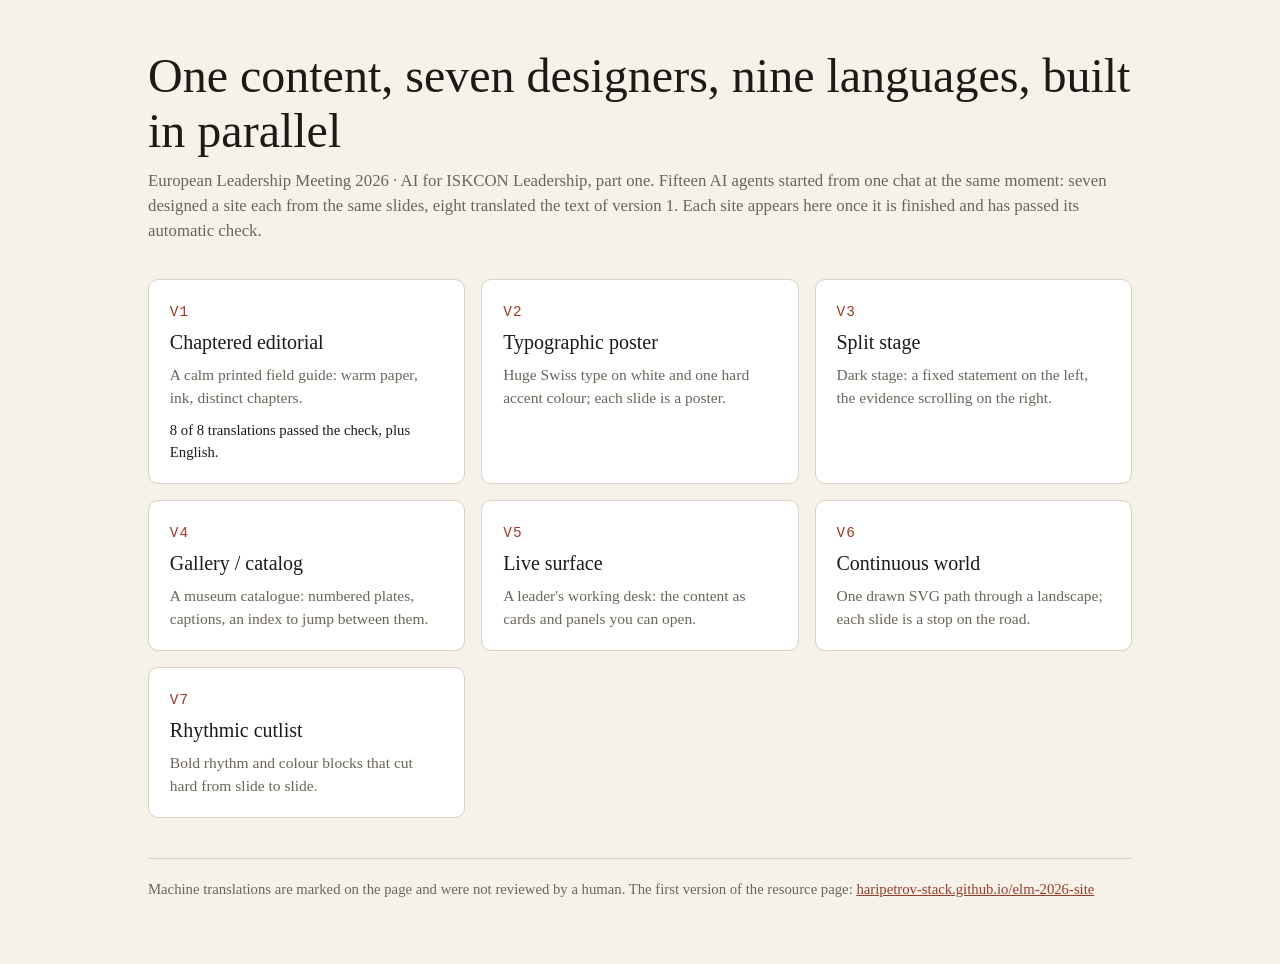
<file: index.html>
<!doctype html>
<html lang="en">
<head>
<meta charset="utf-8">
<meta name="viewport" content="width=device-width, initial-scale=1">
<title>One content, seven designers, nine languages, built in parallel</title>
<style>
  :root { --ink: #1c1a17; --paper: #f6f2ea; --muted: #6b6559; --line: #d9d1c2; --accent: #9a3b2a; }
  * { box-sizing: border-box; }
  body { margin: 0; background: var(--paper); color: var(--ink); font-family: Georgia, 'Times New Roman', serif; line-height: 1.5; }
  main { max-width: 64rem; margin: 0 auto; padding: 3rem 1.25rem 4rem; }
  h1 { font-weight: normal; font-size: clamp(1.9rem, 5vw, 3rem); line-height: 1.15; margin: 0 0 .6rem; }
  .sub { color: var(--muted); margin: 0 0 2.2rem; font-size: 1.05rem; }
  .grid { display: grid; gap: 1rem; grid-template-columns: repeat(auto-fill, minmax(17rem, 1fr)); }
  a.card { display: block; background: #fff; border: 1px solid var(--line); border-radius: 10px; padding: 1.2rem 1.3rem; color: inherit; text-decoration: none; transition: transform .2s, box-shadow .2s; }
  a.card:hover, a.card:focus-visible { transform: translateY(-3px); box-shadow: 0 10px 24px rgba(0,0,0,.08); }
  .num { font-family: 'Courier New', monospace; color: var(--accent); font-size: .9rem; letter-spacing: .08em; }
  .card h2 { font-size: 1.25rem; font-weight: normal; margin: .2rem 0 .4rem; }
  .card p { margin: 0; color: var(--muted); font-size: .97rem; }
  .card .langs { margin-top: .6rem; color: var(--ink); font-size: .92rem; }
  .status { margin: 1.4rem 0 0; color: var(--muted); }
  footer { margin-top: 2.5rem; color: var(--muted); font-size: .92rem; border-top: 1px solid var(--line); padding-top: 1.2rem; }
  footer a { color: var(--accent); }
</style>
</head>
<body>
<main>
  <h1>One content, seven designers, nine languages, built in parallel</h1>
  <p class="sub">European Leadership Meeting 2026 · AI for ISKCON Leadership, part one. Fifteen AI agents started from one chat at the same moment: seven designed a site each from the same slides, eight translated the text of version 1. Each site appears here once it is finished and has passed its automatic check.</p>
  <div class="grid">
    <a class="card" href="v1/">
      <span class="num">V1</span>
      <h2>Chaptered editorial</h2>
      <p>A calm printed field guide: warm paper, ink, distinct chapters.</p>
      <p class="langs">8 of 8 translations passed the check, plus English.</p>
    </a>
    <a class="card" href="v2/">
      <span class="num">V2</span>
      <h2>Typographic poster</h2>
      <p>Huge Swiss type on white and one hard accent colour; each slide is a poster.</p>
    </a>
    <a class="card" href="v3/">
      <span class="num">V3</span>
      <h2>Split stage</h2>
      <p>Dark stage: a fixed statement on the left, the evidence scrolling on the right.</p>
    </a>
    <a class="card" href="v4/">
      <span class="num">V4</span>
      <h2>Gallery / catalog</h2>
      <p>A museum catalogue: numbered plates, captions, an index to jump between them.</p>
    </a>
    <a class="card" href="v5/">
      <span class="num">V5</span>
      <h2>Live surface</h2>
      <p>A leader&#x27;s working desk: the content as cards and panels you can open.</p>
    </a>
    <a class="card" href="v6/">
      <span class="num">V6</span>
      <h2>Continuous world</h2>
      <p>One drawn SVG path through a landscape; each slide is a stop on the road.</p>
    </a>
    <a class="card" href="v7/">
      <span class="num">V7</span>
      <h2>Rhythmic cutlist</h2>
      <p>Bold rhythm and colour blocks that cut hard from slide to slide.</p>
    </a>
  </div>
  <footer>
    Machine translations are marked on the page and were not reviewed by a human. The first version of the resource page: <a href="https://haripetrov-stack.github.io/elm-2026-site/">haripetrov-stack.github.io/elm-2026-site</a>
  </footer>
</main>
</body>
</html>
</file>
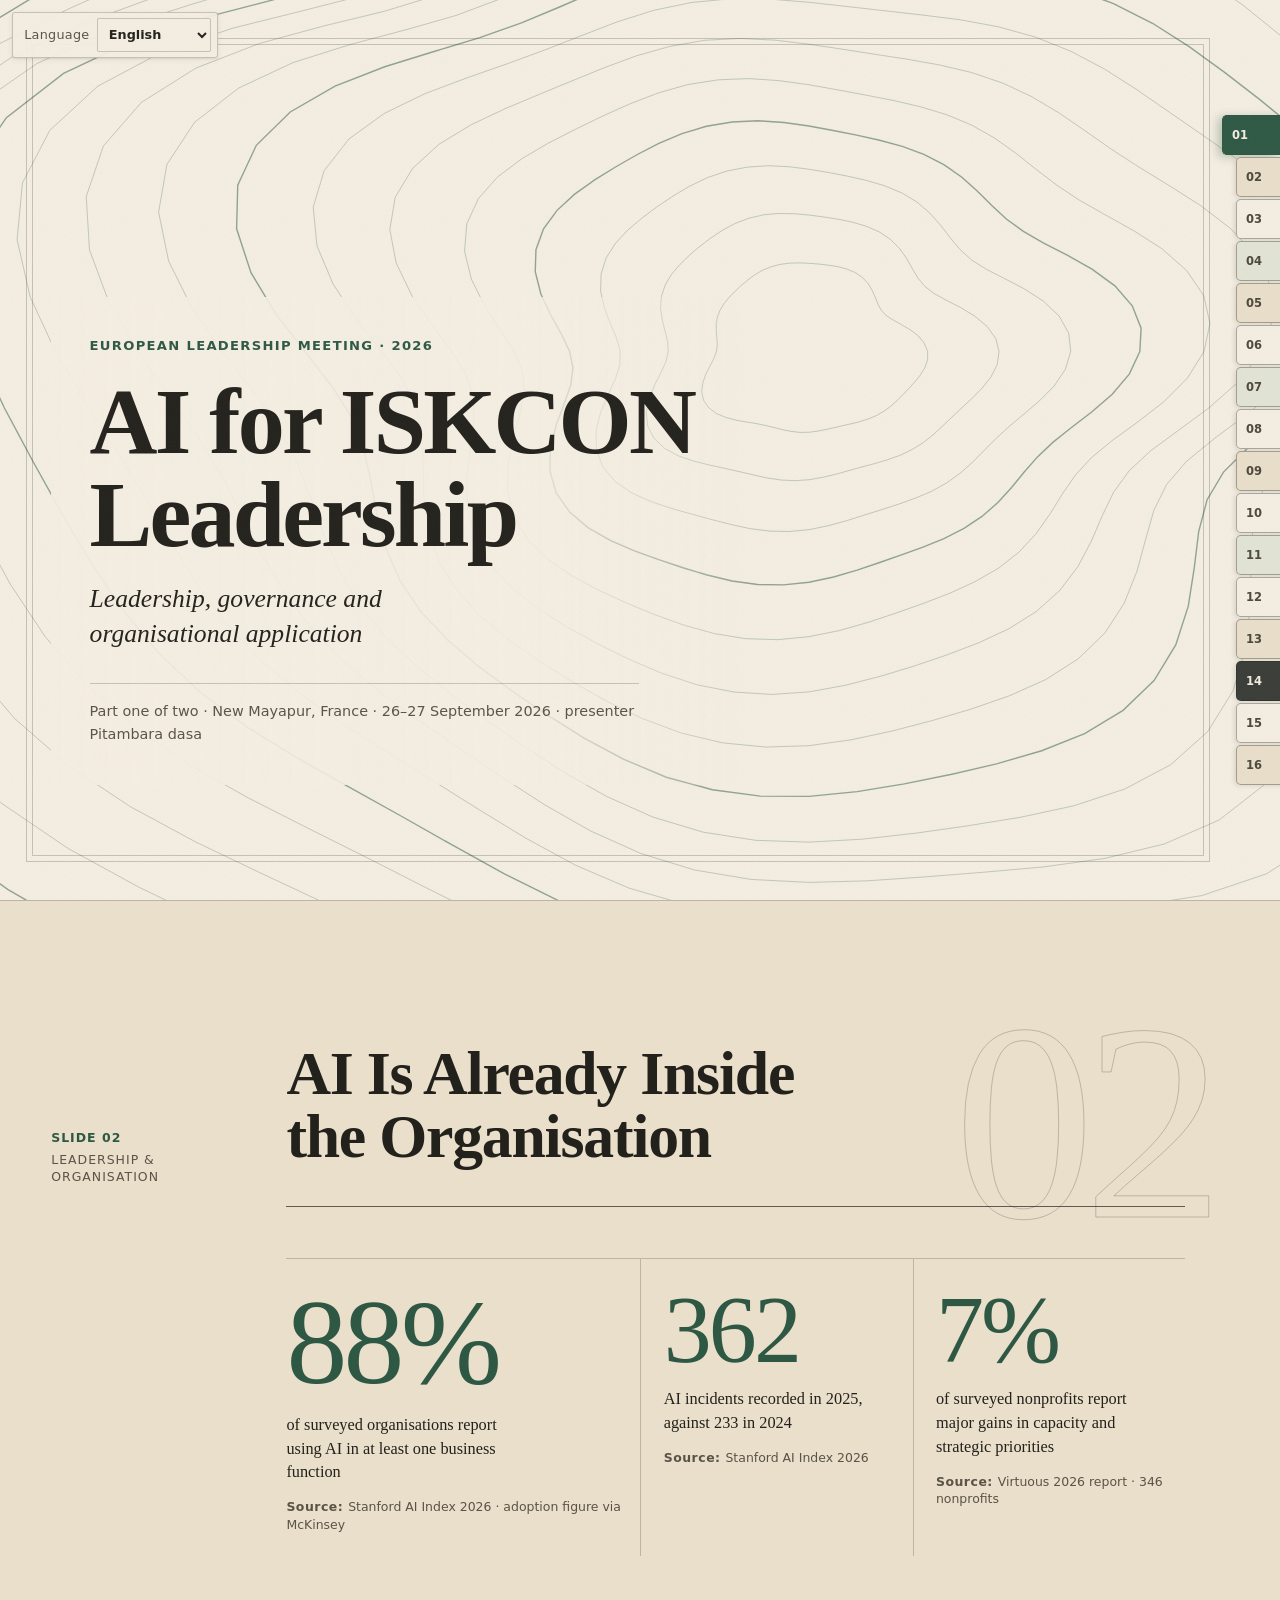
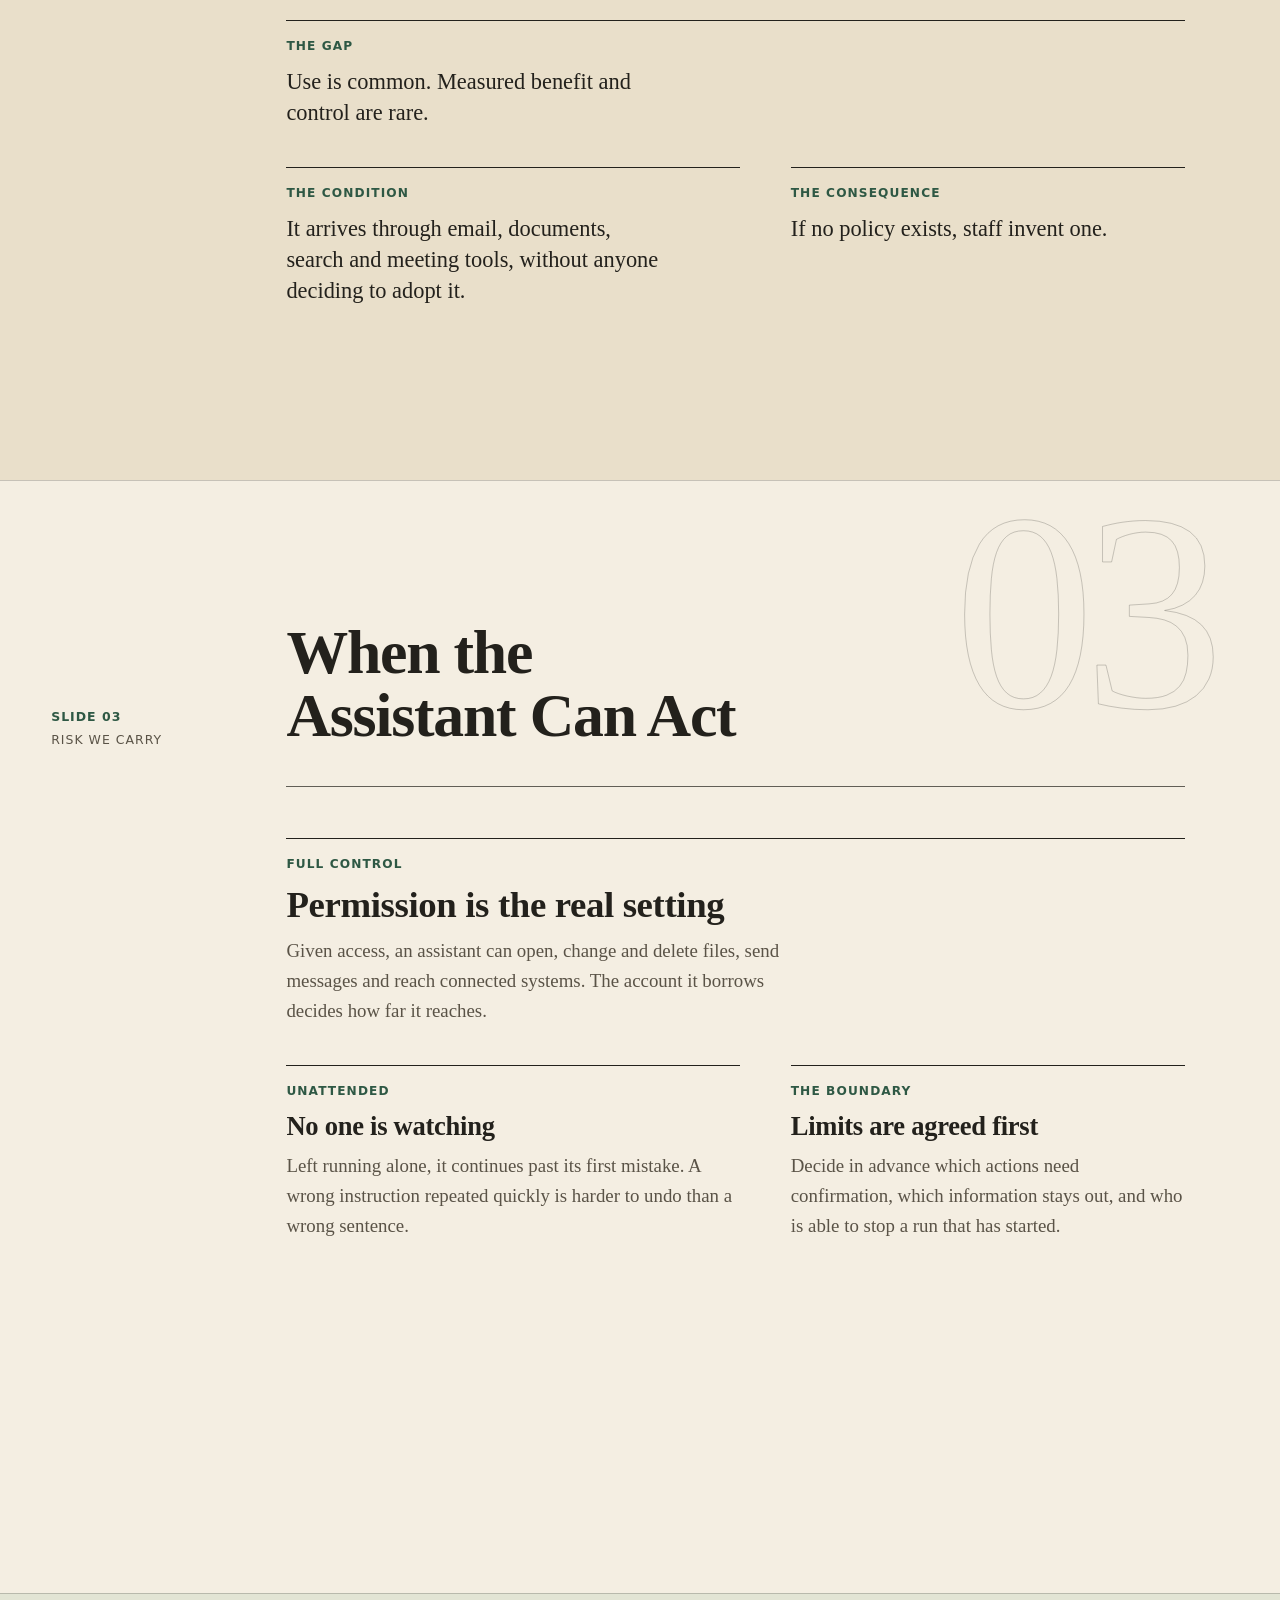
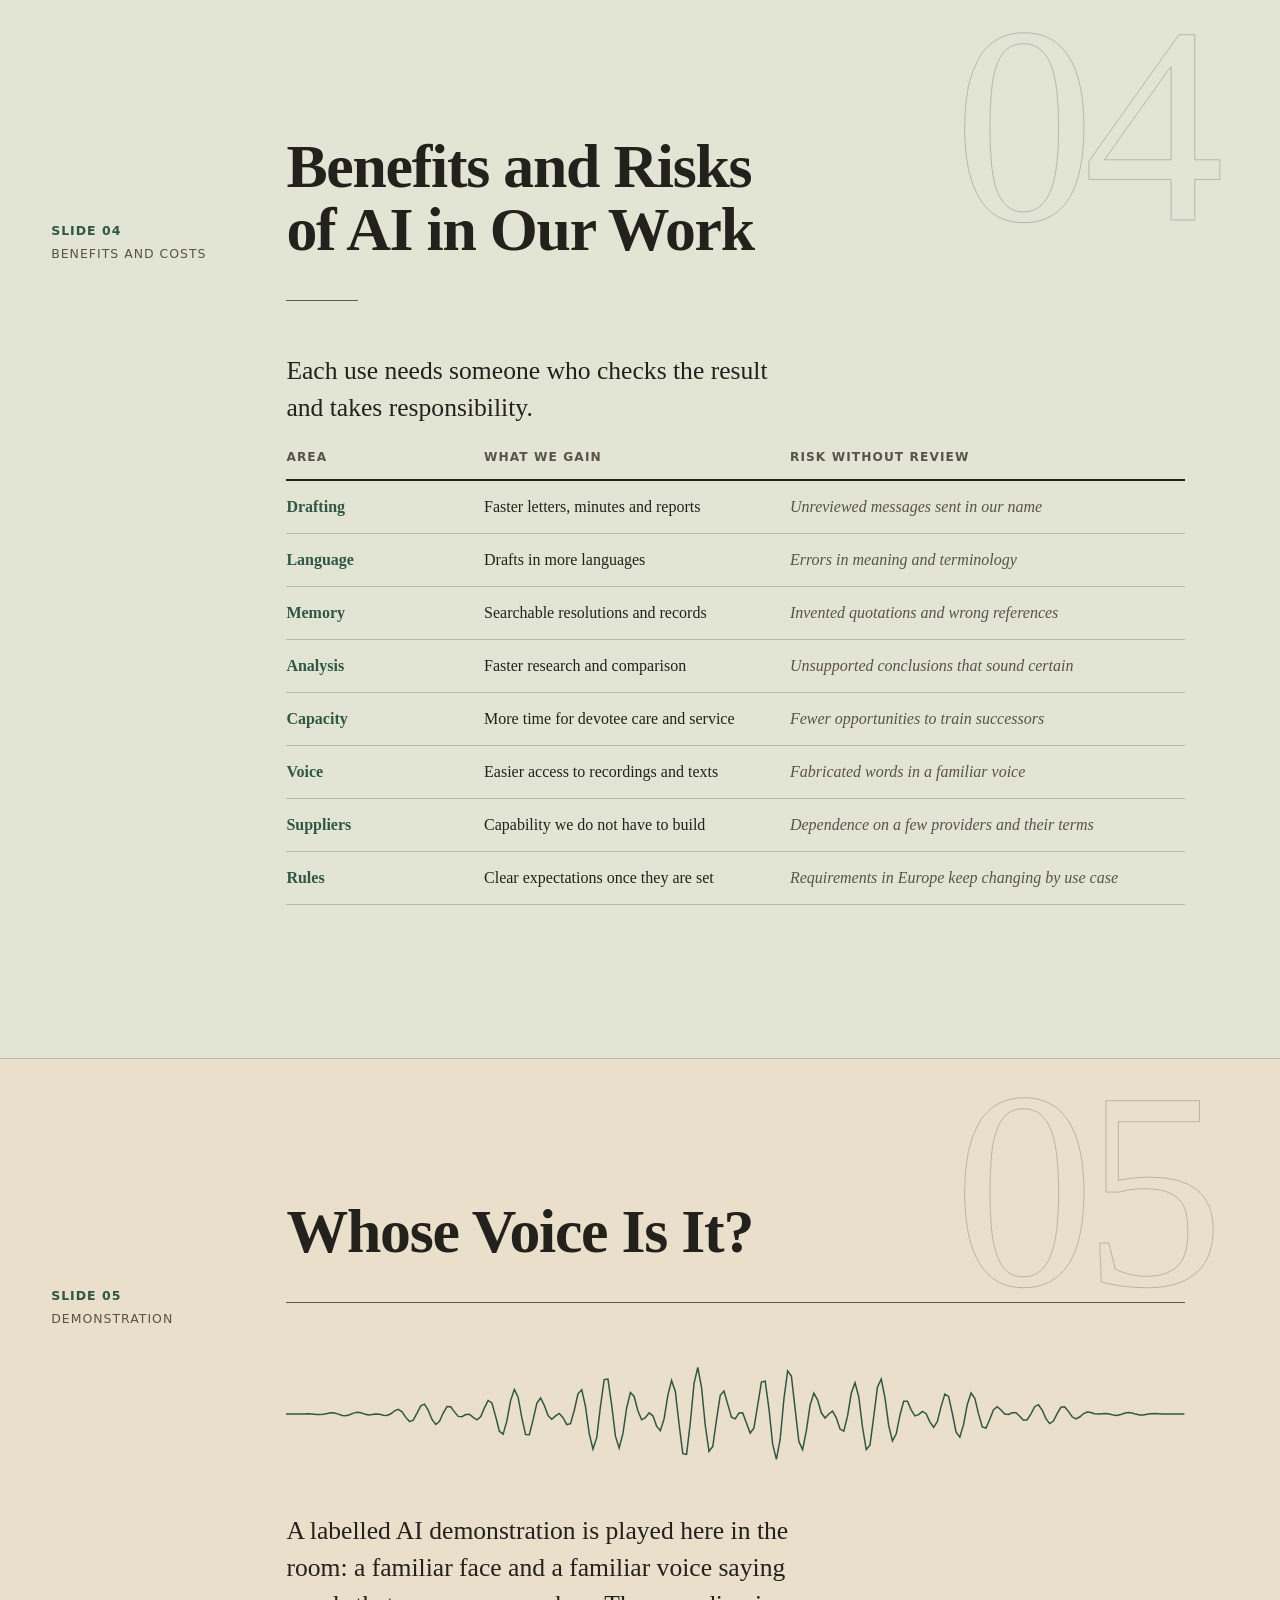
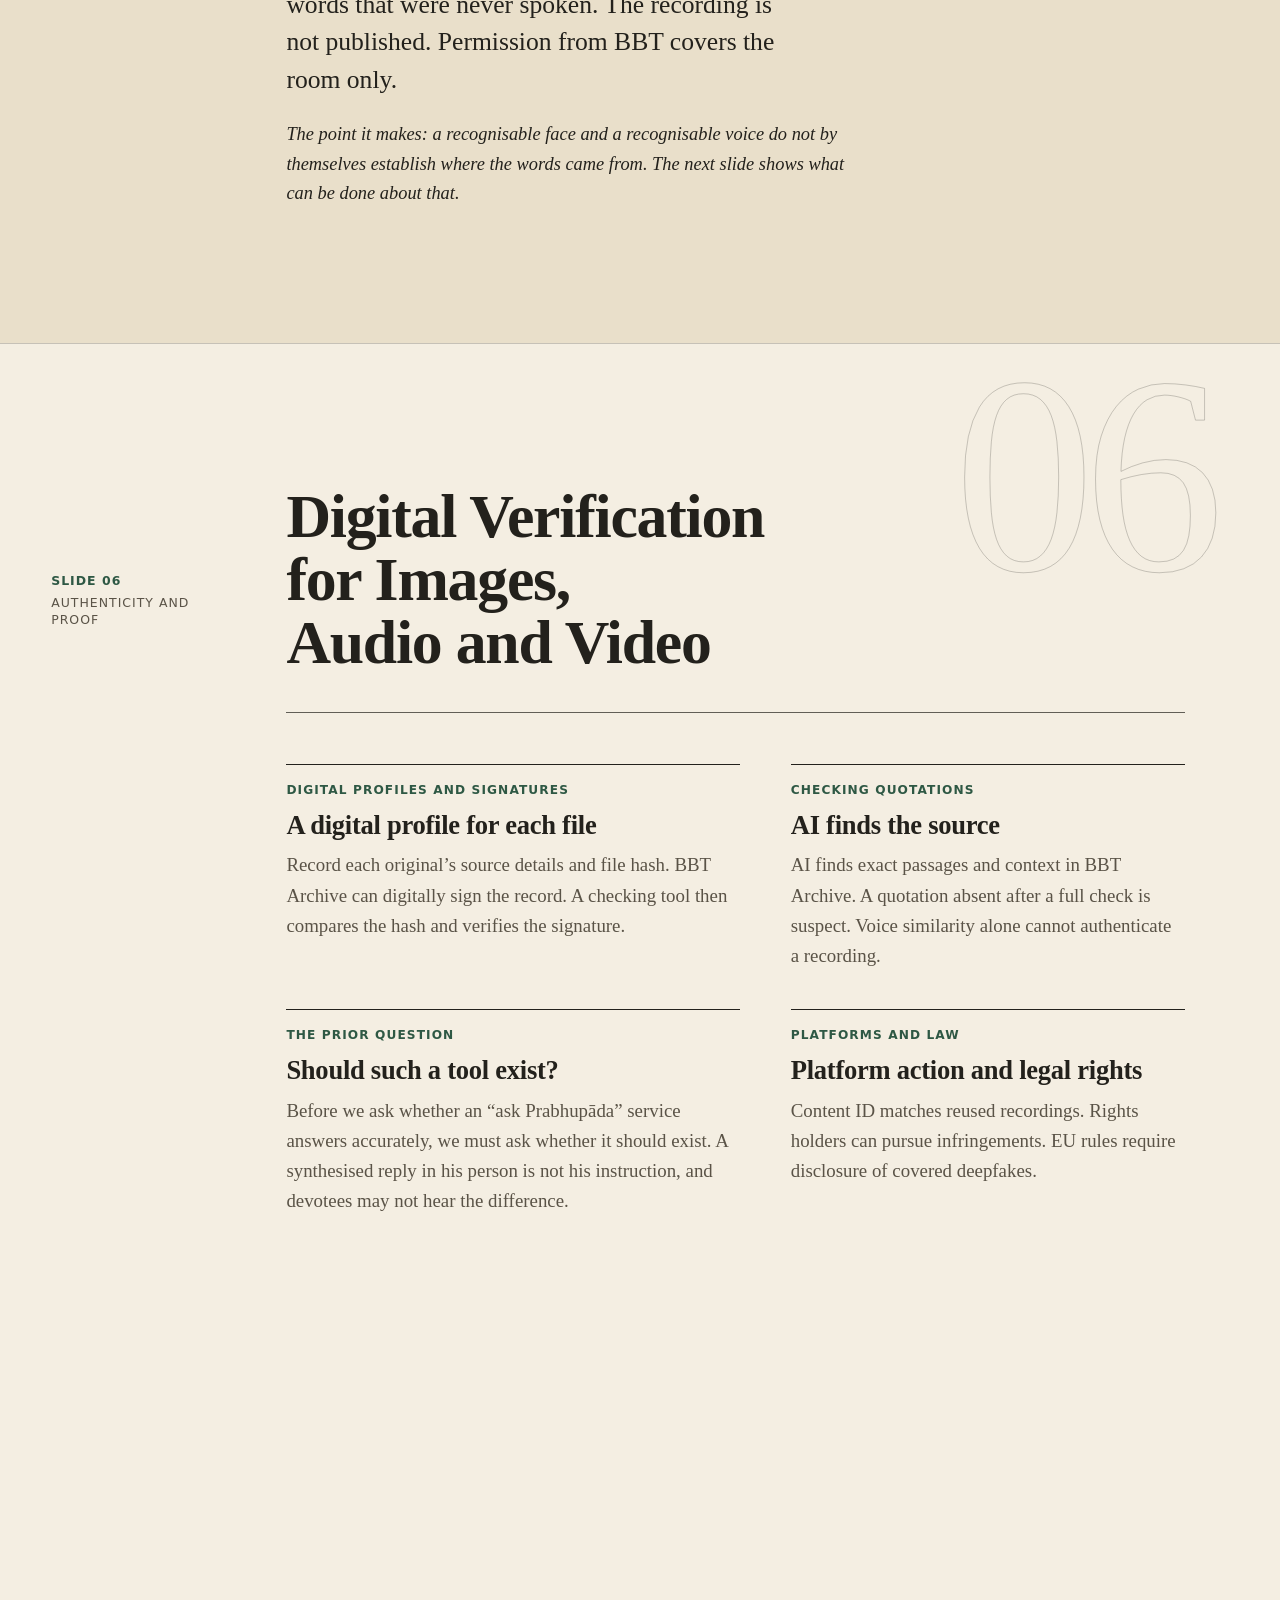
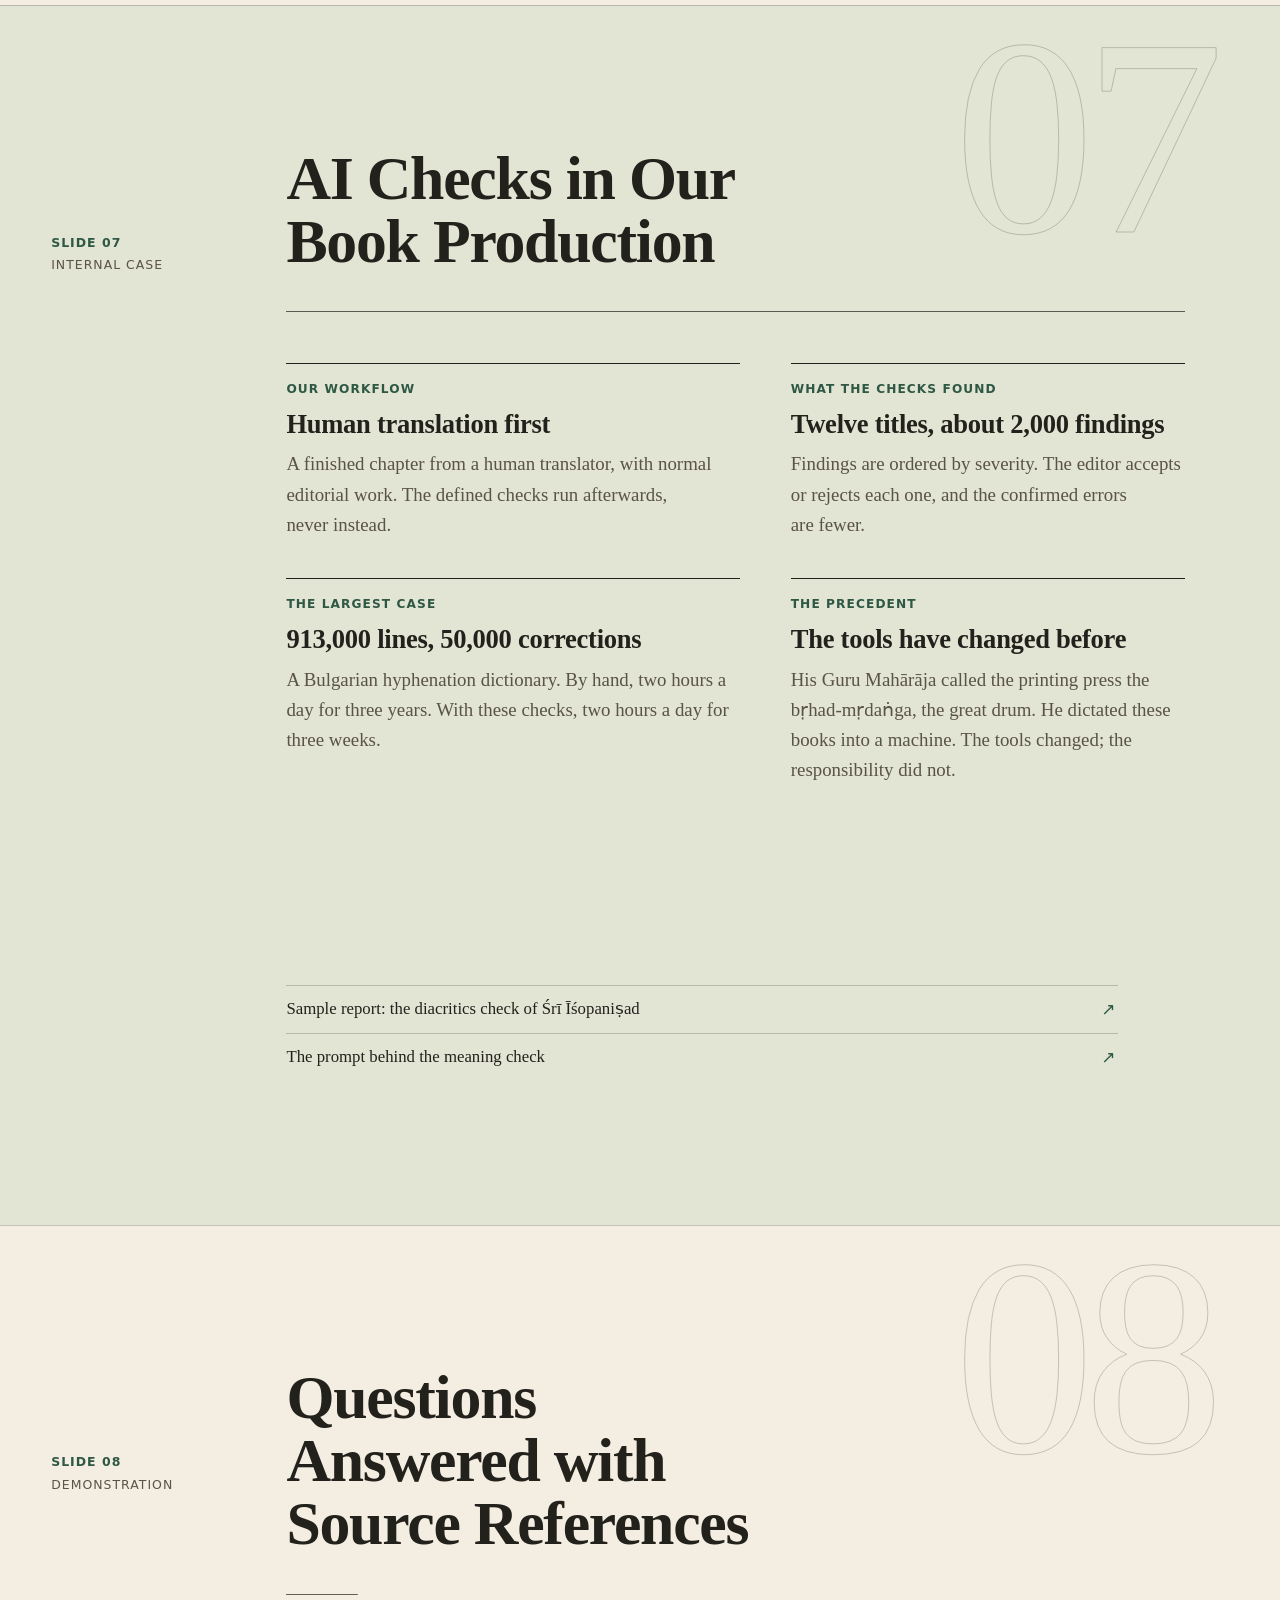
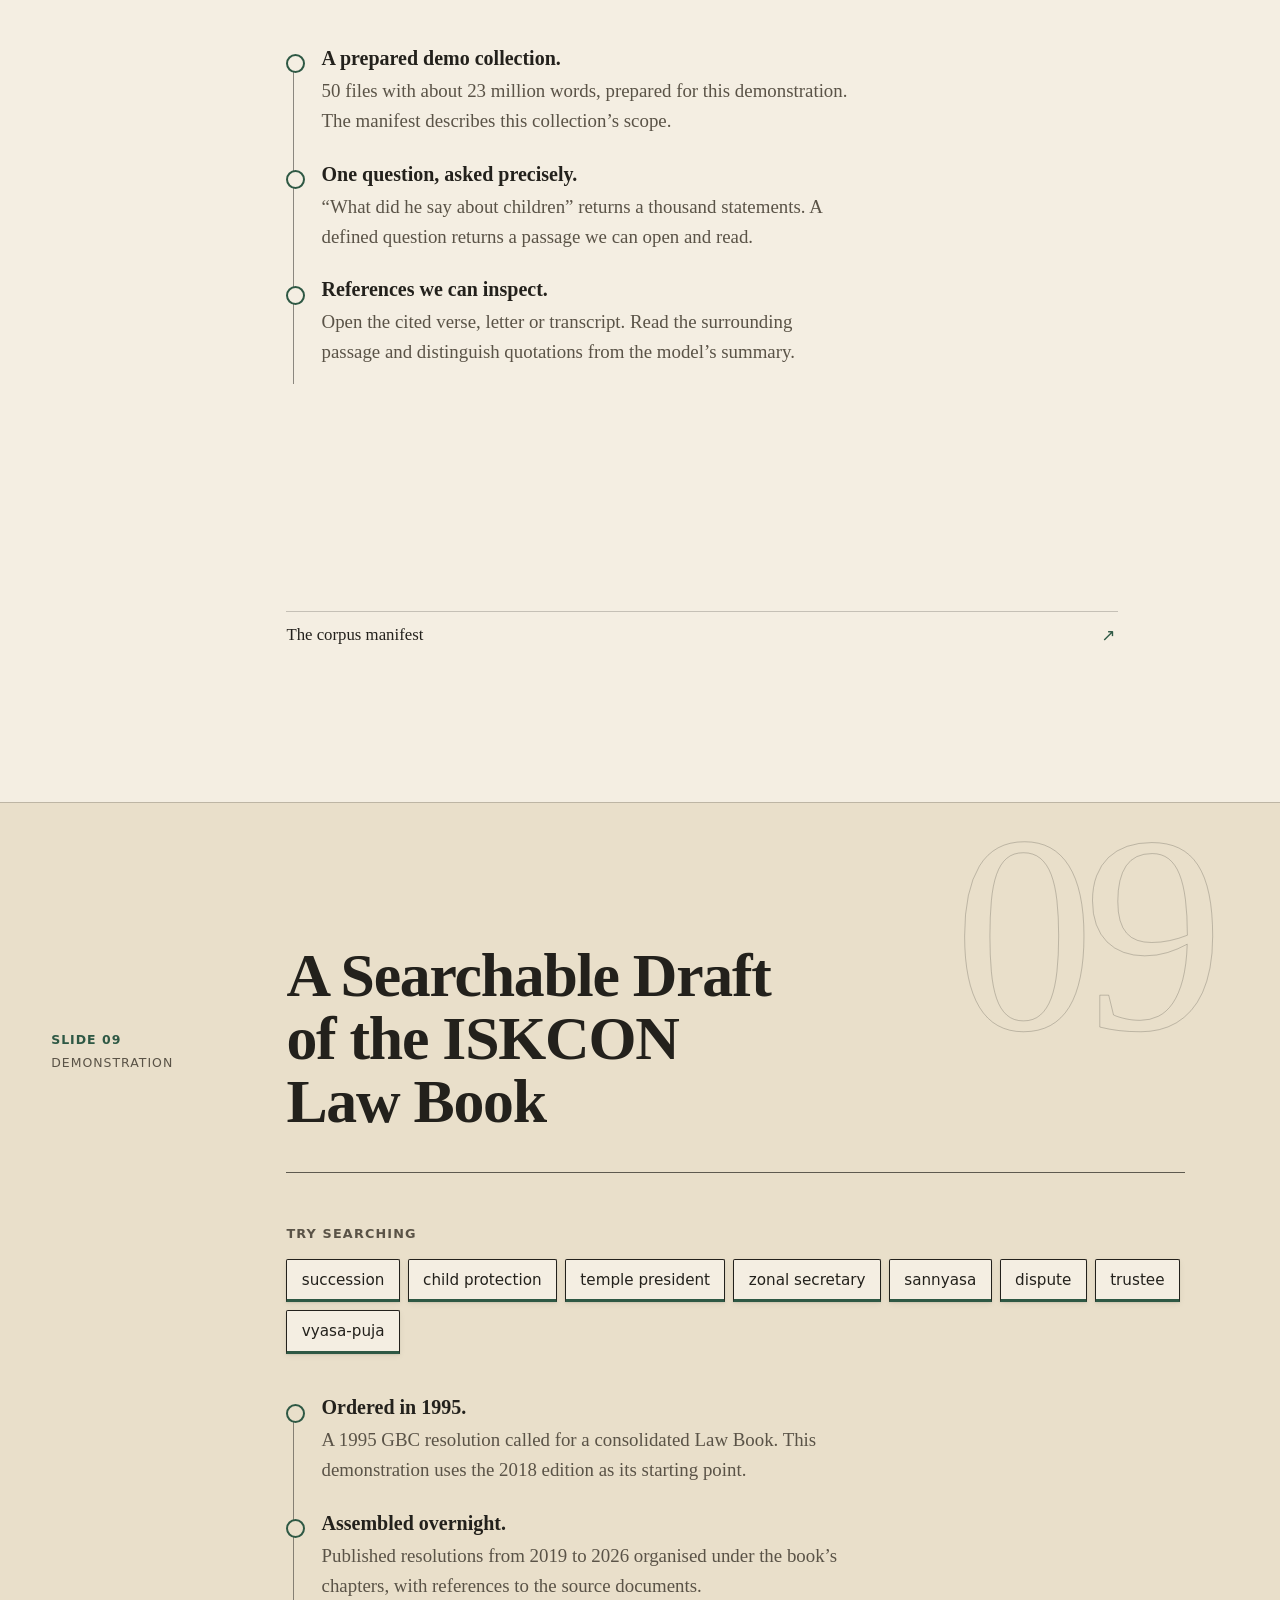
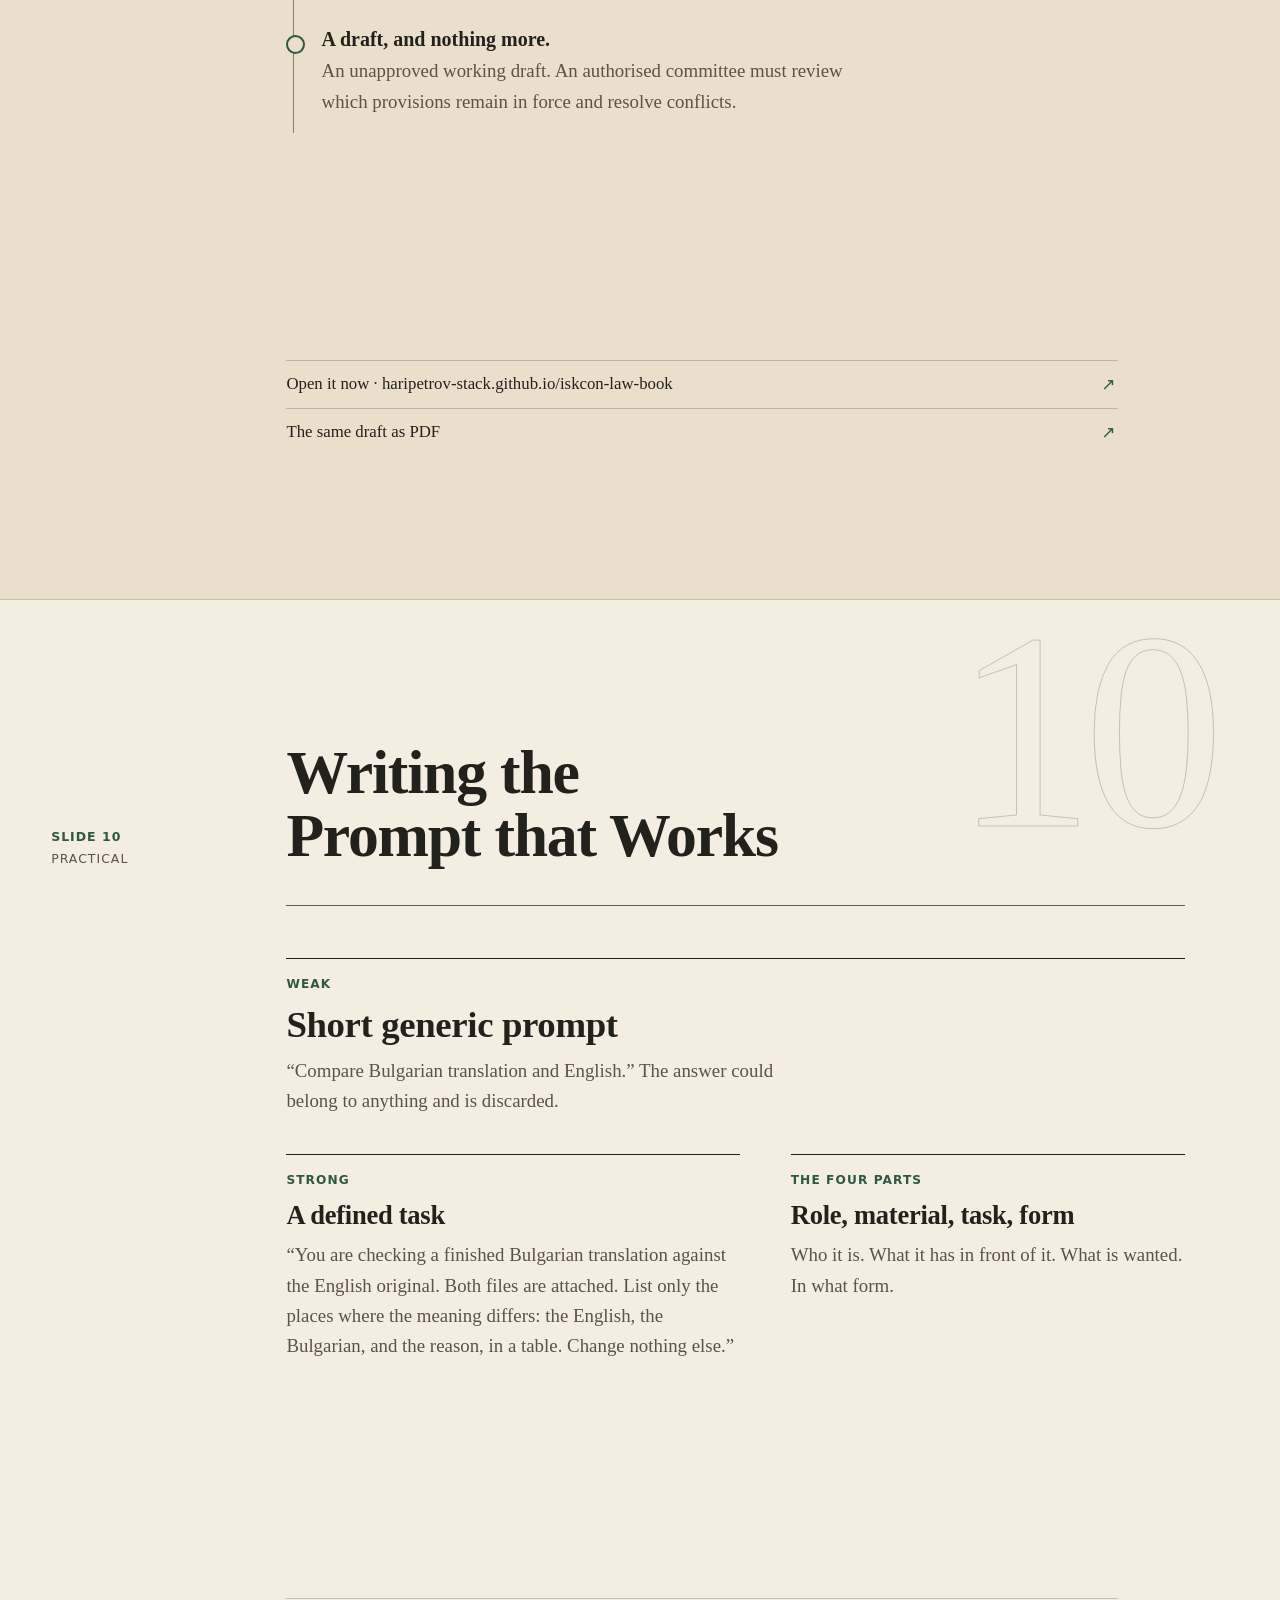
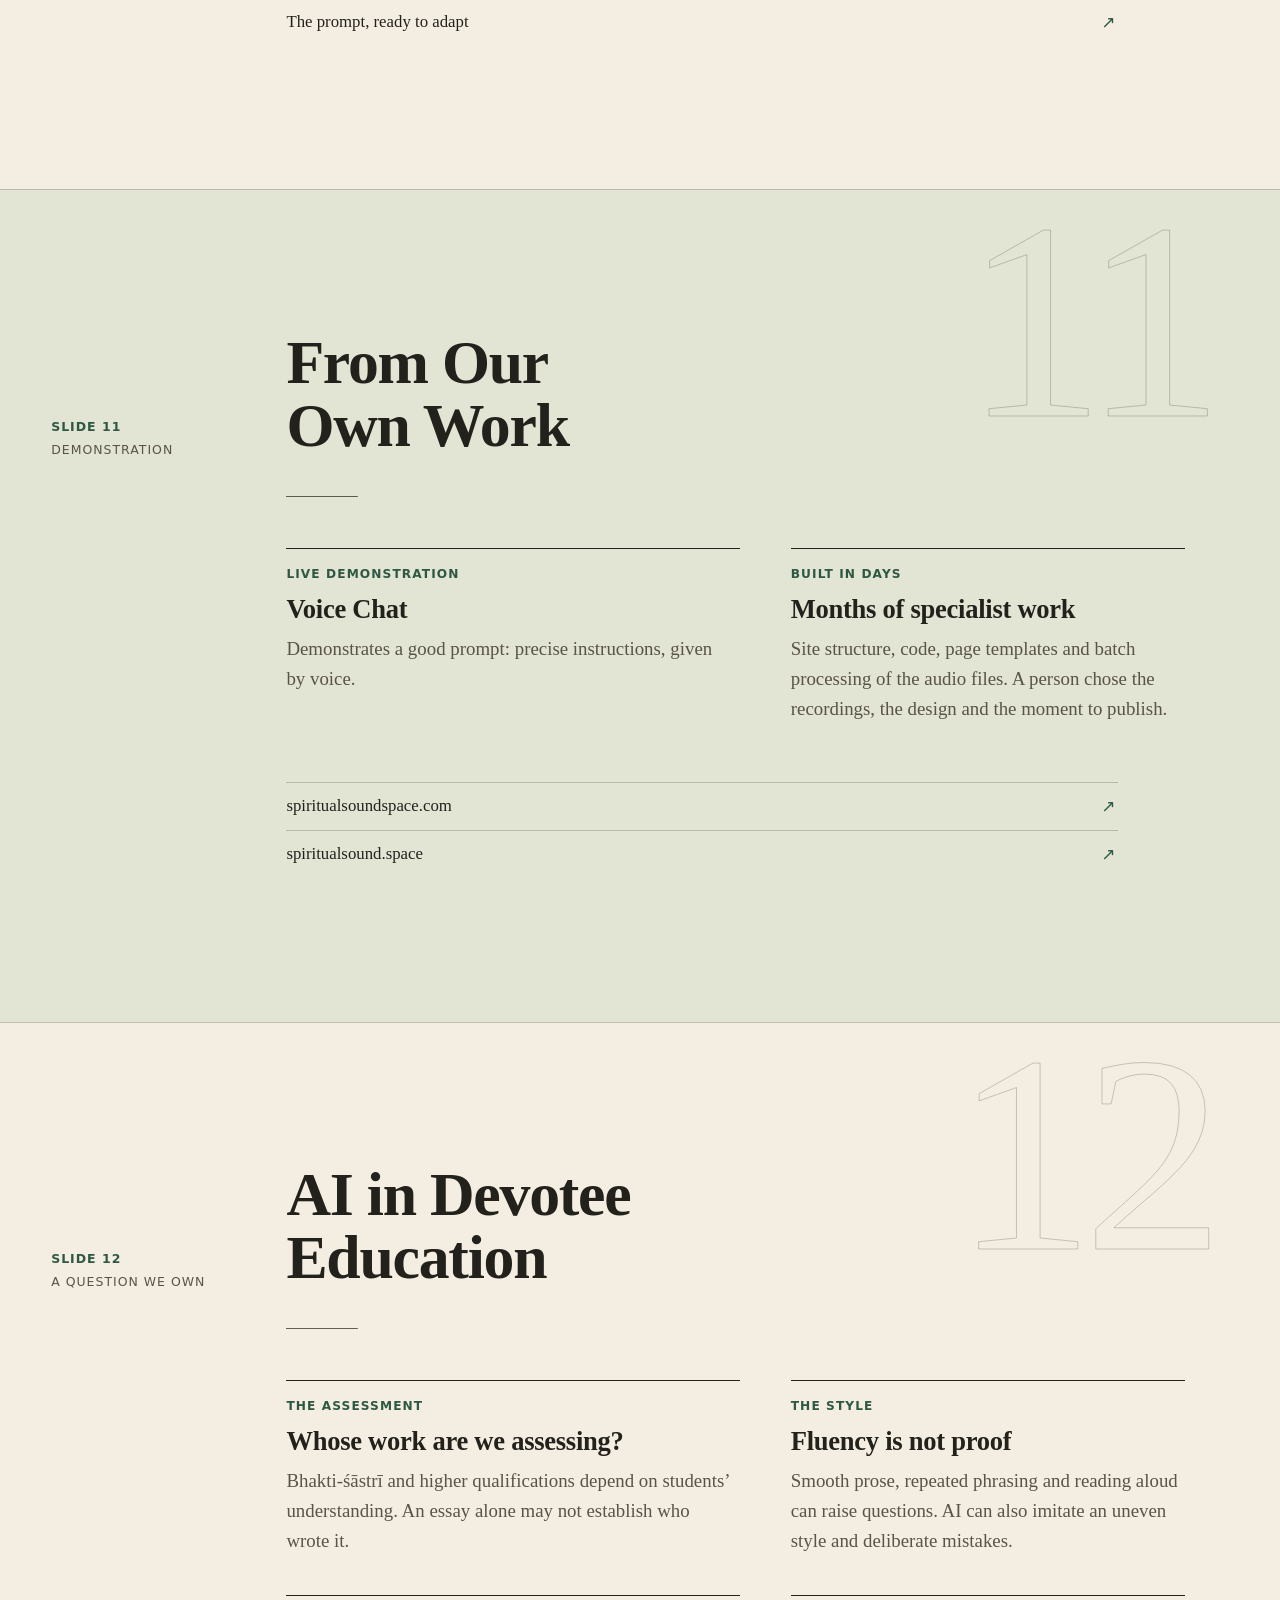
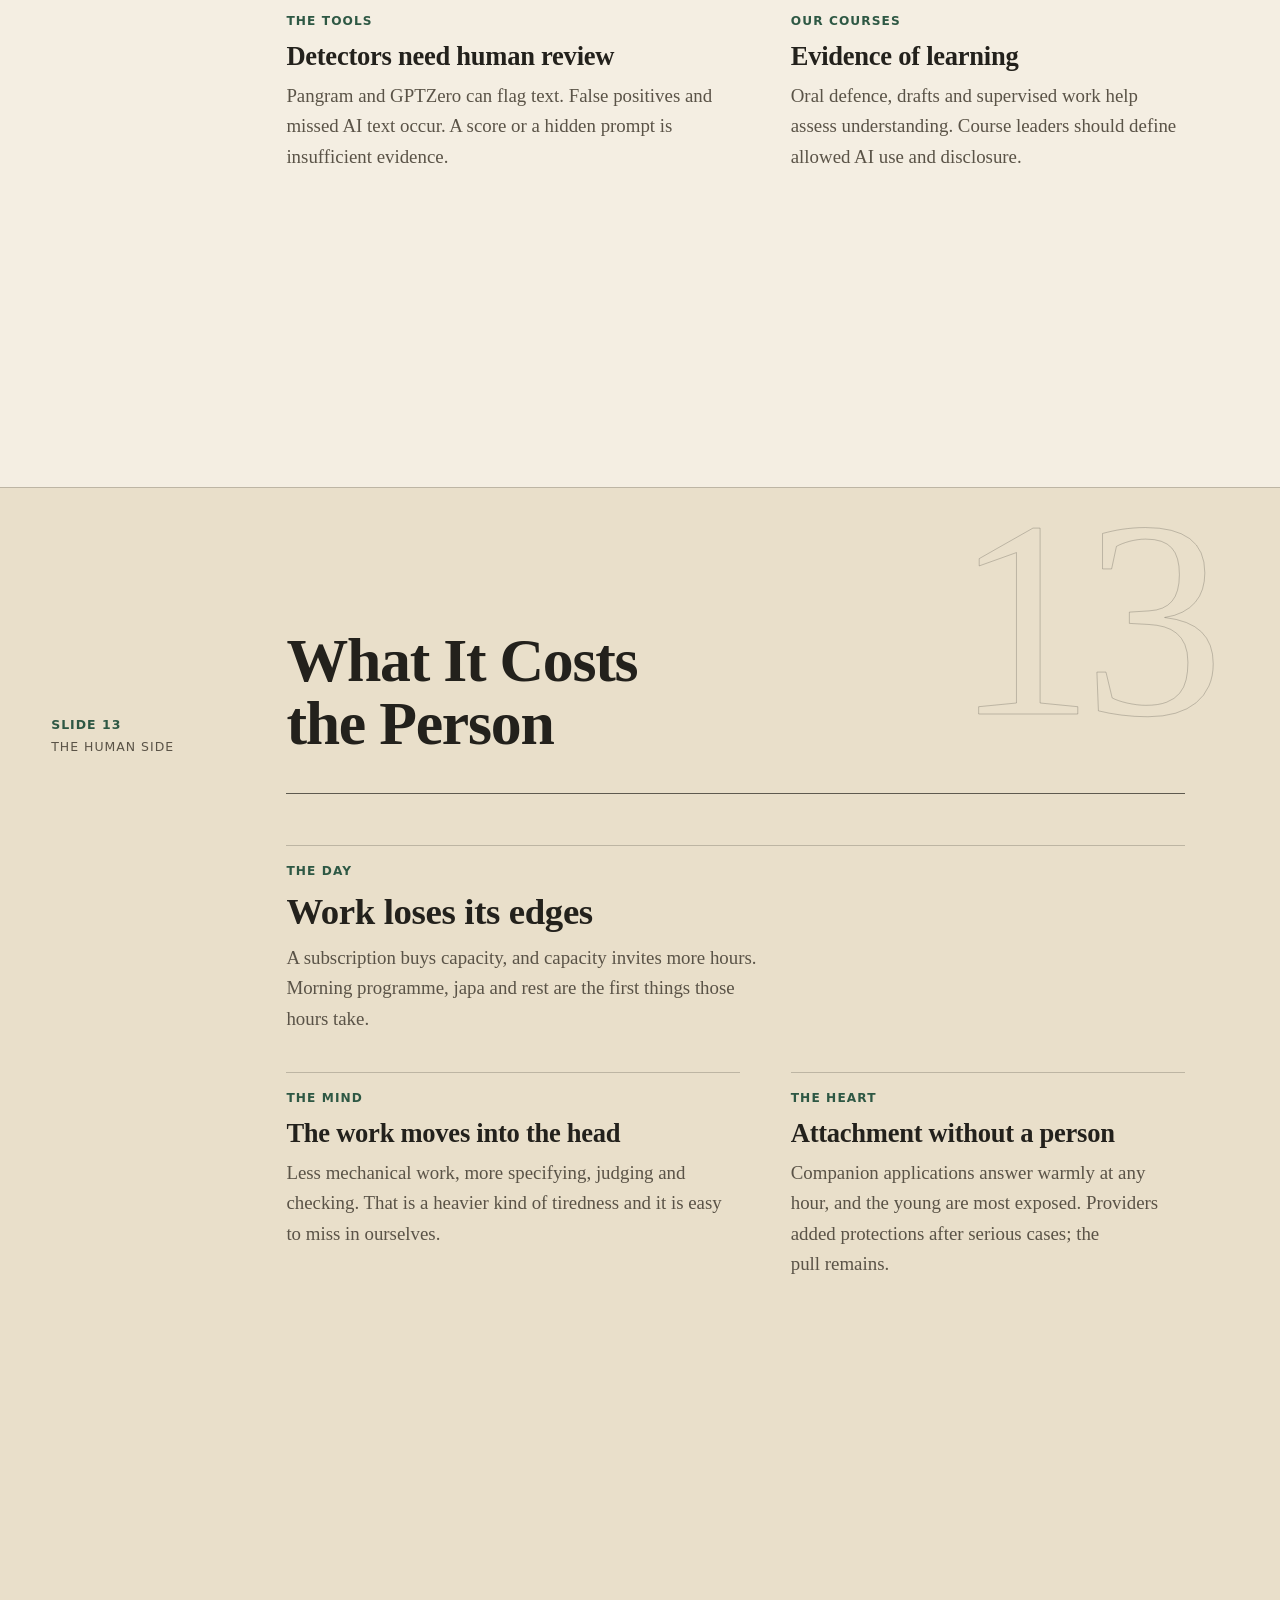
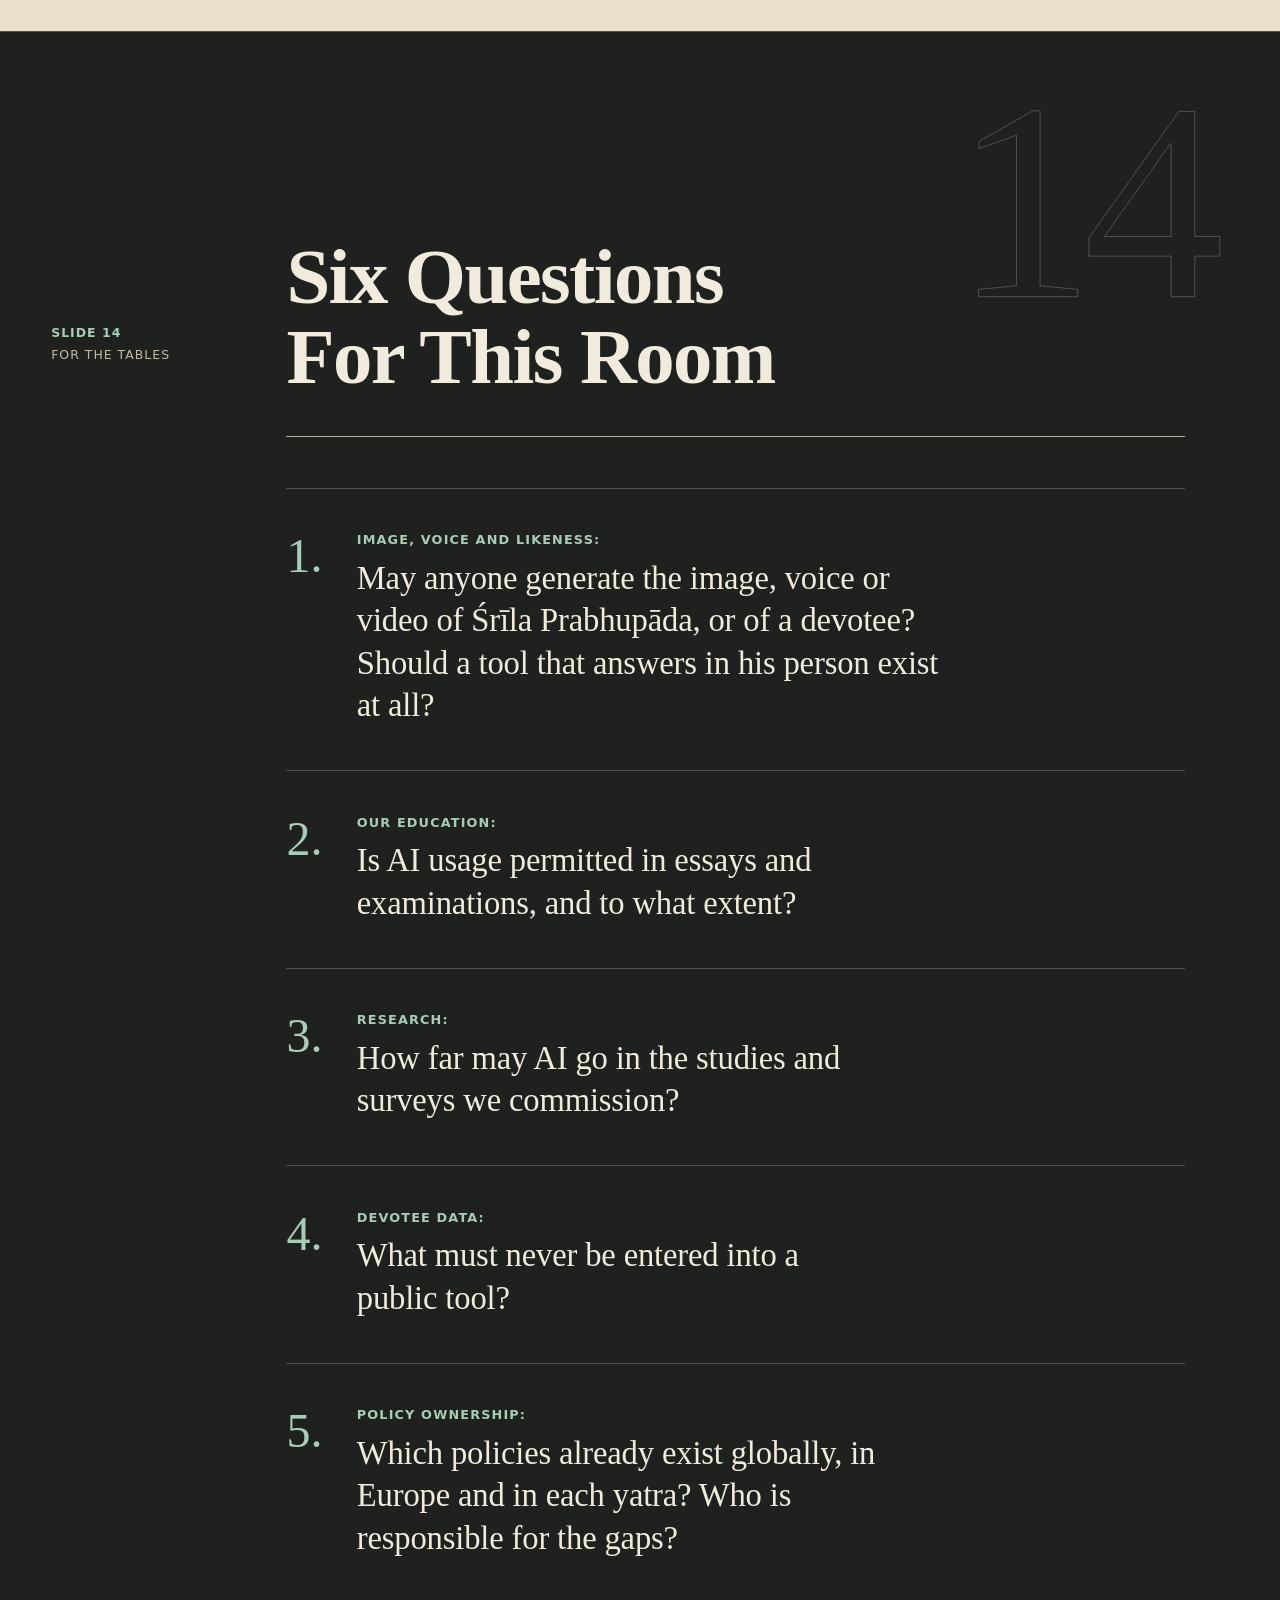
<file: v1/index.html>
<!doctype html>
<html lang="en">
<head>
<meta charset="utf-8">
<meta name="viewport" content="width=device-width, initial-scale=1">
<meta name="color-scheme" content="light">
<title>ELM 2026</title>
<link rel="icon" href="data:,">
<link rel="stylesheet" href="styles.css">
</head>
<body>
<div class="masthead" id="masthead">
  <label class="masthead__label" for="lang" id="lang-label">Language</label>
  <select id="lang" class="masthead__select"></select>
</div>
<p class="notice" id="notice" role="note" hidden></p>
<main id="guide" class="guide" tabindex="-1"></main>
<nav id="thumbs" class="thumbs"></nav>
<script src="app.js" defer></script>
</body>
</html>
</file>
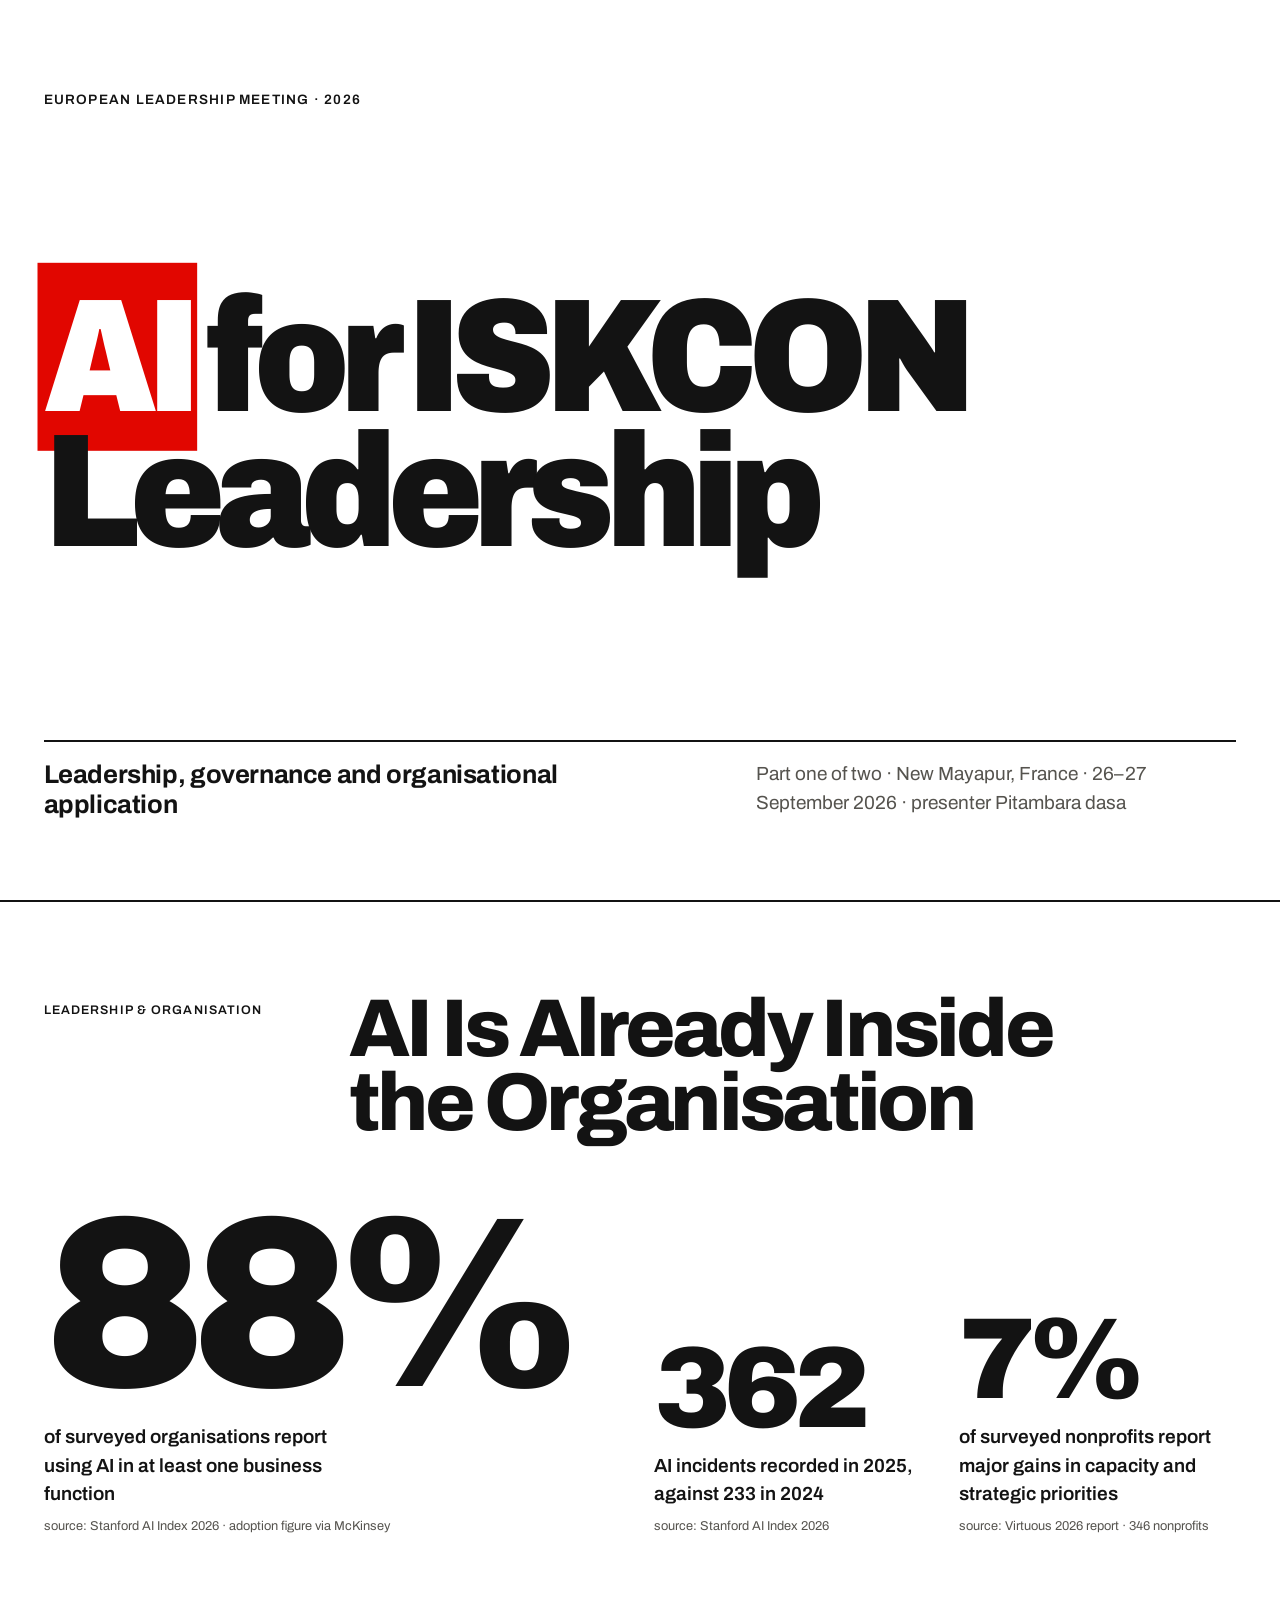
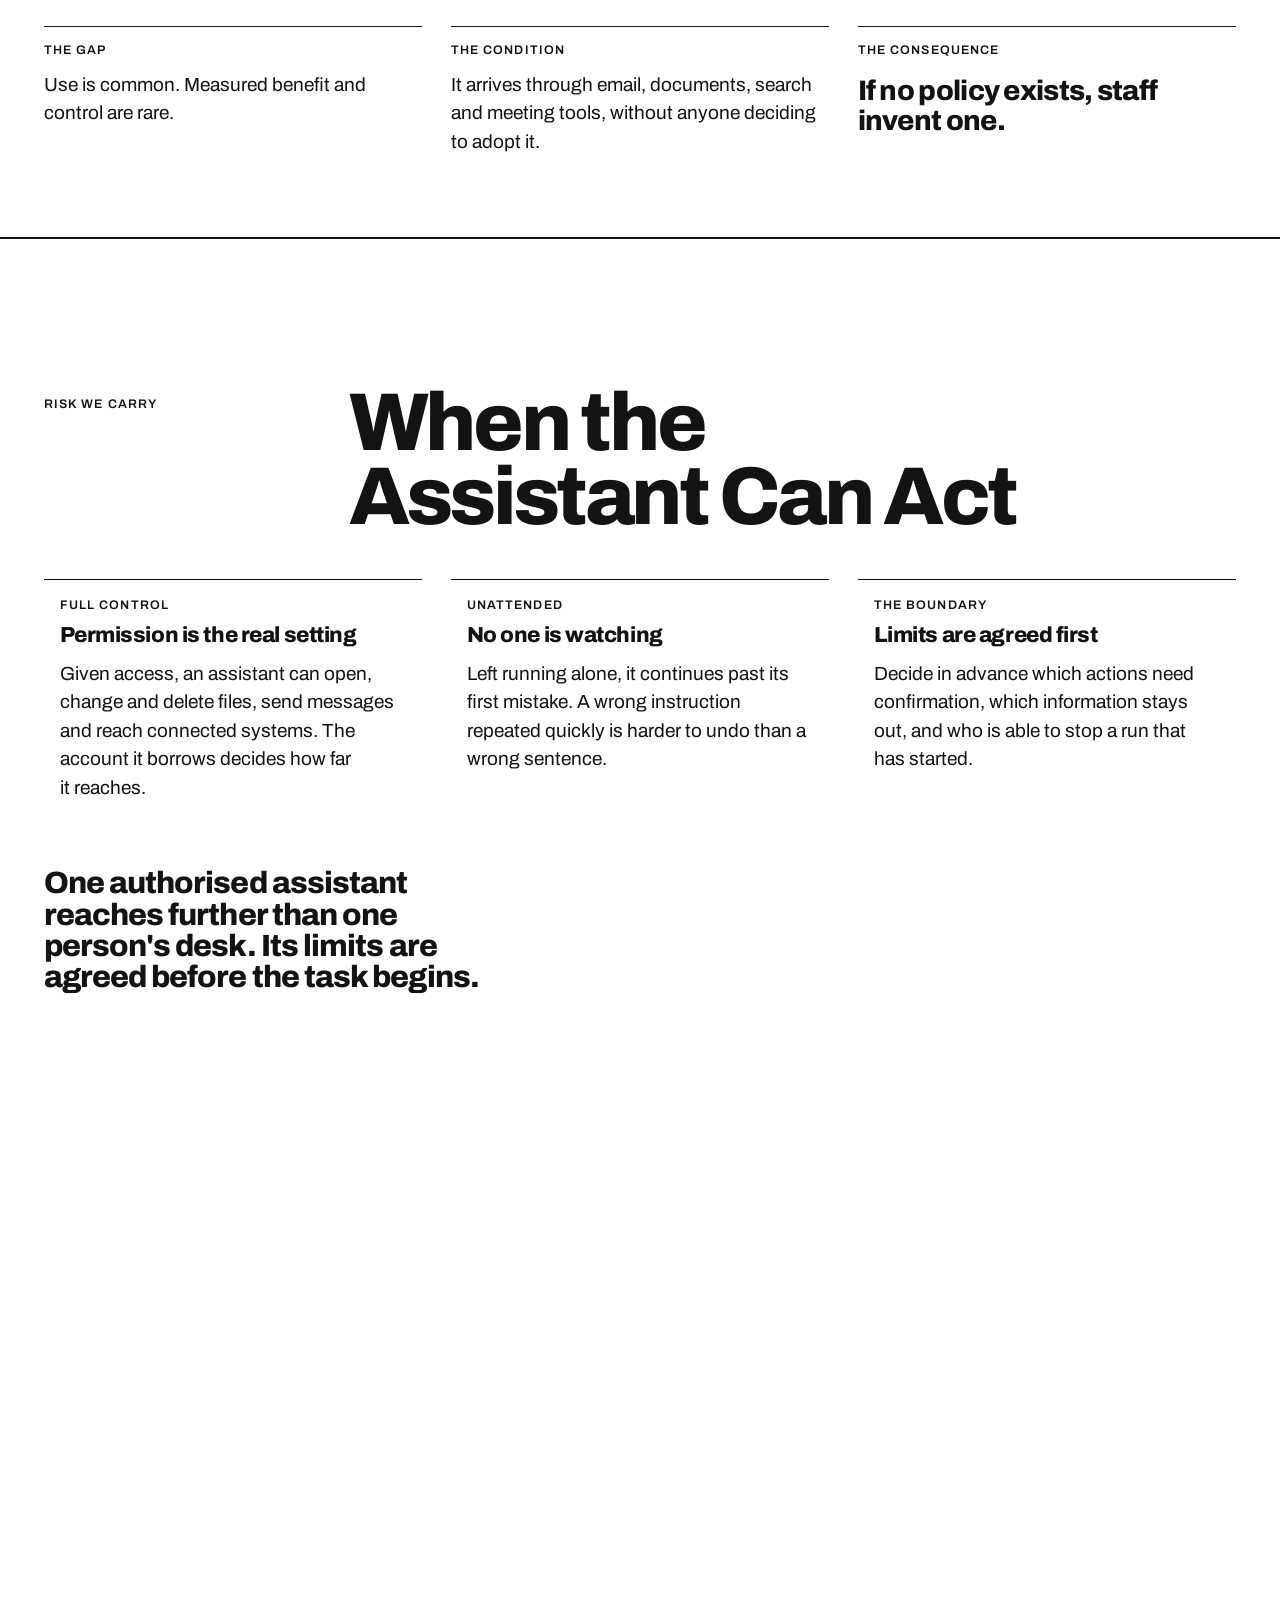
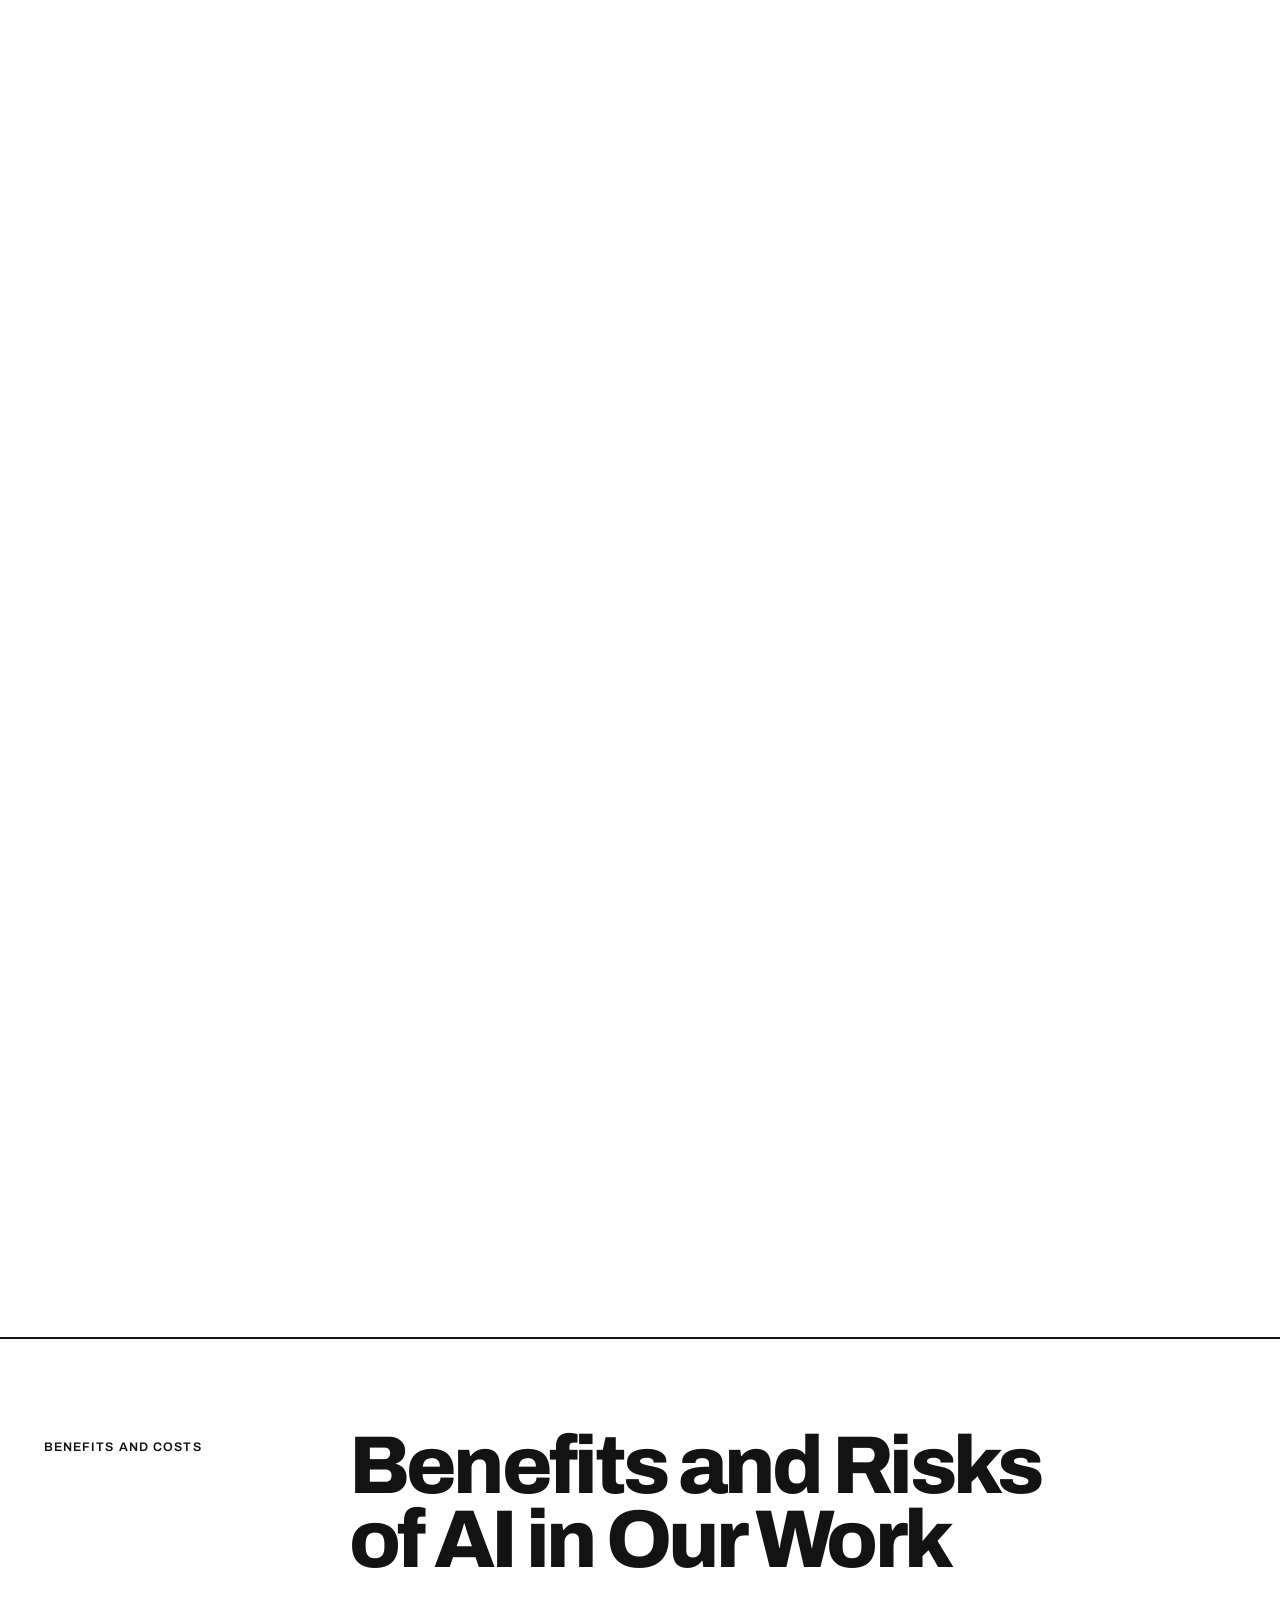
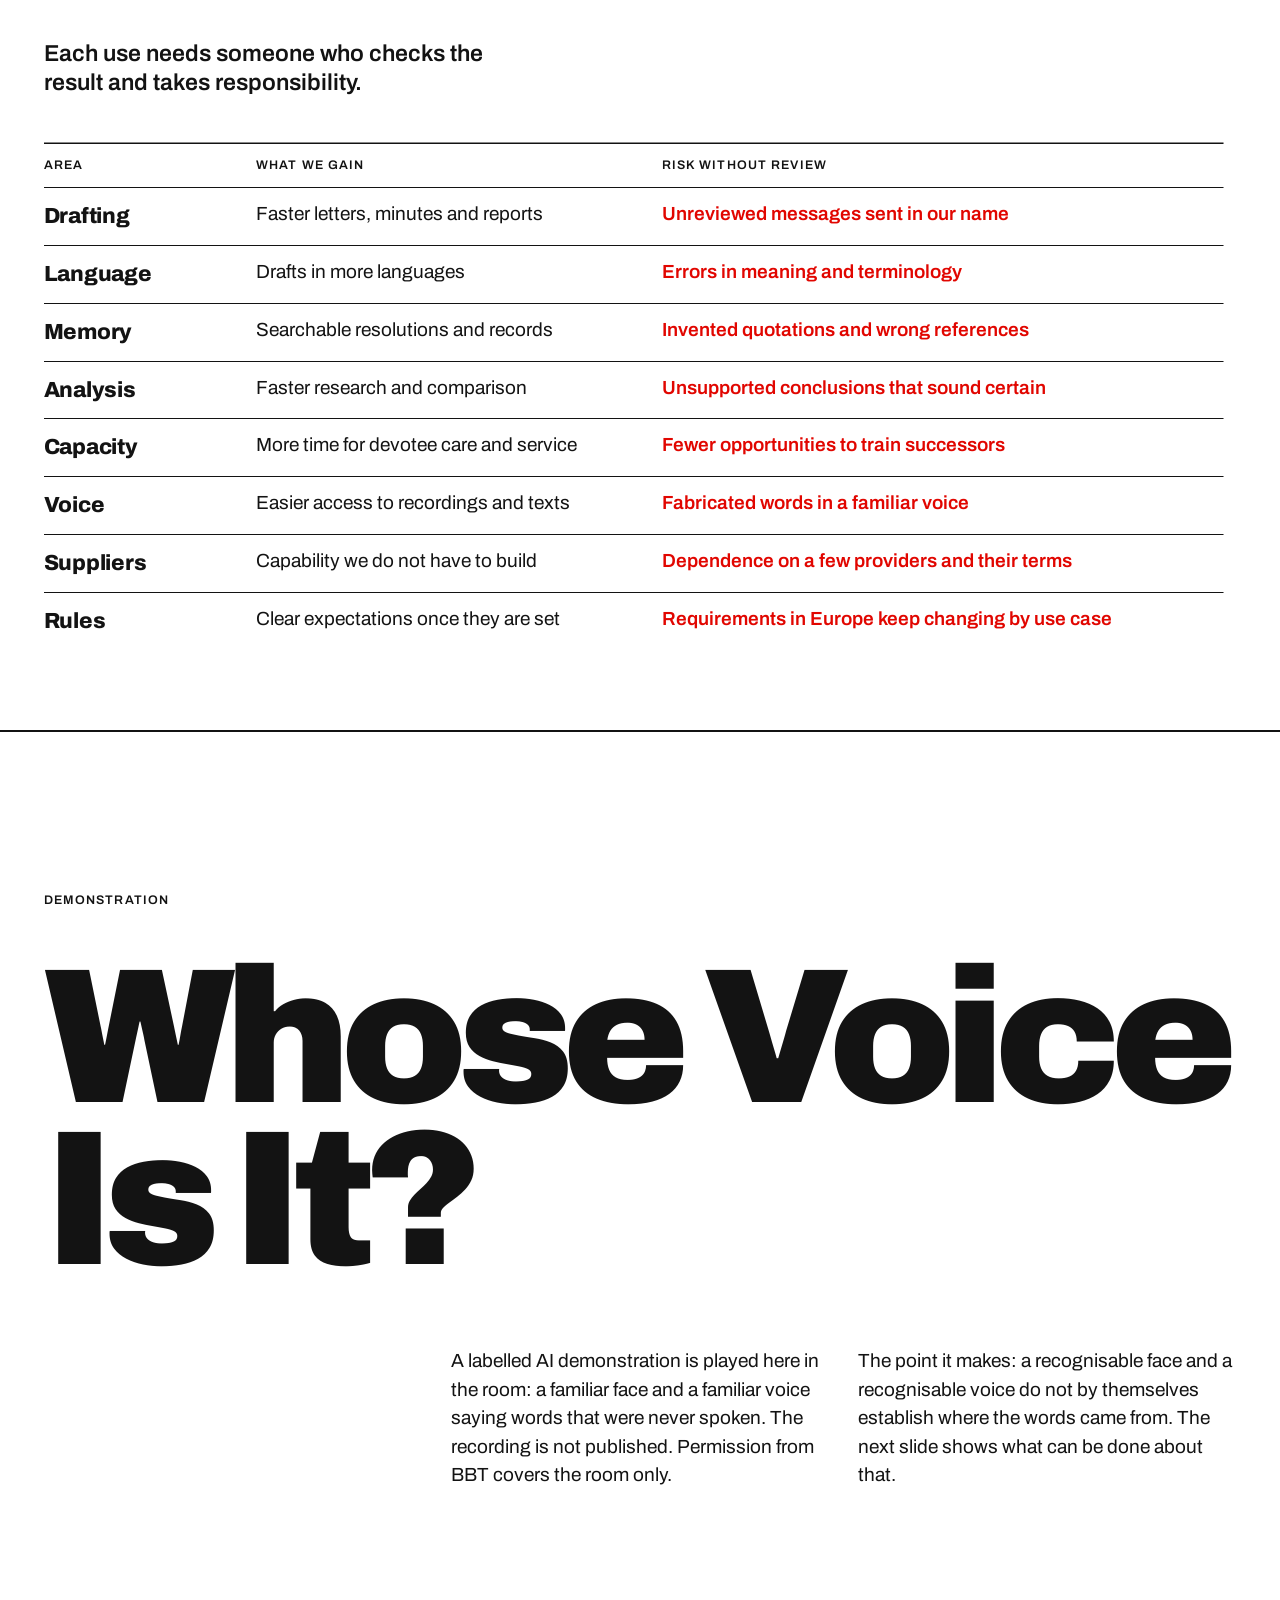
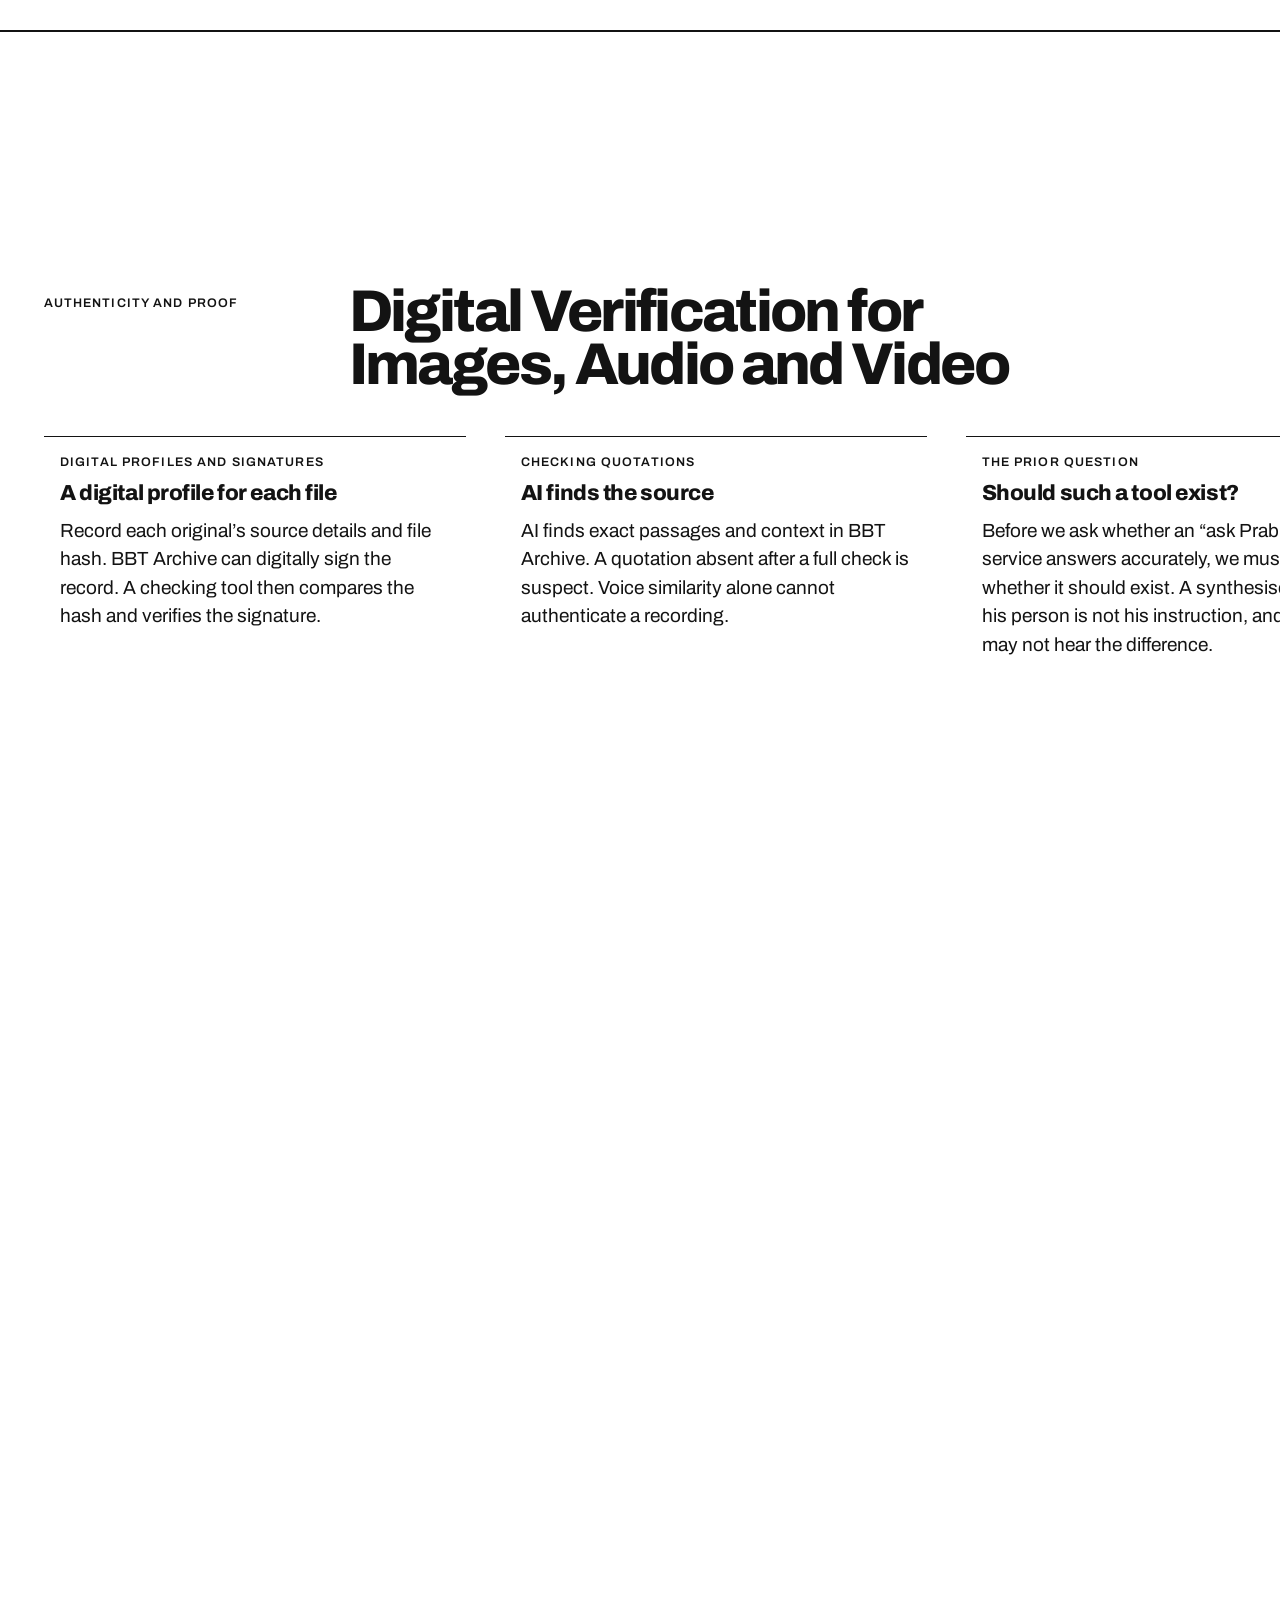
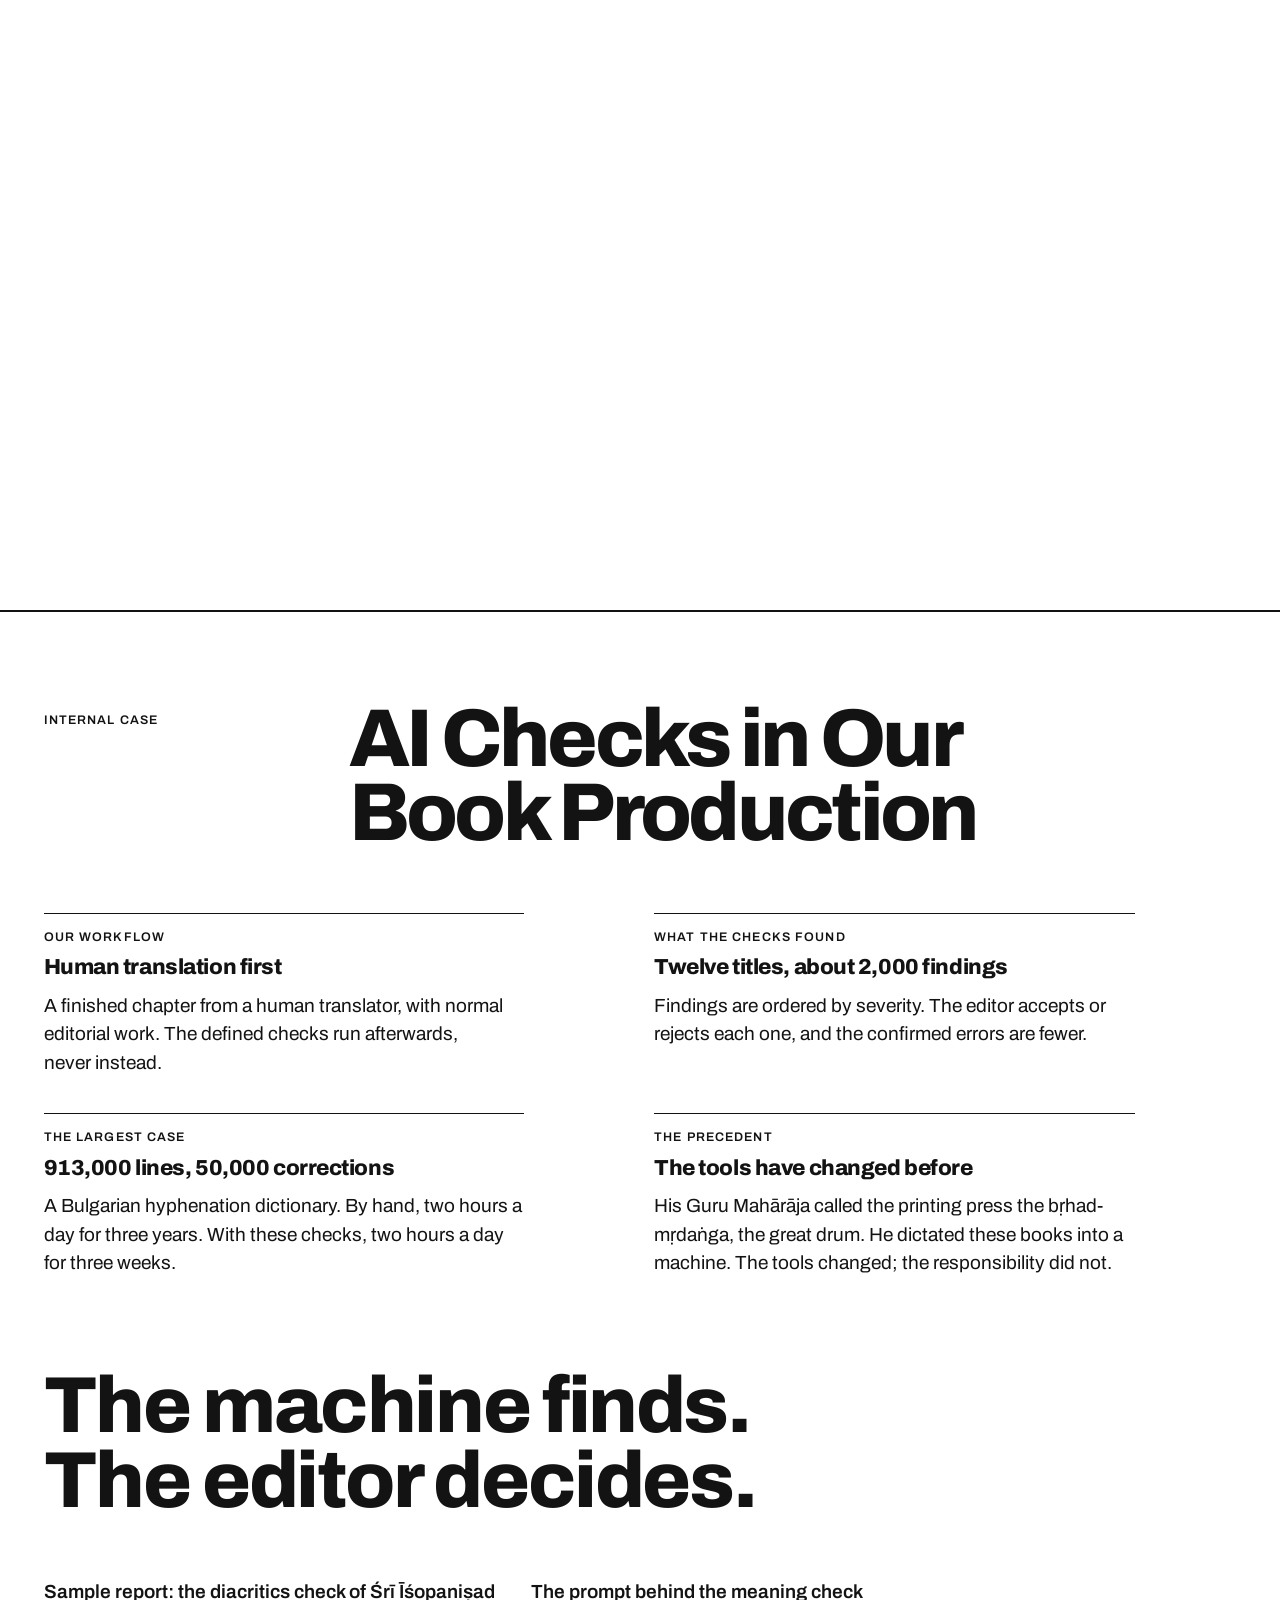
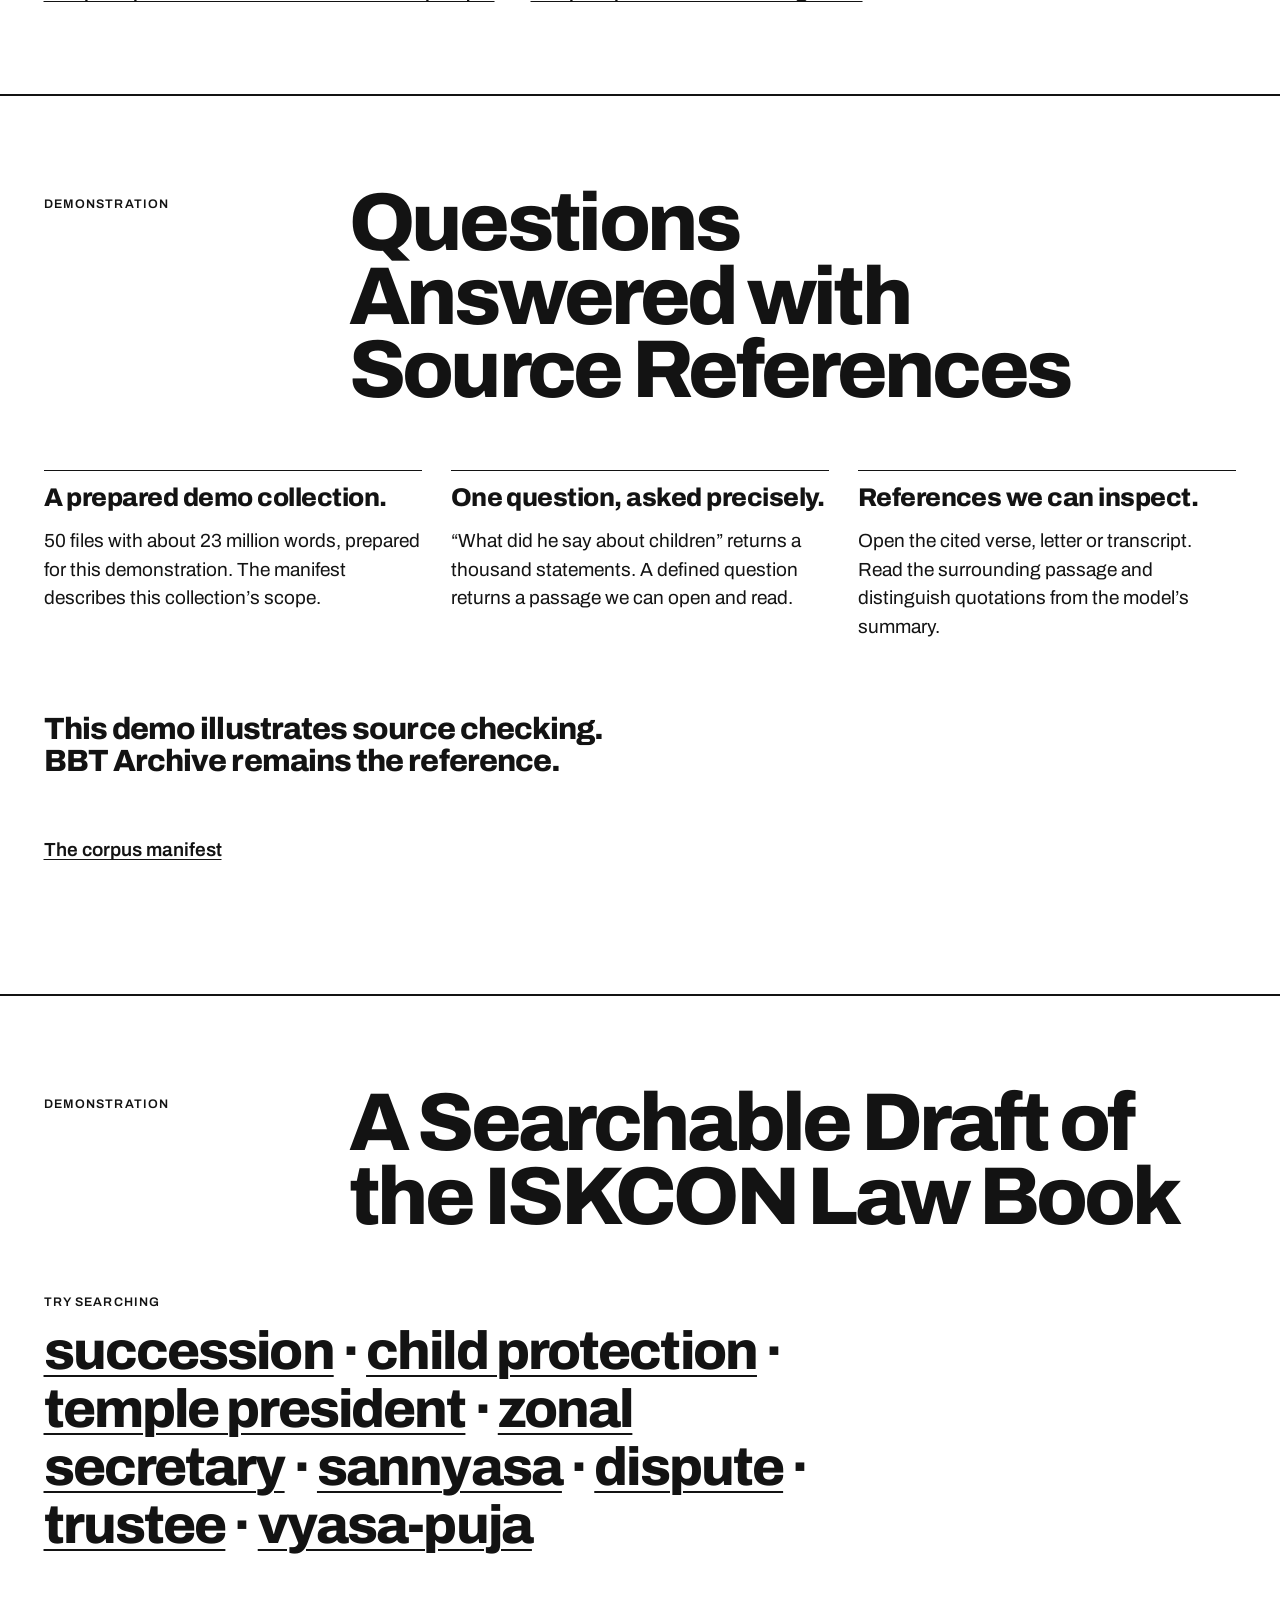
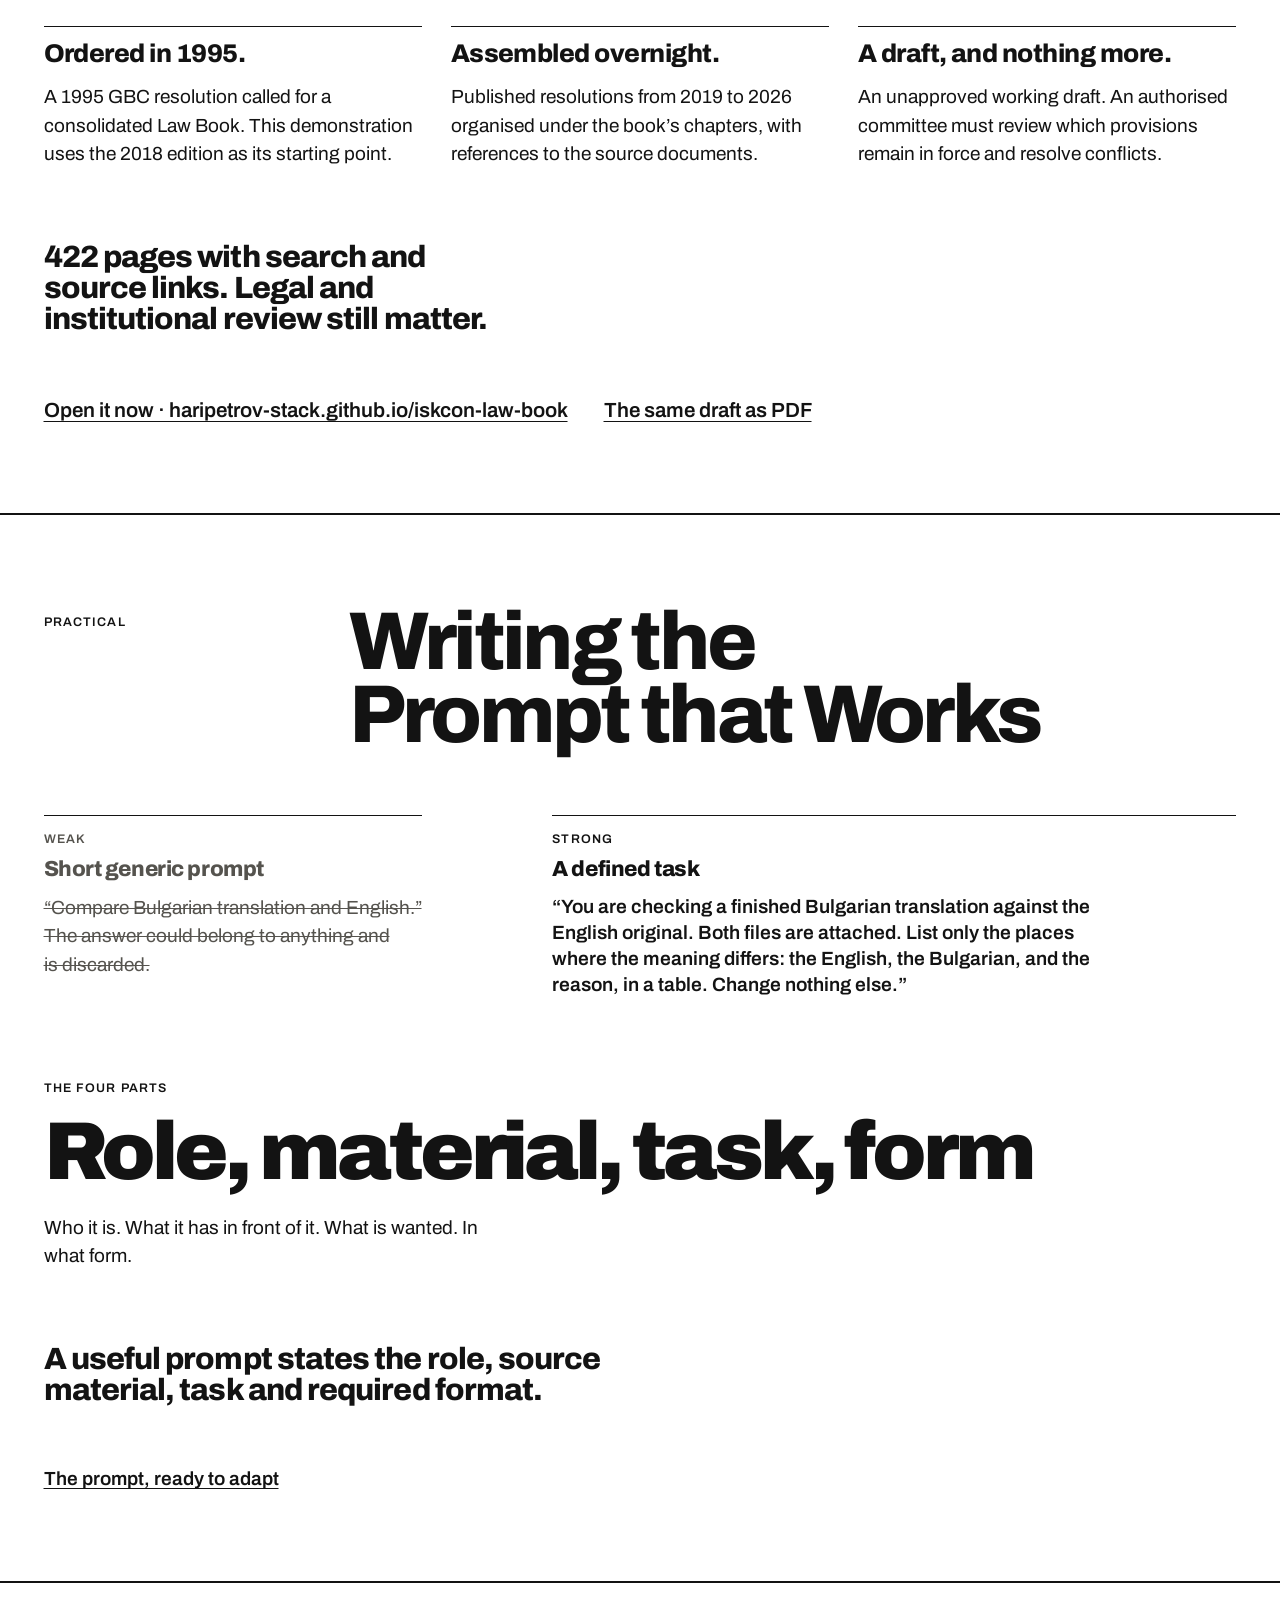
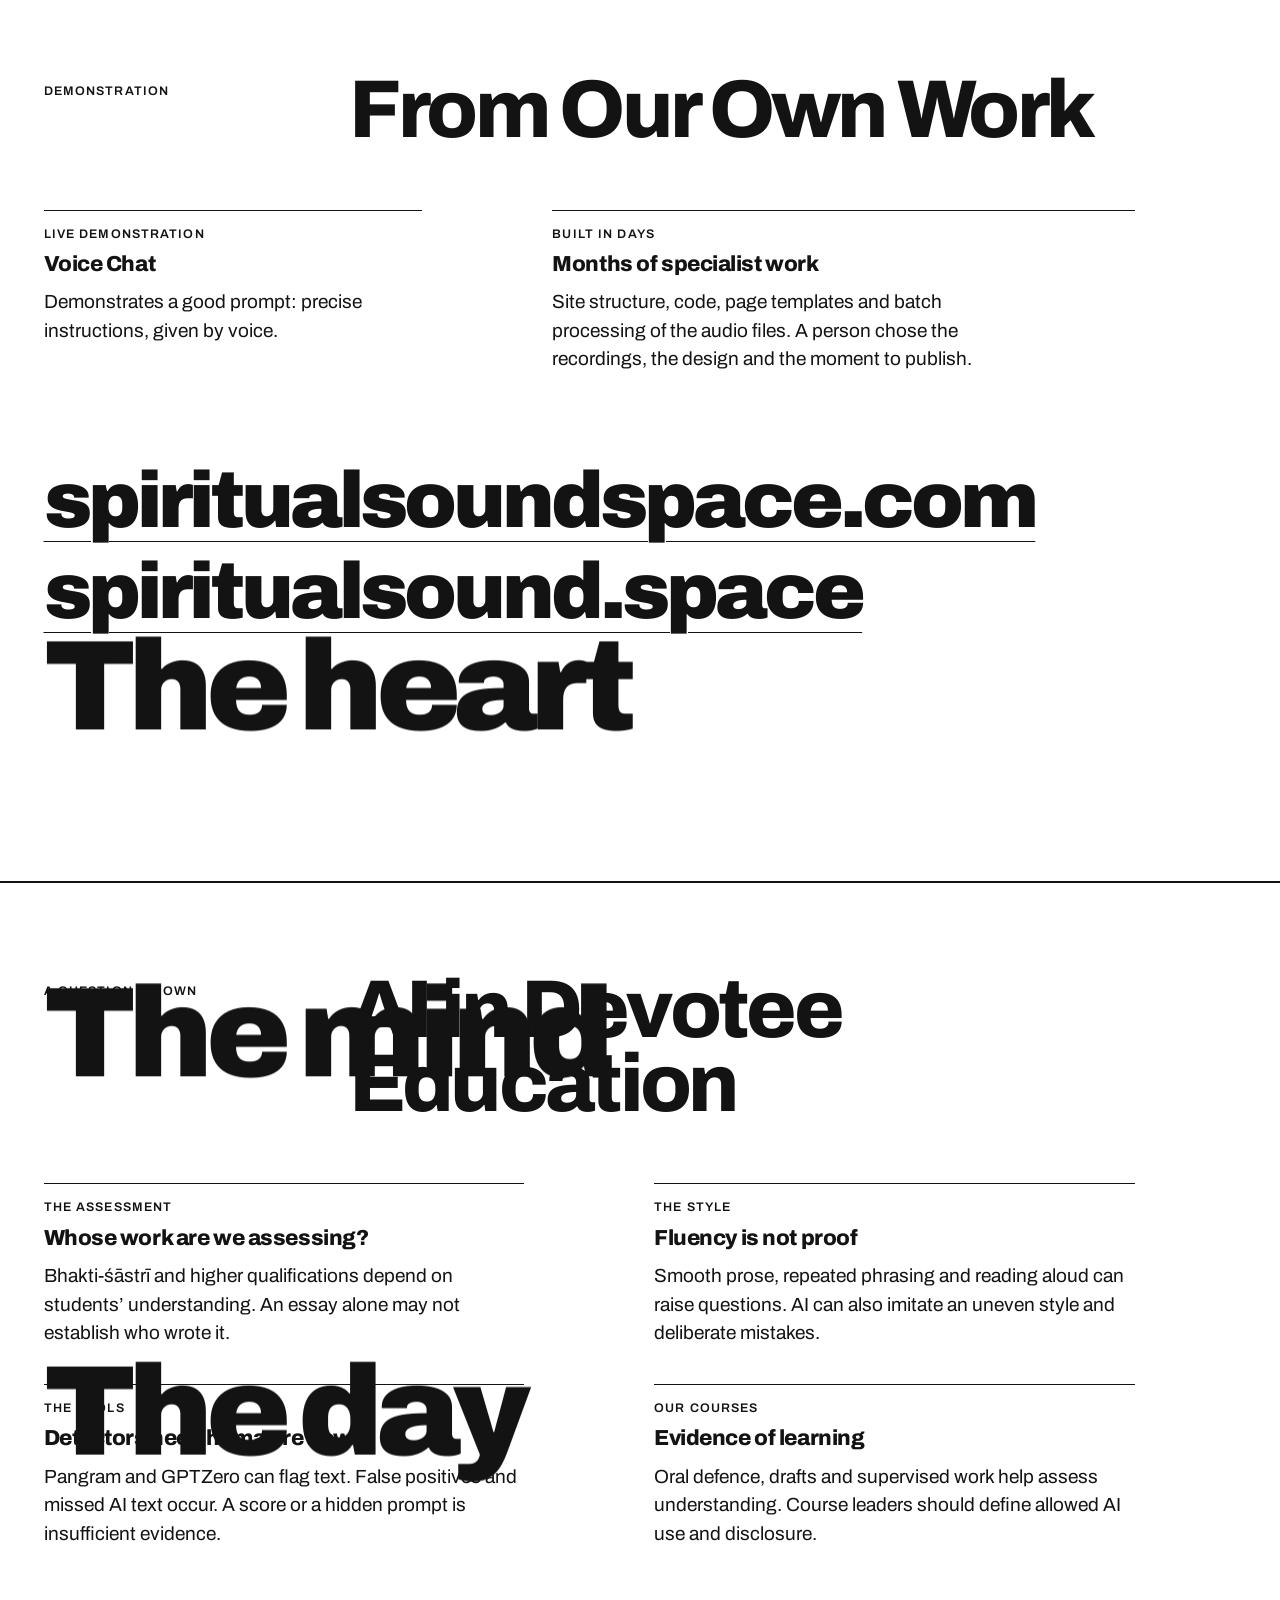
<file: v2/index.html>
<!doctype html>
<html lang="en">
<head>
<meta charset="utf-8">
<meta name="viewport" content="width=device-width, initial-scale=1">
<title>AI for ISKCON Leadership</title>
<meta name="description" content="European Leadership Meeting · 2026. AI for ISKCON Leadership. Part one of two.">
<link rel="preconnect" href="https://fonts.googleapis.com">
<link rel="preconnect" href="https://fonts.gstatic.com" crossorigin>
<link href="https://fonts.googleapis.com/css2?family=Archivo:ital,wdth,wght@0,62..125,300..900;1,62..125,300..900&amp;display=swap" rel="stylesheet">
<link rel="icon" href="data:,">
<link rel="stylesheet" href="poster.css">
</head>
<body>
<main id="top">

<!-- 01 title -->
<section class="poster hero" data-sc-act="flow" aria-labelledby="t01">
  <p class="hero-top">European Leadership Meeting · 2026</p>
  <h1 id="t01" class="hero-title"><span class="mk" data-mark data-pad="6">AI</span> for ISKCON Leadership</h1>
  <div class="hero-foot">
    <p class="hero-sub">Leadership, governance and organisational application</p>
    <p class="hero-meta">Part one of two · New Mayapur, France · 26–27 September 2026 · presenter Pitambara dasa</p>
  </div>
</section>

<!-- 02 -->
<section class="poster s02" data-sc-act="flow" aria-labelledby="t02">
  <header class="p-head"><p class="p-kicker">Leadership &amp; organisation</p><h2 id="t02" class="p-title">AI Is Already Inside the Organisation</h2></header>
  <div class="stats">
    <div class="stat stat--big rv"><p class="num"><span data-count data-mark data-pad="4">88%</span></p><p class="stat-l">of surveyed organisations report using AI in at least one business function</p><p class="src">source: Stanford AI Index 2026 · adoption figure via McKinsey</p></div>
    <div class="stat rv"><p class="num"><span data-count>362</span></p><p class="stat-l">AI incidents recorded in 2025, against 233 in 2024</p><p class="src">source: Stanford AI Index 2026</p></div>
    <div class="stat rv"><p class="num"><span data-count>7%</span></p><p class="stat-l">of surveyed nonprofits report major gains in capacity and strategic priorities</p><p class="src">source: Virtuous 2026 report · 346 nonprofits</p></div>
  </div>
  <div class="trio">
    <div class="c rv"><p class="c-l">The gap</p><p class="c-b">Use is common. Measured benefit and control are rare.</p></div>
    <div class="c rv"><p class="c-l">The condition</p><p class="c-b">It arrives through email, documents, search and meeting tools, without anyone deciding to adopt it.</p></div>
    <div class="c rv"><p class="c-l">The consequence</p><p class="c-b c-b--loud" data-mark>If no policy exists, staff invent one.</p></div>
  </div>
</section>

<!-- 03 pin: the red block steps across the three cards -->
<section class="poster s03 pin3" data-sc-act="pin" data-steps aria-labelledby="t03">
  <div class="stage">
    <header class="p-head"><p class="p-kicker">Risk we carry</p><h2 id="t03" class="p-title">When the Assistant Can Act</h2></header>
    <div class="cols3">
      <div class="c c--pad" data-mark data-pad="0"><p class="c-l">Full control</p><h3 class="c-h">Permission is the real setting</h3><p class="c-b">Given access, an assistant can open, change and delete files, send messages and reach connected systems. The account it borrows decides how far it reaches.</p></div>
      <div class="c c--pad" data-mark data-pad="0"><p class="c-l">Unattended</p><h3 class="c-h">No one is watching</h3><p class="c-b">Left running alone, it continues past its first mistake. A wrong instruction repeated quickly is harder to undo than a wrong sentence.</p></div>
      <div class="c c--pad" data-mark data-pad="0"><p class="c-l">The boundary</p><h3 class="c-h">Limits are agreed first</h3><p class="c-b">Decide in advance which actions need confirmation, which information stays out, and who is able to stop a run that has started.</p></div>
    </div>
    <p class="band band--sm">One authorised assistant reaches further than one person's desk. Its limits are agreed before the task begins.</p>
  </div>
</section>

<!-- 04 table wipes in -->
<section class="poster s04" data-sc-act="flow" aria-labelledby="t04">
  <header class="p-head"><p class="p-kicker">Benefits and costs</p><h2 id="t04" class="p-title">Benefits and Risks of AI in Our Work</h2></header>
  <p class="lead" data-mark>Each use needs someone who checks the result and takes responsibility.</p>
  <div class="tbl wp">
    <table>
      <thead><tr><th scope="col">Area</th><th scope="col">What we gain</th><th scope="col">Risk without review</th></tr></thead>
      <tbody>
        <tr><th scope="row">Drafting</th><td data-h="What we gain">Faster letters, minutes and reports</td><td data-h="Risk without review">Unreviewed messages sent in our name</td></tr>
        <tr><th scope="row">Language</th><td data-h="What we gain">Drafts in more languages</td><td data-h="Risk without review">Errors in meaning and terminology</td></tr>
        <tr><th scope="row">Memory</th><td data-h="What we gain">Searchable resolutions and records</td><td data-h="Risk without review">Invented quotations and wrong references</td></tr>
        <tr><th scope="row">Analysis</th><td data-h="What we gain">Faster research and comparison</td><td data-h="Risk without review">Unsupported conclusions that sound certain</td></tr>
        <tr><th scope="row">Capacity</th><td data-h="What we gain">More time for devotee care and service</td><td data-h="Risk without review">Fewer opportunities to train successors</td></tr>
        <tr><th scope="row">Voice</th><td data-h="What we gain">Easier access to recordings and texts</td><td data-h="Risk without review">Fabricated words in a familiar voice</td></tr>
        <tr><th scope="row">Suppliers</th><td data-h="What we gain">Capability we do not have to build</td><td data-h="Risk without review">Dependence on a few providers and their terms</td></tr>
        <tr><th scope="row">Rules</th><td data-h="What we gain">Clear expectations once they are set</td><td data-h="Risk without review">Requirements in Europe keep changing by use case</td></tr>
      </tbody>
    </table>
  </div>
</section>

<!-- 05 one huge question -->
<section class="poster s05" data-sc-act="flow" aria-labelledby="t05">
  <p class="p-kicker">Demonstration</p>
  <h2 id="t05" class="giant kin">Whose <span class="mk" data-mark data-pad="4">Voice</span> Is It?</h2>
  <div class="s05-text">
    <p class="rv">A labelled AI demonstration is played here in the room: a familiar face and a familiar voice saying words that were never spoken. The recording is not published. Permission from BBT covers the room only.</p>
    <p class="rv">The point it makes: a recognisable face and a recognisable voice do not by themselves establish where the words came from. The next slide shows what can be done about that.</p>
  </div>
</section>

<!-- 06 pan -->
<section class="poster s06 pan" data-sc-act="pan" data-pan aria-labelledby="t06">
  <div class="stage">
    <header class="p-head"><p class="p-kicker">Authenticity and proof</p><h2 id="t06" class="p-title p-title--mid">Digital Verification for Images, Audio and Video</h2></header>
    <div class="rail">
      <div class="c c--pad" data-mark data-pad="0"><p class="c-l">Digital profiles and signatures</p><h3 class="c-h">A digital profile for each file</h3><p class="c-b">Record each original’s source details and file hash. BBT Archive can digitally sign the record. A checking tool then compares the hash and verifies the signature.</p></div>
      <div class="c c--pad" data-mark data-pad="0"><p class="c-l">Checking quotations</p><h3 class="c-h">AI finds the source</h3><p class="c-b">AI finds exact passages and context in BBT Archive. A quotation absent after a full check is suspect. Voice similarity alone cannot authenticate a recording.</p></div>
      <div class="c c--pad" data-mark data-pad="0"><p class="c-l">The prior question</p><h3 class="c-h">Should such a tool exist?</h3><p class="c-b">Before we ask whether an “ask Prabhupāda” service answers accurately, we must ask whether it should exist. A synthesised reply in his person is not his instruction, and devotees may not hear the difference.</p></div>
      <div class="c c--pad" data-mark data-pad="0"><p class="c-l">Platforms and law</p><h3 class="c-h">Platform action and legal rights</h3><p class="c-b">Content ID matches reused recordings. Rights holders can pursue infringements. EU rules require disclosure of covered deepfakes.</p></div>
      <p class="band band--rail">Approved tools should cite the Archive and separate quotation from summary. Whether a personified tool is permitted at all is a decision of its own.</p>
    </div>
  </div>
</section>

<!-- 07 band wipes -->
<section class="poster s07" data-sc-act="flow" aria-labelledby="t07">
  <header class="p-head"><p class="p-kicker">Internal case</p><h2 id="t07" class="p-title">AI Checks in Our Book Production</h2></header>
  <div class="quad">
    <div class="c rv"><p class="c-l">Our workflow</p><h3 class="c-h">Human translation first</h3><p class="c-b">A finished chapter from a human translator, with normal editorial work. The defined checks run afterwards, never instead.</p></div>
    <div class="c rv"><p class="c-l">What the checks found</p><h3 class="c-h">Twelve titles, about 2,000 findings</h3><p class="c-b">Findings are ordered by severity. The editor accepts or rejects each one, and the confirmed errors are fewer.</p></div>
    <div class="c rv"><p class="c-l">The largest case</p><h3 class="c-h">913,000 lines, 50,000 corrections</h3><p class="c-b">A Bulgarian hyphenation dictionary. By hand, two hours a day for three years. With these checks, two hours a day for three weeks.</p></div>
    <div class="c rv"><p class="c-l">The precedent</p><h3 class="c-h">The tools have changed before</h3><p class="c-b">His Guru Mahārāja called the printing press the bṛhad-mṛdaṅga, the great drum. He dictated these books into a machine. The tools changed; the responsibility did not.</p></div>
  </div>
  <p class="band band--xl wp"><span data-mark data-pad="8">The machine finds. The editor decides.</span></p>
  <ul class="links">
    <li><a href="https://haripetrov-stack.github.io/elm-2026-site/files/qa-report-sample.html">Sample report: the diacritics check of Śrī Īśopaniṣad</a></li>
    <li><a href="https://haripetrov-stack.github.io/elm-2026-site/files/prompt-translation-check.txt">The prompt behind the meaning check</a></li>
  </ul>
</section>

<!-- 08 -->
<section class="poster s08" data-sc-act="flow" aria-labelledby="t08">
  <header class="p-head"><p class="p-kicker">Demonstration</p><h2 id="t08" class="p-title">Questions Answered with Source References</h2></header>
  <ol class="steps">
    <li class="rv"><p class="step-h">A prepared demo collection.</p><p>50 files with about 23 million words, prepared for this demonstration. The manifest describes this collection’s scope.</p></li>
    <li class="rv"><p class="step-h" data-mark data-pad="6">One question, asked precisely.</p><p>“What did he say about children” returns a thousand statements. A defined question returns a passage we can open and read.</p></li>
    <li class="rv"><p class="step-h">References we can inspect.</p><p>Open the cited verse, letter or transcript. Read the surrounding passage and distinguish quotations from the model’s summary.</p></li>
  </ol>
  <p class="band band--sm">This demo illustrates source checking. BBT Archive remains the reference.</p>
  <ul class="links">
    <li><a href="https://haripetrov-stack.github.io/elm-2026-site/files/notebooklm-corpus-MANIFEST.md">The corpus manifest</a></li>
  </ul>
</section>

<!-- 09 pointer: terms pull the red block -->
<section class="poster s09" data-sc-act="flow" aria-labelledby="t09">
  <header class="p-head"><p class="p-kicker">Demonstration</p><h2 id="t09" class="p-title">A Searchable Draft of the ISKCON Law Book</h2></header>
  <p class="terms"><span class="terms-l">Try searching</span> <a href="https://haripetrov-stack.github.io/iskcon-law-book/book.html?q=succession">succession</a> · <a href="https://haripetrov-stack.github.io/iskcon-law-book/book.html?q=child%20protection">child protection</a> · <a href="https://haripetrov-stack.github.io/iskcon-law-book/book.html?q=temple%20president">temple president</a> · <a href="https://haripetrov-stack.github.io/iskcon-law-book/book.html?q=zonal%20secretary">zonal secretary</a> · <a href="https://haripetrov-stack.github.io/iskcon-law-book/book.html?q=sannyasa">sannyasa</a> · <a href="https://haripetrov-stack.github.io/iskcon-law-book/book.html?q=dispute">dispute</a> · <a href="https://haripetrov-stack.github.io/iskcon-law-book/book.html?q=trustee">trustee</a> · <a href="https://haripetrov-stack.github.io/iskcon-law-book/book.html?q=vyasa-puja">vyasa-puja</a></p>
  <ol class="steps">
    <li class="rv"><p class="step-h">Ordered in 1995.</p><p>A 1995 GBC resolution called for a consolidated Law Book. This demonstration uses the 2018 edition as its starting point.</p></li>
    <li class="rv"><p class="step-h">Assembled overnight.</p><p>Published resolutions from 2019 to 2026 organised under the book’s chapters, with references to the source documents.</p></li>
    <li class="rv"><p class="step-h">A draft, and nothing more.</p><p>An unapproved working draft. An authorised committee must review which provisions remain in force and resolve conflicts.</p></li>
  </ol>
  <p class="band band--sm">422 pages with search and source links. Legal and institutional review still matter.</p>
  <ul class="links links--big">
    <li><a href="https://haripetrov-stack.github.io/iskcon-law-book/" data-mark data-pad="6">Open it now · haripetrov-stack.github.io/iskcon-law-book</a></li>
    <li><a href="https://haripetrov-stack.github.io/iskcon-law-book/iskcon-law-draft-2018-2026.pdf">The same draft as PDF</a></li>
  </ul>
</section>

<!-- 10 weak against strong -->
<section class="poster s10" data-sc-act="flow" aria-labelledby="t10">
  <header class="p-head"><p class="p-kicker">Practical</p><h2 id="t10" class="p-title">Writing the Prompt that Works</h2></header>
  <div class="vs">
    <div class="c c--weak rv"><p class="c-l">Weak</p><h3 class="c-h">Short generic prompt</h3><p class="c-b">“Compare Bulgarian translation and English.” The answer could belong to anything and is discarded.</p></div>
    <div class="c c--strong rv"><p class="c-l">Strong</p><h3 class="c-h">A defined task</h3><p class="c-b">“You are checking a finished Bulgarian translation against the English original. Both files are attached. List only the places where the meaning differs: the English, the Bulgarian, and the reason, in a table. Change nothing else.”</p></div>
  </div>
  <div class="four rv"><p class="c-l">The four parts</p><p class="four-h"><span data-mark data-pad="6">Role, material, task, form</span></p><p class="c-b">Who it is. What it has in front of it. What is wanted. In what form.</p></div>
  <p class="band band--sm">A useful prompt states the role, source material, task and required format.</p>
  <ul class="links">
    <li><a href="https://haripetrov-stack.github.io/elm-2026-site/files/prompt-translation-check.txt">The prompt, ready to adapt</a></li>
  </ul>
</section>

<!-- 11 -->
<section class="poster s11" data-sc-act="flow" aria-labelledby="t11">
  <header class="p-head"><p class="p-kicker">Demonstration</p><h2 id="t11" class="p-title">From Our Own Work</h2></header>
  <div class="duo">
    <div class="c rv"><p class="c-l">Live demonstration</p><h3 class="c-h">Voice Chat</h3><p class="c-b">Demonstrates a good prompt: precise instructions, given by voice.</p></div>
    <div class="c rv"><p class="c-l">Built in days</p><h3 class="c-h">Months of specialist work</h3><p class="c-b">Site structure, code, page templates and batch processing of the audio files. A person chose the recordings, the design and the moment to publish.</p></div>
  </div>
  <ul class="sites">
    <li><a href="https://spiritualsoundspace.com" data-mark data-pad="4">spiritualsoundspace.com</a></li>
    <li><a href="https://spiritualsound.space">spiritualsound.space</a></li>
  </ul>
</section>

<!-- 12 -->
<section class="poster s12" data-sc-act="flow" aria-labelledby="t12">
  <header class="p-head"><p class="p-kicker">A question we own</p><h2 id="t12" class="p-title">AI in Devotee Education</h2></header>
  <div class="quad">
    <div class="c rv"><p class="c-l">The assessment</p><h3 class="c-h">Whose work are we assessing?</h3><p class="c-b">Bhakti-śāstrī and higher qualifications depend on students’ understanding. An essay alone may not establish who wrote it.</p></div>
    <div class="c rv"><p class="c-l">The style</p><h3 class="c-h">Fluency is not proof</h3><p class="c-b">Smooth prose, repeated phrasing and reading aloud can raise questions. AI can also imitate an uneven style and deliberate mistakes.</p></div>
    <div class="c rv"><p class="c-l">The tools</p><h3 class="c-h">Detectors need human review</h3><p class="c-b">Pangram and GPTZero can flag text. False positives and missed AI text occur. A score or a hidden prompt is insufficient evidence.</p></div>
    <div class="c rv"><p class="c-l">Our courses</p><h3 class="c-h">Evidence of learning</h3><p class="c-b">Oral defence, drafts and supervised work help assess understanding. Course leaders should define allowed AI use and disclosure.</p></div>
  </div>
  <p class="band band--xl"><span data-mark data-pad="8">Where is the line for our own courses, and who draws it?</span></p>
</section>

<!-- 13 parallax: three giant words -->
<section class="poster s13" data-sc-act="flow" aria-labelledby="t13">
  <header class="p-head"><p class="p-kicker">The human side</p><h2 id="t13" class="p-title">What It Costs the Person</h2></header>
  <div class="hum">
    <div class="hum-i"><p class="hum-w" data-par="0.06">The day</p><div class="hum-t rv"><h3 class="c-h">Work loses its edges</h3><p class="c-b">A subscription buys capacity, and capacity invites more hours. Morning programme, japa and rest are the first things those hours take.</p></div></div>
    <div class="hum-i"><p class="hum-w" data-par="0.10">The mind</p><div class="hum-t rv"><h3 class="c-h">The work moves into the head</h3><p class="c-b">Less mechanical work, more specifying, judging and checking. That is a heavier kind of tiredness and it is easy to miss in ourselves.</p></div></div>
    <div class="hum-i"><p class="hum-w" data-par="0.14">The heart</p><div class="hum-t rv"><h3 class="c-h">Attachment without a person</h3><p class="c-b">Companion applications answer warmly at any hour, and the young are most exposed. Providers added protections after serious cases; the pull remains.</p></div></div>
  </div>
  <p class="band band--sm"><span data-mark data-pad="6">We care for devotees. Their attention and their daily sādhana are part of that care.</span></p>
</section>

<!-- 14 the hush -->
<section class="poster s14" data-sc-act="flow" aria-labelledby="t14">
  <header class="p-head"><p class="p-kicker">For the tables</p><h2 id="t14" class="p-title">Six Questions For This Room</h2></header>
  <ol class="qs">
    <li><span class="qn">1.</span> <strong>Image, voice and likeness:</strong> May anyone generate the image, voice or video of Śrīla Prabhupāda, or of a devotee? Should a tool that answers in his person exist at all?</li>
    <li><span class="qn">2.</span> <strong>Our education:</strong> Is AI usage permitted in essays and examinations, and to what extent?</li>
    <li><span class="qn">3.</span> <strong>Research:</strong> How far may AI go in the studies and surveys we commission?</li>
    <li><span class="qn">4.</span> <strong>Devotee data:</strong> What must never be entered into a public tool?</li>
    <li><span class="qn">5.</span> <strong>Policy ownership:</strong> Which policies already exist globally, in Europe and in each yatra? Who is responsible for the gaps?</li>
    <li><span class="qn">6.</span> <strong>Accountability:</strong> Who is responsible when AI goes wrong in ISKCON's name?</li>
  </ol>
  <p class="band band--sm"><span data-mark data-pad="6">These questions need named owners and an agreed process for decisions.</span></p>
</section>

<!-- 15 PEAK: the red floods the page -->
<section class="poster s15 peak" data-sc-act="pin" aria-labelledby="t15">
  <div class="stage" data-mark data-pad="0">
    <header class="p-head"><p class="p-kicker">What this session asks</p><h2 id="t15" class="p-title p-title--mid">A Request to Begin Policy Work</h2></header>
    <p class="ask">ELM asks the RGB to begin work on an AI policy for Europe.</p>
    <p class="who">Pitambara dasa · Madayanti Mataji · break · discussion with the whole room</p>
  </div>
</section>

<!-- 16 close: the index -->
<section class="poster s16" data-sc-act="flow" aria-labelledby="t16">
  <header class="p-head"><p class="p-kicker">Session resources</p><h2 id="t16" class="p-title">Resources from Today’s Session</h2></header>
  <p class="lead">Check the version date when using a document.</p>
  <ul class="index">
    <li><a href="https://haripetrov-stack.github.io/elm-2026-site/files/ELM-AI-presentation-v34.pdf" data-mark data-pad="4">The slides of part one</a></li>
    <li><a href="https://haripetrov-stack.github.io/iskcon-law-book/">The Law Book draft</a></li>
    <li><a href="https://haripetrov-stack.github.io/elm-2026-site/files/notebooklm-corpus-MANIFEST.md">The corpus manifest</a></li>
    <li><a href="https://haripetrov-stack.github.io/elm-2026-site/files/qa-report-sample.html">Sample QA report</a></li>
    <li><a href="https://haripetrov-stack.github.io/elm-2026-site/files/prompt-translation-check.txt">The prompt</a></li>
    <li><a href="https://hai.stanford.edu/ai-index/2026-ai-index-report">Stanford HAI, The 2026 AI Index Report</a></li>
    <li><a href="https://539405.fs1.hubspotusercontent-na1.net/hubfs/539405/AI%20Report/Virtuous%202026%20Nonprofit%20AI%20Adoption%20Report.pdf">Virtuous, 2026 Nonprofit AI Adoption Report</a></li>
    <li><a href="https://doi.org/10.6028/NIST.AI.600-1">NIST AI 600-1, Generative AI Profile</a></li>
    <li><a href="https://csrc.nist.gov/glossary/term/hash_function">NIST, hash function</a></li>
    <li><a href="https://csrc.nist.gov/glossary/term/digital_signature">NIST, digital signature</a></li>
    <li><a href="https://spec.c2pa.org/specifications/specifications/2.2/explainer/Explainer.html">C2PA, Content Credentials</a></li>
    <li><a href="https://support.google.com/youtube/answer/2797370?hl=en">YouTube, Content ID</a></li>
    <li><a href="https://digital-strategy.ec.europa.eu/en/faqs/transparency-obligations-under-article-50-ai-act">European Commission, Article 50 of the AI Act</a></li>
    <li><a href="https://arxiv.org/abs/2304.02819">arxiv.org/abs/2304.02819</a></li>
    <li><a href="https://arxiv.org/abs/2602.05769">arxiv.org/abs/2602.05769</a></li>
    <li><a href="https://www.commonsensemedia.org/sites/default/files/featured-content/files/justification-for-ai-safeguards-for-kids-2026.pdf">Common Sense Media, AI safeguards for kids, 2026</a></li>
  </ul>
  <p class="first"><a href="https://haripetrov-stack.github.io/elm-2026-site/">The first version of the resource page</a></p>
</section>

</main>
<script src="poster.js" defer></script>
</body>
</html>
</file>
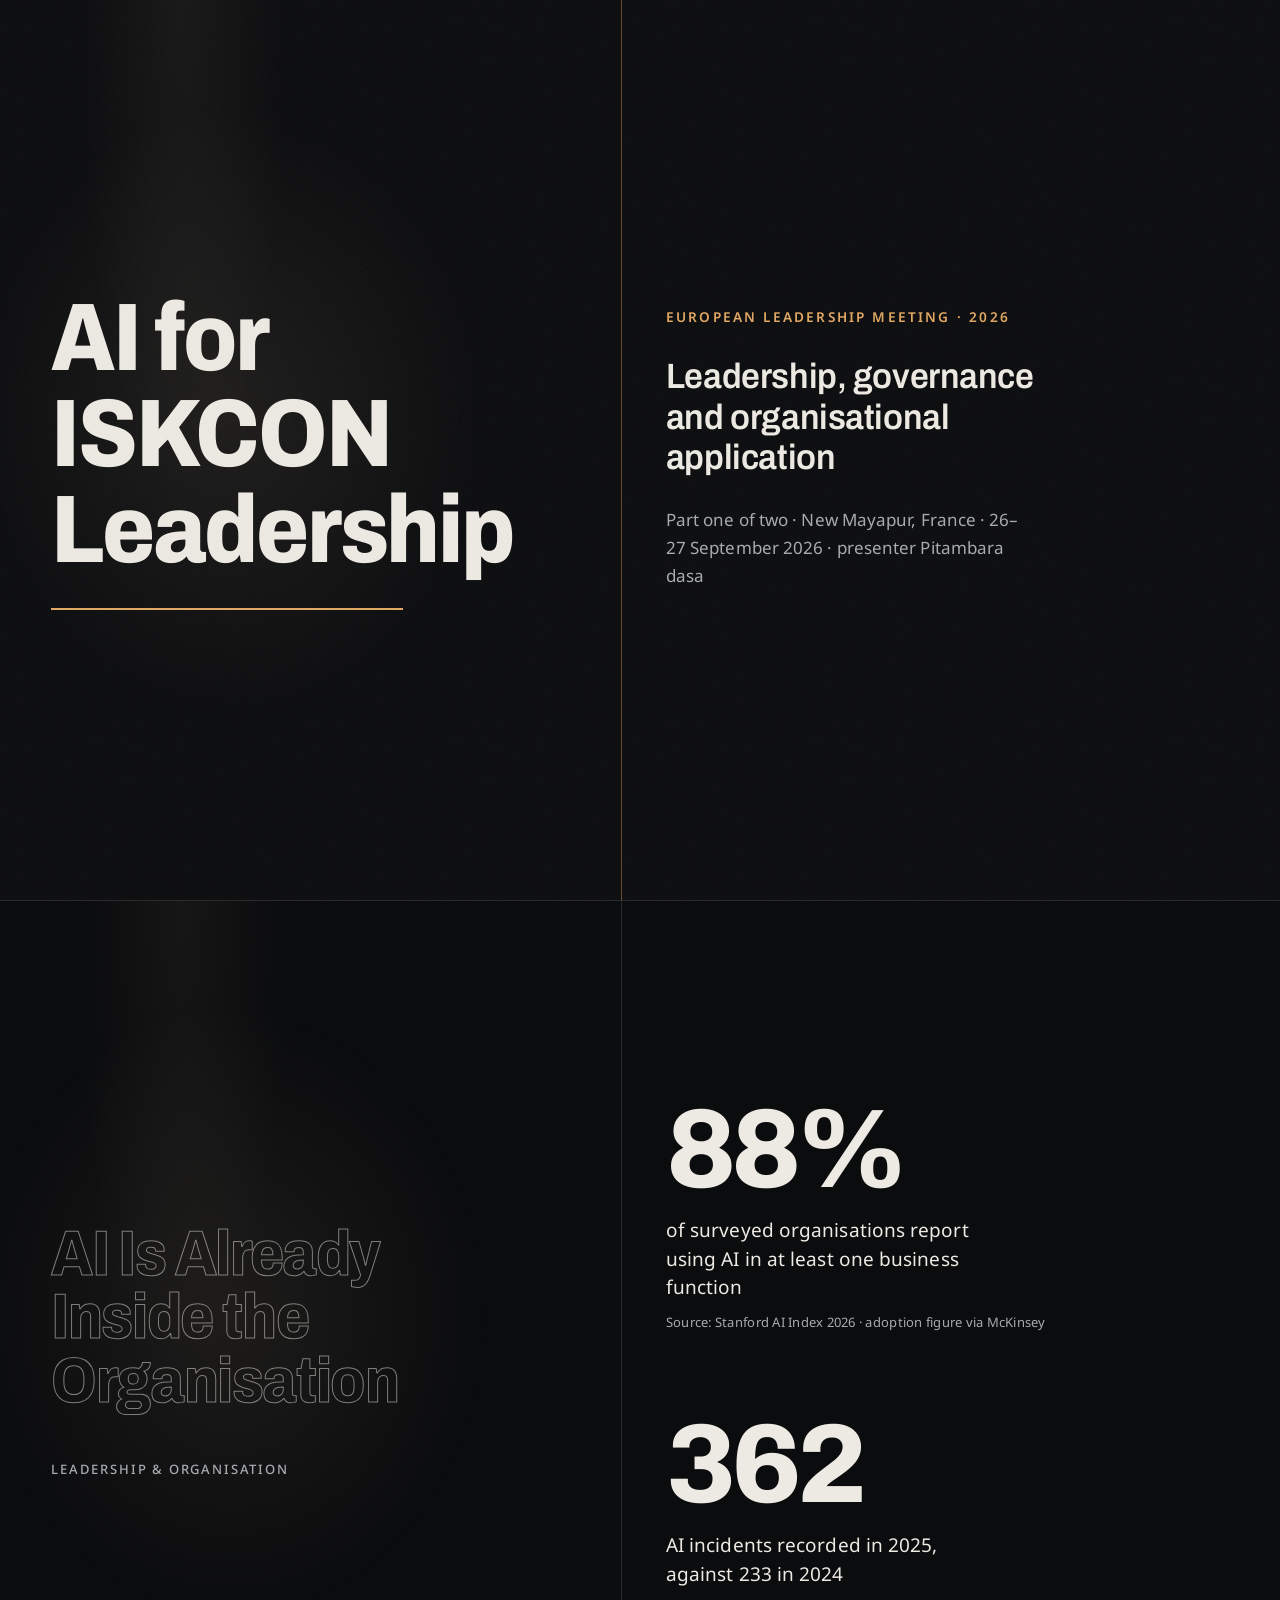
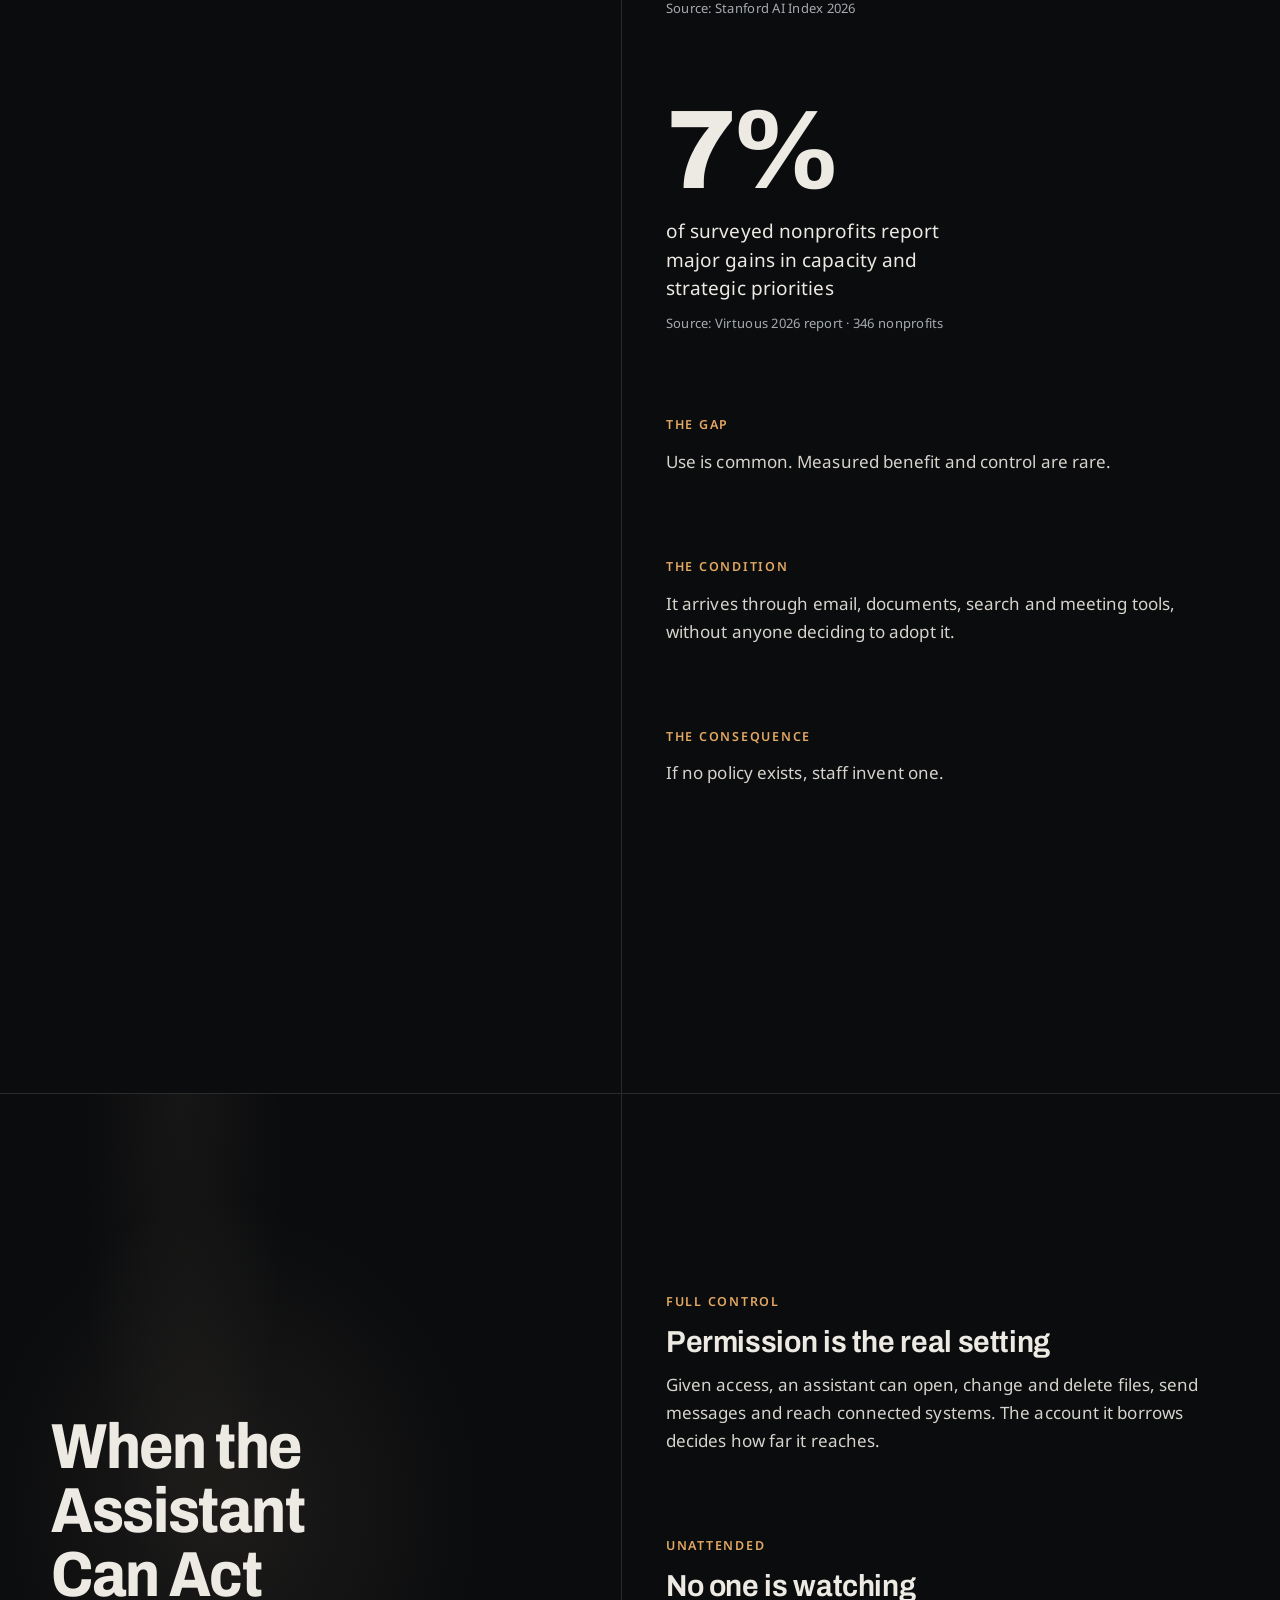
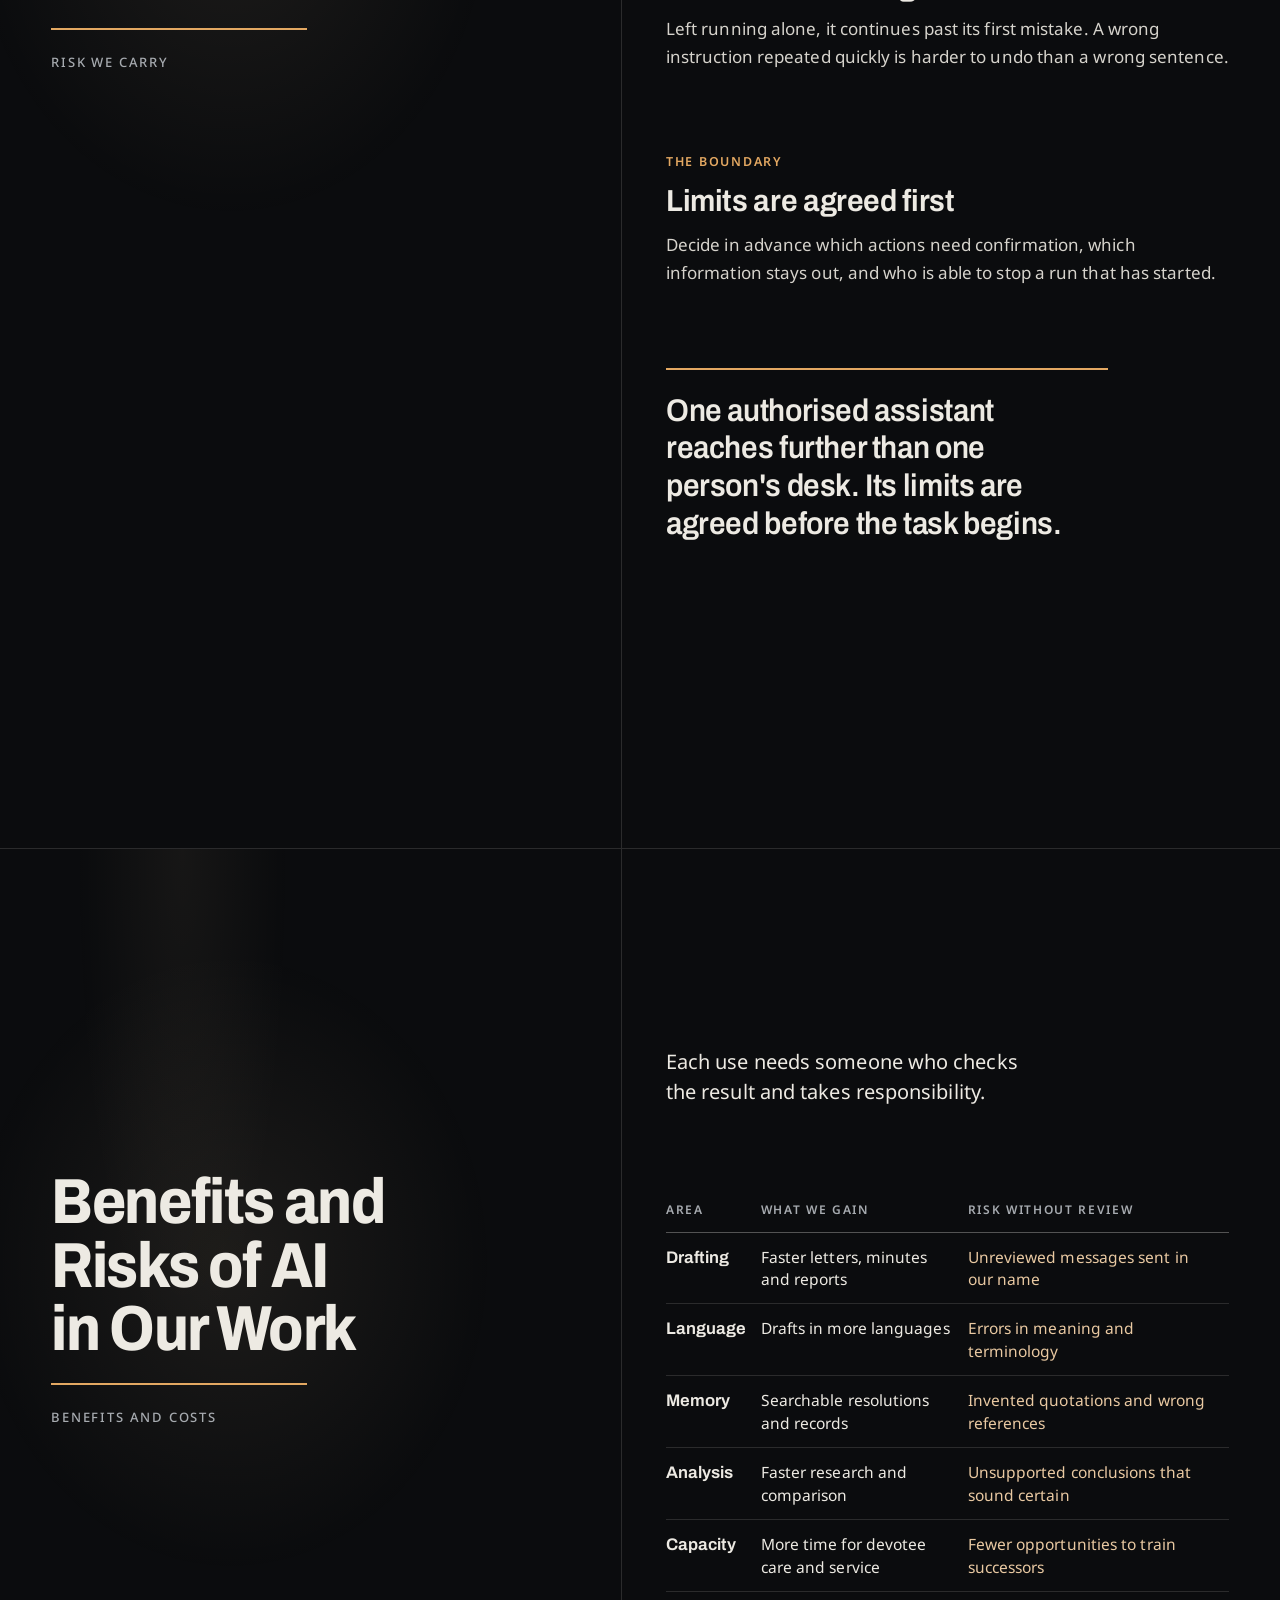
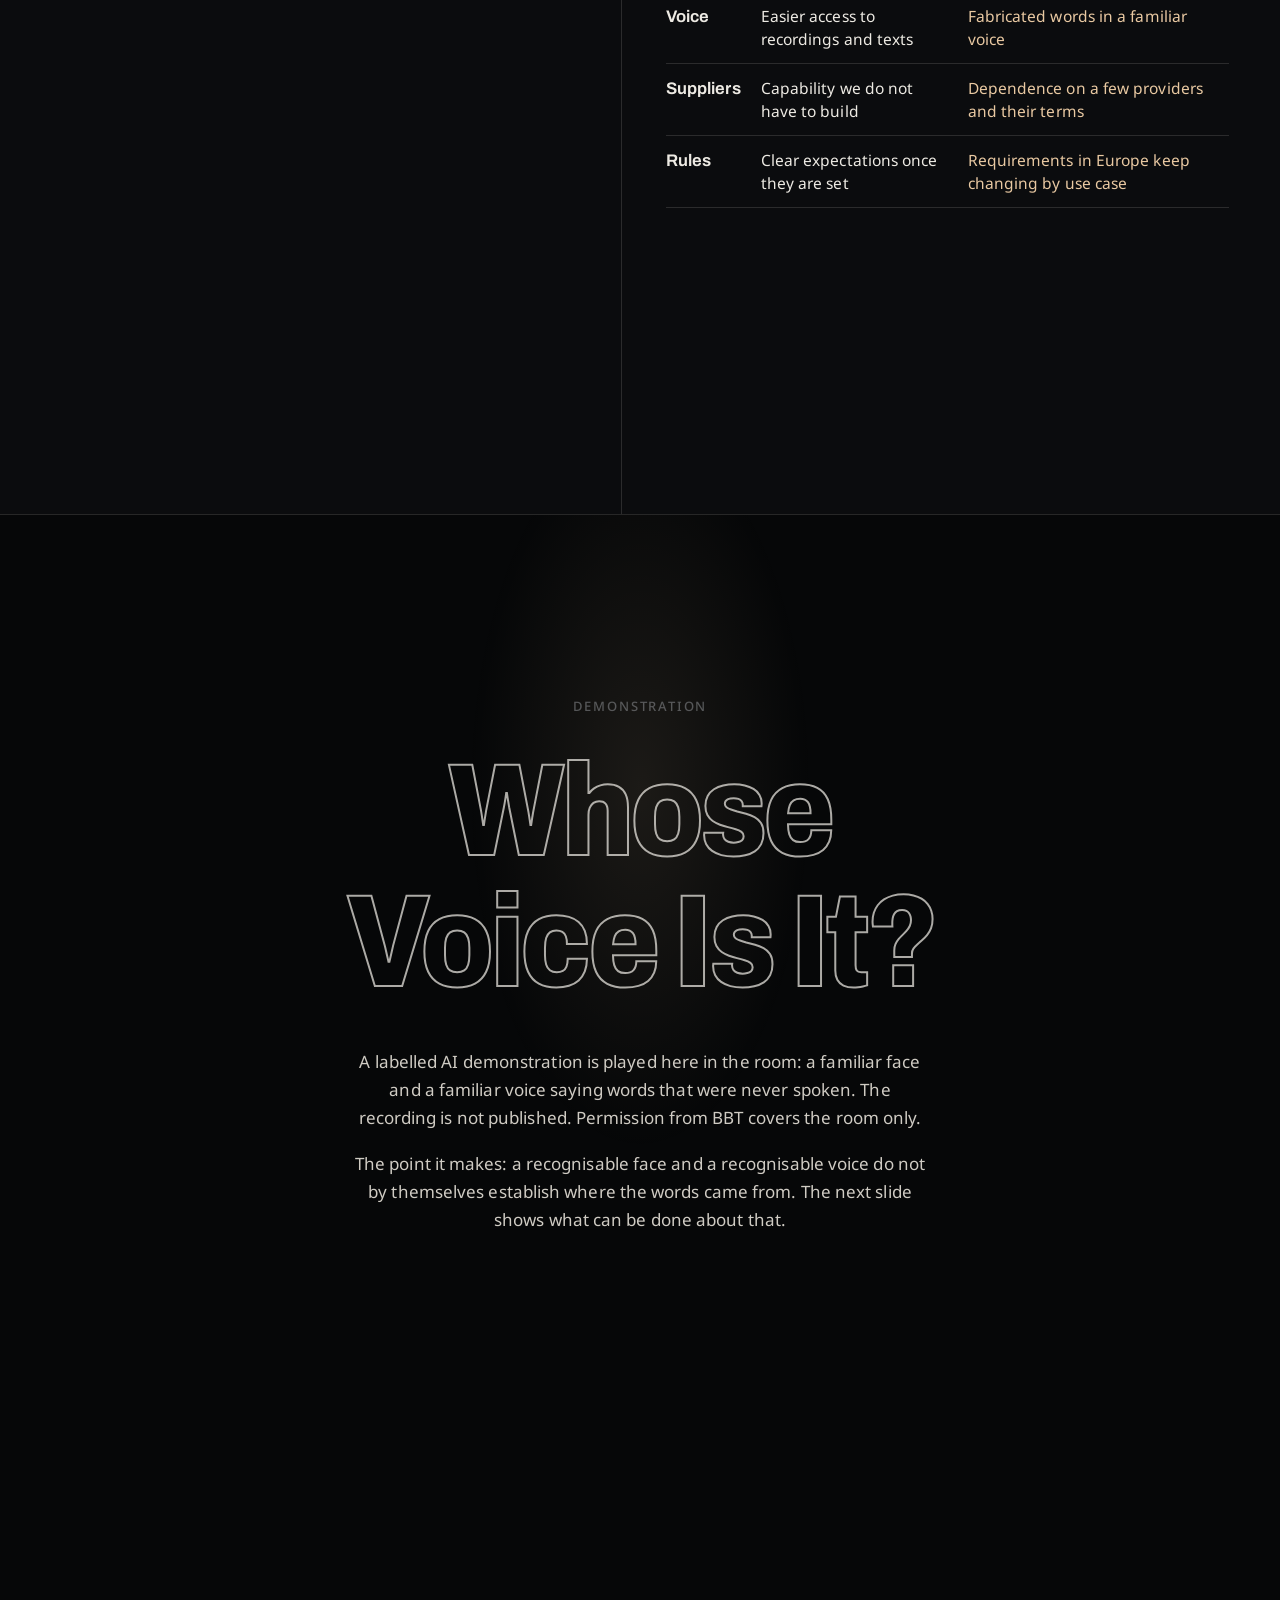
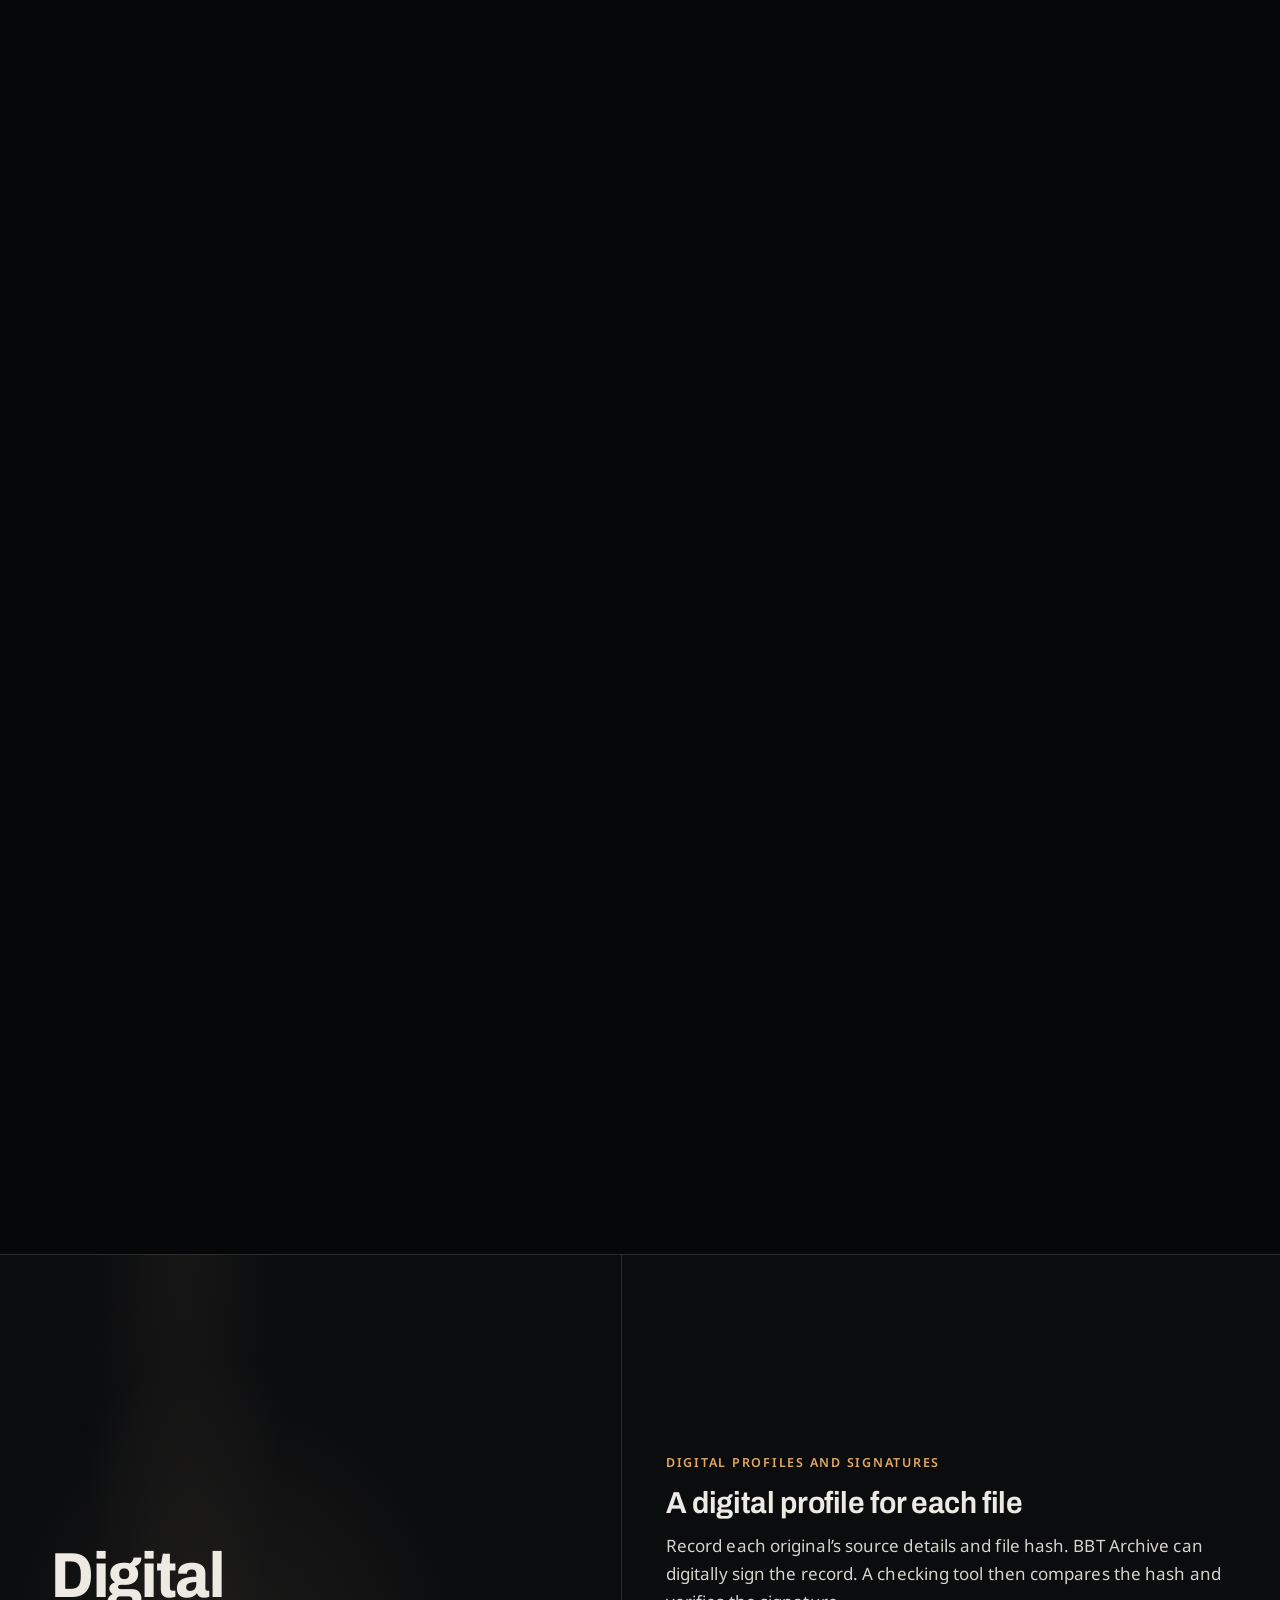
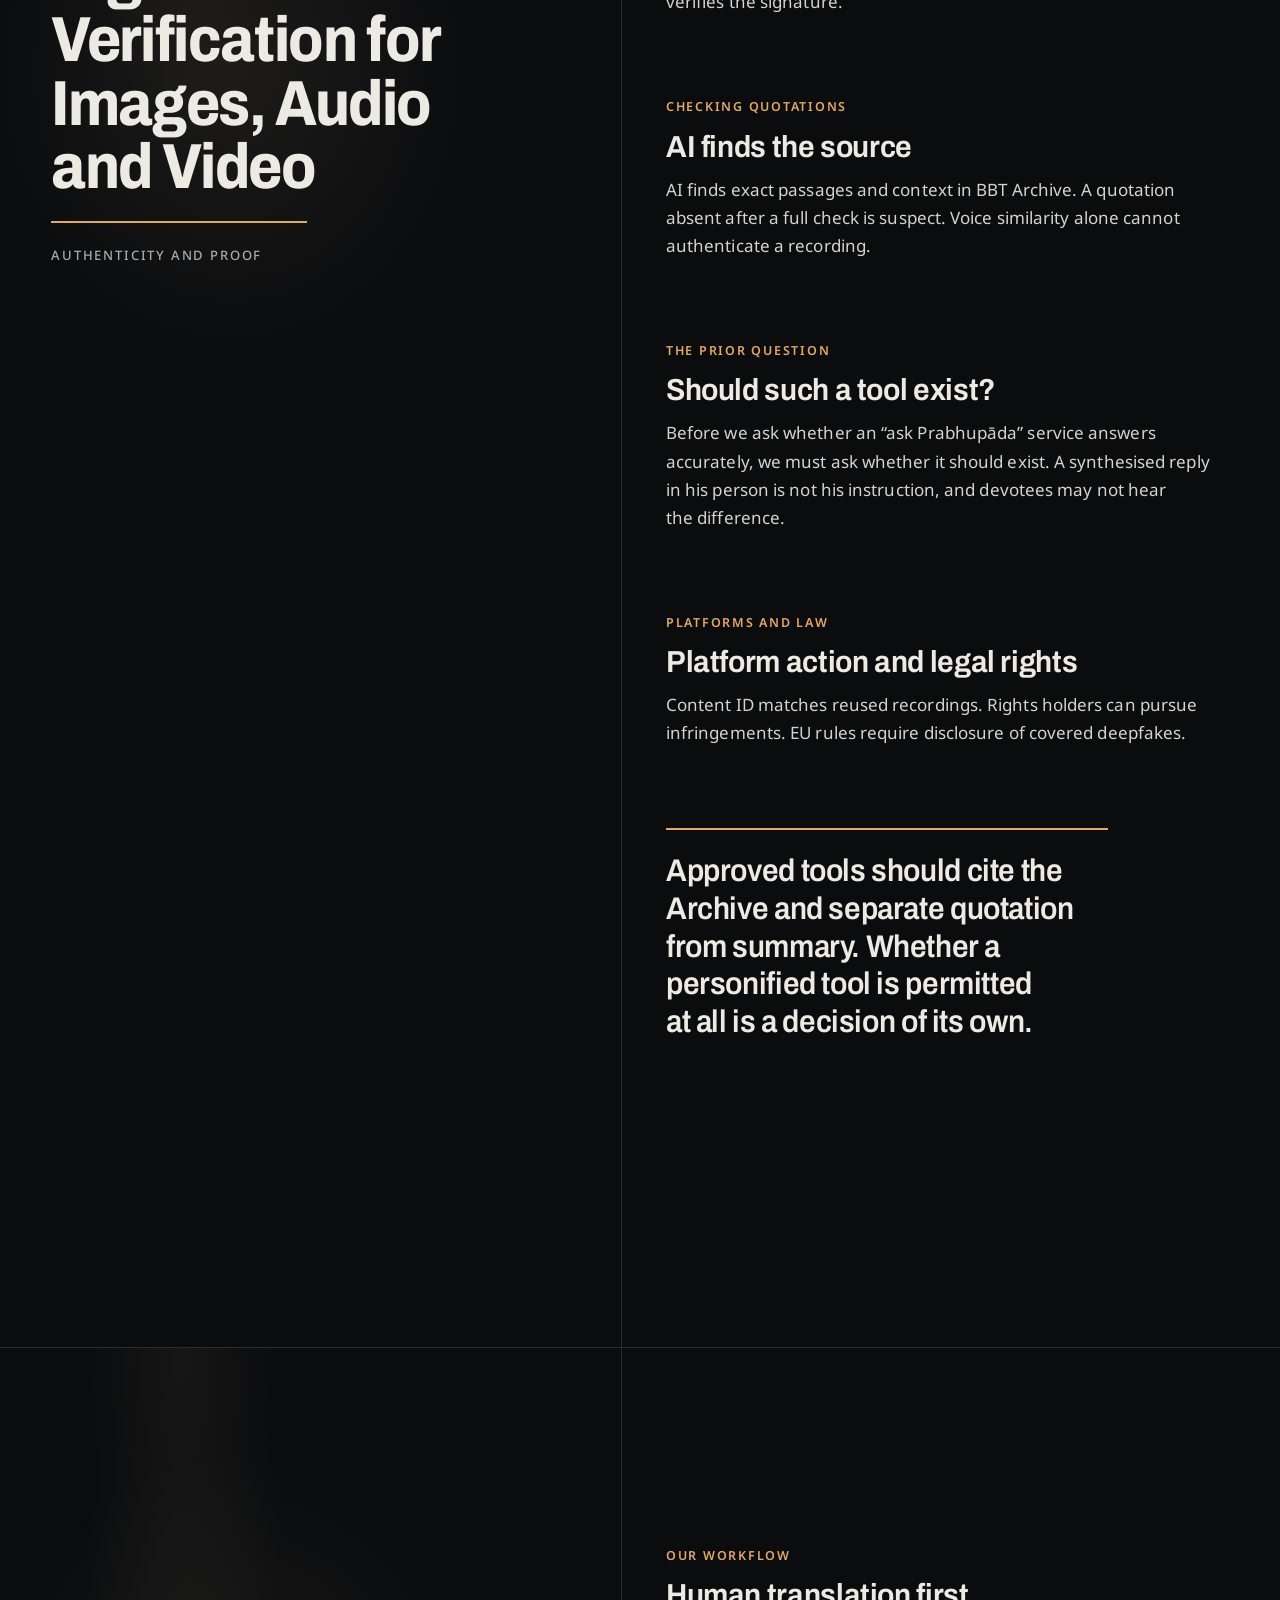
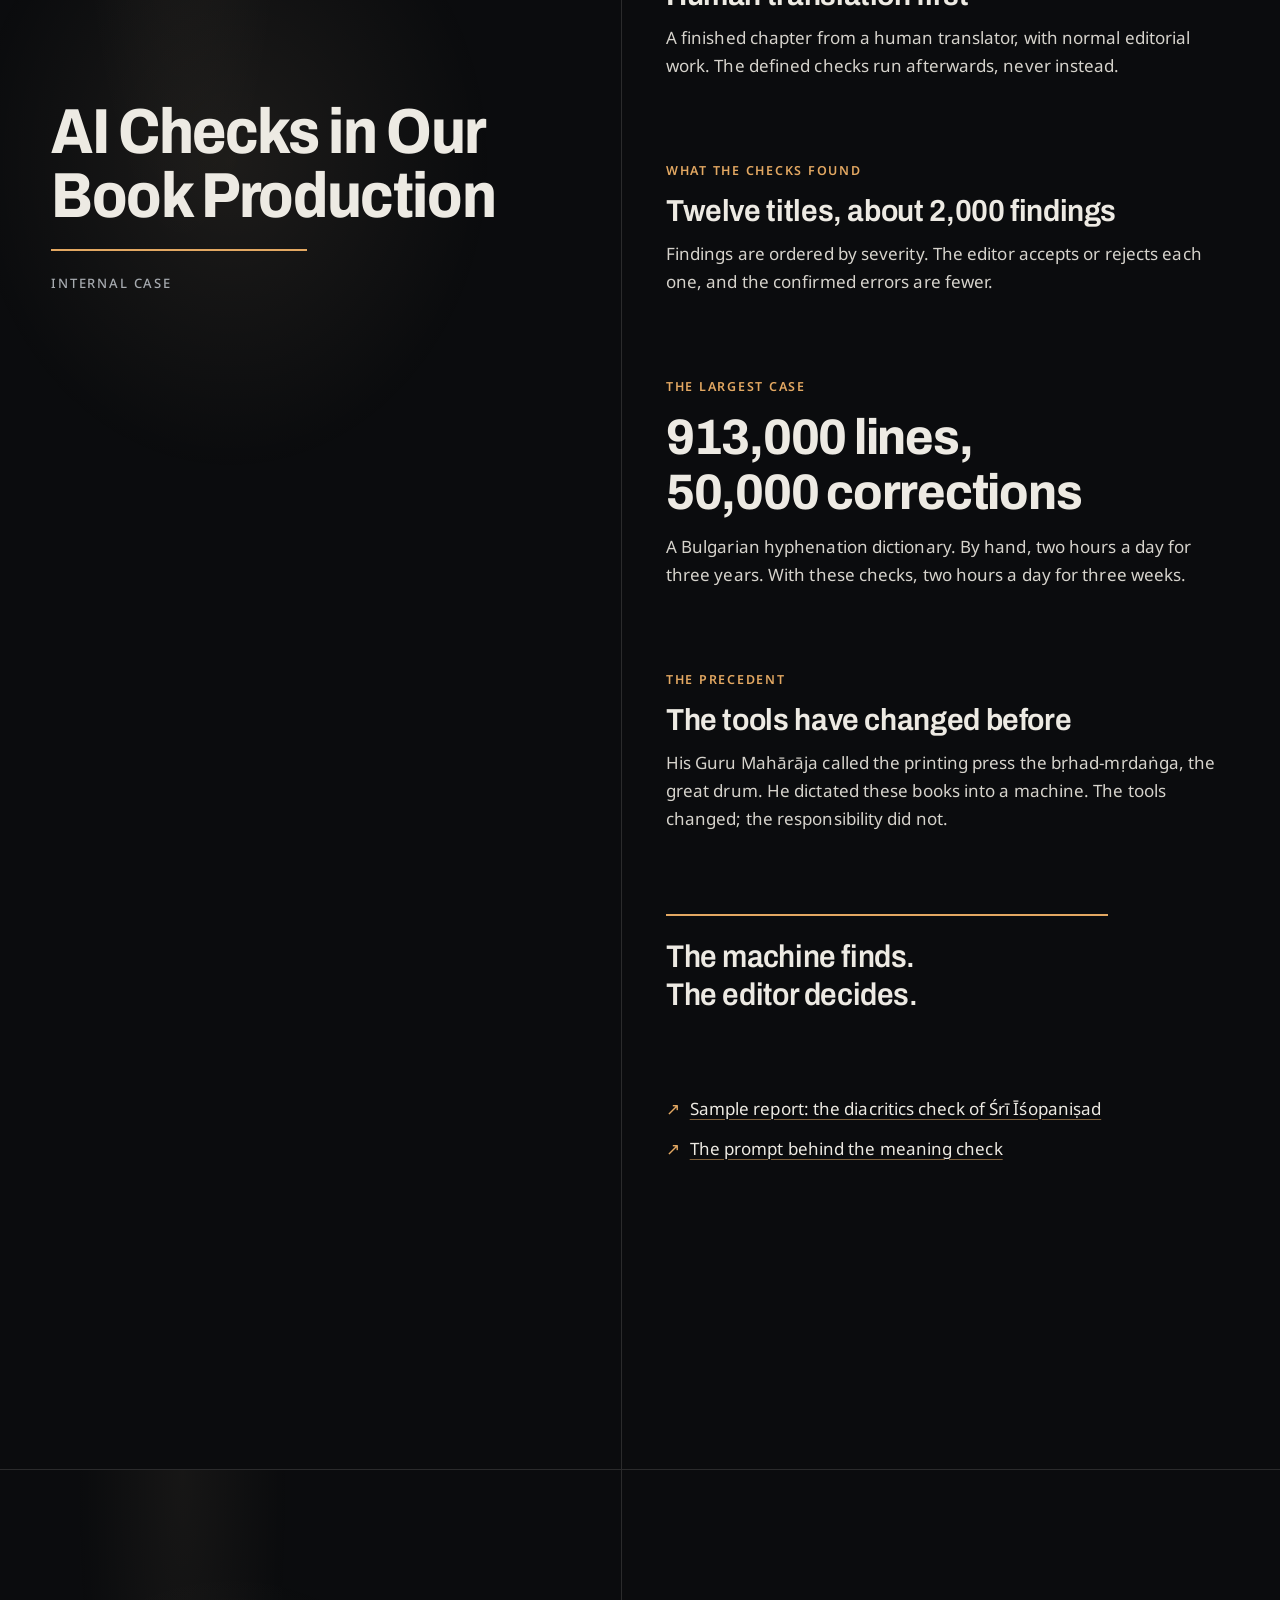
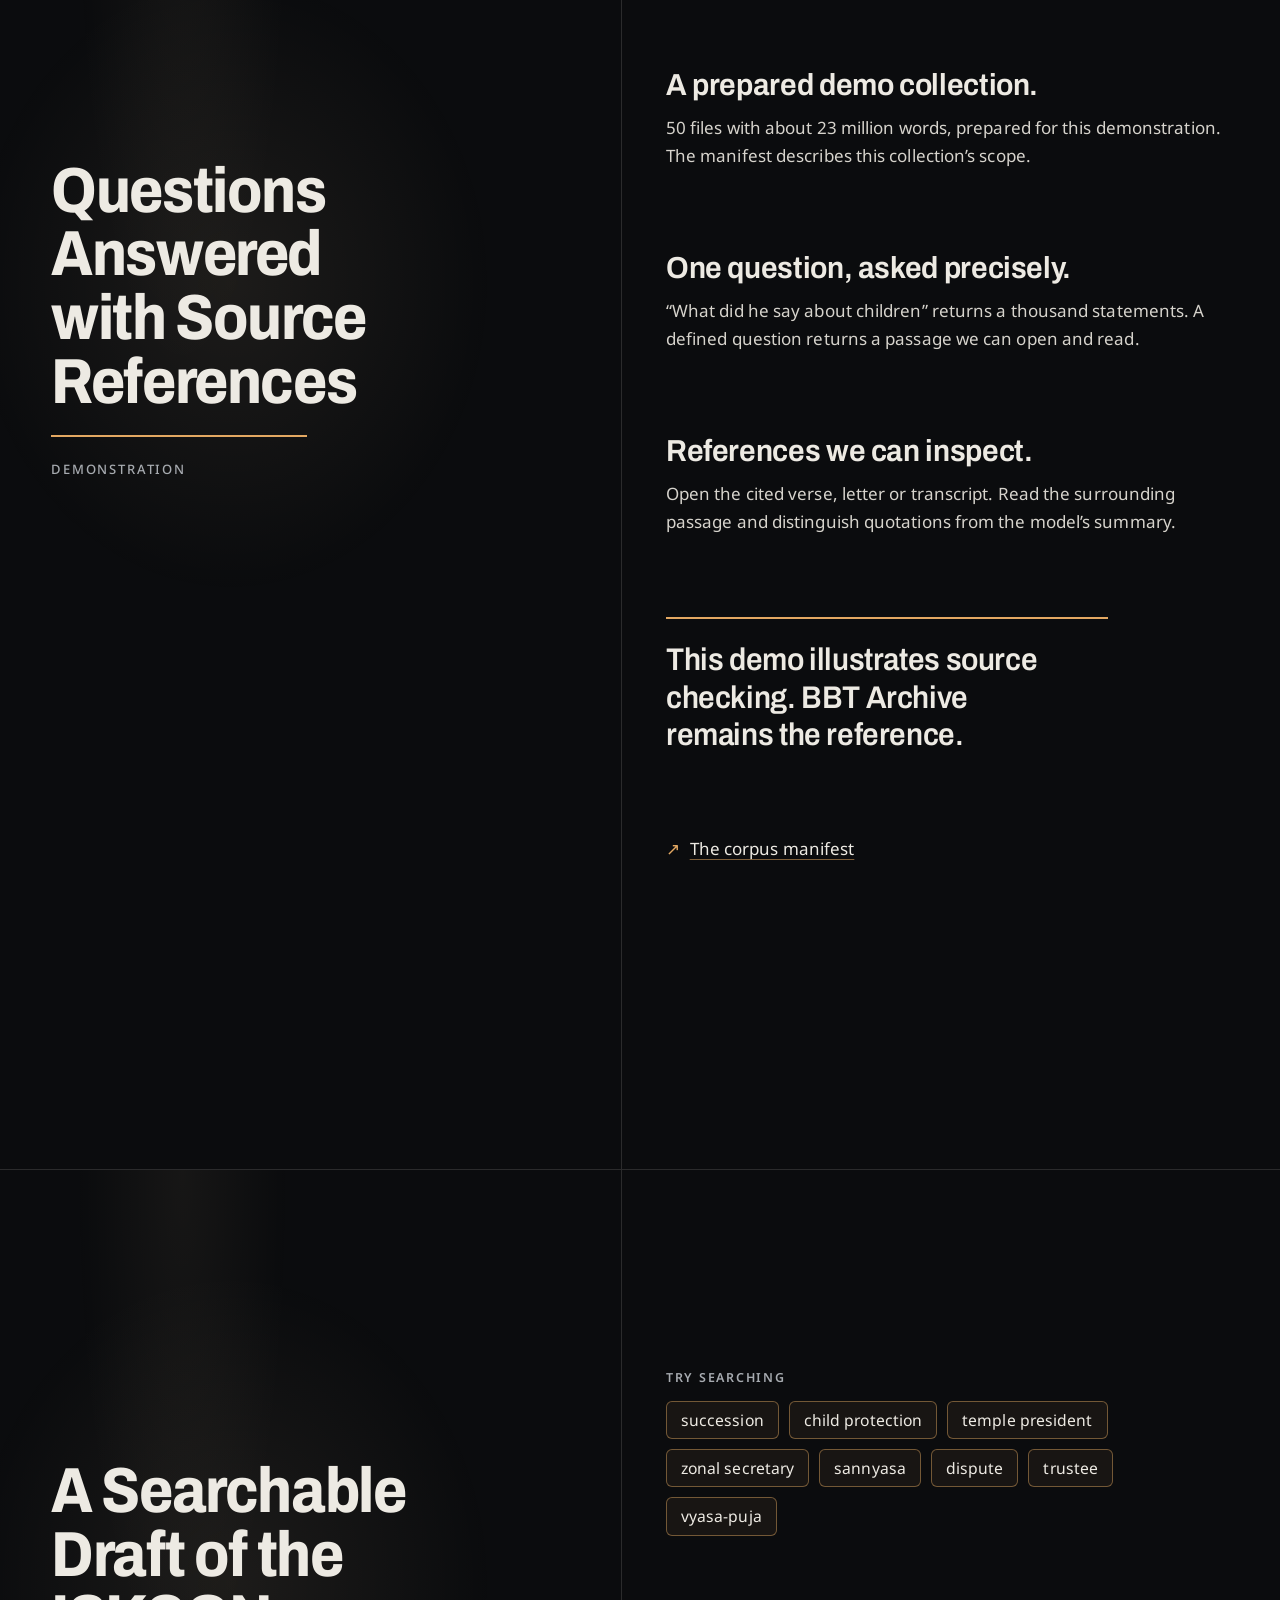
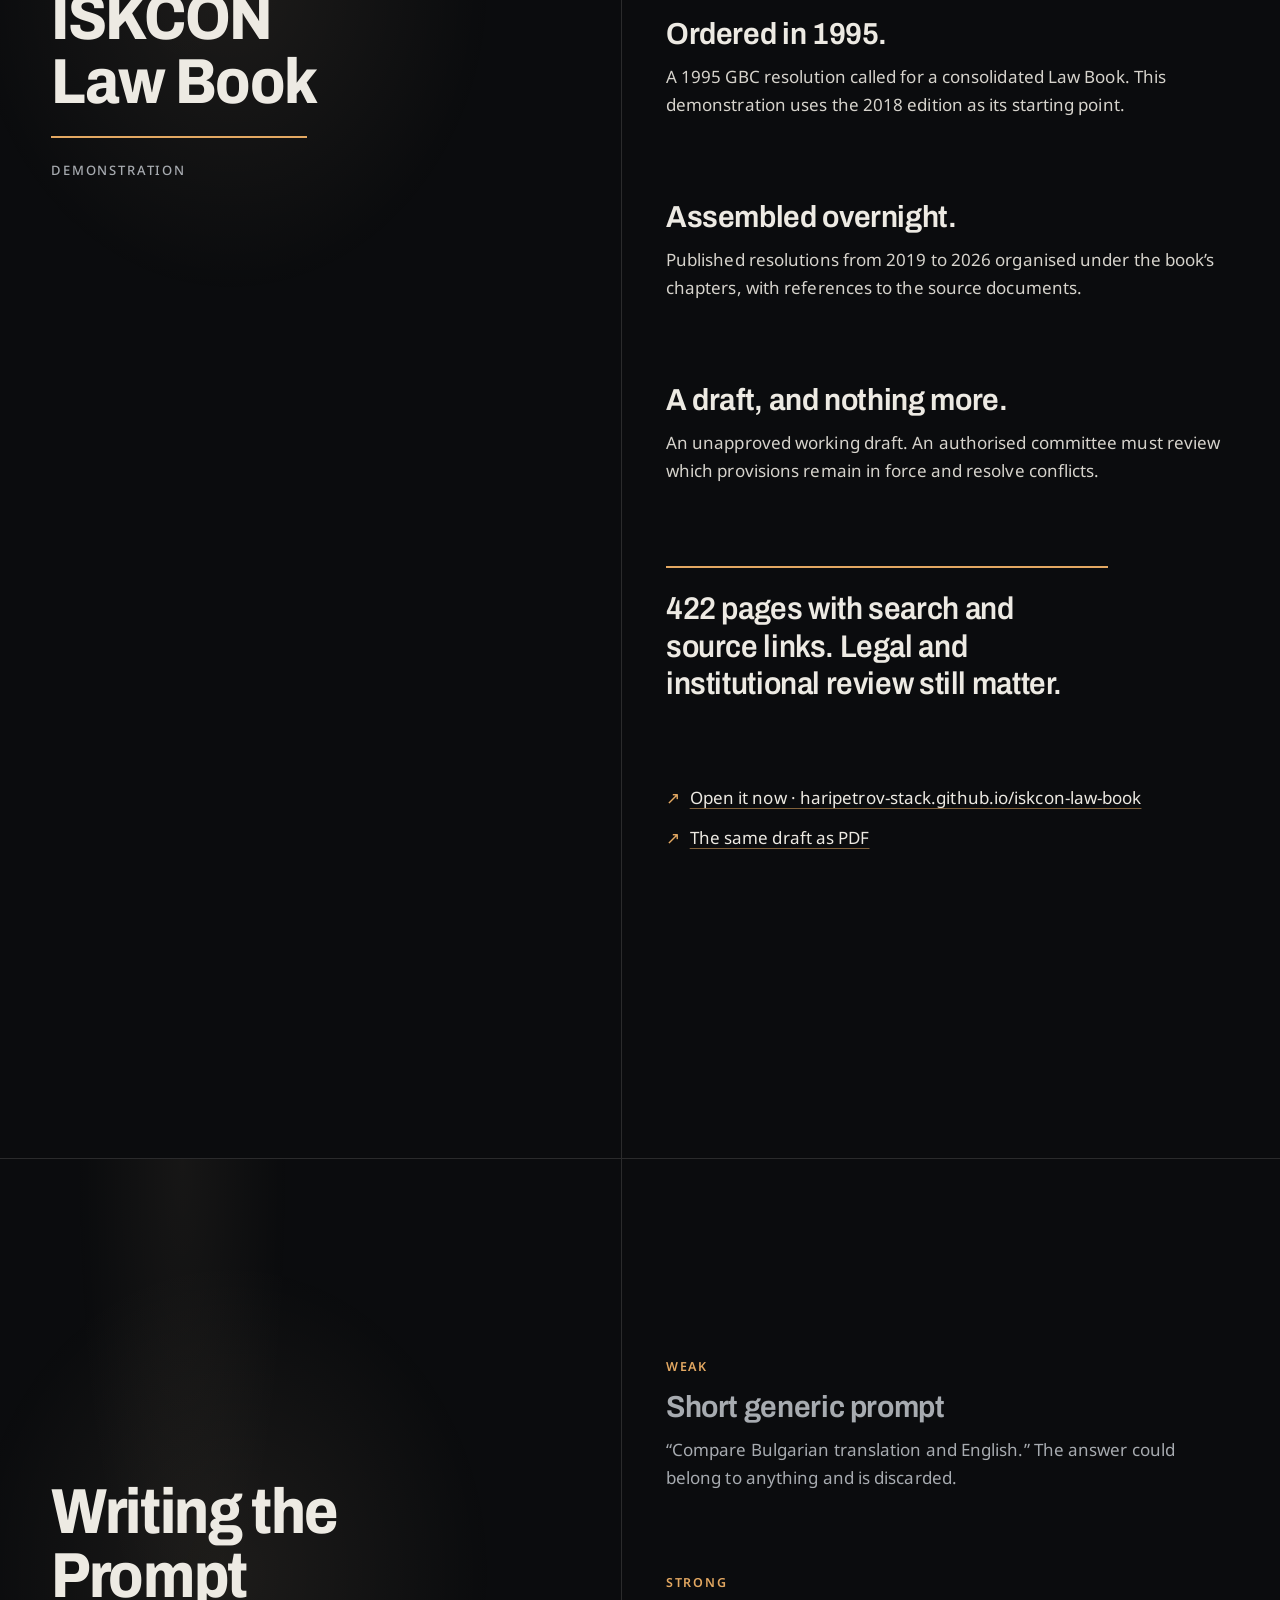
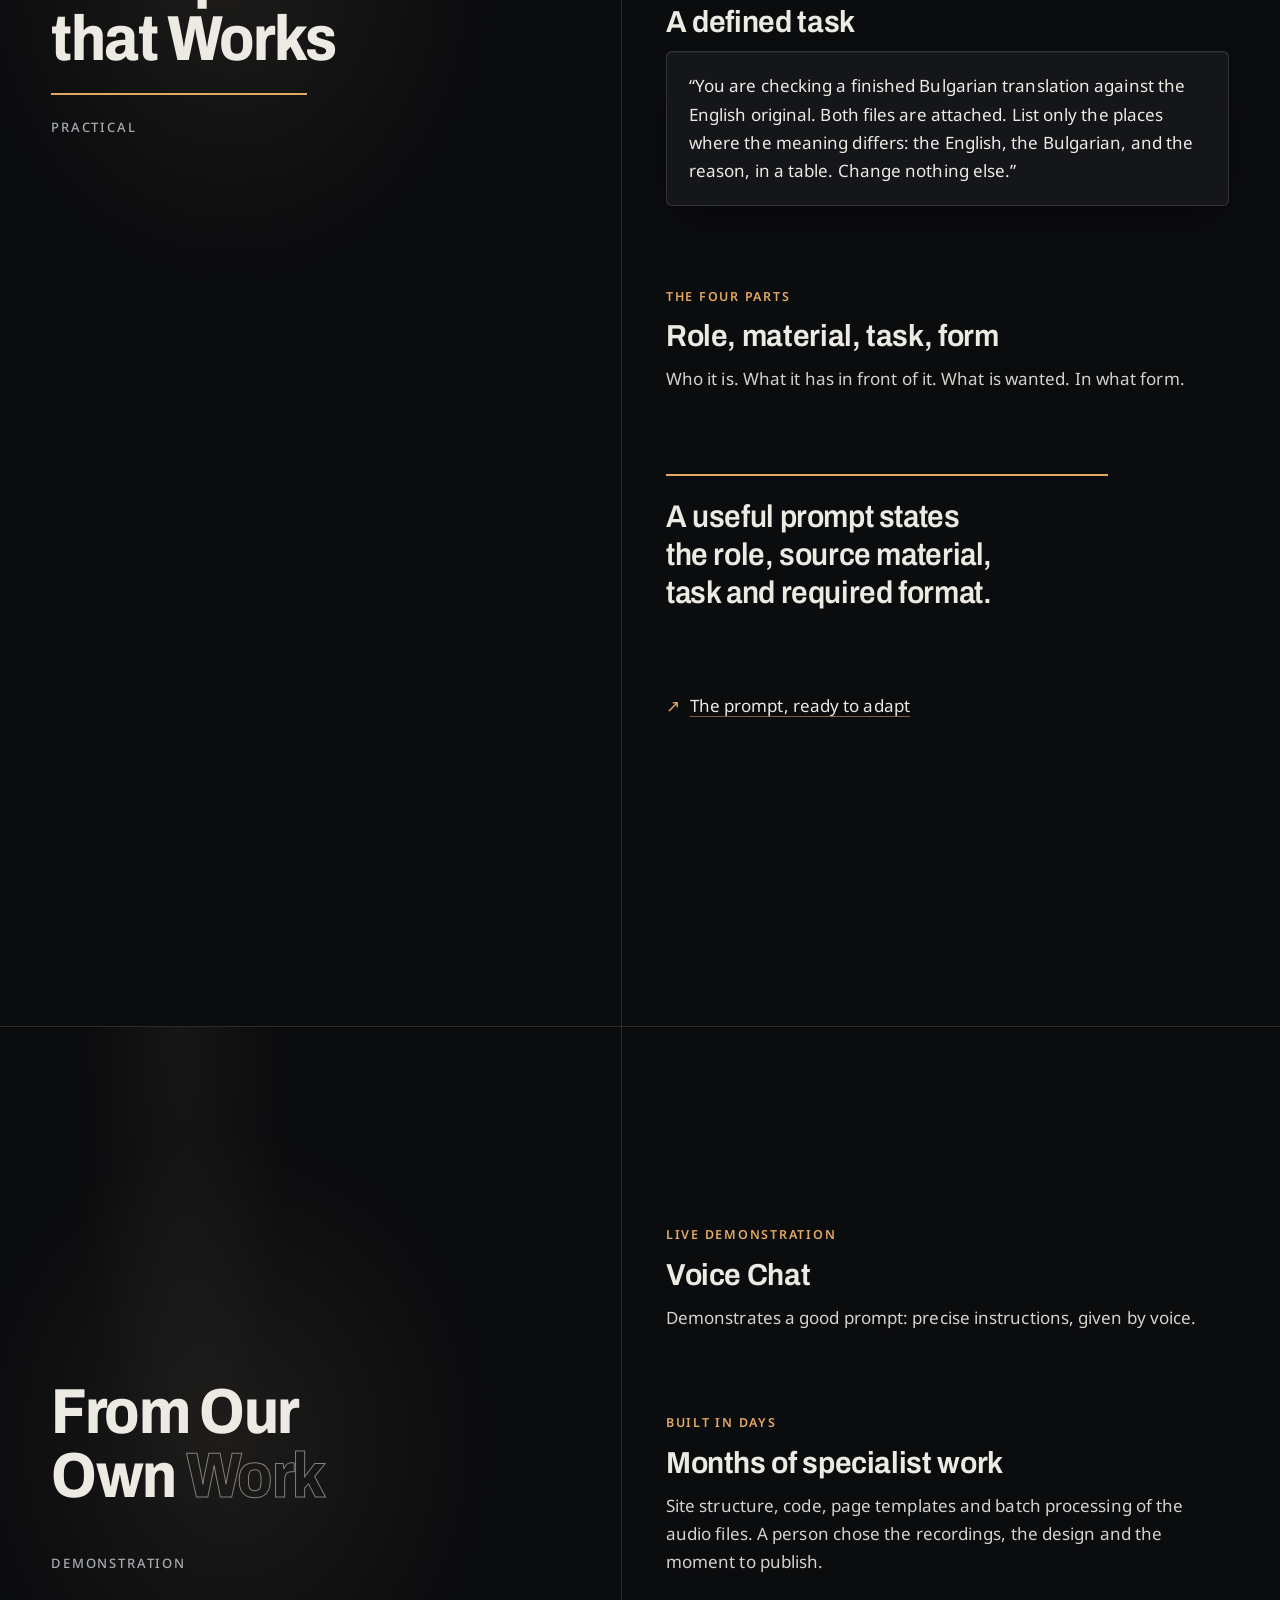
<file: v3/index.html>
<!doctype html>
<html lang="en">
<head>
<meta charset="utf-8">
<meta name="viewport" content="width=device-width, initial-scale=1">
<title>AI for ISKCON Leadership · ELM 2026</title>
<meta name="description" content="European Leadership Meeting · 2026. AI for ISKCON Leadership. Leadership, governance and organisational application.">
<meta name="theme-color" content="#0B0C0E">
<link rel="icon" href="data:,">
<link rel="preconnect" href="https://fonts.googleapis.com">
<link rel="preconnect" href="https://fonts.gstatic.com" crossorigin>
<link rel="stylesheet" href="https://fonts.googleapis.com/css2?family=Archivo:wdth,wght@75..125,500..900&family=Noto+Sans:ital,wght@0,400;0,500;0,600;1,400&display=swap">
<link rel="stylesheet" href="style.css">
</head>
<body>

<main>

<header class="ch hero" data-claim="open" data-sc-act="flow" id="s01">
  <div class="stage">
    <h1 class="stmt">AI for ISKCON Leadership</h1>
    <span class="rule" aria-hidden="true"></span>
  </div>
  <div class="evidence">
    <p class="ev hero-kick">European Leadership Meeting · 2026</p>
    <p class="ev hero-sub">Leadership, governance and organisational application</p>
    <p class="ev hero-meta">Part one of two · New Mayapur, France · 26–27 September 2026 · presenter Pitambara dasa</p>
  </div>
</header>

<section class="ch" data-claim="split" data-sc-act="flow" id="s02">
  <div class="stage">
    <h2 class="stmt">AI Is Already Inside the Organisation</h2>
    <span class="rule" aria-hidden="true"></span>
    <p class="tag">Leadership &amp; organisation</p>
  </div>
  <div class="evidence">
    <div class="ev stat">
      <p class="num">88%</p>
      <p class="txt">of surveyed organisations report using AI in at least one business function</p>
      <p class="src">Source: Stanford AI Index 2026 · adoption figure via McKinsey</p>
    </div>
    <div class="ev stat">
      <p class="num">362</p>
      <p class="txt">AI incidents recorded in 2025, against 233 in 2024</p>
      <p class="src">Source: Stanford AI Index 2026</p>
    </div>
    <div class="ev stat">
      <p class="num">7%</p>
      <p class="txt">of surveyed nonprofits report major gains in capacity and strategic priorities</p>
      <p class="src">Source: Virtuous 2026 report · 346 nonprofits</p>
    </div>
    <div class="ev card">
      <p class="lbl">The gap</p>
      <p class="body">Use is common. Measured benefit and control are rare.</p>
    </div>
    <div class="ev card">
      <p class="lbl">The condition</p>
      <p class="body">It arrives through email, documents, search and meeting tools, without anyone deciding to adopt it.</p>
    </div>
    <div class="ev card">
      <p class="lbl">The consequence</p>
      <p class="body">If no policy exists, staff invent one.</p>
    </div>
  </div>
</section>

<section class="ch" data-claim="split" data-sc-act="flow" id="s03">
  <div class="stage">
    <h2 class="stmt">When the Assistant Can Act</h2>
    <span class="rule" aria-hidden="true"></span>
    <p class="tag">Risk we carry</p>
  </div>
  <div class="evidence">
    <div class="ev card">
      <p class="lbl">Full control</p>
      <h3>Permission is the real setting</h3>
      <p class="body">Given access, an assistant can open, change and delete files, send messages and reach connected systems. The account it borrows decides how far it reaches.</p>
    </div>
    <div class="ev card">
      <p class="lbl">Unattended</p>
      <h3>No one is watching</h3>
      <p class="body">Left running alone, it continues past its first mistake. A wrong instruction repeated quickly is harder to undo than a wrong sentence.</p>
    </div>
    <div class="ev card">
      <p class="lbl">The boundary</p>
      <h3>Limits are agreed first</h3>
      <p class="body">Decide in advance which actions need confirmation, which information stays out, and who is able to stop a run that has started.</p>
    </div>
    <p class="ev band">One authorised assistant reaches further than one person's desk. Its limits are agreed before the task begins.</p>
  </div>
</section>

<section class="ch" data-claim="split" data-sc-act="flow" id="s04">
  <div class="stage">
    <h2 class="stmt">Benefits and Risks of AI in Our Work</h2>
    <span class="rule" aria-hidden="true"></span>
    <p class="tag">Benefits and costs</p>
  </div>
  <div class="evidence">
    <p class="ev lead">Each use needs someone who checks the result and takes responsibility.</p>
    <div class="ev tablewrap">
      <table class="ledger">
        <thead><tr><th scope="col">Area</th><th scope="col">What we gain</th><th scope="col">Risk without review</th></tr></thead>
        <tbody>
          <tr><th scope="row">Drafting</th><td data-l="What we gain">Faster letters, minutes and reports</td><td data-l="Risk without review">Unreviewed messages sent in our name</td></tr>
          <tr><th scope="row">Language</th><td data-l="What we gain">Drafts in more languages</td><td data-l="Risk without review">Errors in meaning and terminology</td></tr>
          <tr><th scope="row">Memory</th><td data-l="What we gain">Searchable resolutions and records</td><td data-l="Risk without review">Invented quotations and wrong references</td></tr>
          <tr><th scope="row">Analysis</th><td data-l="What we gain">Faster research and comparison</td><td data-l="Risk without review">Unsupported conclusions that sound certain</td></tr>
          <tr><th scope="row">Capacity</th><td data-l="What we gain">More time for devotee care and service</td><td data-l="Risk without review">Fewer opportunities to train successors</td></tr>
          <tr><th scope="row">Voice</th><td data-l="What we gain">Easier access to recordings and texts</td><td data-l="Risk without review">Fabricated words in a familiar voice</td></tr>
          <tr><th scope="row">Suppliers</th><td data-l="What we gain">Capability we do not have to build</td><td data-l="Risk without review">Dependence on a few providers and their terms</td></tr>
          <tr><th scope="row">Rules</th><td data-l="What we gain">Clear expectations once they are set</td><td data-l="Risk without review">Requirements in Europe keep changing by use case</td></tr>
        </tbody>
      </table>
    </div>
  </div>
</section>

<section class="ch peak" data-claim="hollow" data-sc-act="pin" id="s05">
  <div class="stage">
    <p class="tag">Demonstration</p>
    <h2 class="stmt">Whose Voice Is It?</h2>
    <div class="peak-text">
      <p class="pp">A labelled AI demonstration is played here in the room: a familiar face and a familiar voice saying words that were never spoken. The recording is not published. Permission from BBT covers the room only.</p>
      <p class="pp">The point it makes: a recognisable face and a recognisable voice do not by themselves establish where the words came from. The next slide shows what can be done about that.</p>
    </div>
  </div>
</section>

<section class="ch" data-claim="split" data-sc-act="flow" id="s06">
  <div class="stage">
    <h2 class="stmt">Digital Verification for Images, Audio and Video</h2>
    <span class="rule" aria-hidden="true"></span>
    <p class="tag">Authenticity and proof</p>
  </div>
  <div class="evidence">
    <div class="ev card">
      <p class="lbl">Digital profiles and signatures</p>
      <h3>A digital profile for each file</h3>
      <p class="body">Record each original’s source details and file hash. BBT Archive can digitally sign the record. A checking tool then compares the hash and verifies the signature.</p>
    </div>
    <div class="ev card">
      <p class="lbl">Checking quotations</p>
      <h3>AI finds the source</h3>
      <p class="body">AI finds exact passages and context in BBT Archive. A quotation absent after a full check is suspect. Voice similarity alone cannot authenticate a recording.</p>
    </div>
    <div class="ev card">
      <p class="lbl">The prior question</p>
      <h3>Should such a tool exist?</h3>
      <p class="body">Before we ask whether an “ask Prabhupāda” service answers accurately, we must ask whether it should exist. A synthesised reply in his person is not his instruction, and devotees may not hear the difference.</p>
    </div>
    <div class="ev card">
      <p class="lbl">Platforms and law</p>
      <h3>Platform action and legal rights</h3>
      <p class="body">Content ID matches reused recordings. Rights holders can pursue infringements. EU rules require disclosure of covered deepfakes.</p>
    </div>
    <p class="ev band">Approved tools should cite the Archive and separate quotation from summary. Whether a personified tool is permitted at all is a decision of its own.</p>
  </div>
</section>

<section class="ch" data-claim="split" data-sc-act="flow" id="s07">
  <div class="stage">
    <h2 class="stmt">AI Checks in Our Book Production</h2>
    <span class="rule" aria-hidden="true"></span>
    <p class="tag">Internal case</p>
  </div>
  <div class="evidence">
    <div class="ev card">
      <p class="lbl">Our workflow</p>
      <h3>Human translation first</h3>
      <p class="body">A finished chapter from a human translator, with normal editorial work. The defined checks run afterwards, never instead.</p>
    </div>
    <div class="ev card">
      <p class="lbl">What the checks found</p>
      <h3>Twelve titles, about 2,000 findings</h3>
      <p class="body">Findings are ordered by severity. The editor accepts or rejects each one, and the confirmed errors are fewer.</p>
    </div>
    <div class="ev card card--big">
      <p class="lbl">The largest case</p>
      <h3>913,000 lines, 50,000 corrections</h3>
      <p class="body">A Bulgarian hyphenation dictionary. By hand, two hours a day for three years. With these checks, two hours a day for three weeks.</p>
    </div>
    <div class="ev card">
      <p class="lbl">The precedent</p>
      <h3>The tools have changed before</h3>
      <p class="body">His Guru Mahārāja called the printing press the bṛhad-mṛdaṅga, the great drum. He dictated these books into a machine. The tools changed; the responsibility did not.</p>
    </div>
    <p class="ev band">The machine finds. The editor decides.</p>
    <ul class="ev links">
      <li><a href="https://haripetrov-stack.github.io/elm-2026-site/files/qa-report-sample.html" target="_blank" rel="noopener">Sample report: the diacritics check of Śrī Īśopaniṣad</a></li>
      <li><a href="https://haripetrov-stack.github.io/elm-2026-site/files/prompt-translation-check.txt" target="_blank" rel="noopener">The prompt behind the meaning check</a></li>
    </ul>
  </div>
</section>

<section class="ch" data-claim="split" data-sc-act="flow" id="s08">
  <div class="stage">
    <h2 class="stmt">Questions Answered with Source References</h2>
    <span class="rule" aria-hidden="true"></span>
    <p class="tag">Demonstration</p>
  </div>
  <div class="evidence">
    <ol class="steps">
      <li class="ev step"><h3>A prepared demo collection.</h3><p class="body">50 files with about 23 million words, prepared for this demonstration. The manifest describes this collection’s scope.</p></li>
      <li class="ev step"><h3>One question, asked precisely.</h3><p class="body">“What did he say about children” returns a thousand statements. A defined question returns a passage we can open and read.</p></li>
      <li class="ev step"><h3>References we can inspect.</h3><p class="body">Open the cited verse, letter or transcript. Read the surrounding passage and distinguish quotations from the model’s summary.</p></li>
    </ol>
    <p class="ev band">This demo illustrates source checking. BBT Archive remains the reference.</p>
    <ul class="ev links">
      <li><a href="https://haripetrov-stack.github.io/elm-2026-site/files/notebooklm-corpus-MANIFEST.md" target="_blank" rel="noopener">The corpus manifest</a></li>
    </ul>
  </div>
</section>

<section class="ch" data-claim="split" data-sc-act="flow" id="s09">
  <div class="stage">
    <h2 class="stmt">A Searchable Draft of the ISKCON Law Book</h2>
    <span class="rule" aria-hidden="true"></span>
    <p class="tag">Demonstration</p>
  </div>
  <div class="evidence">
    <div class="ev search">
      <p class="lbl">Try searching</p>
      <ul class="chips">
        <li><a href="https://haripetrov-stack.github.io/iskcon-law-book/book.html?q=succession" target="_blank" rel="noopener">succession</a></li>
        <li><a href="https://haripetrov-stack.github.io/iskcon-law-book/book.html?q=child%20protection" target="_blank" rel="noopener">child protection</a></li>
        <li><a href="https://haripetrov-stack.github.io/iskcon-law-book/book.html?q=temple%20president" target="_blank" rel="noopener">temple president</a></li>
        <li><a href="https://haripetrov-stack.github.io/iskcon-law-book/book.html?q=zonal%20secretary" target="_blank" rel="noopener">zonal secretary</a></li>
        <li><a href="https://haripetrov-stack.github.io/iskcon-law-book/book.html?q=sannyasa" target="_blank" rel="noopener">sannyasa</a></li>
        <li><a href="https://haripetrov-stack.github.io/iskcon-law-book/book.html?q=dispute" target="_blank" rel="noopener">dispute</a></li>
        <li><a href="https://haripetrov-stack.github.io/iskcon-law-book/book.html?q=trustee" target="_blank" rel="noopener">trustee</a></li>
        <li><a href="https://haripetrov-stack.github.io/iskcon-law-book/book.html?q=vyasa-puja" target="_blank" rel="noopener">vyasa-puja</a></li>
      </ul>
    </div>
    <ol class="steps">
      <li class="ev step"><h3>Ordered in 1995.</h3><p class="body">A 1995 GBC resolution called for a consolidated Law Book. This demonstration uses the 2018 edition as its starting point.</p></li>
      <li class="ev step"><h3>Assembled overnight.</h3><p class="body">Published resolutions from 2019 to 2026 organised under the book’s chapters, with references to the source documents.</p></li>
      <li class="ev step"><h3>A draft, and nothing more.</h3><p class="body">An unapproved working draft. An authorised committee must review which provisions remain in force and resolve conflicts.</p></li>
    </ol>
    <p class="ev band">422 pages with search and source links. Legal and institutional review still matter.</p>
    <ul class="ev links">
      <li><a href="https://haripetrov-stack.github.io/iskcon-law-book/" target="_blank" rel="noopener">Open it now · haripetrov-stack.github.io/iskcon-law-book</a></li>
      <li><a href="https://haripetrov-stack.github.io/iskcon-law-book/iskcon-law-draft-2018-2026.pdf" target="_blank" rel="noopener">The same draft as PDF</a></li>
    </ul>
  </div>
</section>

<section class="ch" data-claim="split" data-sc-act="flow" id="s10">
  <div class="stage">
    <h2 class="stmt">Writing the Prompt that Works</h2>
    <span class="rule" aria-hidden="true"></span>
    <p class="tag">Practical</p>
  </div>
  <div class="evidence">
    <div class="ev card card--weak">
      <p class="lbl">Weak</p>
      <h3>Short generic prompt</h3>
      <p class="body">“Compare Bulgarian translation and English.” The answer could belong to anything and is discarded.</p>
    </div>
    <div class="ev card card--strong">
      <p class="lbl">Strong</p>
      <h3>A defined task</h3>
      <p class="body">“You are checking a finished Bulgarian translation against the English original. Both files are attached. List only the places where the meaning differs: the English, the Bulgarian, and the reason, in a table. Change nothing else.”</p>
    </div>
    <div class="ev card">
      <p class="lbl">The four parts</p>
      <h3>Role, material, task, form</h3>
      <p class="body">Who it is. What it has in front of it. What is wanted. In what form.</p>
    </div>
    <p class="ev band">A useful prompt states the role, source material, task and required format.</p>
    <ul class="ev links">
      <li><a href="https://haripetrov-stack.github.io/elm-2026-site/files/prompt-translation-check.txt" target="_blank" rel="noopener">The prompt, ready to adapt</a></li>
    </ul>
  </div>
</section>

<section class="ch" data-claim="split" data-sc-act="flow" id="s11">
  <div class="stage">
    <h2 class="stmt">From Our Own Work</h2>
    <span class="rule" aria-hidden="true"></span>
    <p class="tag">Demonstration</p>
  </div>
  <div class="evidence">
    <div class="ev card">
      <p class="lbl">Live demonstration</p>
      <h3>Voice Chat</h3>
      <p class="body">Demonstrates a good prompt: precise instructions, given by voice.</p>
    </div>
    <div class="ev card">
      <p class="lbl">Built in days</p>
      <h3>Months of specialist work</h3>
      <p class="body">Site structure, code, page templates and batch processing of the audio files. A person chose the recordings, the design and the moment to publish.</p>
    </div>
    <ul class="ev links">
      <li><a href="https://spiritualsoundspace.com" target="_blank" rel="noopener">spiritualsoundspace.com</a></li>
      <li><a href="https://spiritualsound.space" target="_blank" rel="noopener">spiritualsound.space</a></li>
    </ul>
  </div>
</section>

<section class="ch" data-claim="split" data-sc-act="flow" id="s12">
  <div class="stage">
    <h2 class="stmt">AI in Devotee Education</h2>
    <span class="rule" aria-hidden="true"></span>
    <p class="tag">A question we own</p>
  </div>
  <div class="evidence">
    <div class="ev card">
      <p class="lbl">The assessment</p>
      <h3>Whose work are we assessing?</h3>
      <p class="body">Bhakti-śāstrī and higher qualifications depend on students’ understanding. An essay alone may not establish who wrote it.</p>
    </div>
    <div class="ev card">
      <p class="lbl">The style</p>
      <h3>Fluency is not proof</h3>
      <p class="body">Smooth prose, repeated phrasing and reading aloud can raise questions. AI can also imitate an uneven style and deliberate mistakes.</p>
    </div>
    <div class="ev card">
      <p class="lbl">The tools</p>
      <h3>Detectors need human review</h3>
      <p class="body">Pangram and GPTZero can flag text. False positives and missed AI text occur. A score or a hidden prompt is insufficient evidence.</p>
    </div>
    <div class="ev card">
      <p class="lbl">Our courses</p>
      <h3>Evidence of learning</h3>
      <p class="body">Oral defence, drafts and supervised work help assess understanding. Course leaders should define allowed AI use and disclosure.</p>
    </div>
    <p class="ev band">Where is the line for our own courses, and who draws it?</p>
  </div>
</section>

<section class="ch" data-claim="split" data-sc-act="flow" id="s13">
  <div class="stage">
    <h2 class="stmt">What It Costs the Person</h2>
    <span class="rule" aria-hidden="true"></span>
    <p class="tag">The human side</p>
  </div>
  <div class="evidence">
    <div class="ev card">
      <p class="lbl">The day</p>
      <h3>Work loses its edges</h3>
      <p class="body">A subscription buys capacity, and capacity invites more hours. Morning programme, japa and rest are the first things those hours take.</p>
    </div>
    <div class="ev card">
      <p class="lbl">The mind</p>
      <h3>The work moves into the head</h3>
      <p class="body">Less mechanical work, more specifying, judging and checking. That is a heavier kind of tiredness and it is easy to miss in ourselves.</p>
    </div>
    <div class="ev card">
      <p class="lbl">The heart</p>
      <h3>Attachment without a person</h3>
      <p class="body">Companion applications answer warmly at any hour, and the young are most exposed. Providers added protections after serious cases; the pull remains.</p>
    </div>
    <p class="ev band">We care for devotees. Their attention and their daily sādhana are part of that care.</p>
  </div>
</section>

<section class="ch" data-claim="split" data-sc-act="flow" id="s14">
  <div class="stage">
    <h2 class="stmt">Six Questions For This Room</h2>
    <span class="rule" aria-hidden="true"></span>
    <p class="tag">For the tables</p>
  </div>
  <div class="evidence">
    <ol class="questions">
      <li class="ev q"><span class="qn">1.</span><div><h3>Image, voice and likeness</h3><p class="body">May anyone generate the image, voice or video of Śrīla Prabhupāda, or of a devotee? Should a tool that answers in his person exist at all?</p></div></li>
      <li class="ev q"><span class="qn">2.</span><div><h3>Our education</h3><p class="body">Is AI usage permitted in essays and examinations, and to what extent?</p></div></li>
      <li class="ev q"><span class="qn">3.</span><div><h3>Research</h3><p class="body">How far may AI go in the studies and surveys we commission?</p></div></li>
      <li class="ev q"><span class="qn">4.</span><div><h3>Devotee data</h3><p class="body">What must never be entered into a public tool?</p></div></li>
      <li class="ev q"><span class="qn">5.</span><div><h3>Policy ownership</h3><p class="body">Which policies already exist globally, in Europe and in each yatra? Who is responsible for the gaps?</p></div></li>
      <li class="ev q"><span class="qn">6.</span><div><h3>Accountability</h3><p class="body">Who is responsible when AI goes wrong in ISKCON's name?</p></div></li>
    </ol>
    <p class="ev band">These questions need named owners and an agreed process for decisions.</p>
  </div>
</section>

<section class="ch full" data-claim="split" data-sc-act="flow" id="s15">
  <div class="stage">
    <p class="tag">What this session asks</p>
    <h2 class="stmt">A Request to Begin Policy Work</h2>
    <span class="rule" aria-hidden="true"></span>
  </div>
  <div class="evidence">
    <p class="ev ask">ELM asks the RGB to begin work on an AI policy for Europe.</p>
    <p class="ev names">Pitambara dasa · Madayanti Mataji · break · discussion with the whole room</p>
  </div>
</section>

<section class="ch last" data-claim="split" data-sc-act="flow" id="s16">
  <div class="stage">
    <h2 class="stmt">Resources from Today’s Session</h2>
    <span class="rule" aria-hidden="true"></span>
    <p class="tag">Session resources</p>
  </div>
  <div class="evidence">
    <p class="ev lead">Check the version date when using a document.</p>
    <ul class="ev links links--res">
      <li><a href="https://haripetrov-stack.github.io/elm-2026-site/files/ELM-AI-presentation-v34.pdf" target="_blank" rel="noopener">The slides of part one</a></li>
      <li><a href="https://haripetrov-stack.github.io/iskcon-law-book/" target="_blank" rel="noopener">The Law Book draft</a></li>
      <li><a href="https://haripetrov-stack.github.io/elm-2026-site/files/notebooklm-corpus-MANIFEST.md" target="_blank" rel="noopener">The corpus manifest</a></li>
      <li><a href="https://haripetrov-stack.github.io/elm-2026-site/files/qa-report-sample.html" target="_blank" rel="noopener">Sample QA report</a></li>
      <li><a href="https://haripetrov-stack.github.io/elm-2026-site/files/prompt-translation-check.txt" target="_blank" rel="noopener">The prompt</a></li>
    </ul>
    <ul class="ev links links--res">
      <li><a href="https://hai.stanford.edu/ai-index/2026-ai-index-report" target="_blank" rel="noopener">Stanford HAI, The 2026 AI Index Report</a></li>
      <li><a href="https://539405.fs1.hubspotusercontent-na1.net/hubfs/539405/AI%20Report/Virtuous%202026%20Nonprofit%20AI%20Adoption%20Report.pdf" target="_blank" rel="noopener">Virtuous, 2026 Nonprofit AI Adoption Report</a></li>
      <li><a href="https://doi.org/10.6028/NIST.AI.600-1" target="_blank" rel="noopener">NIST AI 600-1, Generative AI Profile</a></li>
      <li><a href="https://csrc.nist.gov/glossary/term/hash_function" target="_blank" rel="noopener">NIST, hash function</a></li>
      <li><a href="https://csrc.nist.gov/glossary/term/digital_signature" target="_blank" rel="noopener">NIST, digital signature</a></li>
      <li><a href="https://spec.c2pa.org/specifications/specifications/2.2/explainer/Explainer.html" target="_blank" rel="noopener">C2PA, Content Credentials</a></li>
      <li><a href="https://support.google.com/youtube/answer/2797370?hl=en" target="_blank" rel="noopener">YouTube, Content ID</a></li>
      <li><a href="https://digital-strategy.ec.europa.eu/en/faqs/transparency-obligations-under-article-50-ai-act" target="_blank" rel="noopener">European Commission, Article 50 of the AI Act</a></li>
      <li><a href="https://arxiv.org/abs/2304.02819" target="_blank" rel="noopener">arxiv.org/abs/2304.02819</a></li>
      <li><a href="https://arxiv.org/abs/2602.05769" target="_blank" rel="noopener">arxiv.org/abs/2602.05769</a></li>
      <li><a href="https://www.commonsensemedia.org/sites/default/files/featured-content/files/justification-for-ai-safeguards-for-kids-2026.pdf" target="_blank" rel="noopener">Common Sense Media, AI safeguards for kids, 2026</a></li>
    </ul>
    <ul class="ev links links--res">
      <li><a href="https://haripetrov-stack.github.io/elm-2026-site/" target="_blank" rel="noopener">First version of the resource page</a></li>
    </ul>
  </div>
</section>

</main>

<script src="app.js" defer></script>
</body>
</html>
</file>
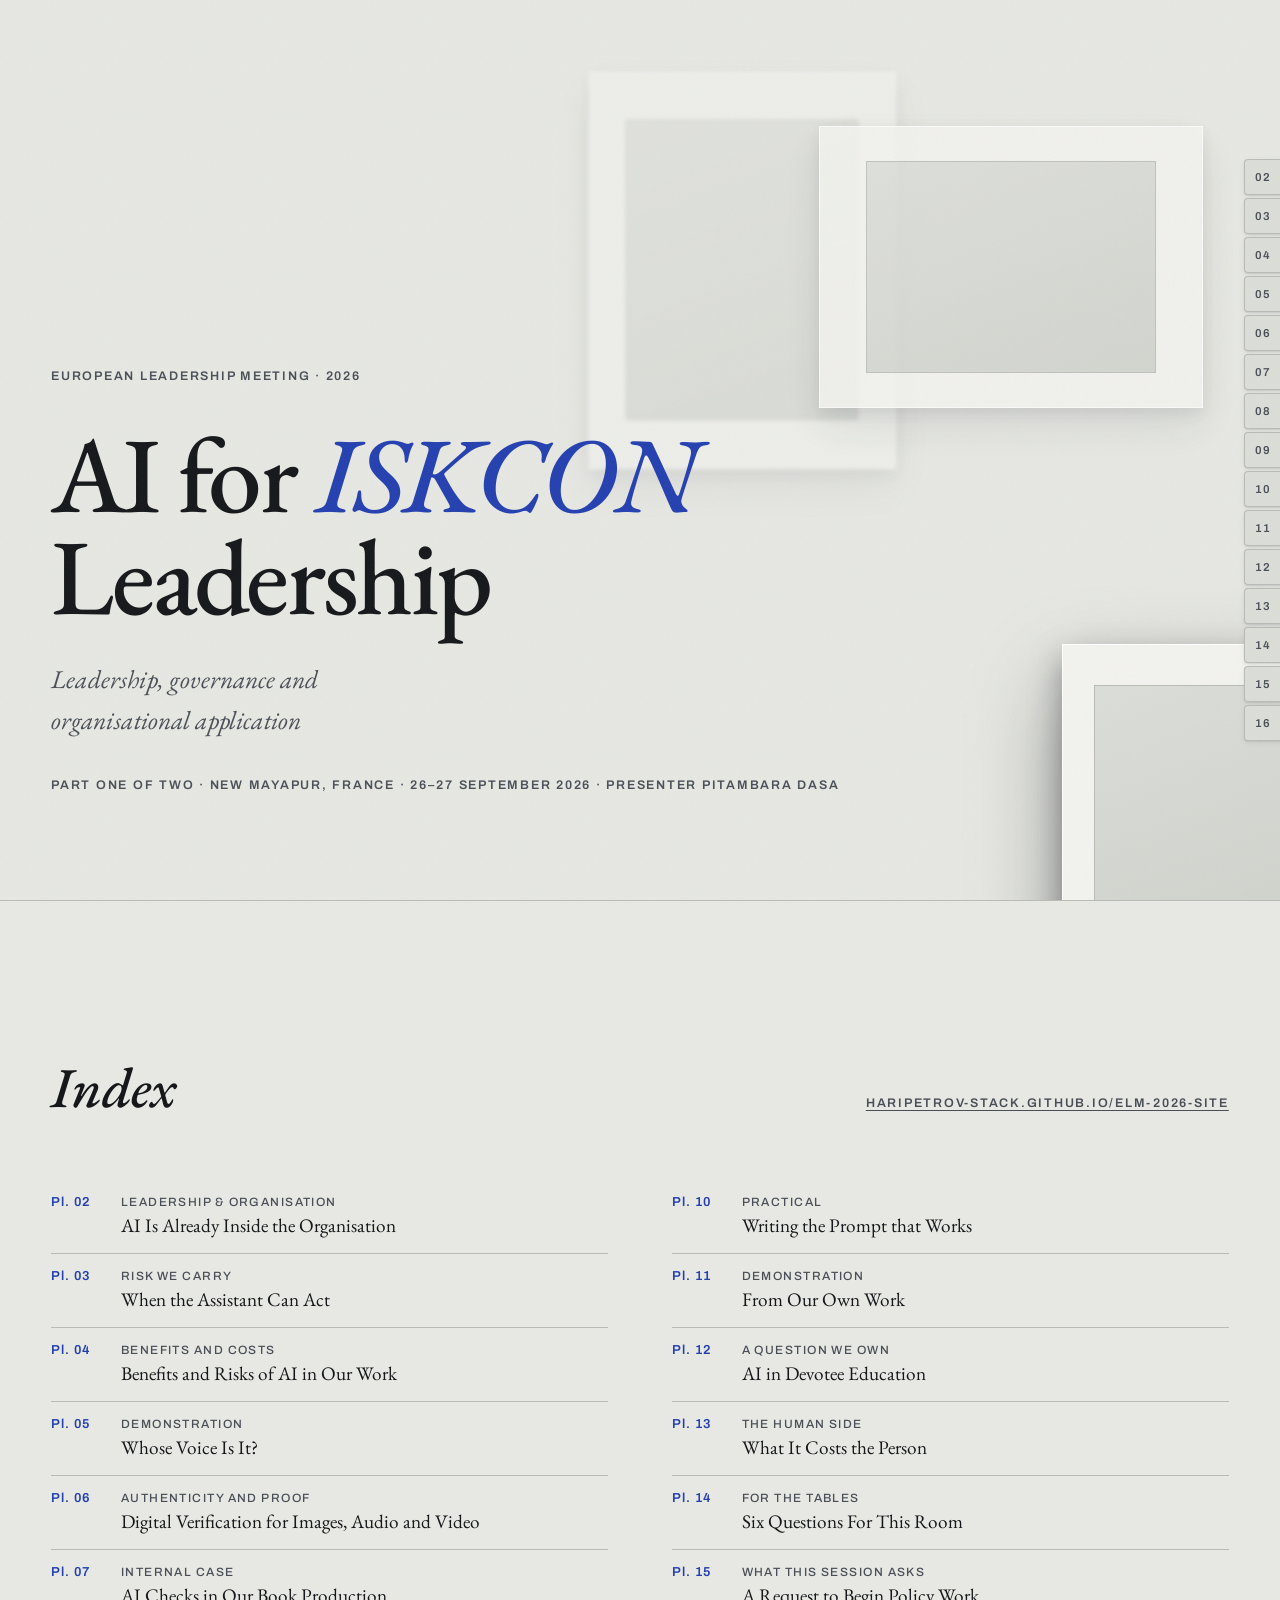
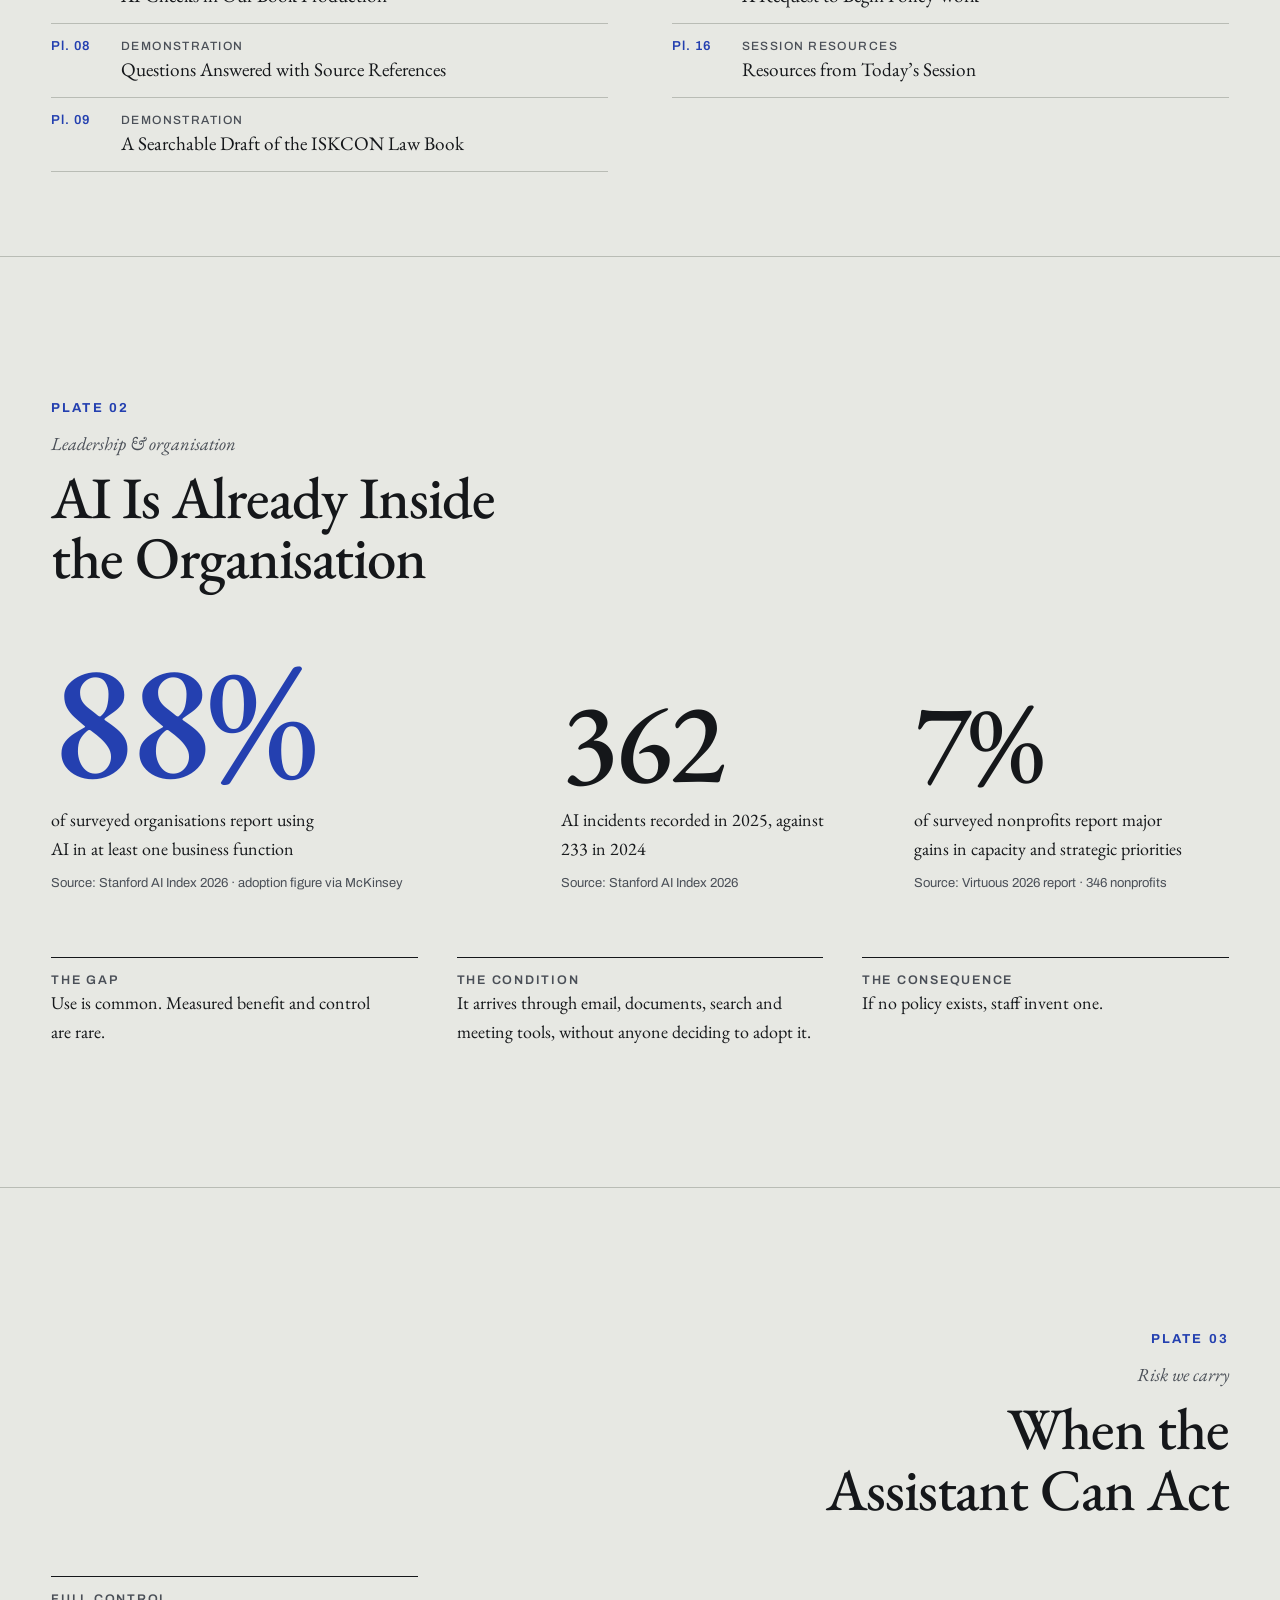
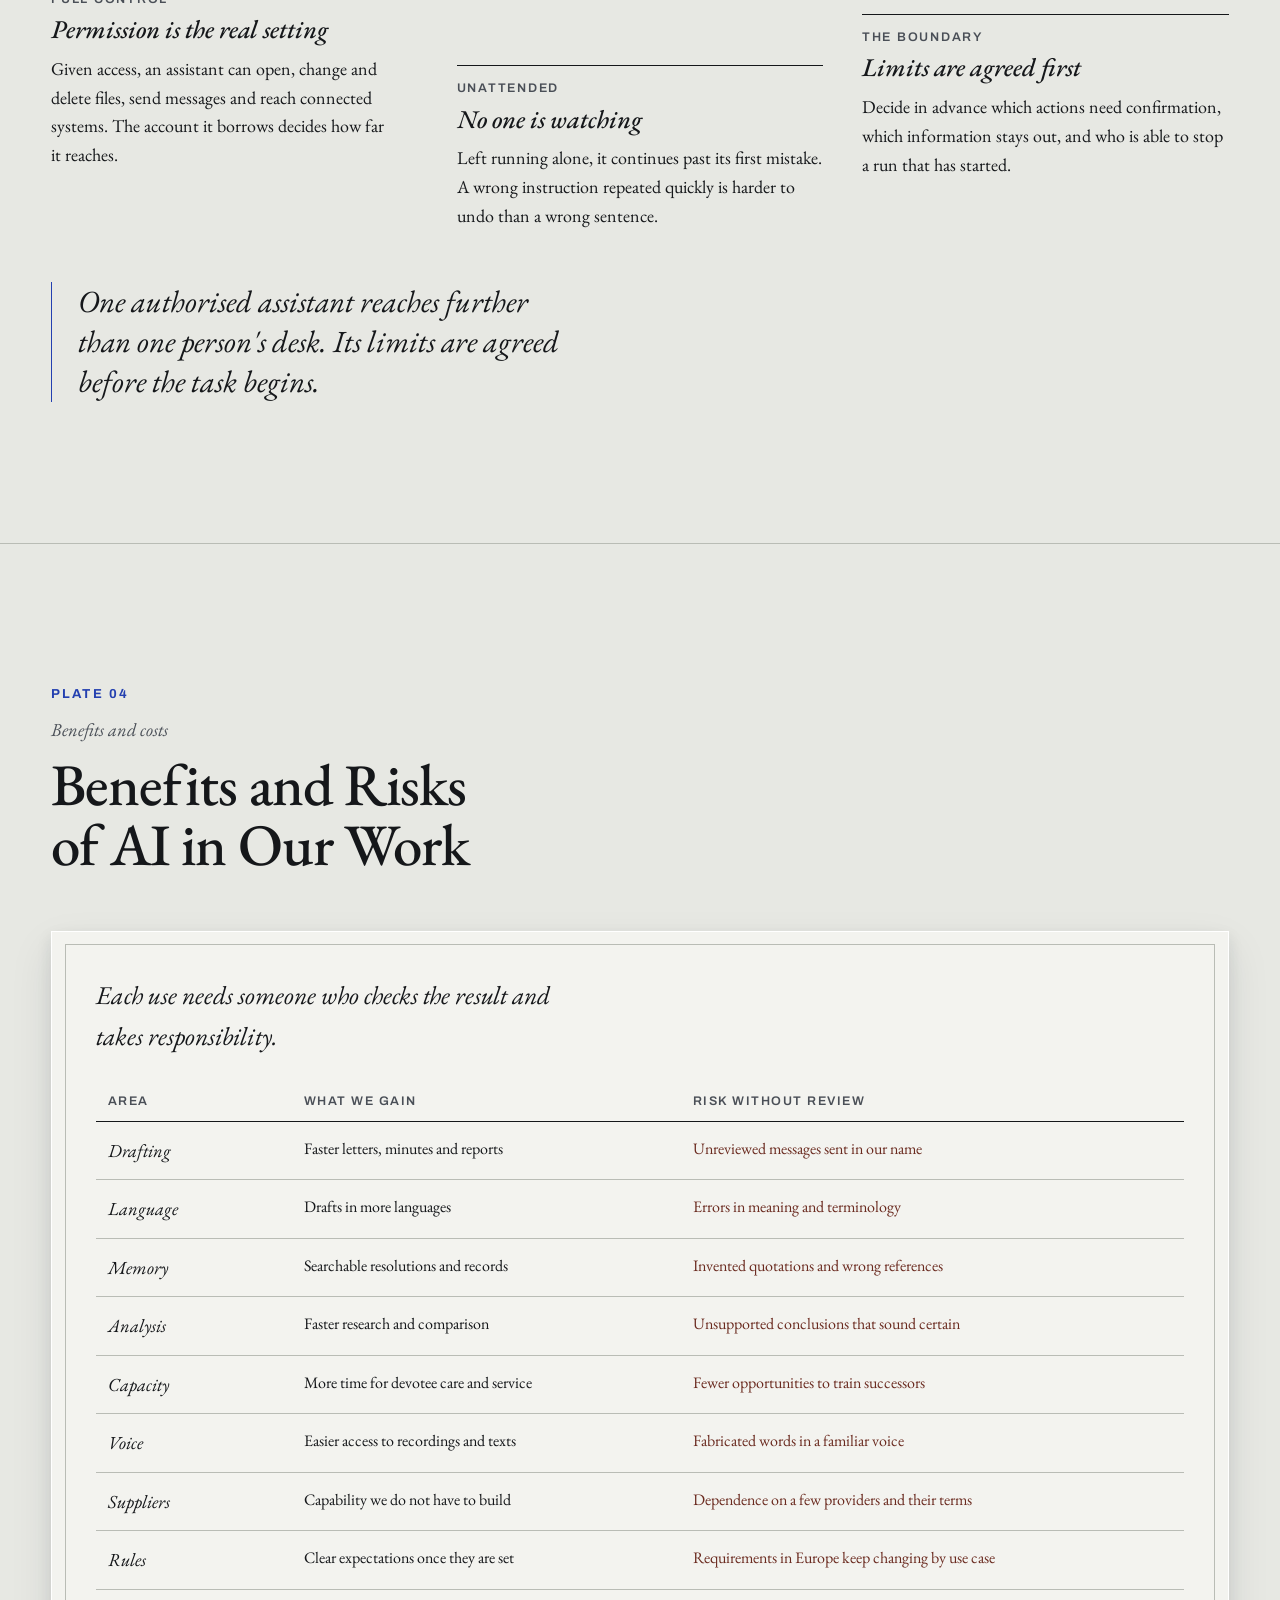
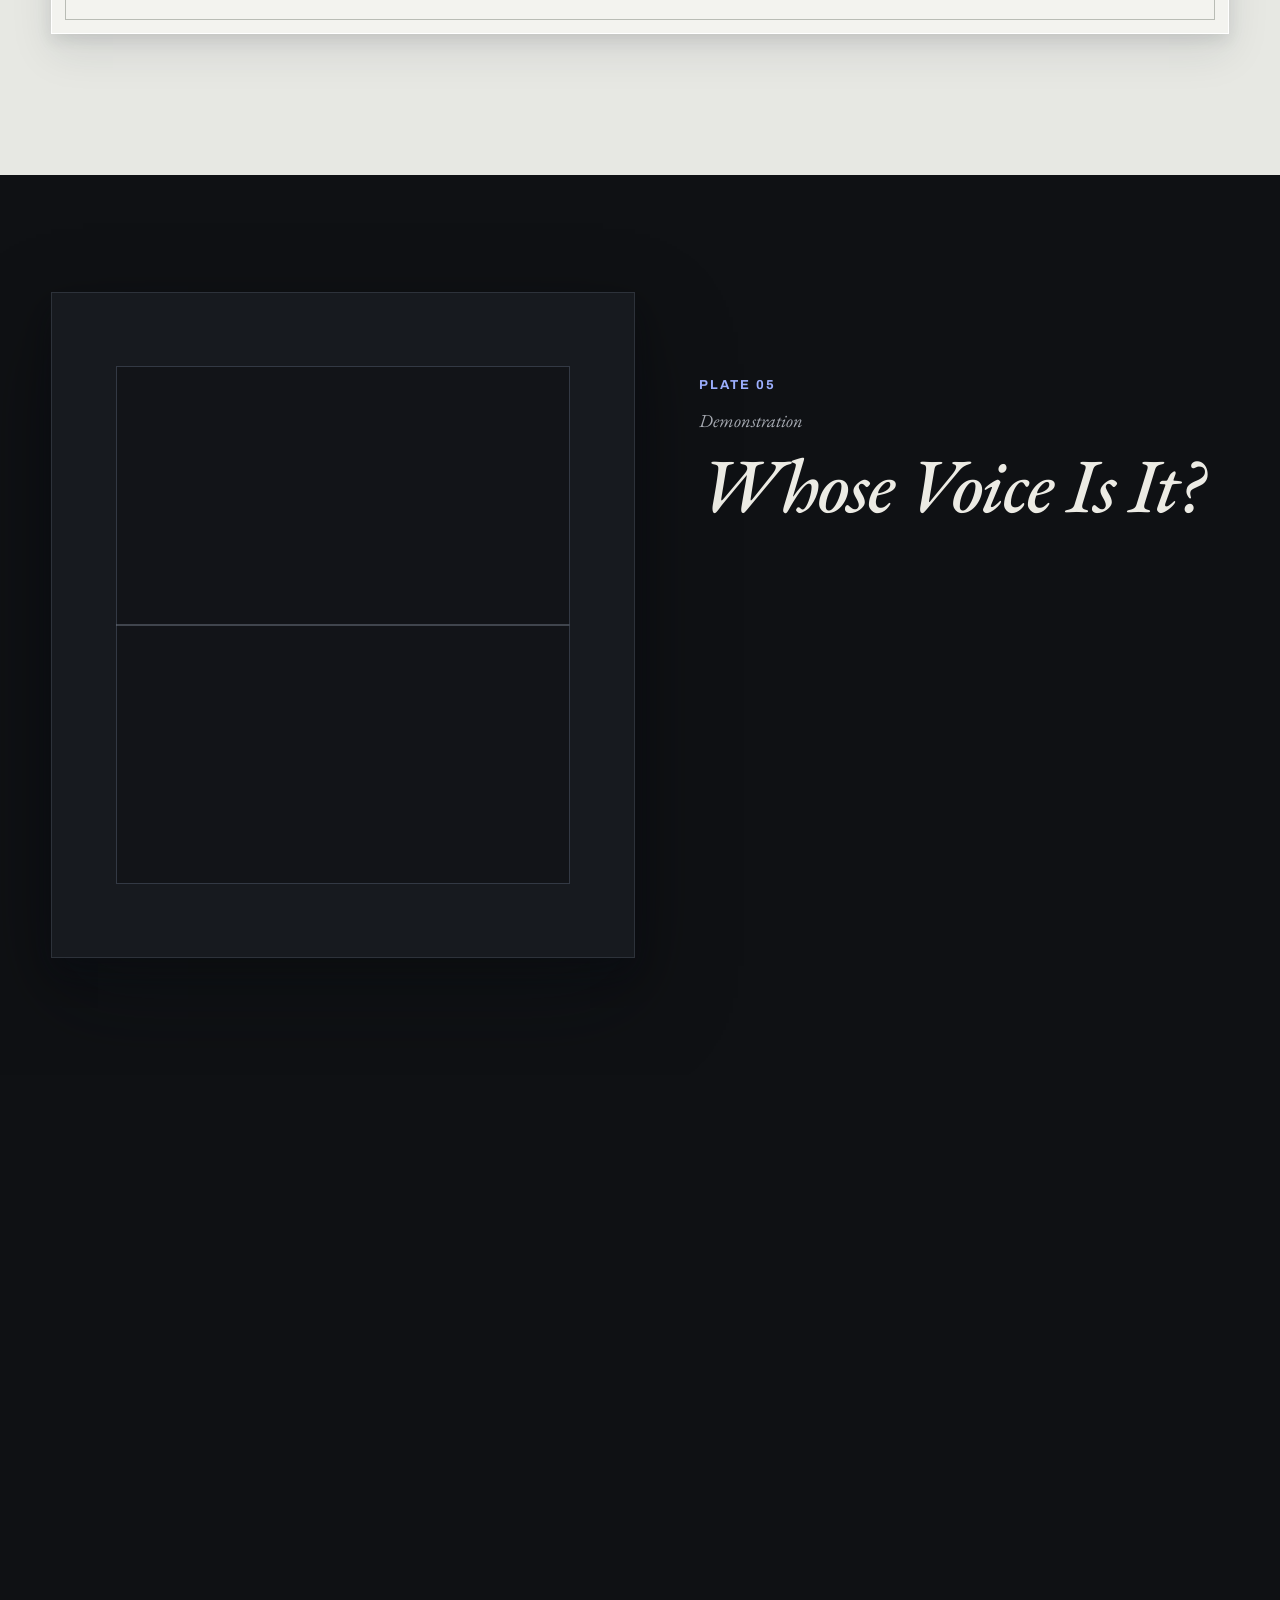
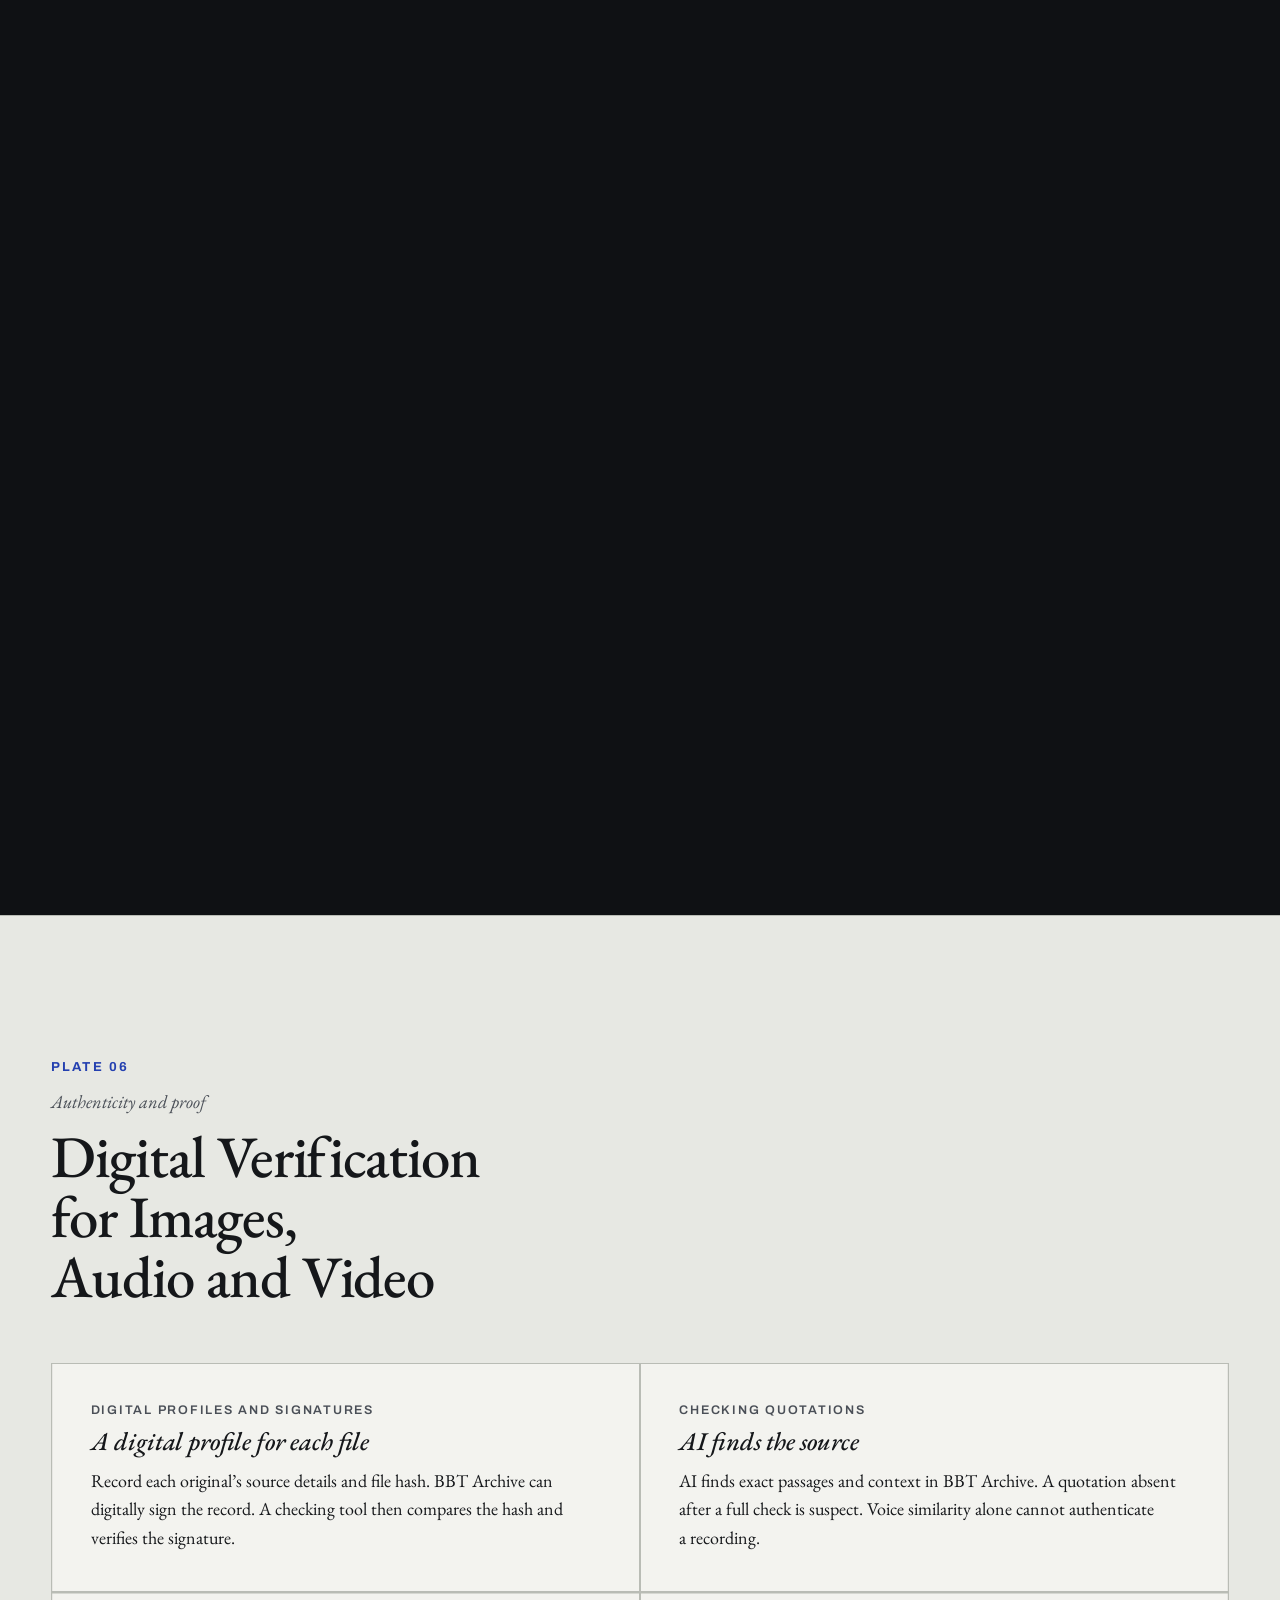
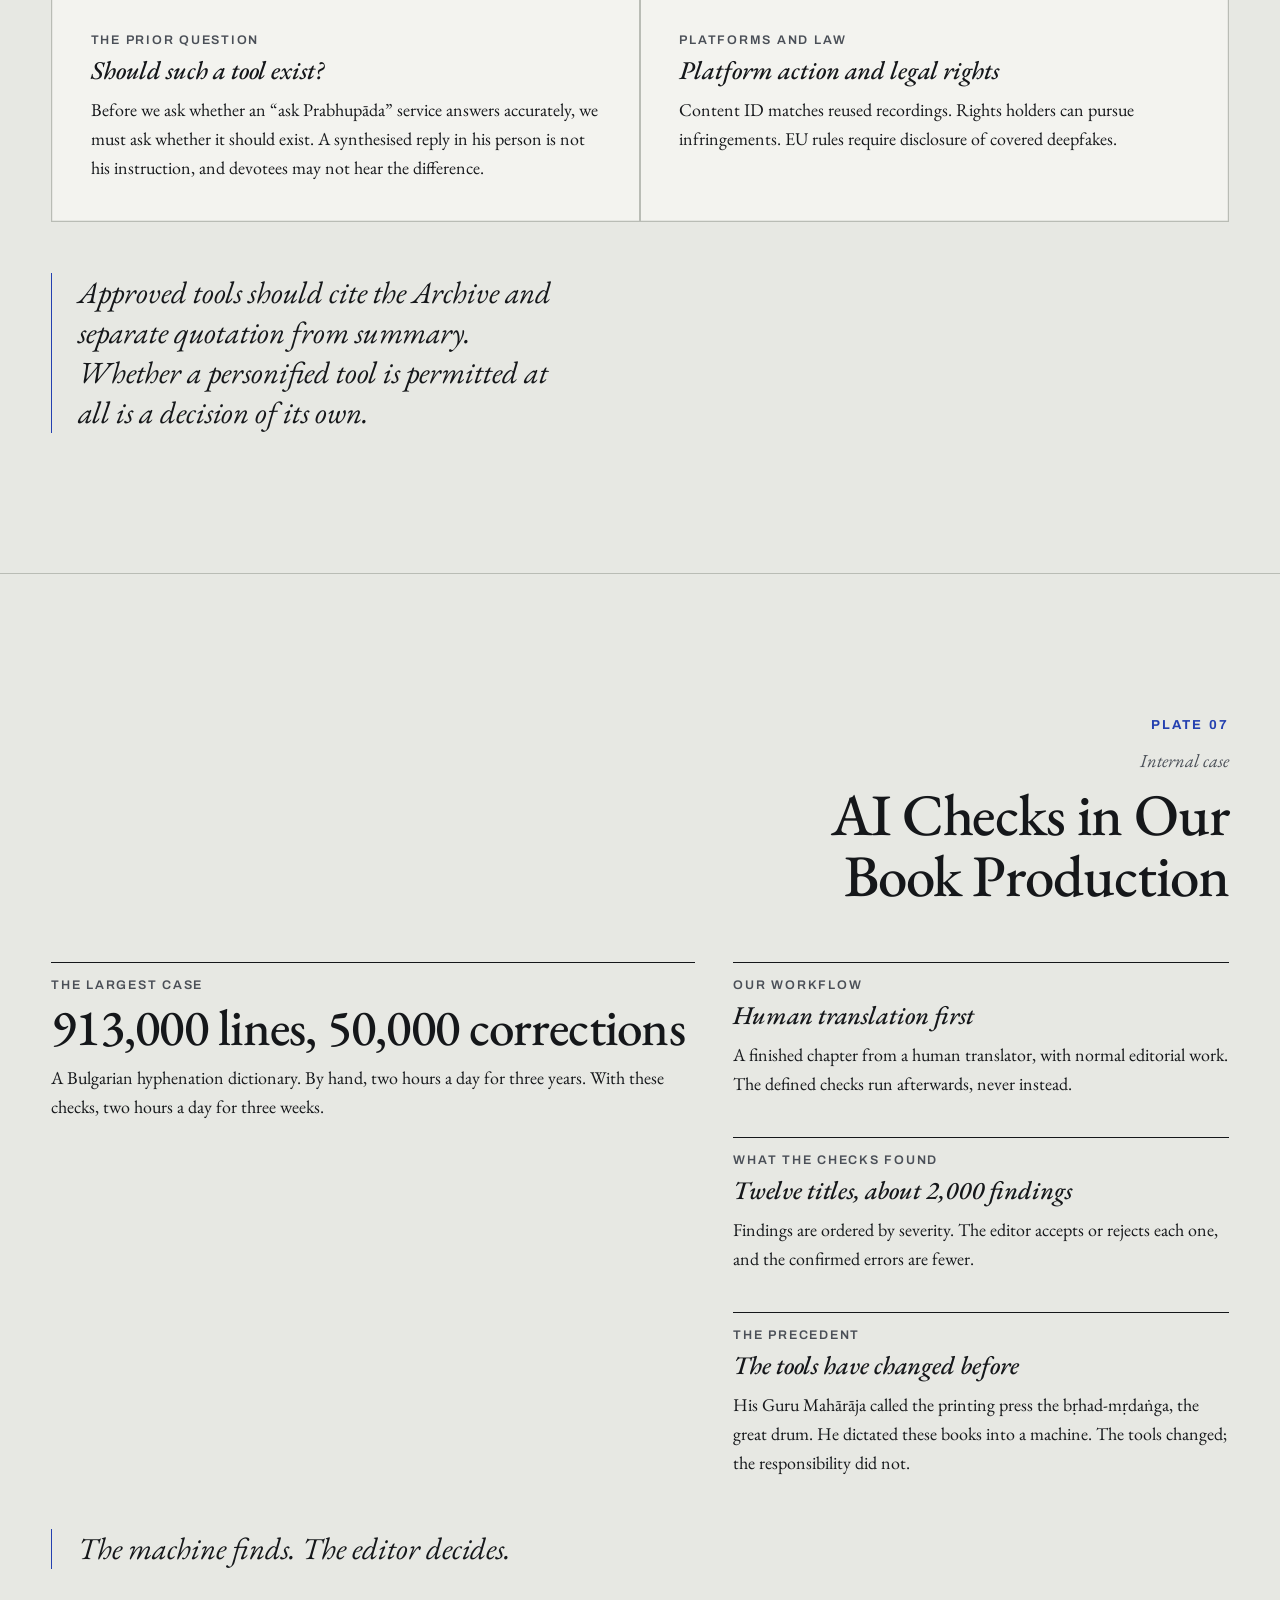
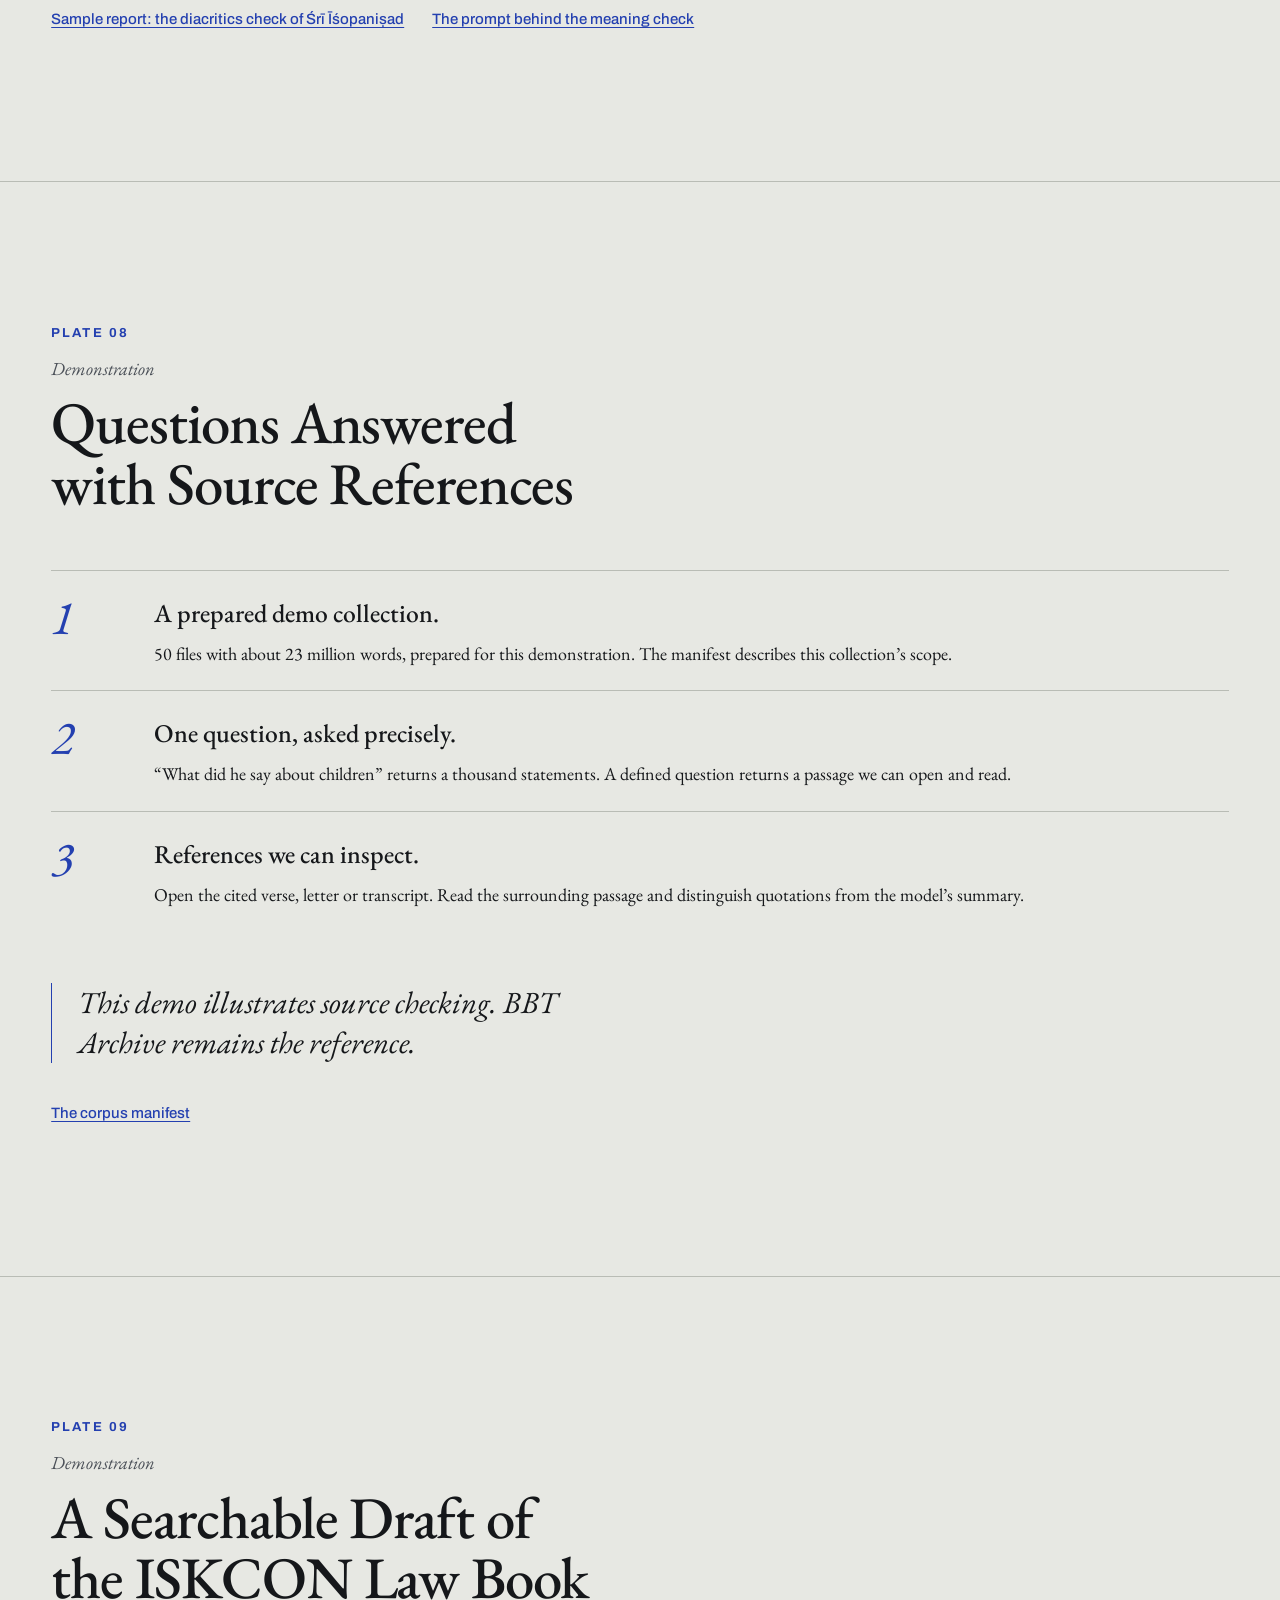
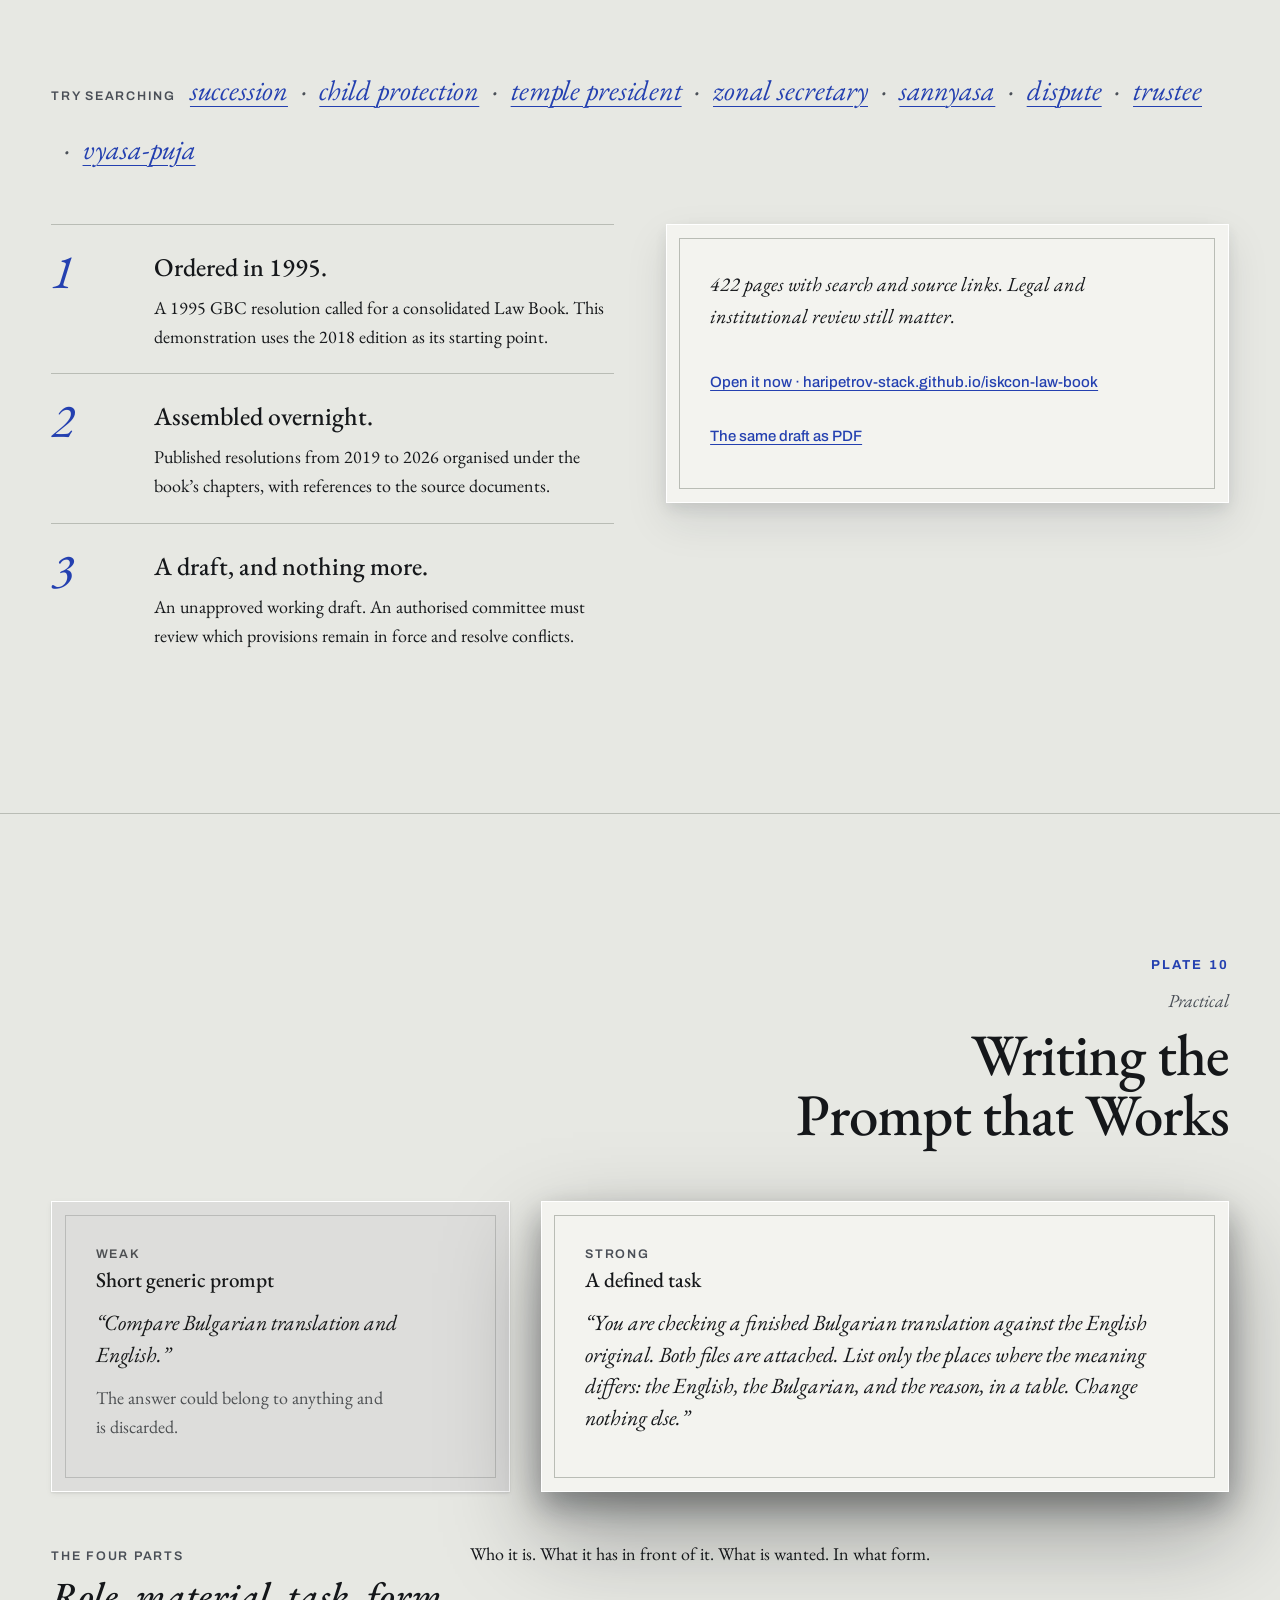
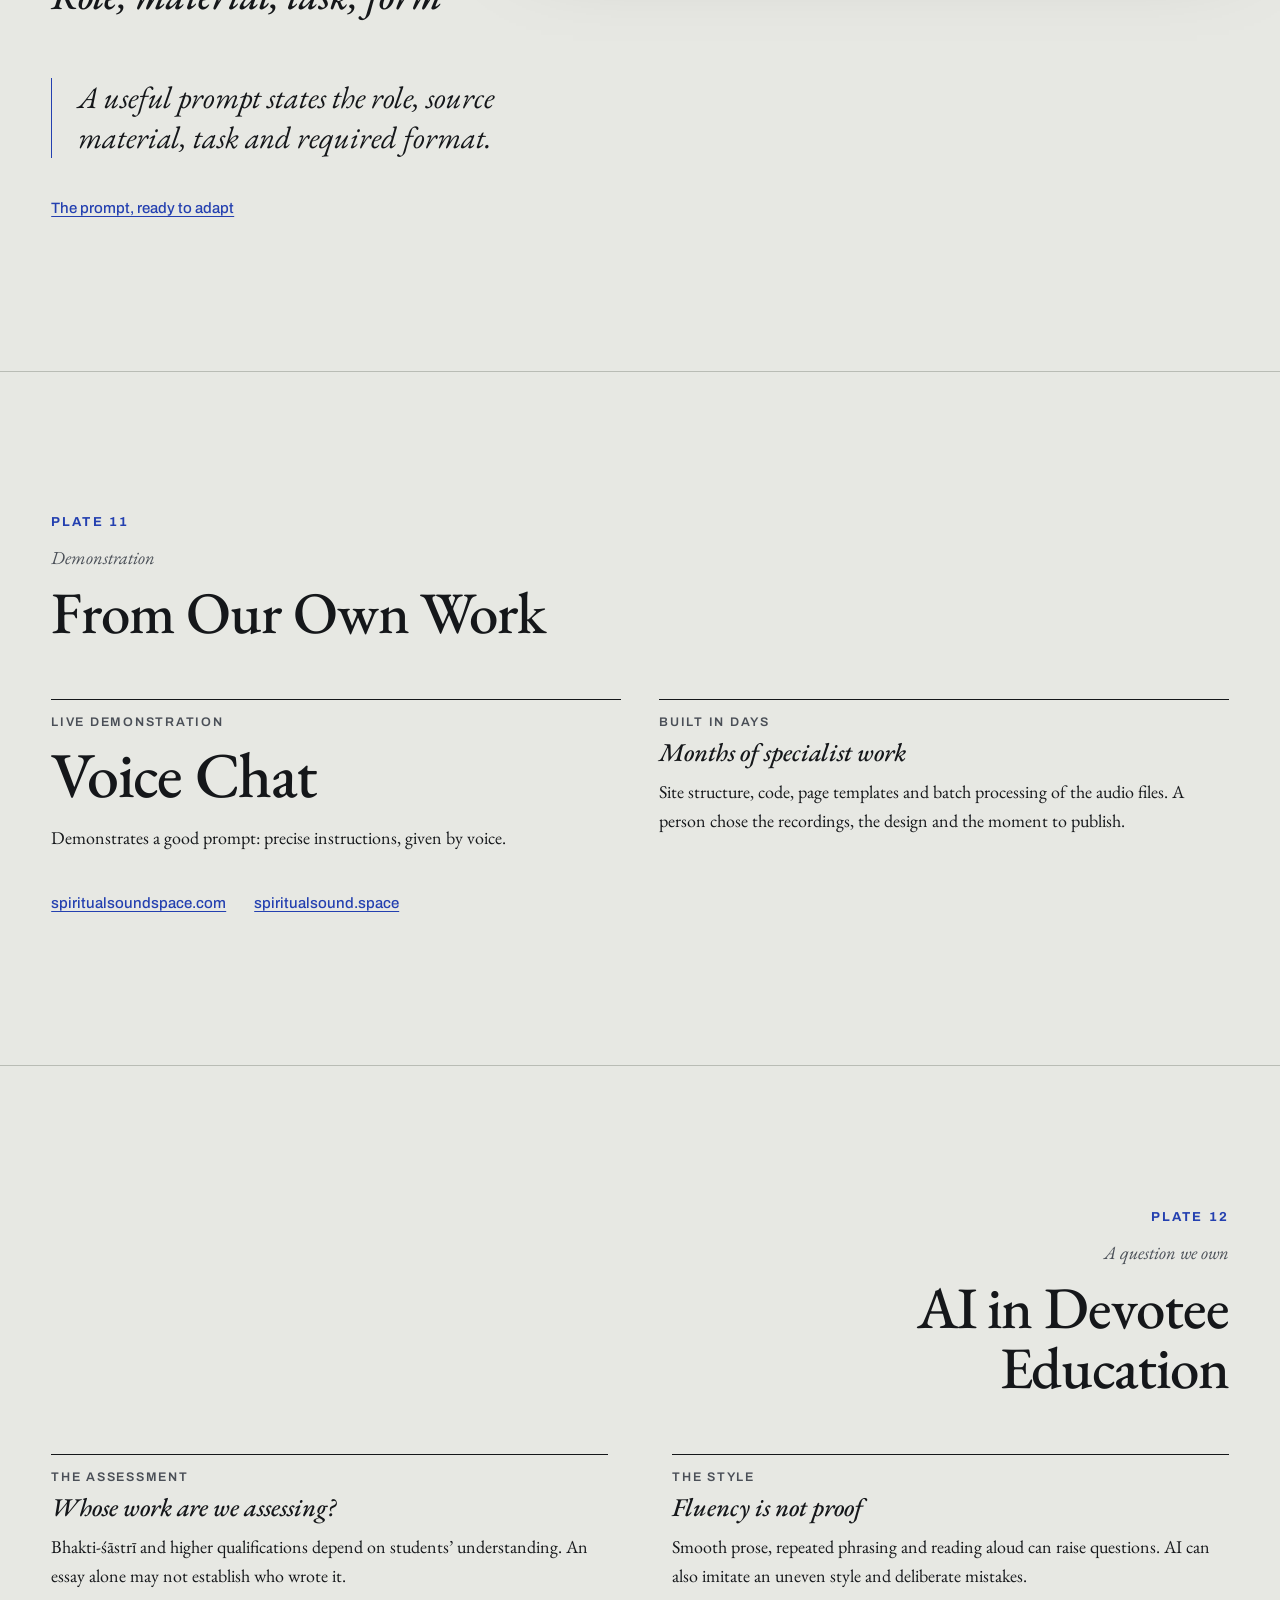
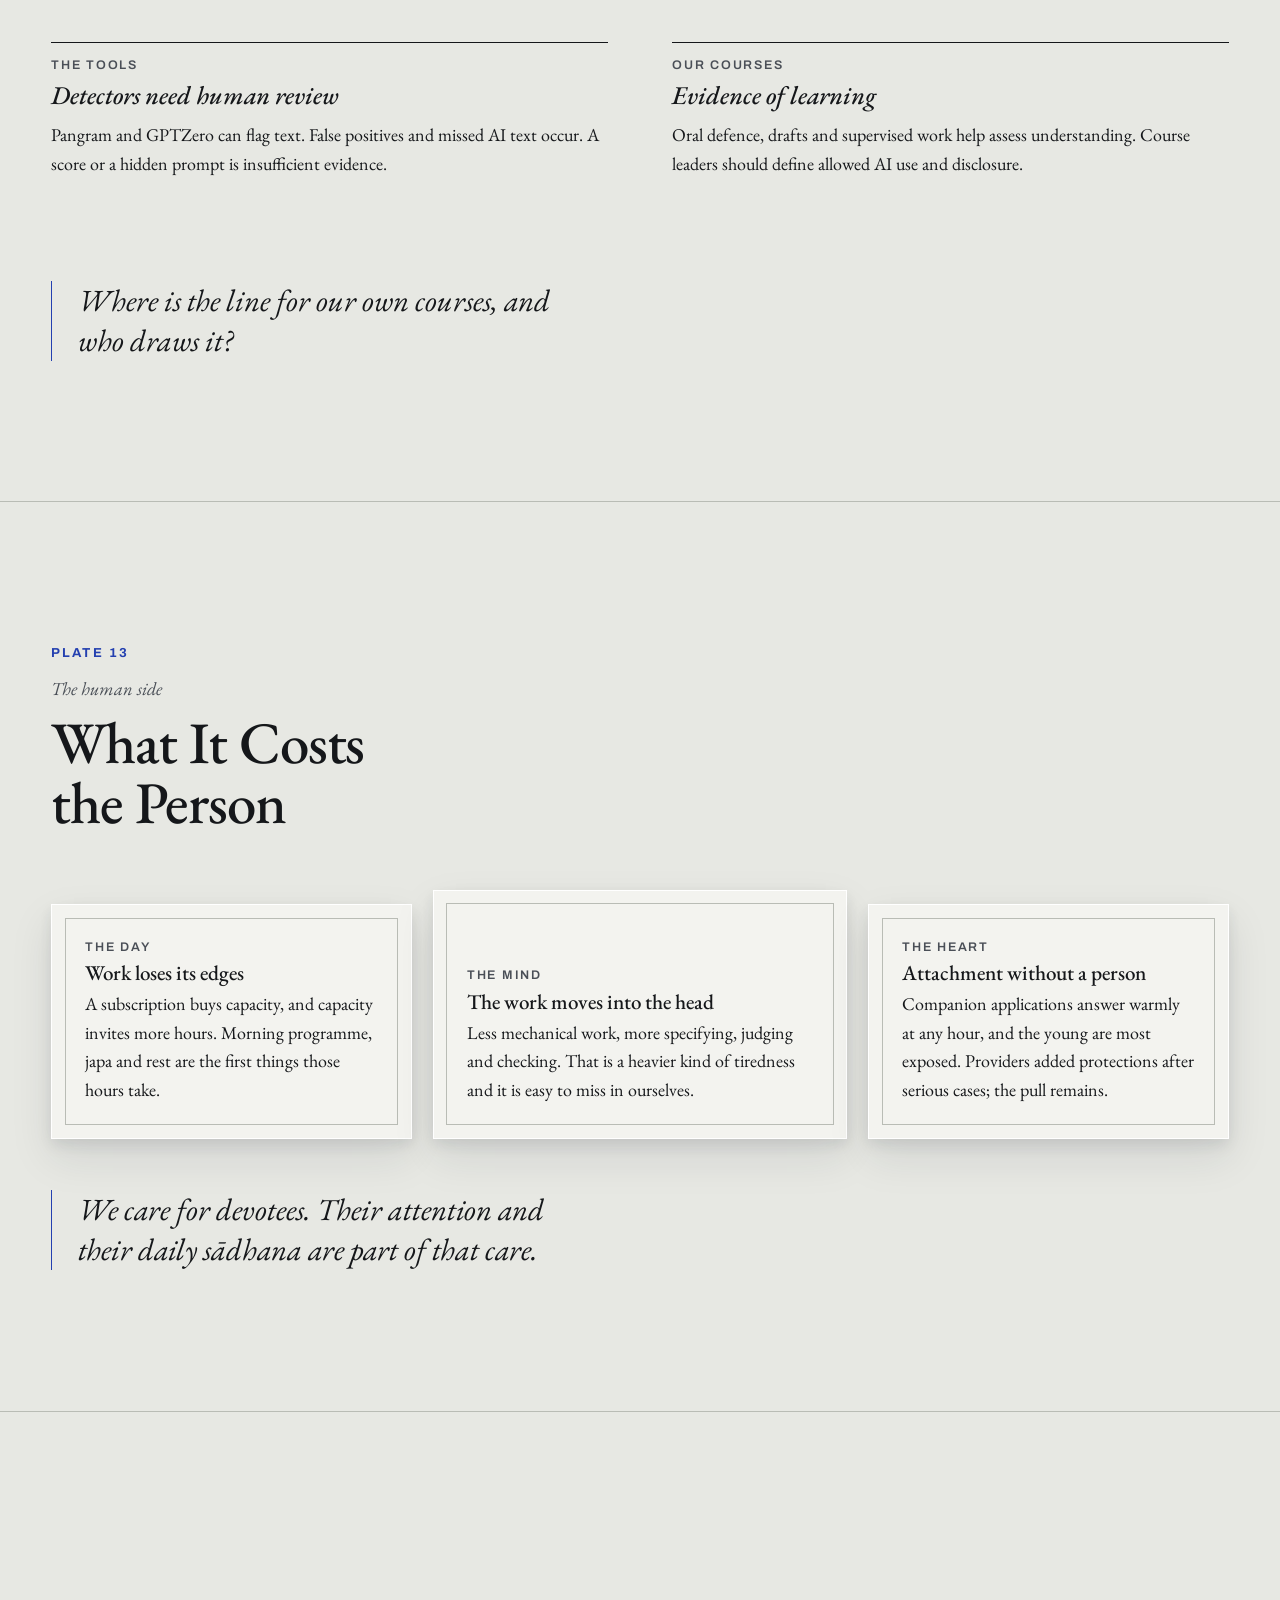
<file: v4/index.html>
<!doctype html>
<html lang="en">
<head>
<meta charset="utf-8">
<meta name="viewport" content="width=device-width, initial-scale=1">
<title>AI for ISKCON Leadership</title>
<meta name="description" content="European Leadership Meeting · 2026. AI for ISKCON Leadership, part one of two.">
<link rel="preconnect" href="https://fonts.googleapis.com">
<link rel="preconnect" href="https://fonts.gstatic.com" crossorigin>
<link href="https://fonts.googleapis.com/css2?family=Archivo:wght@400;500;600;700&family=EB+Garamond:ital,wght@0,400;0,500;0,600;1,400;1,500&display=swap" rel="stylesheet">
<style>
:root{
  --paper:#E7E8E3; --paper-2:#DCDED8; --mat:#F3F3EF;
  --ink:#15171A; --ink-soft:#4A4F57; --line:#B9BCB5;
  --accent:#2440B0; --accent-ink:#F4F4EF;
  --dark:#0F1114; --dark-2:#171A1F; --bone:#ECEBE4; --bone-soft:#A9ADB5; --accent-d:#9DB0FF;
  --cobalt:#1D338F;
  --serif:"EB Garamond", Garamond, "Times New Roman", serif;
  --sans:"Archivo", "Segoe UI", system-ui, sans-serif;
  --ease:cubic-bezier(0.23,1,0.32,1);
  --gutter:clamp(16px,4vw,56px);
  --section:clamp(64px,11vw,160px);
  --e1:0 1px 2px rgba(30,36,48,.10),0 2px 6px rgba(30,36,48,.06);
  --e2:0 6px 14px rgba(30,36,48,.10),0 18px 40px rgba(30,36,48,.10);
  --e3:0 14px 30px rgba(10,12,16,.35),0 40px 90px rgba(10,12,16,.35);
}
*{box-sizing:border-box}
html{scroll-behavior:smooth;-webkit-text-size-adjust:100%}
@media (prefers-reduced-motion:reduce){html{scroll-behavior:auto}}
body{margin:0;background:var(--paper);color:var(--ink);font-family:var(--serif);font-size:clamp(18px,1.15vw,20px);line-height:1.6;text-rendering:optimizeLegibility;-webkit-font-smoothing:antialiased;overflow-x:clip}
::selection{background:var(--accent);color:var(--accent-ink)}
a{color:var(--accent);text-decoration-thickness:1px;text-underline-offset:.2em;transition:color .15s var(--ease),text-decoration-color .15s var(--ease)}
a:hover{text-decoration-thickness:2px}
a:focus-visible{outline:2px solid var(--accent);outline-offset:3px;border-radius:2px}
a:active{transform:translateY(1px)}
h1,h2,h3{font-weight:500;text-wrap:balance;margin:0}
p{margin:0;text-wrap:pretty}
.label{font-family:var(--sans);font-size:12.5px;letter-spacing:.14em;text-transform:uppercase;font-weight:600;color:var(--ink-soft);line-height:1.4}
.num{font-variant-numeric:tabular-nums lining-nums}
.wrap{width:min(1240px,100% - 2*var(--gutter));margin-inline:auto}

/* grain */
body::after{content:"";position:fixed;inset:0;pointer-events:none;z-index:50;opacity:.05;
  background-image:url("data:image/svg+xml,%3Csvg xmlns='http://www.w3.org/2000/svg' width='160' height='160'%3E%3Cfilter id='n'%3E%3CfeTurbulence type='fractalNoise' baseFrequency='.9' numOctaves='2' stitchTiles='stitch'/%3E%3C/filter%3E%3Crect width='100%25' height='100%25' filter='url(%23n)'/%3E%3C/svg%3E")}

/* ---------- frontispiece ---------- */
.front{position:relative;min-height:100svh;display:grid;align-items:end;padding:var(--gutter);overflow:hidden;isolation:isolate}
.front .frames{position:absolute;inset:0;z-index:-1;pointer-events:none}
.fr{position:absolute;background:var(--mat);box-shadow:var(--e2);border:1px solid #fff}
.fr::before{content:"";position:absolute;inset:12%;border:1px solid var(--line);background:linear-gradient(160deg,var(--paper-2),#cfd2cb)}
.fr.back{width:24vw;height:31vw;right:30vw;top:8vh;opacity:.55;filter:blur(2px);transform:translateY(calc(var(--py,0) * -1px))}
.fr.mid{width:30vw;height:22vw;right:6vw;top:14vh;opacity:.85;filter:blur(.6px);transform:translateY(calc(var(--py,0) * -.55px))}
.fr.fore{width:20vw;height:26vw;right:-3vw;bottom:-6vw;box-shadow:var(--e3);transform:translateY(calc(var(--py,0) * .35px))}
.front-copy{max-width:min(860px,100%);padding-bottom:clamp(24px,6vh,72px)}
.front h1{font-size:clamp(3rem,8.4vw,7.6rem);line-height:.95;letter-spacing:-.025em;font-weight:500;margin:.35em 0 .3em}
.front h1 em{font-style:italic;color:var(--accent)}
.front .sub{font-size:clamp(1.2rem,2vw,1.6rem);font-style:italic;color:var(--ink-soft);max-width:30ch}
.front .meta{margin-top:clamp(20px,4vh,40px)}

/* ---------- thumb index (signature) ---------- */
.thumbs{position:fixed;right:0;top:50%;transform:translateY(-50%);z-index:40;display:flex;flex-direction:column;gap:3px;margin:0;padding:0;list-style:none}
.thumbs a{position:relative;display:flex;align-items:center;justify-content:flex-start;height:clamp(22px,4.2vh,36px);width:58px;padding-left:10px;background:var(--paper-2);border:1px solid var(--line);border-right:0;border-radius:4px 0 0 4px;font-family:var(--sans);font-size:11.5px;font-weight:600;letter-spacing:.06em;color:var(--ink-soft);text-decoration:none;transform:translateX(22px);transition:transform .2s var(--ease),background-color .2s var(--ease),color .2s var(--ease);box-shadow:var(--e1)}
.thumbs a:hover,.thumbs a:focus-visible{transform:translateX(12px);color:var(--ink)}
.thumbs a.cur{transform:translateX(0);background:var(--accent);border-color:var(--accent);color:var(--accent-ink)}
.thumbs a .tip{position:absolute;right:calc(100% + 10px);white-space:nowrap;background:var(--ink);color:var(--paper);font-family:var(--serif);font-size:15px;font-style:italic;font-weight:400;letter-spacing:0;padding:5px 10px;border-radius:4px;opacity:0;transform:translateX(6px);pointer-events:none;transition:opacity .16s var(--ease),transform .16s var(--ease)}
.thumbs a:hover .tip,.thumbs a:focus-visible .tip{opacity:1;transform:none}
.thumbs.on-dark a:not(.cur){background:var(--dark-2);border-color:#2b3038;color:var(--bone-soft)}
.pocket{display:none}
@media (max-width:760px){
  .thumbs{display:none}
  .pocket{display:flex;position:fixed;right:0;bottom:18px;z-index:40;align-items:center;gap:8px;padding:10px 14px 10px 12px;background:var(--accent);color:var(--accent-ink);border-radius:6px 0 0 6px;font-family:var(--sans);font-size:13px;font-weight:600;letter-spacing:.08em;text-decoration:none;box-shadow:var(--e2);min-height:44px}
}

/* ---------- index ---------- */
.index{padding:var(--section) 0 calc(var(--section)*.6);border-top:1px solid var(--line)}
.index-head{display:flex;justify-content:space-between;align-items:baseline;gap:16px;flex-wrap:wrap;margin-bottom:clamp(28px,4vw,48px)}
.index-head h2{font-size:clamp(2.2rem,4.4vw,3.6rem);letter-spacing:-.015em;font-style:italic}
.toc{list-style:none;margin:0;padding:0;columns:2 460px;column-gap:clamp(24px,5vw,80px)}
.toc li{break-inside:avoid}
.toc a{display:grid;grid-template-columns:3.2em 1fr;gap:12px;align-items:baseline;padding:12px 0;border-bottom:1px solid var(--line);color:var(--ink);text-decoration:none;transition:color .15s var(--ease)}
.toc a:hover{color:var(--accent)}
.toc a:hover .t{text-decoration:underline;text-underline-offset:.2em;text-decoration-thickness:1px}
.toc .n{font-family:var(--sans);font-weight:600;font-size:13px;letter-spacing:.08em;color:var(--accent)}
.toc .k{display:block;font-family:var(--sans);font-size:12px;letter-spacing:.12em;text-transform:uppercase;color:var(--ink-soft);font-weight:500}
.toc .t{font-size:1.2rem;line-height:1.3}

/* ---------- plates ---------- */
.plate{position:relative;padding:var(--section) 0;border-top:1px solid var(--line);scroll-margin-top:0}
.cap{display:grid;gap:10px;margin-bottom:clamp(32px,4.5vw,56px);max-width:60ch}
.cap .pl{font-family:var(--sans);font-weight:700;font-size:13px;letter-spacing:.16em;color:var(--accent);text-transform:uppercase}
.cap h2{font-size:clamp(2rem,4.6vw,4rem);line-height:1.02;letter-spacing:-.018em}
.cap .kick{font-style:italic;color:var(--ink-soft);font-size:1.15rem}
.plate.trail .cap{margin-left:auto;text-align:right}
.mat{background:var(--mat);border:1px solid #fff;box-shadow:var(--e2);padding:clamp(18px,3.4vw,48px);position:relative}
.mat::before{content:"";position:absolute;inset:clamp(8px,1vw,14px);border:1px solid var(--line);pointer-events:none}
.mat > *{position:relative}
.entry{border-top:1px solid var(--ink);padding-top:14px}
.entry h3{font-size:clamp(1.35rem,2vw,1.7rem);line-height:1.2;font-style:italic;margin:6px 0 10px}
.entry p{color:var(--ink)}
.band{margin-top:clamp(32px,4vw,56px);font-size:clamp(1.35rem,2.4vw,2rem);line-height:1.3;font-style:italic;max-width:34ch;padding-left:clamp(16px,2vw,28px);border-left:1px solid var(--accent)}
.links{margin-top:28px;display:flex;flex-wrap:wrap;gap:10px 28px;font-family:var(--sans);font-size:15px;font-weight:500}
.links a{display:inline-flex;align-items:center;min-height:44px}

/* 02 figures */
.figs{display:grid;grid-template-columns:1.5fr 1fr 1fr;gap:clamp(20px,3vw,48px);align-items:end;margin-bottom:clamp(36px,5vw,64px)}
.fig .big{font-size:clamp(4rem,9vw,8.4rem);line-height:.9;letter-spacing:-.03em;font-weight:500;display:block}
.fig:first-child .big{font-size:clamp(5rem,13vw,11rem);color:var(--accent)}
.fig p{margin-top:12px;max-width:30ch}
.fig .src{margin-top:10px;font-family:var(--sans);font-size:13px;color:var(--ink-soft);line-height:1.45}
.two{display:grid;grid-template-columns:repeat(3,1fr);gap:clamp(20px,3vw,40px)}
@media (max-width:860px){.figs{grid-template-columns:1fr 1fr}.fig:first-child{grid-column:1/-1}.two{grid-template-columns:1fr}}

/* 03 hang */
.hang{display:grid;grid-template-columns:repeat(3,1fr);gap:clamp(20px,3vw,44px)}
.hang .entry:nth-child(2){margin-top:clamp(0px,7vw,110px)}
.hang .entry:nth-child(3){margin-top:clamp(0px,3vw,48px)}
@media (max-width:860px){.hang{grid-template-columns:1fr}.hang .entry{margin-top:0!important}}

/* 04 ledger */
.ledger-intro{font-size:clamp(1.25rem,2vw,1.6rem);font-style:italic;max-width:40ch;margin-bottom:24px}
.ledger{width:100%;border-collapse:collapse;font-size:1rem}
.ledger th{font-family:var(--sans);font-size:12.5px;letter-spacing:.12em;text-transform:uppercase;text-align:left;color:var(--ink-soft);font-weight:600;padding:10px 12px;border-bottom:1px solid var(--ink)}
.ledger td{padding:14px 12px;border-bottom:1px solid var(--line);vertical-align:top}
.ledger td:first-child{font-style:italic;font-size:1.15rem;width:18%}
.ledger td:last-child{color:#6a2a1f}
@media (max-width:640px){
  .ledger thead{position:absolute;width:1px;height:1px;overflow:hidden;clip:rect(0 0 0 0)}
  .ledger,.ledger tbody,.ledger tr,.ledger td{display:block;width:100%!important}
  .ledger tr{padding:12px 0;border-bottom:1px solid var(--line)}
  .ledger td{border:0;padding:4px 0}
  .ledger td:first-child{font-size:1.3rem}
  .ledger td[data-label]::before{content:attr(data-label);display:block;font-family:var(--sans);font-size:11.5px;letter-spacing:.12em;text-transform:uppercase;color:var(--ink-soft);font-weight:600;font-style:normal}
}

/* 05 peak: the empty frame */
.peak{background:var(--dark);color:var(--bone);border:0;padding:0;height:260vh}
.peak .stage{position:sticky;top:0;height:100vh;height:100svh;overflow:hidden;display:grid;grid-template-columns:minmax(0,1.1fr) minmax(0,1fr);align-items:center;gap:clamp(24px,5vw,80px);padding:0 max(var(--gutter),calc((100vw - 1240px)/2))}
.peak .light{position:absolute;inset:0;pointer-events:none;background:radial-gradient(ellipse calc(18% + var(--p,1) * 44%) calc(26% + var(--p,1) * 52%) at 30% 50%,rgba(236,235,228,.16),rgba(236,235,228,.05) 55%,transparent 72%)}
.void{position:relative;aspect-ratio:4/5;max-height:74vh;width:100%;justify-self:center;background:var(--dark-2);border:1px solid #2d323a;box-shadow:var(--e3)}
.void::before{content:"";position:absolute;inset:11%;border:1px solid #333944;background:#121418}
.void svg{position:absolute;left:11%;right:11%;top:50%;width:78%;height:40px;transform:translateY(-50%);overflow:visible}
.peak .cap .pl{color:var(--accent-d)}
.peak .cap .kick{color:var(--bone-soft)}
.peak .cap h2{font-size:clamp(2.6rem,6vw,5.4rem);font-style:italic}
.peak .say{display:grid;gap:18px;max-width:44ch}
.peak .say p{font-size:clamp(1.1rem,1.5vw,1.3rem);color:var(--bone)}
.peak .say p + p{color:var(--bone-soft)}
.js .peak .cue{opacity:0;transition:opacity .5s var(--ease)}
.js .peak .cue.on{opacity:1}
@media (max-width:760px){
  .peak{height:230vh}
  .peak .stage{grid-template-columns:1fr;align-content:center;gap:18px;padding-top:24px;padding-bottom:24px}
  .void{max-height:20vh;width:auto;justify-self:start;aspect-ratio:4/5;height:20vh}
  .peak .cap{margin-bottom:10px;gap:6px}
  .peak .cap h2{font-size:2.3rem}
  .peak .say{gap:12px}
  .peak .say p{font-size:1rem;line-height:1.5}
  .peak .light{background:radial-gradient(ellipse calc(30% + var(--p,1) * 60%) calc(16% + var(--p,1) * 30%) at 25% 28%,rgba(236,235,228,.16),transparent 70%)}
}

/* 06 quad reveal */
.quad{display:grid;grid-template-columns:1fr 1fr;gap:2px;background:var(--line);border:1px solid var(--line)}
.quad .entry{background:var(--mat);border-top:0;padding:clamp(20px,3vw,40px)}
.js .quad .entry.wipe{clip-path:inset(0 0 100% 0);transition:clip-path .8s var(--ease)}
.js .quad .entry.wipe.in{clip-path:inset(0 0 0 0)}
@media (max-width:760px){.quad{grid-template-columns:1fr}}

/* 07 craft */
.craft{display:grid;grid-template-columns:1.3fr 1fr;gap:clamp(20px,3vw,44px)}
.craft .lead-e{grid-row:span 3}
.craft .lead-e h3{font-size:clamp(2rem,4vw,3.4rem);line-height:1.05;font-style:normal;letter-spacing:-.015em}
@media (max-width:860px){.craft{grid-template-columns:1fr}.craft .lead-e{grid-row:auto}}

/* 08 steps */
.steps{list-style:none;margin:0;padding:0;display:grid;gap:0;counter-reset:s}
.steps li{display:grid;grid-template-columns:clamp(48px,6vw,80px) 1fr;gap:clamp(12px,2vw,28px);padding:22px 0;border-top:1px solid var(--line)}
.steps li::before{counter-increment:s;content:counter(s);font-family:var(--serif);font-style:italic;font-size:clamp(2rem,4vw,3rem);line-height:1;color:var(--accent)}
.steps h3{font-size:clamp(1.3rem,2vw,1.6rem);margin-bottom:6px}

/* 09 law */
.terms{display:flex;flex-wrap:wrap;align-items:baseline;gap:6px 0;font-size:clamp(1.2rem,2.2vw,1.8rem);font-style:italic;margin-bottom:clamp(28px,4vw,48px)}
.terms .lbl{font-family:var(--sans);font-style:normal;font-size:12.5px;letter-spacing:.14em;text-transform:uppercase;font-weight:600;color:var(--ink-soft);margin-right:14px}
.terms a{padding:4px 0}
.terms .sep{color:var(--ink-soft);padding:0 .45em}
.law{display:grid;grid-template-columns:1fr 1fr;gap:clamp(24px,4vw,64px);align-items:start}
@media (max-width:860px){.law{grid-template-columns:1fr}}

/* 10 diptych */
.dip{display:grid;grid-template-columns:1fr 1.5fr;gap:clamp(16px,2.4vw,32px);align-items:stretch}
.dip .mat.weak{background:var(--paper-2);box-shadow:var(--e1);filter:saturate(.4)}
.dip .mat.weak p{color:var(--ink-soft)}
.dip .mat.strong{box-shadow:var(--e3);transform:translateY(-12px)}
.dip q{quotes:none;display:block;font-size:clamp(1.15rem,1.7vw,1.4rem);font-style:italic;line-height:1.45;margin:10px 0 14px}
.four{margin-top:clamp(28px,4vw,48px);display:grid;grid-template-columns:auto 1fr;gap:6px 28px;align-items:baseline}
.four h3{font-size:clamp(1.6rem,3vw,2.4rem);font-style:italic}
@media (max-width:760px){.dip{grid-template-columns:1fr}.dip .mat.strong{transform:none}.four{grid-template-columns:1fr}}

/* 11 own work */
.own{display:grid;grid-template-columns:1fr 1fr;gap:clamp(20px,3vw,44px)}
.own .entry:first-child h3{font-size:clamp(2.2rem,5vw,4rem);font-style:normal;letter-spacing:-.02em}
@media (max-width:760px){.own{grid-template-columns:1fr}}

/* 12 zig */
.zig{display:grid;grid-template-columns:1fr 1fr;gap:clamp(24px,4vw,56px) clamp(24px,5vw,80px)}
.zig .entry:nth-child(even){transform:translateY(clamp(0px,5vw,72px))}
@media (max-width:760px){.zig{grid-template-columns:1fr}.zig .entry:nth-child(even){transform:none}}

/* 13 triptych */
.trip{display:grid;grid-template-columns:1fr 1.15fr 1fr;gap:clamp(12px,1.6vw,22px);align-items:end}
.trip .mat{padding:clamp(20px,2.6vw,36px)}
.trip .mat:nth-child(2){padding-top:clamp(40px,6vw,96px)}
@media (max-width:860px){.trip{grid-template-columns:1fr}.trip .mat:nth-child(2){padding-top:clamp(20px,2.6vw,36px)}}

/* 14 wall: pan */
.wallsec{padding:var(--section) 0}
.rail{display:grid;grid-template-columns:repeat(auto-fit,minmax(min(100%,300px),1fr));gap:clamp(16px,2vw,28px)}
.q{background:var(--mat);border:1px solid #fff;box-shadow:var(--e2);padding:clamp(20px,2.6vw,36px);position:relative}
.q .qn{font-size:clamp(3.4rem,6vw,5.2rem);line-height:.9;font-style:italic;color:var(--accent);display:block;margin-bottom:12px}
.q h3{font-family:var(--sans);font-size:13px;letter-spacing:.12em;text-transform:uppercase;font-weight:700;margin-bottom:10px;color:var(--ink)}
.q p{font-size:1.12rem}
.js .wallsec.pan-on{padding:0}
.js .wallsec.pan-on .stage{position:sticky;top:0;height:100vh;height:100svh;overflow:hidden;display:flex;flex-direction:column;justify-content:center;padding-top:24px}
.js .wallsec.pan-on .cap{width:min(1240px,100% - 2*var(--gutter));margin-inline:auto;margin-bottom:24px}
.js .wallsec.pan-on .rail{display:flex;gap:clamp(16px,2vw,28px);padding-inline:max(var(--gutter),calc((100vw - 1240px)/2));width:max-content;transform:translateX(calc(var(--px,0) * -1px));will-change:transform}
.js .wallsec.pan-on .q{width:min(84vw,400px);flex:none}
.js .wallsec.pan-on .band{width:min(84vw,420px);flex:none;align-self:center;margin:0}
.wallsec:not(.pan-on) .rail-clip{width:min(1240px,100% - 2*var(--gutter));margin-inline:auto}

/* 15 request */
.req{background:var(--cobalt);color:var(--bone);border:0;padding:0;height:170vh}
.req .stage{position:sticky;top:0;min-height:100vh;min-height:100svh;display:grid;align-content:center;padding:var(--gutter) max(var(--gutter),calc((100vw - 1240px)/2))}
.req .cap .pl{color:#C9D3FF}
.req .cap .kick{color:#C9D3FF}
.req .cap h2{font-size:clamp(1.8rem,3vw,2.6rem);font-style:italic}
.req .ask{font-size:clamp(2.3rem,6.4vw,6rem);line-height:1.02;letter-spacing:-.022em;max-width:17ch;font-weight:500}
.req .who{margin-top:clamp(24px,4vh,44px);font-family:var(--sans);font-size:15px;letter-spacing:.06em;color:#D8DDF5}
.req .ask .w{display:inline-block;transform:translateY(calc((1 - var(--wk,1)) * 22px));opacity:calc(.25 + var(--wk,1) * .75)}

/* 16 back matter */
.back{padding:var(--section) 0 calc(var(--section)*1.2)}
.refs{list-style:none;margin:28px 0 0;padding:0;columns:2 420px;column-gap:clamp(24px,5vw,72px)}
.refs li{break-inside:avoid;border-bottom:1px solid var(--line)}
.refs a{display:block;padding:12px 0;min-height:44px;overflow-wrap:anywhere}
.note{font-style:italic;font-size:1.25rem}
.colophon{margin-top:clamp(40px,6vw,72px);display:flex;flex-wrap:wrap;gap:8px 24px;align-items:baseline}

/* entrance: hidden only after my script adds .js */
.js .rise{opacity:0;transform:translateY(14px);transition:opacity .55s var(--ease),transform .55s var(--ease);transition-delay:calc(var(--i,0) * 60ms)}
.js .rise.in{opacity:1;transform:none}
@media (prefers-reduced-motion:reduce){
  .js .rise{transform:none;transition:opacity .3s linear}
  .fr{transform:none!important}
  .js .quad .entry.wipe{clip-path:none}
  .req .ask .w{transform:none;opacity:1}
}
@media (max-width:760px){
  .plate.trail .cap{margin-left:0;text-align:left}
  .front{align-items:end}
  .fr.back{width:44vw;height:56vw;right:34vw;top:6vh}
  .fr.mid{width:52vw;height:40vw;right:-8vw;top:18vh}
  .fr.fore{width:34vw;height:44vw;right:-8vw;bottom:auto;top:44vh}
  .front h1{font-size:clamp(2.7rem,12vw,3.6rem)}
  .req{height:150vh}
}
</style>
</head>
<body>

<nav class="thumbs" id="thumbs" aria-label="Plates">
</nav>
<a class="pocket" href="#index" id="pocket"><span id="pocket-n">Index</span></a>

<header class="front" id="top">
  <div class="frames" aria-hidden="true">
    <div class="fr back"></div>
    <div class="fr mid"></div>
    <div class="fr fore"></div>
  </div>
  <div class="front-copy">
    <p class="label">European Leadership Meeting · 2026</p>
    <h1>AI for <em>ISKCON</em> Leadership</h1>
    <p class="sub">Leadership, governance and organisational application</p>
    <p class="label meta">Part one of two · New Mayapur, France · 26–27 September 2026 · presenter Pitambara dasa</p>
  </div>
</header>

<main>
<section class="index" id="index" aria-labelledby="index-h">
  <div class="wrap">
    <div class="index-head">
      <h2 id="index-h">Index</h2>
      <a class="label" href="https://haripetrov-stack.github.io/elm-2026-site/">haripetrov-stack.github.io/elm-2026-site</a>
    </div>
    <ol class="toc" id="toc">
      <li><a href="#pl-02"><span class="n">Pl. 02</span><span><span class="k">Leadership &amp; organisation</span><span class="t">AI Is Already Inside the Organisation</span></span></a></li>
      <li><a href="#pl-03"><span class="n">Pl. 03</span><span><span class="k">Risk we carry</span><span class="t">When the Assistant Can Act</span></span></a></li>
      <li><a href="#pl-04"><span class="n">Pl. 04</span><span><span class="k">Benefits and costs</span><span class="t">Benefits and Risks of AI in Our Work</span></span></a></li>
      <li><a href="#pl-05"><span class="n">Pl. 05</span><span><span class="k">Demonstration</span><span class="t">Whose Voice Is It?</span></span></a></li>
      <li><a href="#pl-06"><span class="n">Pl. 06</span><span><span class="k">Authenticity and proof</span><span class="t">Digital Verification for Images, Audio and Video</span></span></a></li>
      <li><a href="#pl-07"><span class="n">Pl. 07</span><span><span class="k">Internal case</span><span class="t">AI Checks in Our Book Production</span></span></a></li>
      <li><a href="#pl-08"><span class="n">Pl. 08</span><span><span class="k">Demonstration</span><span class="t">Questions Answered with Source References</span></span></a></li>
      <li><a href="#pl-09"><span class="n">Pl. 09</span><span><span class="k">Demonstration</span><span class="t">A Searchable Draft of the ISKCON Law Book</span></span></a></li>
      <li><a href="#pl-10"><span class="n">Pl. 10</span><span><span class="k">Practical</span><span class="t">Writing the Prompt that Works</span></span></a></li>
      <li><a href="#pl-11"><span class="n">Pl. 11</span><span><span class="k">Demonstration</span><span class="t">From Our Own Work</span></span></a></li>
      <li><a href="#pl-12"><span class="n">Pl. 12</span><span><span class="k">A question we own</span><span class="t">AI in Devotee Education</span></span></a></li>
      <li><a href="#pl-13"><span class="n">Pl. 13</span><span><span class="k">The human side</span><span class="t">What It Costs the Person</span></span></a></li>
      <li><a href="#pl-14"><span class="n">Pl. 14</span><span><span class="k">For the tables</span><span class="t">Six Questions For This Room</span></span></a></li>
      <li><a href="#pl-15"><span class="n">Pl. 15</span><span><span class="k">What this session asks</span><span class="t">A Request to Begin Policy Work</span></span></a></li>
      <li><a href="#pl-16"><span class="n">Pl. 16</span><span><span class="k">Session resources</span><span class="t">Resources from Today’s Session</span></span></a></li>
    </ol>
  </div>
</section>

<!-- 02 -->
<section class="plate" id="pl-02" data-sc-act="flow" aria-labelledby="h-02">
  <div class="wrap">
    <header class="cap rise"><div class="pl">Plate 02</div><p class="kick">Leadership &amp; organisation</p><h2 id="h-02">AI Is Already Inside the Organisation</h2></header>
    <div class="figs">
      <div class="fig rise" style="--i:0"><span class="big num" data-count="88" data-suffix="%">88%</span><p>of surveyed organisations report using AI in at least one business function</p><div class="src">Source: Stanford AI Index 2026 · adoption figure via McKinsey</div></div>
      <div class="fig rise" style="--i:1"><span class="big num" data-count="362">362</span><p>AI incidents recorded in 2025, against 233 in 2024</p><div class="src">Source: Stanford AI Index 2026</div></div>
      <div class="fig rise" style="--i:2"><span class="big num" data-count="7" data-suffix="%">7%</span><p>of surveyed nonprofits report major gains in capacity and strategic priorities</p><div class="src">Source: Virtuous 2026 report · 346 nonprofits</div></div>
    </div>
    <div class="two">
      <div class="entry rise" style="--i:0"><div class="label">The gap</div><p>Use is common. Measured benefit and control are rare.</p></div>
      <div class="entry rise" style="--i:1"><div class="label">The condition</div><p>It arrives through email, documents, search and meeting tools, without anyone deciding to adopt it.</p></div>
      <div class="entry rise" style="--i:2"><div class="label">The consequence</div><p>If no policy exists, staff invent one.</p></div>
    </div>
  </div>
</section>

<!-- 03 -->
<section class="plate trail" id="pl-03" data-sc-act="flow" aria-labelledby="h-03">
  <div class="wrap">
    <header class="cap rise"><div class="pl">Plate 03</div><p class="kick">Risk we carry</p><h2 id="h-03">When the Assistant Can Act</h2></header>
    <div class="hang">
      <article class="entry rise" style="--i:0"><div class="label">Full control</div><h3>Permission is the real setting</h3><p>Given access, an assistant can open, change and delete files, send messages and reach connected systems. The account it borrows decides how far it reaches.</p></article>
      <article class="entry rise" style="--i:1"><div class="label">Unattended</div><h3>No one is watching</h3><p>Left running alone, it continues past its first mistake. A wrong instruction repeated quickly is harder to undo than a wrong sentence.</p></article>
      <article class="entry rise" style="--i:2"><div class="label">The boundary</div><h3>Limits are agreed first</h3><p>Decide in advance which actions need confirmation, which information stays out, and who is able to stop a run that has started.</p></article>
    </div>
    <p class="band rise">One authorised assistant reaches further than one person's desk. Its limits are agreed before the task begins.</p>
  </div>
</section>

<!-- 04 -->
<section class="plate" id="pl-04" data-sc-act="flow" aria-labelledby="h-04">
  <div class="wrap">
    <header class="cap rise"><div class="pl">Plate 04</div><p class="kick">Benefits and costs</p><h2 id="h-04">Benefits and Risks of AI in Our Work</h2></header>
    <div class="mat rise">
      <p class="ledger-intro">Each use needs someone who checks the result and takes responsibility.</p>
      <table class="ledger">
        <thead><tr><th scope="col">Area</th><th scope="col">What we gain</th><th scope="col">Risk without review</th></tr></thead>
        <tbody>
          <tr><td>Drafting</td><td data-label="What we gain">Faster letters, minutes and reports</td><td data-label="Risk without review">Unreviewed messages sent in our name</td></tr>
          <tr><td>Language</td><td data-label="What we gain">Drafts in more languages</td><td data-label="Risk without review">Errors in meaning and terminology</td></tr>
          <tr><td>Memory</td><td data-label="What we gain">Searchable resolutions and records</td><td data-label="Risk without review">Invented quotations and wrong references</td></tr>
          <tr><td>Analysis</td><td data-label="What we gain">Faster research and comparison</td><td data-label="Risk without review">Unsupported conclusions that sound certain</td></tr>
          <tr><td>Capacity</td><td data-label="What we gain">More time for devotee care and service</td><td data-label="Risk without review">Fewer opportunities to train successors</td></tr>
          <tr><td>Voice</td><td data-label="What we gain">Easier access to recordings and texts</td><td data-label="Risk without review">Fabricated words in a familiar voice</td></tr>
          <tr><td>Suppliers</td><td data-label="What we gain">Capability we do not have to build</td><td data-label="Risk without review">Dependence on a few providers and their terms</td></tr>
          <tr><td>Rules</td><td data-label="What we gain">Clear expectations once they are set</td><td data-label="Risk without review">Requirements in Europe keep changing by use case</td></tr>
        </tbody>
      </table>
    </div>
  </div>
</section>

<!-- 05 peak -->
<section class="plate peak" id="pl-05" data-sc-act="pin" aria-labelledby="h-05">
  <div class="stage">
    <div class="light" aria-hidden="true"></div>
    <div class="void" aria-hidden="true">
      <svg viewBox="0 0 400 40" preserveAspectRatio="none"><line x1="0" y1="20" x2="400" y2="20" stroke="#6f7682" stroke-width="1.2" vector-effect="non-scaling-stroke"/></svg>
    </div>
    <div>
      <header class="cap"><div class="pl">Plate 05</div><p class="kick">Demonstration</p><h2 id="h-05">Whose Voice Is It?</h2></header>
      <div class="say">
        <p class="cue" data-at="0.3">A labelled AI demonstration is played here in the room: a familiar face and a familiar voice saying words that were never spoken. The recording is not published. Permission from BBT covers the room only.</p>
        <p class="cue" data-at="0.55">The point it makes: a recognisable face and a recognisable voice do not by themselves establish where the words came from. The next slide shows what can be done about that.</p>
      </div>
    </div>
  </div>
</section>

<!-- 06 -->
<section class="plate" id="pl-06" data-sc-act="flow" aria-labelledby="h-06">
  <div class="wrap">
    <header class="cap rise"><div class="pl">Plate 06</div><p class="kick">Authenticity and proof</p><h2 id="h-06">Digital Verification for Images, Audio and Video</h2></header>
    <div class="quad">
      <article class="entry wipe" style="--i:0"><div class="label">Digital profiles and signatures</div><h3>A digital profile for each file</h3><p>Record each original’s source details and file hash. BBT Archive can digitally sign the record. A checking tool then compares the hash and verifies the signature.</p></article>
      <article class="entry wipe" style="--i:1"><div class="label">Checking quotations</div><h3>AI finds the source</h3><p>AI finds exact passages and context in BBT Archive. A quotation absent after a full check is suspect. Voice similarity alone cannot authenticate a recording.</p></article>
      <article class="entry wipe" style="--i:2"><div class="label">The prior question</div><h3>Should such a tool exist?</h3><p>Before we ask whether an “ask Prabhupāda” service answers accurately, we must ask whether it should exist. A synthesised reply in his person is not his instruction, and devotees may not hear the difference.</p></article>
      <article class="entry wipe" style="--i:3"><div class="label">Platforms and law</div><h3>Platform action and legal rights</h3><p>Content ID matches reused recordings. Rights holders can pursue infringements. EU rules require disclosure of covered deepfakes.</p></article>
    </div>
    <p class="band rise">Approved tools should cite the Archive and separate quotation from summary. Whether a personified tool is permitted at all is a decision of its own.</p>
  </div>
</section>

<!-- 07 -->
<section class="plate trail" id="pl-07" data-sc-act="flow" aria-labelledby="h-07">
  <div class="wrap">
    <header class="cap rise"><div class="pl">Plate 07</div><p class="kick">Internal case</p><h2 id="h-07">AI Checks in Our Book Production</h2></header>
    <div class="craft">
      <article class="entry lead-e rise"><div class="label">The largest case</div><h3 class="num">913,000 lines, 50,000 corrections</h3><p>A Bulgarian hyphenation dictionary. By hand, two hours a day for three years. With these checks, two hours a day for three weeks.</p></article>
      <article class="entry rise" style="--i:1"><div class="label">Our workflow</div><h3>Human translation first</h3><p>A finished chapter from a human translator, with normal editorial work. The defined checks run afterwards, never instead.</p></article>
      <article class="entry rise" style="--i:2"><div class="label">What the checks found</div><h3>Twelve titles, about 2,000 findings</h3><p>Findings are ordered by severity. The editor accepts or rejects each one, and the confirmed errors are fewer.</p></article>
      <article class="entry rise" style="--i:3"><div class="label">The precedent</div><h3>The tools have changed before</h3><p>His Guru Mahārāja called the printing press the bṛhad-mṛdaṅga, the great drum. He dictated these books into a machine. The tools changed; the responsibility did not.</p></article>
    </div>
    <p class="band rise">The machine finds. The editor decides.</p>
    <div class="links rise">
      <a href="https://haripetrov-stack.github.io/elm-2026-site/files/qa-report-sample.html">Sample report: the diacritics check of Śrī Īśopaniṣad</a>
      <a href="https://haripetrov-stack.github.io/elm-2026-site/files/prompt-translation-check.txt">The prompt behind the meaning check</a>
    </div>
  </div>
</section>

<!-- 08 -->
<section class="plate" id="pl-08" data-sc-act="flow" aria-labelledby="h-08">
  <div class="wrap">
    <header class="cap rise"><div class="pl">Plate 08</div><p class="kick">Demonstration</p><h2 id="h-08">Questions Answered with Source References</h2></header>
    <ol class="steps">
      <li class="rise" style="--i:0"><div><h3>A prepared demo collection.</h3><p>50 files with about 23 million words, prepared for this demonstration. The manifest describes this collection’s scope.</p></div></li>
      <li class="rise" style="--i:1"><div><h3>One question, asked precisely.</h3><p>“What did he say about children” returns a thousand statements. A defined question returns a passage we can open and read.</p></div></li>
      <li class="rise" style="--i:2"><div><h3>References we can inspect.</h3><p>Open the cited verse, letter or transcript. Read the surrounding passage and distinguish quotations from the model’s summary.</p></div></li>
    </ol>
    <p class="band rise">This demo illustrates source checking. BBT Archive remains the reference.</p>
    <div class="links rise"><a href="https://haripetrov-stack.github.io/elm-2026-site/files/notebooklm-corpus-MANIFEST.md">The corpus manifest</a></div>
  </div>
</section>

<!-- 09 -->
<section class="plate" id="pl-09" data-sc-act="flow" aria-labelledby="h-09">
  <div class="wrap">
    <header class="cap rise"><div class="pl">Plate 09</div><p class="kick">Demonstration</p><h2 id="h-09">A Searchable Draft of the ISKCON Law Book</h2></header>
    <div class="terms rise">
      <span class="lbl">Try searching</span>
      <a href="https://haripetrov-stack.github.io/iskcon-law-book/book.html?q=succession">succession</a><span class="sep">·</span>
      <a href="https://haripetrov-stack.github.io/iskcon-law-book/book.html?q=child%20protection">child protection</a><span class="sep">·</span>
      <a href="https://haripetrov-stack.github.io/iskcon-law-book/book.html?q=temple%20president">temple president</a><span class="sep">·</span>
      <a href="https://haripetrov-stack.github.io/iskcon-law-book/book.html?q=zonal%20secretary">zonal secretary</a><span class="sep">·</span>
      <a href="https://haripetrov-stack.github.io/iskcon-law-book/book.html?q=sannyasa">sannyasa</a><span class="sep">·</span>
      <a href="https://haripetrov-stack.github.io/iskcon-law-book/book.html?q=dispute">dispute</a><span class="sep">·</span>
      <a href="https://haripetrov-stack.github.io/iskcon-law-book/book.html?q=trustee">trustee</a><span class="sep">·</span>
      <a href="https://haripetrov-stack.github.io/iskcon-law-book/book.html?q=vyasa-puja">vyasa-puja</a>
    </div>
    <div class="law">
      <ol class="steps">
        <li class="rise" style="--i:0"><div><h3>Ordered in 1995.</h3><p>A 1995 GBC resolution called for a consolidated Law Book. This demonstration uses the 2018 edition as its starting point.</p></div></li>
        <li class="rise" style="--i:1"><div><h3>Assembled overnight.</h3><p>Published resolutions from 2019 to 2026 organised under the book’s chapters, with references to the source documents.</p></div></li>
        <li class="rise" style="--i:2"><div><h3>A draft, and nothing more.</h3><p>An unapproved working draft. An authorised committee must review which provisions remain in force and resolve conflicts.</p></div></li>
      </ol>
      <div class="mat rise">
        <p class="note">422 pages with search and source links. Legal and institutional review still matter.</p>
        <div class="links">
          <a href="https://haripetrov-stack.github.io/iskcon-law-book/">Open it now · haripetrov-stack.github.io/iskcon-law-book</a>
          <a href="https://haripetrov-stack.github.io/iskcon-law-book/iskcon-law-draft-2018-2026.pdf">The same draft as PDF</a>
        </div>
      </div>
    </div>
  </div>
</section>

<!-- 10 -->
<section class="plate trail" id="pl-10" data-sc-act="flow" aria-labelledby="h-10">
  <div class="wrap">
    <header class="cap rise"><div class="pl">Plate 10</div><p class="kick">Practical</p><h2 id="h-10">Writing the Prompt that Works</h2></header>
    <div class="dip">
      <article class="mat weak rise" style="--i:0"><div class="label">Weak</div><h3 class="entry-t">Short generic prompt</h3><q>“Compare Bulgarian translation and English.”</q><p>The answer could belong to anything and is discarded.</p></article>
      <article class="mat strong rise" style="--i:1"><div class="label">Strong</div><h3 class="entry-t">A defined task</h3><q>“You are checking a finished Bulgarian translation against the English original. Both files are attached. List only the places where the meaning differs: the English, the Bulgarian, and the reason, in a table. Change nothing else.”</q></article>
    </div>
    <div class="four rise">
      <div><div class="label">The four parts</div><h3>Role, material, task, form</h3></div>
      <p>Who it is. What it has in front of it. What is wanted. In what form.</p>
    </div>
    <p class="band rise">A useful prompt states the role, source material, task and required format.</p>
    <div class="links rise"><a href="https://haripetrov-stack.github.io/elm-2026-site/files/prompt-translation-check.txt">The prompt, ready to adapt</a></div>
  </div>
</section>

<!-- 11 -->
<section class="plate" id="pl-11" data-sc-act="flow" aria-labelledby="h-11">
  <div class="wrap">
    <header class="cap rise"><div class="pl">Plate 11</div><p class="kick">Demonstration</p><h2 id="h-11">From Our Own Work</h2></header>
    <div class="own">
      <article class="entry rise" style="--i:0"><div class="label">Live demonstration</div><h3>Voice Chat</h3><p>Demonstrates a good prompt: precise instructions, given by voice.</p></article>
      <article class="entry rise" style="--i:1"><div class="label">Built in days</div><h3>Months of specialist work</h3><p>Site structure, code, page templates and batch processing of the audio files. A person chose the recordings, the design and the moment to publish.</p></article>
    </div>
    <div class="links rise">
      <a href="https://spiritualsoundspace.com">spiritualsoundspace.com</a>
      <a href="https://spiritualsound.space">spiritualsound.space</a>
    </div>
  </div>
</section>

<!-- 12 -->
<section class="plate trail" id="pl-12" data-sc-act="flow" aria-labelledby="h-12">
  <div class="wrap">
    <header class="cap rise"><div class="pl">Plate 12</div><p class="kick">A question we own</p><h2 id="h-12">AI in Devotee Education</h2></header>
    <div class="zig">
      <article class="entry rise" style="--i:0"><div class="label">The assessment</div><h3>Whose work are we assessing?</h3><p>Bhakti-śāstrī and higher qualifications depend on students’ understanding. An essay alone may not establish who wrote it.</p></article>
      <article class="entry rise" style="--i:1"><div class="label">The style</div><h3>Fluency is not proof</h3><p>Smooth prose, repeated phrasing and reading aloud can raise questions. AI can also imitate an uneven style and deliberate mistakes.</p></article>
      <article class="entry rise" style="--i:2"><div class="label">The tools</div><h3>Detectors need human review</h3><p>Pangram and GPTZero can flag text. False positives and missed AI text occur. A score or a hidden prompt is insufficient evidence.</p></article>
      <article class="entry rise" style="--i:3"><div class="label">Our courses</div><h3>Evidence of learning</h3><p>Oral defence, drafts and supervised work help assess understanding. Course leaders should define allowed AI use and disclosure.</p></article>
    </div>
    <p class="band rise" style="margin-top:clamp(56px,8vw,120px)">Where is the line for our own courses, and who draws it?</p>
  </div>
</section>

<!-- 13 -->
<section class="plate" id="pl-13" data-sc-act="flow" aria-labelledby="h-13">
  <div class="wrap">
    <header class="cap rise"><div class="pl">Plate 13</div><p class="kick">The human side</p><h2 id="h-13">What It Costs the Person</h2></header>
    <div class="trip">
      <article class="mat rise" style="--i:0"><div class="label">The day</div><h3 class="entry-t">Work loses its edges</h3><p>A subscription buys capacity, and capacity invites more hours. Morning programme, japa and rest are the first things those hours take.</p></article>
      <article class="mat rise" style="--i:1"><div class="label">The mind</div><h3 class="entry-t">The work moves into the head</h3><p>Less mechanical work, more specifying, judging and checking. That is a heavier kind of tiredness and it is easy to miss in ourselves.</p></article>
      <article class="mat rise" style="--i:2"><div class="label">The heart</div><h3 class="entry-t">Attachment without a person</h3><p>Companion applications answer warmly at any hour, and the young are most exposed. Providers added protections after serious cases; the pull remains.</p></article>
    </div>
    <p class="band rise">We care for devotees. Their attention and their daily sādhana are part of that care.</p>
  </div>
</section>

<!-- 14 -->
<section class="plate wallsec" id="pl-14" data-sc-act="pan" aria-labelledby="h-14">
  <div class="stage">
    <div class="wrap cap-wrap"><header class="cap"><div class="pl">Plate 14</div><p class="kick">For the tables</p><h2 id="h-14">Six Questions For This Room</h2></header></div>
    <div class="rail-clip">
      <div class="rail" id="rail">
        <article class="q"><span class="qn">1.</span><h3>Image, voice and likeness</h3><p>May anyone generate the image, voice or video of Śrīla Prabhupāda, or of a devotee? Should a tool that answers in his person exist at all?</p></article>
        <article class="q"><span class="qn">2.</span><h3>Our education</h3><p>Is AI usage permitted in essays and examinations, and to what extent?</p></article>
        <article class="q"><span class="qn">3.</span><h3>Research</h3><p>How far may AI go in the studies and surveys we commission?</p></article>
        <article class="q"><span class="qn">4.</span><h3>Devotee data</h3><p>What must never be entered into a public tool?</p></article>
        <article class="q"><span class="qn">5.</span><h3>Policy ownership</h3><p>Which policies already exist globally, in Europe and in each yatra? Who is responsible for the gaps?</p></article>
        <article class="q"><span class="qn">6.</span><h3>Accountability</h3><p>Who is responsible when AI goes wrong in ISKCON's name?</p></article>
        <p class="band">These questions need named owners and an agreed process for decisions.</p>
      </div>
    </div>
  </div>
</section>

<!-- 15 -->
<section class="plate req" id="pl-15" data-sc-act="pin" aria-labelledby="h-15">
  <div class="stage">
    <header class="cap"><div class="pl">Plate 15</div><p class="kick">What this session asks</p><h2 id="h-15">A Request to Begin Policy Work</h2></header>
    <p class="ask" id="ask">ELM asks the RGB to begin work on an AI policy for Europe.</p>
    <p class="who">Pitambara dasa · Madayanti Mataji · break · discussion with the whole room</p>
  </div>
</section>

<!-- 16 -->
<section class="plate back" id="pl-16" data-sc-act="flow" aria-labelledby="h-16">
  <div class="wrap">
    <header class="cap rise"><div class="pl">Plate 16</div><p class="kick">Session resources</p><h2 id="h-16">Resources from Today’s Session</h2></header>
    <p class="note rise">Check the version date when using a document.</p>
    <ul class="refs rise">
      <li><a href="https://haripetrov-stack.github.io/elm-2026-site/files/ELM-AI-presentation-v34.pdf">The slides of part one</a></li>
      <li><a href="https://haripetrov-stack.github.io/iskcon-law-book/">The Law Book draft</a></li>
      <li><a href="https://haripetrov-stack.github.io/elm-2026-site/files/notebooklm-corpus-MANIFEST.md">The corpus manifest</a></li>
      <li><a href="https://haripetrov-stack.github.io/elm-2026-site/files/qa-report-sample.html">Sample QA report</a></li>
      <li><a href="https://haripetrov-stack.github.io/elm-2026-site/files/prompt-translation-check.txt">The prompt</a></li>
      <li><a href="https://hai.stanford.edu/ai-index/2026-ai-index-report">Stanford HAI, The 2026 AI Index Report</a></li>
      <li><a href="https://539405.fs1.hubspotusercontent-na1.net/hubfs/539405/AI%20Report/Virtuous%202026%20Nonprofit%20AI%20Adoption%20Report.pdf">Virtuous, 2026 Nonprofit AI Adoption Report</a></li>
      <li><a href="https://doi.org/10.6028/NIST.AI.600-1">NIST AI 600-1, Generative AI Profile</a></li>
      <li><a href="https://csrc.nist.gov/glossary/term/hash_function">NIST, hash function</a></li>
      <li><a href="https://csrc.nist.gov/glossary/term/digital_signature">NIST, digital signature</a></li>
      <li><a href="https://spec.c2pa.org/specifications/specifications/2.2/explainer/Explainer.html">C2PA, Content Credentials</a></li>
      <li><a href="https://support.google.com/youtube/answer/2797370?hl=en">YouTube, Content ID</a></li>
      <li><a href="https://digital-strategy.ec.europa.eu/en/faqs/transparency-obligations-under-article-50-ai-act">European Commission, Article 50 of the AI Act</a></li>
      <li><a href="https://arxiv.org/abs/2304.02819">arxiv.org/abs/2304.02819</a></li>
      <li><a href="https://arxiv.org/abs/2602.05769">arxiv.org/abs/2602.05769</a></li>
      <li><a href="https://www.commonsensemedia.org/sites/default/files/featured-content/files/justification-for-ai-safeguards-for-kids-2026.pdf">Common Sense Media, AI safeguards for kids, 2026</a></li>
    </ul>
    <div class="colophon rise">
      <span class="label">European Leadership Meeting · 2026</span>
      <a class="label" href="https://haripetrov-stack.github.io/elm-2026-site/">haripetrov-stack.github.io/elm-2026-site</a>
      <a class="label" href="#index">Index</a>
    </div>
  </div>
</section>
</main>

<script>
(function(){
  var doc = document.documentElement;
  doc.classList.add('js');
  var reduce = window.matchMedia && matchMedia('(prefers-reduced-motion: reduce)').matches;
  var clamp = function(v){ return v < 0 ? 0 : v > 1 ? 1 : v; };

  // Thumb index: built from the plate captions, so the index and the plates cannot disagree.
  var plates = [].slice.call(document.querySelectorAll('.plate'));
  var thumbs = document.getElementById('thumbs');
  var tabs = plates.map(function(pl){
    var a = document.createElement('a');
    var n = pl.id.slice(3);
    a.href = '#' + pl.id;
    a.textContent = n;
    var tip = document.createElement('span');
    tip.className = 'tip';
    tip.textContent = pl.querySelector('h2').textContent;
    a.appendChild(tip);
    a.setAttribute('aria-label', 'Plate ' + n + ', ' + tip.textContent);
    thumbs.appendChild(a);
    return a;
  });
  var pocketN = document.getElementById('pocket-n');

  // Entrances fire once, on entry.
  var counted = function(el){
    var target = parseFloat(el.getAttribute('data-count')), suf = el.getAttribute('data-suffix') || '';
    if (reduce || !target) return;
    var t0 = performance.now(), dur = 1400;
    (function tick(t){
      var k = clamp((t - t0) / dur), e = 1 - Math.pow(1 - k, 3);
      el.textContent = Math.round(target * e) + suf;
      if (k < 1) requestAnimationFrame(tick);
    })(t0);
  };
  var rises = document.querySelectorAll('.rise, .wipe');
  if ('IntersectionObserver' in window) {
    var io = new IntersectionObserver(function(es){
      es.forEach(function(e){
        if (!e.isIntersecting) return;
        e.target.classList.add('in');
        [].forEach.call(e.target.querySelectorAll('[data-count]'), counted);
        io.unobserve(e.target);
      });
    }, {rootMargin: '0px 0px -10% 0px'});
    [].forEach.call(rises, function(el){ io.observe(el); });
  } else {
    [].forEach.call(rises, function(el){ el.classList.add('in'); });
  }

  // Plate 15: the request assembles word by word under the hand.
  var ask = document.getElementById('ask');
  var words = ask.textContent.split(' ');
  ask.textContent = '';
  var wspans = words.map(function(w, i){
    var s = document.createElement('span');
    s.className = 'w';
    s.textContent = w;
    ask.appendChild(s);
    if (i < words.length - 1) ask.appendChild(document.createTextNode(' '));
    return s;
  });

  // Plate 14: the wall pans sideways while the room holds still.
  var wall = document.getElementById('pl-14'), rail = document.getElementById('rail');
  var panTravel = 0;
  function layoutPan(){
    if (reduce) { wall.classList.remove('pan-on'); wall.style.height = ''; panTravel = 0; return; }
    wall.classList.add('pan-on');
    panTravel = Math.max(0, rail.scrollWidth - window.innerWidth);
    wall.style.height = (window.innerHeight + panTravel * 1.1) + 'px';
  }

  var front = document.querySelector('.front');
  var peak = document.getElementById('pl-05'), req = document.getElementById('pl-15');
  var cues = [].slice.call(peak.querySelectorAll('.cue'));
  var dark = [peak];

  function prog(el){
    var r = el.getBoundingClientRect(), travel = el.offsetHeight - window.innerHeight;
    return travel > 1 ? clamp(-r.top / travel) : (r.top <= 0 ? 1 : 0);
  }

  var ticking = false;
  function frame(){
    ticking = false;
    var vh = window.innerHeight;
    if (!reduce) front.style.setProperty('--py', Math.min(window.scrollY, vh) * 0.25);

    var pp = prog(peak);
    peak.style.setProperty('--p', reduce ? 1 : pp);
    cues.forEach(function(c){ c.classList.toggle('on', reduce || pp >= parseFloat(c.getAttribute('data-at')) || peak.getBoundingClientRect().bottom < vh * 0.5); });

    var rp = prog(req);
    wspans.forEach(function(s, i){
      var k = reduce ? 1 : clamp((rp * 1.8) * wspans.length - i);
      s.style.setProperty('--wk', k);
    });

    if (panTravel) wall.style.setProperty('--px', (prog(wall) * panTravel).toFixed(1));

    // which plate is under the reading line
    var line = vh * 0.4, cur = -1;
    for (var i = 0; i < plates.length; i++) { if (plates[i].getBoundingClientRect().top <= line) cur = i; }
    tabs.forEach(function(t, i){ t.classList.toggle('cur', i === cur); });
    pocketN.textContent = cur >= 0 ? 'Pl. ' + plates[cur].id.slice(3) + ' · Index' : 'Index';
    var onDark = dark.some(function(d){ var r = d.getBoundingClientRect(); return r.top < vh * 0.5 && r.bottom > vh * 0.5; });
    thumbs.classList.toggle('on-dark', onDark);
  }
  function onScroll(){ if (!ticking) { ticking = true; requestAnimationFrame(frame); } }
  window.addEventListener('scroll', onScroll, {passive: true});
  window.addEventListener('resize', function(){ layoutPan(); onScroll(); });
  layoutPan();
  frame();
  doc.classList.add('sc-ready');
  if (document.fonts && document.fonts.ready) document.fonts.ready.then(function(){ layoutPan(); frame(); });
})();
</script>
</body>
</html>
</file>
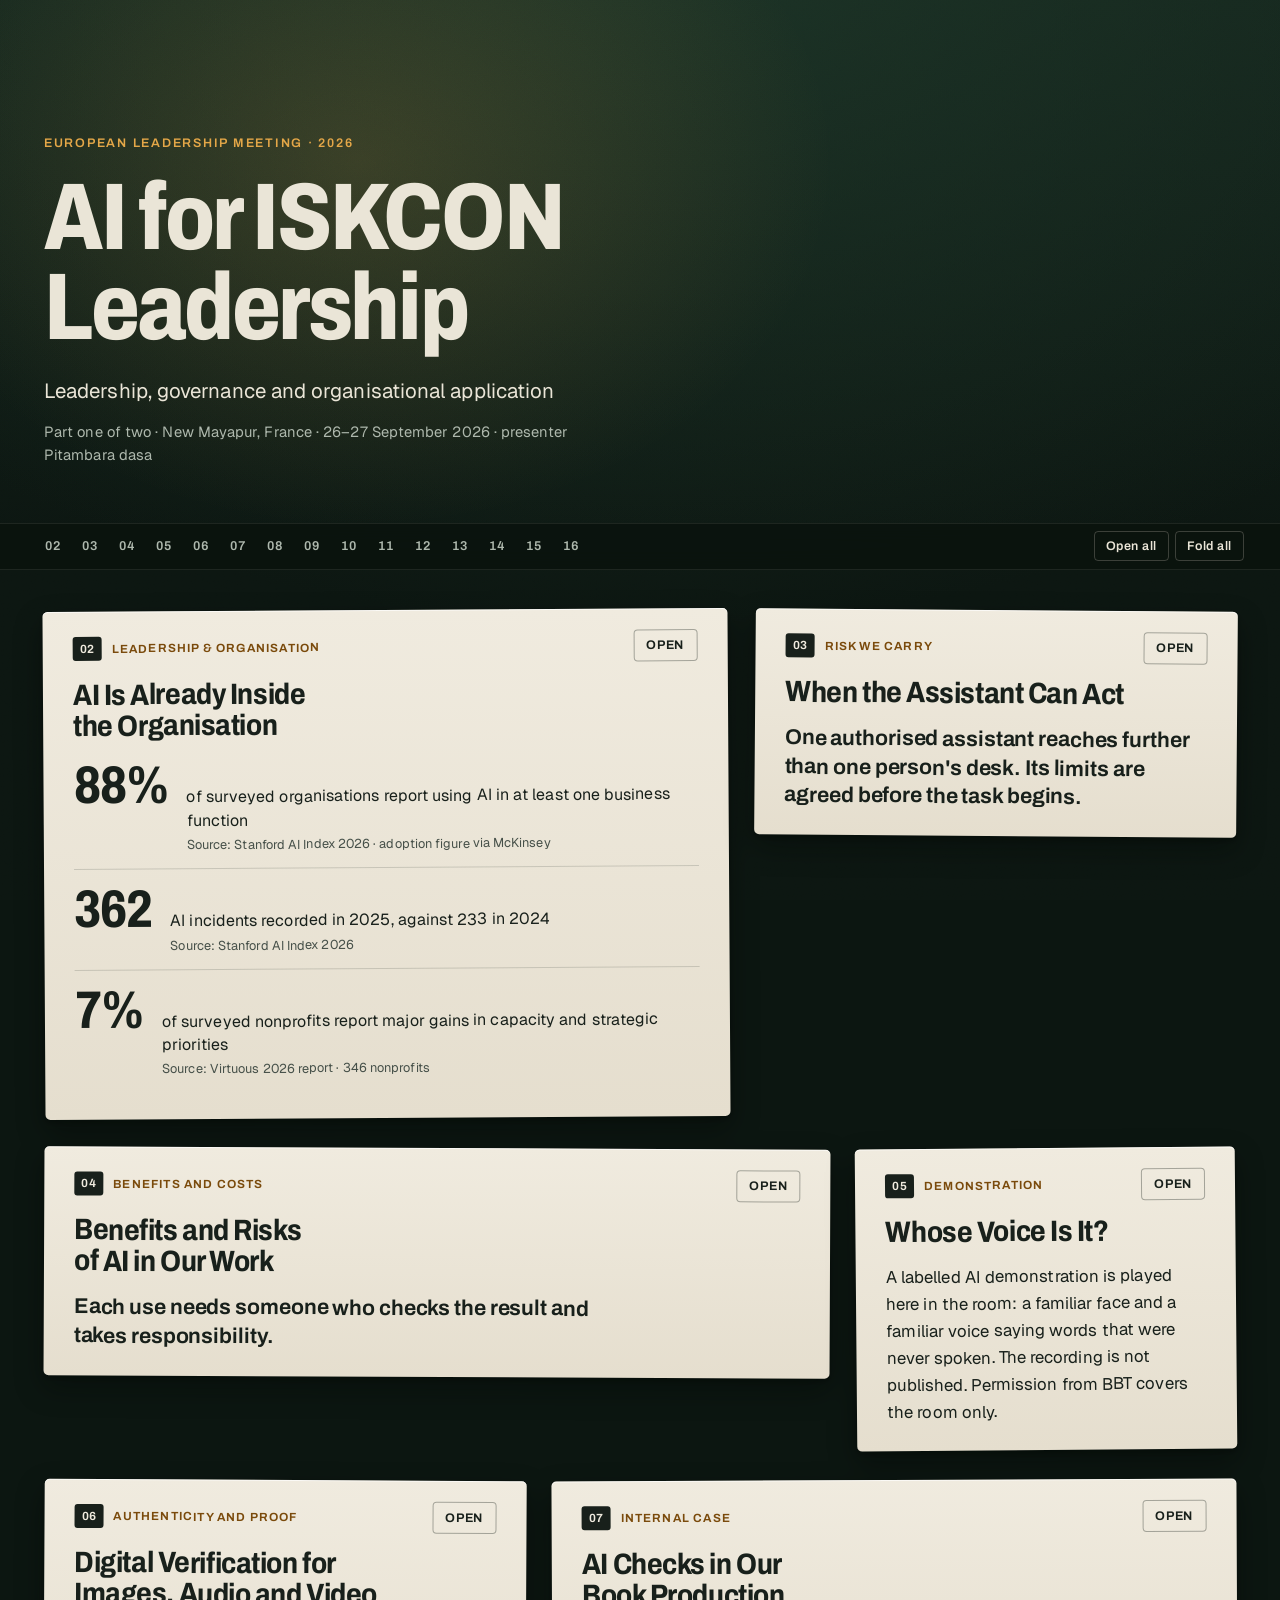
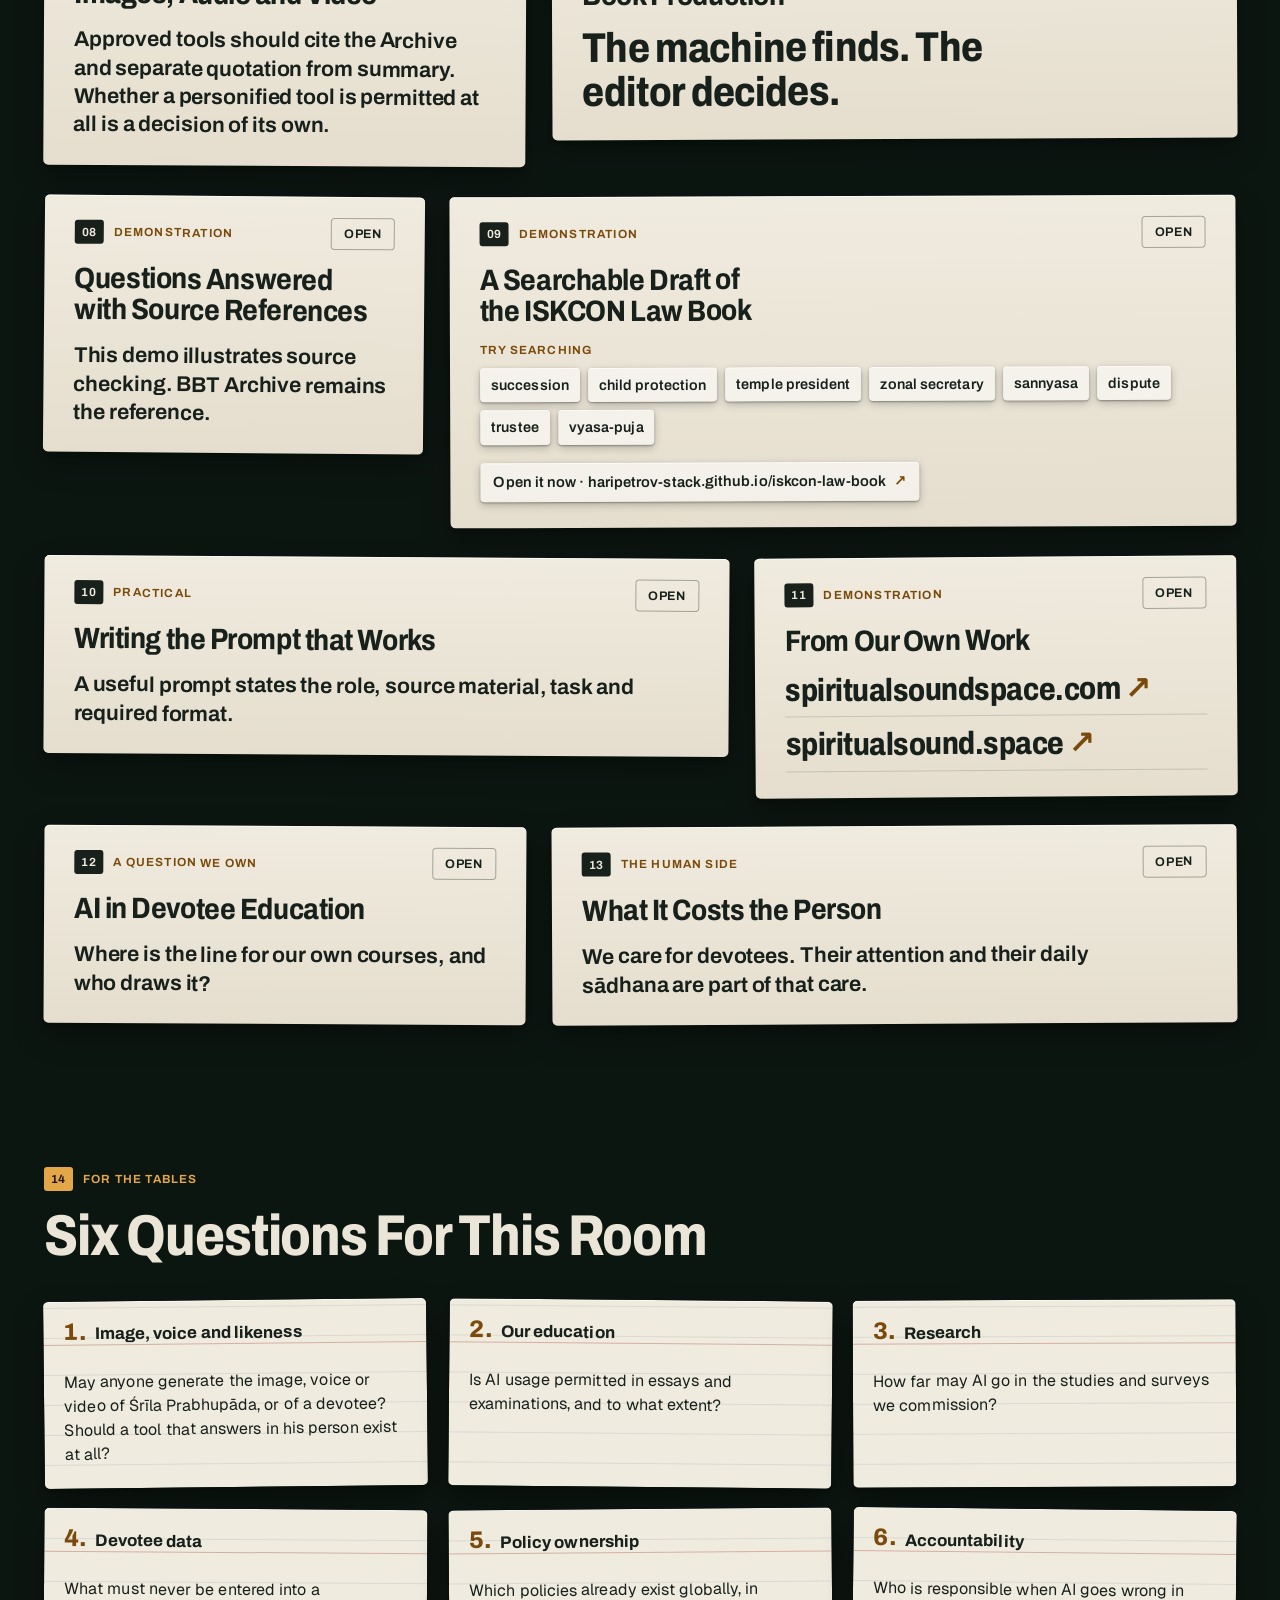
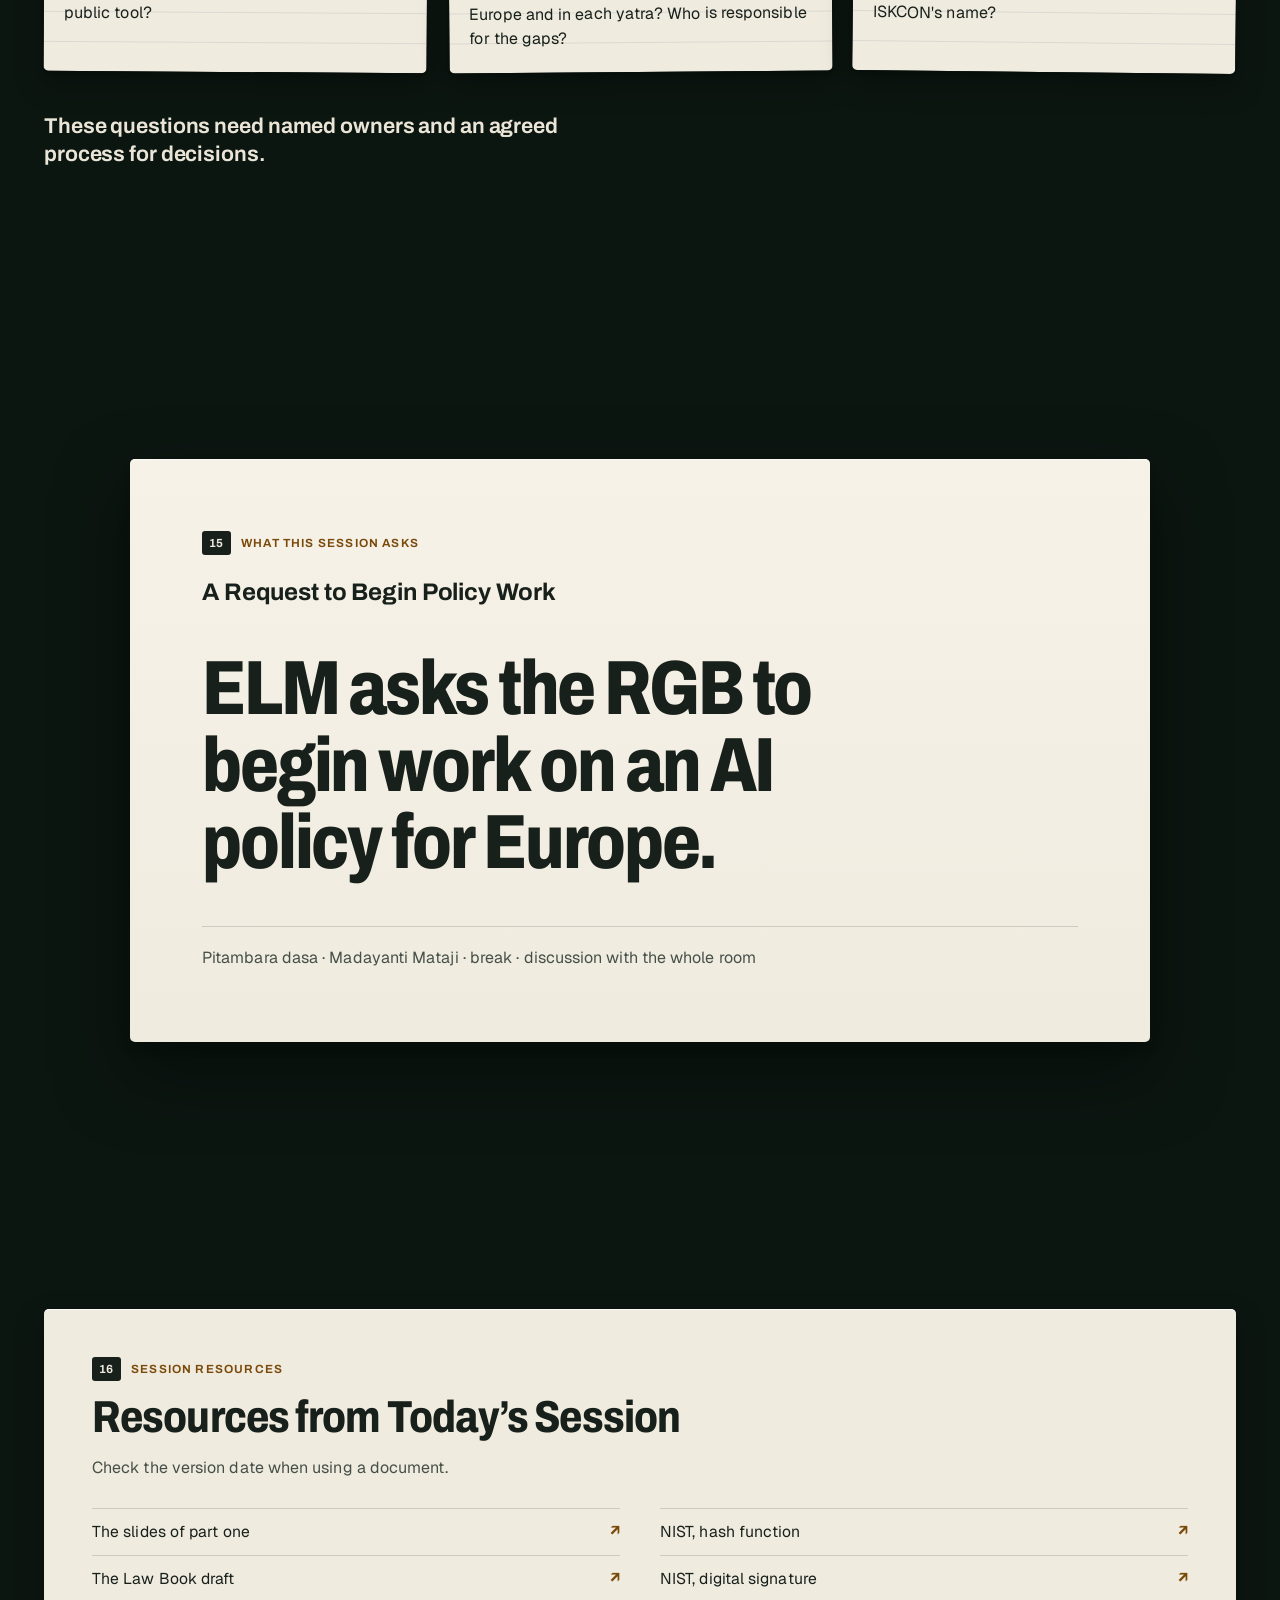
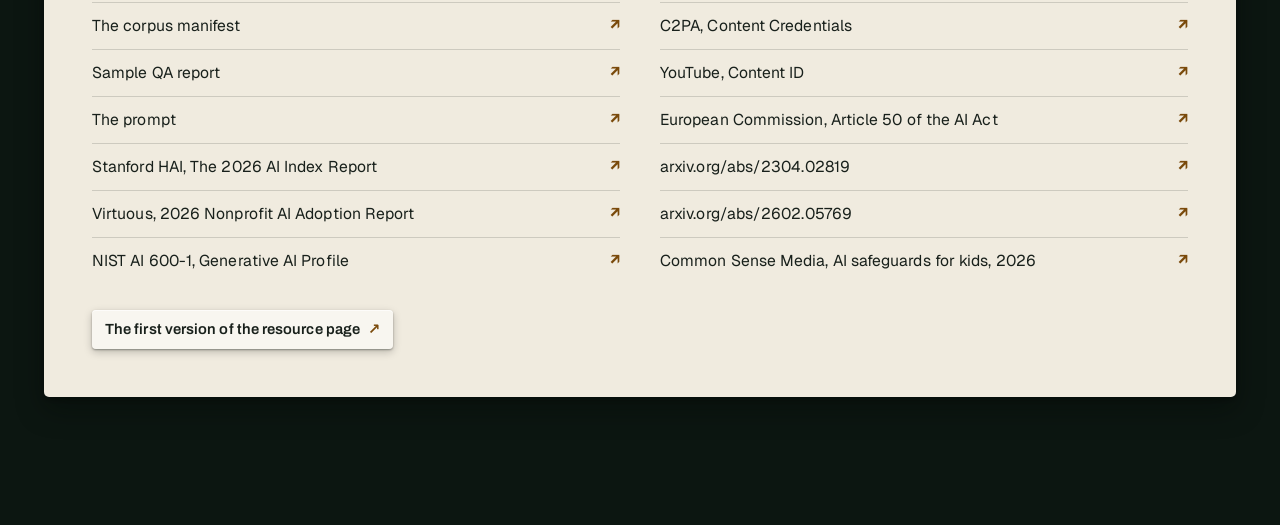
<file: v5/index.html>
<!doctype html>
<html lang="en">
<head>
<meta charset="utf-8">
<meta name="viewport" content="width=device-width, initial-scale=1">
<title>AI for ISKCON Leadership</title>
<meta name="description" content="European Leadership Meeting · 2026 · AI for ISKCON Leadership">
<meta name="color-scheme" content="dark">
<link rel="icon" href="data:,">
<link rel="preconnect" href="https://fonts.googleapis.com">
<link rel="preconnect" href="https://fonts.gstatic.com" crossorigin>
<link rel="stylesheet" href="https://fonts.googleapis.com/css2?family=Archivo:wdth,wght@75..100,400..800&amp;family=Geist:wght@400..600&amp;display=swap">
<style>
:root {
  --desk: #0C1611; --desk-2: #13231B;
  --paper: #F0EBDF; --paper-2: #E5DECE;
  --ink: #18201B; --ink-soft: #465049;
  --desk-ink: #EAE5D7; --desk-ink-soft: #AEB8AD;
  --amber: #E4A748; --amber-ink: #7A4A0B;
  --line: rgba(24, 32, 27, .16);
  --e1: 0 1px 2px rgba(3, 9, 6, .35), 0 3px 8px rgba(3, 9, 6, .22);
  --e2: 0 2px 4px rgba(3, 9, 6, .32), 0 12px 28px rgba(3, 9, 6, .38);
  --e3: 0 6px 12px rgba(3, 9, 6, .32), 0 30px 70px rgba(3, 9, 6, .55);
  --edge: inset 0 1px 0 rgba(255, 255, 255, .7);
  --ease: cubic-bezier(.23, 1, .32, 1);
  --fd: "Archivo", "Arial Narrow", system-ui, sans-serif;
  --ft: "Geist", system-ui, -apple-system, "Segoe UI", sans-serif;
  --r-card: 5px;
  color-scheme: dark;
}
* { box-sizing: border-box; }
html { -webkit-text-size-adjust: 100%; scroll-behavior: smooth; }
@media (prefers-reduced-motion: reduce) { html { scroll-behavior: auto; } }
body {
  margin: 0; background: var(--desk); color: var(--desk-ink);
  font: 400 1rem/1.6 var(--ft); letter-spacing: .005em;
  overflow-x: hidden;
}
::selection { background: var(--amber); color: #1A1206; }
a { color: inherit; text-underline-offset: .22em; text-decoration-thickness: 1px; }
:focus-visible { outline: 2px solid var(--amber); outline-offset: 3px; border-radius: 3px; }
h1, h2, h3 { font-family: var(--fd); margin: 0; text-wrap: balance; }
p { margin: 0; text-wrap: pretty; }
.sr { position: absolute; width: 1px; height: 1px; overflow: hidden; clip: rect(0 0 0 0); white-space: nowrap; }

/* the desk ground: leather, lamp, grain */
.lamp, .lamp::after, .grain { position: fixed; inset: 0; pointer-events: none; }
.lamp {
  z-index: 0;
  background:
    radial-gradient(60vmax 46vmax at var(--lx, 28%) var(--ly, 18%), rgba(228, 167, 72, .17), transparent 62%),
    radial-gradient(120vmax 80vmax at 50% -10%, #1C3326 0%, transparent 70%),
    linear-gradient(180deg, var(--desk-2), var(--desk) 60%);
}
.lamp::after {
  content: ""; opacity: 0; transition: opacity 900ms var(--ease);
  background:
    radial-gradient(44vmax 36vmax at 50% 50%, rgba(228, 167, 72, .26), transparent 70%),
    radial-gradient(closest-corner at 50% 50%, transparent 40%, rgba(2, 6, 4, .78) 100%);
}
.lamp-peak .lamp::after { opacity: 1; }
.grain {
  z-index: 0; opacity: .06; mix-blend-mode: overlay;
  background-image: url("data:image/svg+xml;utf8,<svg xmlns='http://www.w3.org/2000/svg' width='160' height='160'><filter id='n'><feTurbulence type='fractalNoise' baseFrequency='.85' numOctaves='3' stitchTiles='stitch'/></filter><rect width='100%' height='100%' filter='url(%23n)'/></svg>");
}

/* the nameplate */
.plate {
  position: relative; z-index: 1;
  max-width: 1240px; margin: 0 auto;
  padding: clamp(64px, 11vw, 136px) 24px clamp(36px, 5vw, 56px);
}
.plate__meeting {
  font: 600 .78rem/1.2 var(--fd); letter-spacing: .14em; text-transform: uppercase;
  color: var(--amber);
}
.plate__title {
  margin-top: 22px;
  font-size: clamp(2.7rem, 7.4vw, 6rem); font-weight: 780; font-stretch: 82%;
  line-height: .95; letter-spacing: -.025em; color: var(--desk-ink); max-width: 11ch;
}
.plate__sub { margin-top: 22px; font-size: clamp(1.08rem, 1.6vw, 1.3rem); color: var(--desk-ink); max-width: 40ch; }
.plate__meta { margin-top: 12px; font-size: .92rem; color: var(--desk-ink-soft); max-width: 62ch; }

/* the rail of file tabs */
.rail {
  position: sticky; top: 0; z-index: 30;
  background: rgba(10, 19, 14, .9); backdrop-filter: blur(10px); -webkit-backdrop-filter: blur(10px);
  border-block: 1px solid rgba(234, 229, 215, .09);
}
.rail__in { max-width: 1240px; margin: 0 auto; padding: 0 16px; display: flex; align-items: center; gap: 12px; }
.rail__list {
  list-style: none; margin: 0; padding: 10px 0; display: flex; gap: 4px; flex: 1 1 auto; min-width: 0;
  overflow-x: auto; scrollbar-width: none;
}
.rail__list::-webkit-scrollbar { display: none; }
.rail__list a {
  display: block; padding: 6px 9px; border-radius: 4px; text-decoration: none;
  font: 600 .8rem/1 var(--fd); font-variant-numeric: tabular-nums; letter-spacing: .04em;
  color: var(--desk-ink-soft); transition: color 150ms var(--ease), background-color 150ms var(--ease);
}
.rail__list a:hover { color: var(--desk-ink); background: rgba(234, 229, 215, .08); }
.rail__list a.is-here { color: #1A1206; background: var(--amber); }
.rail__tools { display: flex; gap: 6px; flex: 0 0 auto; }
.tool {
  appearance: none; border: 1px solid rgba(234, 229, 215, .22); background: transparent; color: var(--desk-ink);
  font: 600 .78rem/1 var(--fd); letter-spacing: .04em; padding: 8px 11px; border-radius: 4px; cursor: pointer;
  white-space: nowrap; transition: background-color 150ms var(--ease), transform 120ms var(--ease);
}
.tool:hover { background: rgba(234, 229, 215, .1); }
.tool:active { transform: translateY(1px); }

/* the desk */
.desk {
  position: relative; z-index: 1;
  max-width: 1240px; margin: 0 auto; padding: 40px 24px 40px;
  display: grid; grid-template-columns: repeat(12, minmax(0, 1fr)); gap: 30px 26px; align-items: start;
}
.brief {
  grid-column: 1 / -1; position: relative;
  background: linear-gradient(180deg, var(--paper), var(--paper-2));
  color: var(--ink); border-radius: var(--r-card);
  padding: 20px clamp(18px, 2.4vw, 30px) 26px;
  box-shadow: var(--e2), var(--edge);
  transform: rotate(var(--r, 0deg));
  scroll-margin-top: 76px; container-type: inline-size;
  transition: box-shadow 240ms var(--ease), filter 240ms var(--ease), transform 240ms var(--ease);
}
@media (min-width: 920px) {
  .w4 { grid-column: span 4; } .w5 { grid-column: span 5; } .w6 { grid-column: span 6; }
  .w7 { grid-column: span 7; } .w8 { grid-column: span 8; }
}
.brief.is-open { grid-column: 1 / -1; --r: 0deg; box-shadow: var(--e3), var(--edge); z-index: 2; }
.desk.has-open .brief:not(.is-open) { filter: brightness(.8) saturate(.8); }
.brief__head { display: flex; align-items: center; justify-content: space-between; gap: 12px; min-height: 34px; }
.brief__tab {
  display: flex; align-items: center; gap: 10px;
  font: 650 .74rem/1.2 var(--fd); letter-spacing: .1em; text-transform: uppercase; color: var(--amber-ink);
}
.no {
  font-variant-numeric: tabular-nums; letter-spacing: .04em;
  background: var(--ink); color: var(--paper); padding: 5px 7px; border-radius: 3px;
}
.brief__title {
  margin: 14px 0 16px;
  font-size: clamp(1.4rem, 2.3vw, 2rem); font-weight: 720; font-stretch: 88%;
  line-height: 1.06; letter-spacing: -.015em; max-width: 24ch;
}
.brief__toggle {
  appearance: none; cursor: pointer; flex: 0 0 auto;
  font: 650 .78rem/1 var(--fd); letter-spacing: .06em; text-transform: uppercase;
  color: var(--ink); background: transparent; border: 1px solid rgba(24, 32, 27, .35);
  padding: 9px 12px; border-radius: 4px;
  transition: background-color 150ms var(--ease), color 150ms var(--ease), transform 120ms var(--ease);
}
.brief__toggle:hover { background: var(--ink); color: var(--paper); }
.brief__toggle:active { transform: translateY(1px); }
.desk-live .brief[data-fold]:not(.is-open) .brief__title,
.desk-live .brief[data-fold]:not(.is-open) .brief__face { cursor: pointer; }

/* the fold: the body is the lower half of the sheet */
.brief__body {
  position: relative; margin-top: 22px; padding-top: 24px;
  border-top: 1px dashed rgba(24, 32, 27, .3);
  transform-origin: 50% 0;
}
.desk-live .brief[data-fold]:not(.is-open) .brief__body { display: none; }
.brief__body::before {
  content: ""; position: absolute; left: 0; right: 0; top: 0; height: 90px; pointer-events: none; opacity: 0;
  background: linear-gradient(180deg, rgba(24, 32, 27, .22), transparent);
}
.is-unfolding .brief__body { animation: unfold 620ms var(--ease) both; }
.is-unfolding .brief__body::before { animation: crease 620ms var(--ease) both; }
.is-folding .brief__body { animation: foldup 300ms cubic-bezier(.33, 0, .2, 1) both; }
@keyframes unfold {
  0% { transform: perspective(1500px) rotateX(-86deg); opacity: 0; }
  35% { opacity: 1; }
  100% { transform: perspective(1500px) rotateX(0deg); opacity: 1; }
}
@keyframes crease { 0% { opacity: 1; } 100% { opacity: 0; } }
@keyframes foldup {
  0% { transform: perspective(1500px) rotateX(0deg); opacity: 1; }
  100% { transform: perspective(1500px) rotateX(-80deg); opacity: 0; }
}

/* face furniture */
.band {
  font: 650 clamp(1.08rem, 1.7vw, 1.34rem)/1.32 var(--fd); letter-spacing: -.005em; max-width: 44ch;
}
.band--big { font-size: clamp(1.6rem, 3.4vw, 2.6rem); font-weight: 760; line-height: 1.04; font-stretch: 86%; letter-spacing: -.02em; }
.lead { font-size: 1.05rem; line-height: 1.6; max-width: 62ch; }
.stats { margin: 0; display: grid; gap: 0; }
.stat {
  display: grid; grid-template-columns: minmax(5.2ch, auto) 1fr; gap: 6px 18px; align-items: baseline;
  padding: 14px 0; border-top: 1px solid var(--line);
}
.stat:first-child { border-top: 0; padding-top: 2px; }
.stat dt {
  font: 760 clamp(2.2rem, 4.4vw, 3.3rem)/1 var(--fd); font-stretch: 80%; letter-spacing: -.02em;
  font-variant-numeric: tabular-nums; color: var(--ink);
}
.stat dd { margin: 0; font-size: 1rem; line-height: 1.45; }
.src { display: block; margin-top: 4px; font-size: .8rem; color: var(--ink-soft); }

/* body furniture */
.notes { display: grid; gap: 22px 30px; grid-template-columns: repeat(auto-fit, minmax(230px, 1fr)); }
.note { padding-top: 12px; border-top: 2px solid var(--ink); }
.note__label {
  font: 650 .72rem/1.3 var(--fd); letter-spacing: .1em; text-transform: uppercase; color: var(--amber-ink);
}
.note h3 { margin-top: 6px; font-size: 1.12rem; font-weight: 700; line-height: 1.2; }
.note p { margin-top: 8px; font-size: .96rem; line-height: 1.58; color: var(--ink); }
.note--quote p { font-family: var(--ft); }
.brief__body .band { margin-top: 26px; }
.steps { list-style: none; margin: 0; padding: 0; display: grid; gap: 18px 30px; grid-template-columns: repeat(auto-fit, minmax(220px, 1fr)); }
.steps li { border-top: 2px solid var(--ink); padding-top: 12px; }
.steps h3 { font-size: 1.08rem; font-weight: 700; line-height: 1.25; }
.steps p { margin-top: 6px; font-size: .96rem; }

.links { list-style: none; margin: 26px 0 0; padding: 0; display: flex; flex-wrap: wrap; gap: 10px; }
.links a, .chip {
  display: inline-flex; align-items: baseline; gap: 8px; text-decoration: none;
  font: 600 .92rem/1.3 var(--fd); color: var(--ink);
  padding: 10px 13px; border-radius: 4px; background: rgba(255, 255, 255, .55);
  box-shadow: var(--e1), var(--edge); overflow-wrap: anywhere;
  transition: background-color 150ms var(--ease), transform 150ms var(--ease);
}
.links a:hover, .chip:hover { background: #fff; transform: translateY(-1px); }
.links a:active, .chip:active { transform: translateY(1px); }
.arr { color: var(--amber-ink); font-weight: 700; }
.try { margin-top: 4px; }
.try__label { font: 650 .74rem/1.2 var(--fd); letter-spacing: .1em; text-transform: uppercase; color: var(--amber-ink); }
.chips { list-style: none; margin: 10px 0 0; padding: 0; display: flex; flex-wrap: wrap; gap: 8px; }
.chip { padding: 8px 11px; font-size: .9rem; }
.big-link { margin-top: 18px; }
.domains { list-style: none; margin: 0; padding: 0; display: grid; gap: 10px; }
.domains a {
  display: block; text-decoration: none; font: 760 clamp(1.3rem, 3.2vw, 2rem)/1.1 var(--fd); font-stretch: 84%;
  letter-spacing: -.015em; overflow-wrap: anywhere; padding-bottom: 8px; border-bottom: 1px solid var(--line);
}
.domains a:hover .arr { transform: translate(2px, -2px); }
.domains .arr { display: inline-block; transition: transform 150ms var(--ease); }

/* the ledger (slide 04) */
.ledger { width: 100%; border-collapse: collapse; font-size: .95rem; line-height: 1.45; }
.ledger th, .ledger td { text-align: left; vertical-align: top; padding: 11px 14px 11px 0; border-top: 1px solid var(--line); }
.ledger thead th { font: 650 .74rem/1.2 var(--fd); letter-spacing: .1em; text-transform: uppercase; color: var(--amber-ink); border-top: 0; padding-bottom: 10px; }
.ledger tbody th { font: 700 1rem/1.3 var(--fd); width: 18%; }
.ledger td:last-child { color: #5A2A14; }
@container (max-width: 600px) {
  .ledger thead { position: absolute; width: 1px; height: 1px; overflow: hidden; clip: rect(0 0 0 0); }
  .ledger, .ledger tbody, .ledger tr, .ledger th, .ledger td { display: block; width: 100%; }
  .ledger tr { padding: 12px 0; border-top: 1px solid var(--line); }
  .ledger th, .ledger td { border: 0; padding: 3px 0; }
  .ledger td::before {
    content: attr(data-l); display: block; margin-top: 6px;
    font: 650 .7rem/1.3 var(--fd); letter-spacing: .1em; text-transform: uppercase; color: var(--amber-ink);
  }
}

/* for the tables (slide 14): notecards dealt on the desk */
.room { position: relative; z-index: 1; max-width: 1240px; margin: 0 auto; padding: clamp(56px, 8vw, 110px) 24px 24px; scroll-margin-top: 60px; }
.room__tab { color: var(--amber); }
.room__tab .no { background: var(--amber); color: #1A1206; }
.room__title { margin-top: 16px; font-size: clamp(2rem, 4.6vw, 3.6rem); font-weight: 760; font-stretch: 84%; line-height: 1; letter-spacing: -.02em; color: var(--desk-ink); }
.qcards { list-style: none; margin: 36px 0 0; padding: 0; display: grid; gap: 22px; grid-template-columns: repeat(auto-fill, minmax(min(100%, 300px), 1fr)); }
.q {
  position: relative; background: var(--paper); color: var(--ink); border-radius: var(--r-card);
  padding: 18px 20px 22px; box-shadow: var(--e2), var(--edge); transform: rotate(var(--r, 0deg));
  background-image: repeating-linear-gradient(180deg, transparent 0 29px, rgba(70, 90, 120, .13) 29px 30px);
  background-position: 0 44px;
}
.q::before { content: ""; position: absolute; left: 0; right: 0; top: 43px; height: 1px; background: rgba(170, 60, 50, .35); }
.q__n { font: 780 1.5rem/1 var(--fd); font-variant-numeric: tabular-nums; color: var(--amber-ink); }
.q h3 { display: inline; margin-left: 8px; font-size: 1.05rem; font-weight: 720; }
.q p { margin-top: 22px; font-size: 1rem; line-height: 1.5; }
.room__band { margin-top: 40px; color: var(--desk-ink); max-width: 40ch; }

/* the request (slide 15): the peak */
.ask {
  position: relative; z-index: 1; min-height: 124vh; min-height: 124svh;
  display: grid; place-items: center; padding: 20vh 20px; scroll-margin-top: 40px;
}
.ask__sheet {
  width: min(100%, 1020px); background: linear-gradient(180deg, #F6F2E8, var(--paper));
  color: var(--ink); border-radius: var(--r-card); padding: clamp(28px, 6vw, 72px);
  box-shadow: var(--e3), var(--edge);
}
.ask__tab { color: var(--amber-ink); }
.ask__title { margin-top: 18px; font-size: clamp(1.15rem, 2vw, 1.5rem); font-weight: 700; letter-spacing: -.005em; }
.ask__line {
  margin-top: clamp(22px, 4vw, 40px);
  font: 790 clamp(2.1rem, 6vw, 5rem)/1 var(--fd); font-stretch: 80%; letter-spacing: -.028em; max-width: 16ch;
}
.ask__who { margin-top: clamp(26px, 4vw, 44px); padding-top: 18px; border-top: 1px solid var(--line); font-size: 1rem; color: var(--ink-soft); }
.will-light .w { display: inline-block; opacity: 0; transform: translateY(.3em); transition: opacity 380ms var(--ease), transform 560ms var(--ease); transition-delay: calc(var(--i) * 40ms); }
.is-lit .will-light .w { opacity: 1; transform: none; }

/* the file index (slide 16): the close */
.index {
  position: relative; z-index: 1; max-width: 1240px; margin: 0 auto 0; padding: 0 24px clamp(80px, 10vw, 140px); scroll-margin-top: 60px;
}
.index__sheet { background: var(--paper); color: var(--ink); border-radius: var(--r-card); padding: clamp(22px, 4vw, 48px); box-shadow: var(--e2), var(--edge); }
.index__title { margin-top: 14px; font-size: clamp(1.7rem, 3.6vw, 2.8rem); font-weight: 760; font-stretch: 84%; line-height: 1.02; letter-spacing: -.02em; }
.index__note { margin-top: 14px; font-size: 1rem; color: var(--ink-soft); }
.index__list { list-style: none; margin: 28px 0 0; padding: 0; columns: 2 340px; column-gap: 40px; }
.index__list li { break-inside: avoid; border-top: 1px solid var(--line); }
.index__list a { display: flex; justify-content: space-between; gap: 14px; padding: 12px 0; text-decoration: none; font-size: .98rem; line-height: 1.4; overflow-wrap: anywhere; }
.index__list a:hover { text-decoration: underline; }
.index__list .arr { flex: 0 0 auto; }
.index__first { margin-top: 26px; }

/* settle-in, only when the script has marked things */
.pre { opacity: 0; translate: 0 16px; }
.settle { transition: opacity 380ms var(--ease), translate 460ms var(--ease); }
.brief.settle { transition: opacity 380ms var(--ease), translate 460ms var(--ease), box-shadow 240ms var(--ease), filter 240ms var(--ease), transform 240ms var(--ease); }

@media (max-width: 919px) {
  .brief { --r: 0deg !important; }
}
@media (max-width: 560px) {
  .plate, .desk, .room, .index { padding-left: 16px; padding-right: 16px; }
  .rail__in { padding: 0 10px; gap: 8px; }
  .tool { padding: 8px 8px; font-size: .72rem; }
  .desk { gap: 22px; padding-top: 28px; }
  .brief { padding: 16px 16px 20px; }
  .q { --r: 0deg !important; }
  .ask { padding: 14vh 16px; }
  .index__list { columns: 1; }
}
@media (prefers-reduced-motion: reduce) {
  .brief, .q { --r: 0deg !important; }
  .is-unfolding .brief__body, .is-folding .brief__body { animation: none; }
}
</style>
</head>
<body>
<div class="lamp" aria-hidden="true"></div>
<div class="grain" aria-hidden="true"></div>

<header class="plate" id="top" data-sc-act="flow">
  <p class="plate__meeting">European Leadership Meeting · 2026</p>
  <h1 class="plate__title">AI for ISKCON Leadership</h1>
  <p class="plate__sub">Leadership, governance and organisational application</p>
  <p class="plate__meta">Part one of two · New Mayapur, France · 26–27 September 2026 · presenter Pitambara dasa</p>
</header>

<nav class="rail" aria-label="Briefs on the desk">
  <div class="rail__in">
    <ol class="rail__list">
      <li><a href="#s02">02</a></li><li><a href="#s03">03</a></li><li><a href="#s04">04</a></li>
      <li><a href="#s05">05</a></li><li><a href="#s06">06</a></li><li><a href="#s07">07</a></li>
      <li><a href="#s08">08</a></li><li><a href="#s09">09</a></li><li><a href="#s10">10</a></li>
      <li><a href="#s11">11</a></li><li><a href="#s12">12</a></li><li><a href="#s13">13</a></li>
      <li><a href="#s14">14</a></li><li><a href="#s15">15</a></li><li><a href="#s16">16</a></li>
    </ol>
  </div>
</nav>

<main>
<div class="desk" id="desk" data-sc-act="flow">

  <article class="brief w7" id="s02" data-fold style="--r:-.35deg">
    <div class="brief__head"><p class="brief__tab"><span class="no">02</span> Leadership &amp; organisation</p></div>
    <h2 class="brief__title">AI Is Already Inside the Organisation</h2>
    <div class="brief__face">
      <dl class="stats">
        <div class="stat"><dt>88%</dt><dd>of surveyed organisations report using AI in at least one business function<span class="src">Source: Stanford AI Index 2026 · adoption figure via McKinsey</span></dd></div>
        <div class="stat"><dt>362</dt><dd>AI incidents recorded in 2025, against 233 in 2024<span class="src">Source: Stanford AI Index 2026</span></dd></div>
        <div class="stat"><dt>7%</dt><dd>of surveyed nonprofits report major gains in capacity and strategic priorities<span class="src">Source: Virtuous 2026 report · 346 nonprofits</span></dd></div>
      </dl>
    </div>
    <div class="brief__body" id="s02-body">
      <div class="notes">
        <section class="note"><h3>The gap</h3><p>Use is common. Measured benefit and control are rare.</p></section>
        <section class="note"><h3>The condition</h3><p>It arrives through email, documents, search and meeting tools, without anyone deciding to adopt it.</p></section>
        <section class="note"><h3>The consequence</h3><p>If no policy exists, staff invent one.</p></section>
      </div>
    </div>
  </article>

  <article class="brief w5" id="s03" data-fold style="--r:.45deg">
    <div class="brief__head"><p class="brief__tab"><span class="no">03</span> Risk we carry</p></div>
    <h2 class="brief__title">When the Assistant Can Act</h2>
    <div class="brief__face">
      <p class="band">One authorised assistant reaches further than one person's desk. Its limits are agreed before the task begins.</p>
    </div>
    <div class="brief__body" id="s03-body">
      <div class="notes">
        <section class="note"><p class="note__label">Full control</p><h3>Permission is the real setting</h3><p>Given access, an assistant can open, change and delete files, send messages and reach connected systems. The account it borrows decides how far it reaches.</p></section>
        <section class="note"><p class="note__label">Unattended</p><h3>No one is watching</h3><p>Left running alone, it continues past its first mistake. A wrong instruction repeated quickly is harder to undo than a wrong sentence.</p></section>
        <section class="note"><p class="note__label">The boundary</p><h3>Limits are agreed first</h3><p>Decide in advance which actions need confirmation, which information stays out, and who is able to stop a run that has started.</p></section>
      </div>
    </div>
  </article>

  <article class="brief w8" id="s04" data-fold style="--r:.25deg">
    <div class="brief__head"><p class="brief__tab"><span class="no">04</span> Benefits and costs</p></div>
    <h2 class="brief__title">Benefits and Risks of AI in Our Work</h2>
    <div class="brief__face">
      <p class="band">Each use needs someone who checks the result and takes responsibility.</p>
    </div>
    <div class="brief__body" id="s04-body">
      <table class="ledger">
        <thead><tr><th scope="col">Area</th><th scope="col">What we gain</th><th scope="col">Risk without review</th></tr></thead>
        <tbody>
          <tr><th scope="row">Drafting</th><td data-l="What we gain">Faster letters, minutes and reports</td><td data-l="Risk without review">Unreviewed messages sent in our name</td></tr>
          <tr><th scope="row">Language</th><td data-l="What we gain">Drafts in more languages</td><td data-l="Risk without review">Errors in meaning and terminology</td></tr>
          <tr><th scope="row">Memory</th><td data-l="What we gain">Searchable resolutions and records</td><td data-l="Risk without review">Invented quotations and wrong references</td></tr>
          <tr><th scope="row">Analysis</th><td data-l="What we gain">Faster research and comparison</td><td data-l="Risk without review">Unsupported conclusions that sound certain</td></tr>
          <tr><th scope="row">Capacity</th><td data-l="What we gain">More time for devotee care and service</td><td data-l="Risk without review">Fewer opportunities to train successors</td></tr>
          <tr><th scope="row">Voice</th><td data-l="What we gain">Easier access to recordings and texts</td><td data-l="Risk without review">Fabricated words in a familiar voice</td></tr>
          <tr><th scope="row">Suppliers</th><td data-l="What we gain">Capability we do not have to build</td><td data-l="Risk without review">Dependence on a few providers and their terms</td></tr>
          <tr><th scope="row">Rules</th><td data-l="What we gain">Clear expectations once they are set</td><td data-l="Risk without review">Requirements in Europe keep changing by use case</td></tr>
        </tbody>
      </table>
    </div>
  </article>

  <article class="brief w4" id="s05" data-fold style="--r:-.5deg">
    <div class="brief__head"><p class="brief__tab"><span class="no">05</span> Demonstration</p></div>
    <h2 class="brief__title">Whose Voice Is It?</h2>
    <div class="brief__face">
      <p class="lead">A labelled AI demonstration is played here in the room: a familiar face and a familiar voice saying words that were never spoken. The recording is not published. Permission from BBT covers the room only.</p>
    </div>
    <div class="brief__body" id="s05-body">
      <p class="band">The point it makes: a recognisable face and a recognisable voice do not by themselves establish where the words came from. The next slide shows what can be done about that.</p>
    </div>
  </article>

  <article class="brief w5" id="s06" data-fold style="--r:.3deg">
    <div class="brief__head"><p class="brief__tab"><span class="no">06</span> Authenticity and proof</p></div>
    <h2 class="brief__title">Digital Verification for Images, Audio and Video</h2>
    <div class="brief__face">
      <p class="band">Approved tools should cite the Archive and separate quotation from summary. Whether a personified tool is permitted at all is a decision of its own.</p>
    </div>
    <div class="brief__body" id="s06-body">
      <div class="notes">
        <section class="note"><p class="note__label">Digital profiles and signatures</p><h3>A digital profile for each file</h3><p>Record each original’s source details and file hash. BBT Archive can digitally sign the record. A checking tool then compares the hash and verifies the signature.</p></section>
        <section class="note"><p class="note__label">Checking quotations</p><h3>AI finds the source</h3><p>AI finds exact passages and context in BBT Archive. A quotation absent after a full check is suspect. Voice similarity alone cannot authenticate a recording.</p></section>
        <section class="note"><p class="note__label">The prior question</p><h3>Should such a tool exist?</h3><p>Before we ask whether an “ask Prabhupāda” service answers accurately, we must ask whether it should exist. A synthesised reply in his person is not his instruction, and devotees may not hear the difference.</p></section>
        <section class="note"><p class="note__label">Platforms and law</p><h3>Platform action and legal rights</h3><p>Content ID matches reused recordings. Rights holders can pursue infringements. EU rules require disclosure of covered deepfakes.</p></section>
      </div>
    </div>
  </article>

  <article class="brief w7" id="s07" data-fold style="--r:-.25deg">
    <div class="brief__head"><p class="brief__tab"><span class="no">07</span> Internal case</p></div>
    <h2 class="brief__title">AI Checks in Our Book Production</h2>
    <div class="brief__face">
      <p class="band band--big">The machine finds. The editor decides.</p>
    </div>
    <div class="brief__body" id="s07-body">
      <div class="notes">
        <section class="note"><p class="note__label">Our workflow</p><h3>Human translation first</h3><p>A finished chapter from a human translator, with normal editorial work. The defined checks run afterwards, never instead.</p></section>
        <section class="note"><p class="note__label">What the checks found</p><h3>Twelve titles, about 2,000 findings</h3><p>Findings are ordered by severity. The editor accepts or rejects each one, and the confirmed errors are fewer.</p></section>
        <section class="note"><p class="note__label">The largest case</p><h3>913,000 lines, 50,000 corrections</h3><p>A Bulgarian hyphenation dictionary. By hand, two hours a day for three years. With these checks, two hours a day for three weeks.</p></section>
        <section class="note"><p class="note__label">The precedent</p><h3>The tools have changed before</h3><p>His Guru Mahārāja called the printing press the bṛhad-mṛdaṅga, the great drum. He dictated these books into a machine. The tools changed; the responsibility did not.</p></section>
      </div>
      <ul class="links">
        <li><a href="https://haripetrov-stack.github.io/elm-2026-site/files/qa-report-sample.html">Sample report: the diacritics check of Śrī Īśopaniṣad <span class="arr" aria-hidden="true">↗</span></a></li>
        <li><a href="https://haripetrov-stack.github.io/elm-2026-site/files/prompt-translation-check.txt">The prompt behind the meaning check <span class="arr" aria-hidden="true">↗</span></a></li>
      </ul>
    </div>
  </article>

  <article class="brief w4" id="s08" data-fold style="--r:.5deg">
    <div class="brief__head"><p class="brief__tab"><span class="no">08</span> Demonstration</p></div>
    <h2 class="brief__title">Questions Answered with Source References</h2>
    <div class="brief__face">
      <p class="band">This demo illustrates source checking. BBT Archive remains the reference.</p>
    </div>
    <div class="brief__body" id="s08-body">
      <ol class="steps">
        <li><h3>A prepared demo collection.</h3><p>50 files with about 23 million words, prepared for this demonstration. The manifest describes this collection’s scope.</p></li>
        <li><h3>One question, asked precisely.</h3><p>“What did he say about children” returns a thousand statements. A defined question returns a passage we can open and read.</p></li>
        <li><h3>References we can inspect.</h3><p>Open the cited verse, letter or transcript. Read the surrounding passage and distinguish quotations from the model’s summary.</p></li>
      </ol>
      <ul class="links">
        <li><a href="https://haripetrov-stack.github.io/elm-2026-site/files/notebooklm-corpus-MANIFEST.md">The corpus manifest <span class="arr" aria-hidden="true">↗</span></a></li>
      </ul>
    </div>
  </article>

  <article class="brief w8" id="s09" data-fold style="--r:-.2deg">
    <div class="brief__head"><p class="brief__tab"><span class="no">09</span> Demonstration</p></div>
    <h2 class="brief__title">A Searchable Draft of the ISKCON Law Book</h2>
    <div class="brief__face">
      <div class="try">
        <p class="try__label">Try searching</p>
        <ul class="chips">
          <li><a class="chip" href="https://haripetrov-stack.github.io/iskcon-law-book/book.html?q=succession">succession</a></li>
          <li><a class="chip" href="https://haripetrov-stack.github.io/iskcon-law-book/book.html?q=child%20protection">child protection</a></li>
          <li><a class="chip" href="https://haripetrov-stack.github.io/iskcon-law-book/book.html?q=temple%20president">temple president</a></li>
          <li><a class="chip" href="https://haripetrov-stack.github.io/iskcon-law-book/book.html?q=zonal%20secretary">zonal secretary</a></li>
          <li><a class="chip" href="https://haripetrov-stack.github.io/iskcon-law-book/book.html?q=sannyasa">sannyasa</a></li>
          <li><a class="chip" href="https://haripetrov-stack.github.io/iskcon-law-book/book.html?q=dispute">dispute</a></li>
          <li><a class="chip" href="https://haripetrov-stack.github.io/iskcon-law-book/book.html?q=trustee">trustee</a></li>
          <li><a class="chip" href="https://haripetrov-stack.github.io/iskcon-law-book/book.html?q=vyasa-puja">vyasa-puja</a></li>
        </ul>
      </div>
      <ul class="links big-link">
        <li><a href="https://haripetrov-stack.github.io/iskcon-law-book/">Open it now · haripetrov-stack.github.io/iskcon-law-book <span class="arr" aria-hidden="true">↗</span></a></li>
      </ul>
    </div>
    <div class="brief__body" id="s09-body">
      <ol class="steps">
        <li><h3>Ordered in 1995.</h3><p>A 1995 GBC resolution called for a consolidated Law Book. This demonstration uses the 2018 edition as its starting point.</p></li>
        <li><h3>Assembled overnight.</h3><p>Published resolutions from 2019 to 2026 organised under the book’s chapters, with references to the source documents.</p></li>
        <li><h3>A draft, and nothing more.</h3><p>An unapproved working draft. An authorised committee must review which provisions remain in force and resolve conflicts.</p></li>
      </ol>
      <p class="band">422 pages with search and source links. Legal and institutional review still matter.</p>
      <ul class="links">
        <li><a href="https://haripetrov-stack.github.io/iskcon-law-book/iskcon-law-draft-2018-2026.pdf">The same draft as PDF <span class="arr" aria-hidden="true">↗</span></a></li>
      </ul>
    </div>
  </article>

  <article class="brief w7" id="s10" data-fold style="--r:.35deg">
    <div class="brief__head"><p class="brief__tab"><span class="no">10</span> Practical</p></div>
    <h2 class="brief__title">Writing the Prompt that Works</h2>
    <div class="brief__face">
      <p class="band">A useful prompt states the role, source material, task and required format.</p>
    </div>
    <div class="brief__body" id="s10-body">
      <div class="notes">
        <section class="note"><p class="note__label">Weak</p><h3>Short generic prompt</h3><p>“Compare Bulgarian translation and English.” The answer could belong to anything and is discarded.</p></section>
        <section class="note"><p class="note__label">Strong</p><h3>A defined task</h3><p>“You are checking a finished Bulgarian translation against the English original. Both files are attached. List only the places where the meaning differs: the English, the Bulgarian, and the reason, in a table. Change nothing else.”</p></section>
        <section class="note"><p class="note__label">The four parts</p><h3>Role, material, task, form</h3><p>Who it is. What it has in front of it. What is wanted. In what form.</p></section>
      </div>
      <ul class="links">
        <li><a href="https://haripetrov-stack.github.io/elm-2026-site/files/prompt-translation-check.txt">The prompt, ready to adapt <span class="arr" aria-hidden="true">↗</span></a></li>
      </ul>
    </div>
  </article>

  <article class="brief w5" id="s11" data-fold style="--r:-.4deg">
    <div class="brief__head"><p class="brief__tab"><span class="no">11</span> Demonstration</p></div>
    <h2 class="brief__title">From Our Own Work</h2>
    <div class="brief__face">
      <ul class="domains">
        <li><a href="https://spiritualsoundspace.com">spiritualsoundspace.com <span class="arr" aria-hidden="true">↗</span></a></li>
        <li><a href="https://spiritualsound.space">spiritualsound.space <span class="arr" aria-hidden="true">↗</span></a></li>
      </ul>
    </div>
    <div class="brief__body" id="s11-body">
      <div class="notes">
        <section class="note"><p class="note__label">Live demonstration</p><h3>Voice Chat</h3><p>Demonstrates a good prompt: precise instructions, given by voice.</p></section>
        <section class="note"><p class="note__label">Built in days</p><h3>Months of specialist work</h3><p>Site structure, code, page templates and batch processing of the audio files. A person chose the recordings, the design and the moment to publish.</p></section>
      </div>
    </div>
  </article>

  <article class="brief w5" id="s12" data-fold style="--r:.3deg">
    <div class="brief__head"><p class="brief__tab"><span class="no">12</span> A question we own</p></div>
    <h2 class="brief__title">AI in Devotee Education</h2>
    <div class="brief__face">
      <p class="band">Where is the line for our own courses, and who draws it?</p>
    </div>
    <div class="brief__body" id="s12-body">
      <div class="notes">
        <section class="note"><p class="note__label">The assessment</p><h3>Whose work are we assessing?</h3><p>Bhakti-śāstrī and higher qualifications depend on students’ understanding. An essay alone may not establish who wrote it.</p></section>
        <section class="note"><p class="note__label">The style</p><h3>Fluency is not proof</h3><p>Smooth prose, repeated phrasing and reading aloud can raise questions. AI can also imitate an uneven style and deliberate mistakes.</p></section>
        <section class="note"><p class="note__label">The tools</p><h3>Detectors need human review</h3><p>Pangram and GPTZero can flag text. False positives and missed AI text occur. A score or a hidden prompt is insufficient evidence.</p></section>
        <section class="note"><p class="note__label">Our courses</p><h3>Evidence of learning</h3><p>Oral defence, drafts and supervised work help assess understanding. Course leaders should define allowed AI use and disclosure.</p></section>
      </div>
    </div>
  </article>

  <article class="brief w7" id="s13" data-fold style="--r:-.3deg">
    <div class="brief__head"><p class="brief__tab"><span class="no">13</span> The human side</p></div>
    <h2 class="brief__title">What It Costs the Person</h2>
    <div class="brief__face">
      <p class="band">We care for devotees. Their attention and their daily sādhana are part of that care.</p>
    </div>
    <div class="brief__body" id="s13-body">
      <div class="notes">
        <section class="note"><p class="note__label">The day</p><h3>Work loses its edges</h3><p>A subscription buys capacity, and capacity invites more hours. Morning programme, japa and rest are the first things those hours take.</p></section>
        <section class="note"><p class="note__label">The mind</p><h3>The work moves into the head</h3><p>Less mechanical work, more specifying, judging and checking. That is a heavier kind of tiredness and it is easy to miss in ourselves.</p></section>
        <section class="note"><p class="note__label">The heart</p><h3>Attachment without a person</h3><p>Companion applications answer warmly at any hour, and the young are most exposed. Providers added protections after serious cases; the pull remains.</p></section>
      </div>
    </div>
  </article>

</div>

<section class="room" id="s14" data-sc-act="flow" aria-labelledby="s14-t">
  <p class="brief__tab room__tab"><span class="no">14</span> For the tables</p>
  <h2 class="room__title" id="s14-t">Six Questions For This Room</h2>
  <ol class="qcards">
    <li class="q" style="--r:-.6deg"><span class="q__n">1.</span><h3>Image, voice and likeness</h3><p>May anyone generate the image, voice or video of Śrīla Prabhupāda, or of a devotee? Should a tool that answers in his person exist at all?</p></li>
    <li class="q" style="--r:.5deg"><span class="q__n">2.</span><h3>Our education</h3><p>Is AI usage permitted in essays and examinations, and to what extent?</p></li>
    <li class="q" style="--r:-.25deg"><span class="q__n">3.</span><h3>Research</h3><p>How far may AI go in the studies and surveys we commission?</p></li>
    <li class="q" style="--r:.35deg"><span class="q__n">4.</span><h3>Devotee data</h3><p>What must never be entered into a public tool?</p></li>
    <li class="q" style="--r:-.45deg"><span class="q__n">5.</span><h3>Policy ownership</h3><p>Which policies already exist globally, in Europe and in each yatra? Who is responsible for the gaps?</p></li>
    <li class="q" style="--r:.6deg"><span class="q__n">6.</span><h3>Accountability</h3><p>Who is responsible when AI goes wrong in ISKCON's name?</p></li>
  </ol>
  <p class="band room__band">These questions need named owners and an agreed process for decisions.</p>
</section>

<section class="ask" id="s15" data-sc-act="flow" aria-labelledby="s15-t">
  <div class="ask__sheet">
    <p class="brief__tab ask__tab"><span class="no">15</span> What this session asks</p>
    <h2 class="ask__title" id="s15-t">A Request to Begin Policy Work</h2>
    <p class="ask__line" data-words>ELM asks the RGB to begin work on an AI policy for Europe.</p>
    <p class="ask__who">Pitambara dasa · Madayanti Mataji · break · discussion with the whole room</p>
  </div>
</section>

<section class="index" id="s16" data-sc-act="flow" aria-labelledby="s16-t">
  <div class="index__sheet">
    <p class="brief__tab"><span class="no">16</span> Session resources</p>
    <h2 class="index__title" id="s16-t">Resources from Today’s Session</h2>
    <p class="index__note">Check the version date when using a document.</p>
    <ul class="index__list">
      <li><a href="https://haripetrov-stack.github.io/elm-2026-site/files/ELM-AI-presentation-v34.pdf"><span>The slides of part one</span><span class="arr" aria-hidden="true">↗</span></a></li>
      <li><a href="https://haripetrov-stack.github.io/iskcon-law-book/"><span>The Law Book draft</span><span class="arr" aria-hidden="true">↗</span></a></li>
      <li><a href="https://haripetrov-stack.github.io/elm-2026-site/files/notebooklm-corpus-MANIFEST.md"><span>The corpus manifest</span><span class="arr" aria-hidden="true">↗</span></a></li>
      <li><a href="https://haripetrov-stack.github.io/elm-2026-site/files/qa-report-sample.html"><span>Sample QA report</span><span class="arr" aria-hidden="true">↗</span></a></li>
      <li><a href="https://haripetrov-stack.github.io/elm-2026-site/files/prompt-translation-check.txt"><span>The prompt</span><span class="arr" aria-hidden="true">↗</span></a></li>
      <li><a href="https://hai.stanford.edu/ai-index/2026-ai-index-report"><span>Stanford HAI, The 2026 AI Index Report</span><span class="arr" aria-hidden="true">↗</span></a></li>
      <li><a href="https://539405.fs1.hubspotusercontent-na1.net/hubfs/539405/AI%20Report/Virtuous%202026%20Nonprofit%20AI%20Adoption%20Report.pdf"><span>Virtuous, 2026 Nonprofit AI Adoption Report</span><span class="arr" aria-hidden="true">↗</span></a></li>
      <li><a href="https://doi.org/10.6028/NIST.AI.600-1"><span>NIST AI 600-1, Generative AI Profile</span><span class="arr" aria-hidden="true">↗</span></a></li>
      <li><a href="https://csrc.nist.gov/glossary/term/hash_function"><span>NIST, hash function</span><span class="arr" aria-hidden="true">↗</span></a></li>
      <li><a href="https://csrc.nist.gov/glossary/term/digital_signature"><span>NIST, digital signature</span><span class="arr" aria-hidden="true">↗</span></a></li>
      <li><a href="https://spec.c2pa.org/specifications/specifications/2.2/explainer/Explainer.html"><span>C2PA, Content Credentials</span><span class="arr" aria-hidden="true">↗</span></a></li>
      <li><a href="https://support.google.com/youtube/answer/2797370?hl=en"><span>YouTube, Content ID</span><span class="arr" aria-hidden="true">↗</span></a></li>
      <li><a href="https://digital-strategy.ec.europa.eu/en/faqs/transparency-obligations-under-article-50-ai-act"><span>European Commission, Article 50 of the AI Act</span><span class="arr" aria-hidden="true">↗</span></a></li>
      <li><a href="https://arxiv.org/abs/2304.02819"><span>arxiv.org/abs/2304.02819</span><span class="arr" aria-hidden="true">↗</span></a></li>
      <li><a href="https://arxiv.org/abs/2602.05769"><span>arxiv.org/abs/2602.05769</span><span class="arr" aria-hidden="true">↗</span></a></li>
      <li><a href="https://www.commonsensemedia.org/sites/default/files/featured-content/files/justification-for-ai-safeguards-for-kids-2026.pdf"><span>Common Sense Media, AI safeguards for kids, 2026</span><span class="arr" aria-hidden="true">↗</span></a></li>
    </ul>
    <ul class="links index__first">
      <li><a href="https://haripetrov-stack.github.io/elm-2026-site/">The first version of the resource page <span class="arr" aria-hidden="true">↗</span></a></li>
    </ul>
  </div>
</section>
</main>

<script>
(function () {
  var root = document.documentElement;
  root.classList.add("desk-live");
  var reduce = window.matchMedia("(prefers-reduced-motion: reduce)").matches;
  var desk = document.getElementById("desk");
  var briefs = Array.prototype.slice.call(document.querySelectorAll(".brief[data-fold]"));

  function sync() {
    desk.classList.toggle("has-open", briefs.some(function (b) { return b.classList.contains("is-open"); }));
  }
  function label(b, open) {
    var t = b.querySelector(".brief__toggle");
    t.setAttribute("aria-expanded", open ? "true" : "false");
    t.textContent = open ? "Fold" : "Open";
  }
  function bringIntoView(b) {
    var top = b.getBoundingClientRect().top;
    if (top < 60 || top > window.innerHeight * 0.55) {
      window.scrollTo({ top: top + window.pageYOffset - 72, behavior: reduce ? "auto" : "smooth" });
    }
  }
  function setOpen(b, open, animate) {
    var isOpen = b.classList.contains("is-open") && !b.classList.contains("is-folding");
    if (open === isOpen) return;
    b.classList.remove("is-unfolding", "is-folding");
    if (open) {
      b.classList.add("is-open");
      if (animate && !reduce) { void b.offsetWidth; b.classList.add("is-unfolding"); }
      if (animate) bringIntoView(b);
    } else if (animate && !reduce) {
      b.classList.add("is-folding");
    } else {
      b.classList.remove("is-open");
    }
    label(b, open);
    sync();
  }

  briefs.forEach(function (b) {
    var body = b.querySelector(".brief__body");
    var btn = document.createElement("button");
    btn.type = "button";
    btn.className = "brief__toggle";
    btn.setAttribute("aria-controls", body.id);
    b.querySelector(".brief__head").appendChild(btn);
    label(b, false);
    btn.addEventListener("click", function () {
      setOpen(b, !(b.classList.contains("is-open") && !b.classList.contains("is-folding")), true);
    });
    b.addEventListener("click", function (e) {
      if (e.target.closest("a, button")) return;
      if (b.classList.contains("is-open")) return;
      if (e.target.closest(".brief__title, .brief__face, .brief__head")) setOpen(b, true, true);
    });
    body.addEventListener("animationend", function (e) {
      if (e.target !== body) return;
      if (b.classList.contains("is-folding")) { b.classList.remove("is-folding", "is-open"); sync(); }
      b.classList.remove("is-unfolding");
    });
  });

  // desk tools: open or fold every brief at once
  var tools = document.createElement("div");
  tools.className = "rail__tools";
  [["Open all", true], ["Fold all", false]].forEach(function (d) {
    var t = document.createElement("button");
    t.type = "button"; t.className = "tool"; t.textContent = d[0];
    t.addEventListener("click", function () { briefs.forEach(function (b) { setOpen(b, d[1], false); }); });
    tools.appendChild(t);
  });
  document.querySelector(".rail__in").appendChild(tools);

  // a rail link or a shared link to a brief opens it
  function openFromHash() {
    var id = window.location.hash.slice(1);
    var b = id && document.getElementById(id);
    if (b && b.hasAttribute("data-fold")) setOpen(b, true, false);
  }
  window.addEventListener("hashchange", openFromHash);
  openFromHash();

  // the rail marks where you are on the desk
  var railLinks = Array.prototype.slice.call(document.querySelectorAll(".rail__list a"));
  var targets = railLinks.map(function (a) { return document.getElementById(a.getAttribute("href").slice(1)); });
  var ticking = false;
  function mark() {
    ticking = false;
    var line = window.innerHeight * 0.35, cur = -1;
    targets.forEach(function (t, i) { if (t && t.getBoundingClientRect().top <= line) cur = i; });
    railLinks.forEach(function (a, i) { a.classList.toggle("is-here", i === cur); });
    if (cur > -1 && railLinks[cur].scrollIntoView && railLinks[cur].parentNode.parentNode.scrollWidth > railLinks[cur].parentNode.parentNode.clientWidth) {
      var list = railLinks[cur].parentNode.parentNode;
      list.scrollLeft = railLinks[cur].offsetLeft - list.clientWidth / 2;
    }
  }
  window.addEventListener("scroll", function () { if (!ticking) { ticking = true; window.requestAnimationFrame(mark); } }, { passive: true });
  mark();

  // the peak: the request, word by word, under the lamp
  var line = document.querySelector("[data-words]");
  var ask = document.getElementById("s15");
  if (line && !reduce) {
    var words = line.textContent.trim().split(" ");
    line.textContent = "";
    words.forEach(function (w, i) {
      var s = document.createElement("span");
      s.className = "w"; s.style.setProperty("--i", i); s.textContent = w;
      line.appendChild(s);
      if (i < words.length - 1) line.appendChild(document.createTextNode(" "));
    });
    line.classList.add("will-light");
  }

  if ("IntersectionObserver" in window) {
    new IntersectionObserver(function (entries) {
      entries.forEach(function (en) {
        document.body.classList.toggle("lamp-peak", en.isIntersecting);
        if (en.isIntersecting) ask.classList.add("is-lit");
      });
    }, { threshold: 0.35 }).observe(ask.querySelector(".ask__sheet"));

    if (!reduce) {
      var items = Array.prototype.slice.call(document.querySelectorAll(".brief, .q, .index__sheet"));
      items.forEach(function (el) {
        if (el.getBoundingClientRect().top > window.innerHeight) el.classList.add("pre", "settle");
      });
      var io = new IntersectionObserver(function (entries) {
        var n = 0;
        entries.forEach(function (en) {
          if (!en.isIntersecting) return;
          en.target.style.transitionDelay = (n++ * 45) + "ms";
          en.target.addEventListener("transitionend", function () { this.style.transitionDelay = ""; }, { once: true });
          en.target.classList.remove("pre");
          io.unobserve(en.target);
        });
      }, { rootMargin: "0px 0px -6% 0px" });
      items.forEach(function (el) { if (el.classList.contains("pre")) io.observe(el); });
    }
  } else if (ask) {
    ask.classList.add("is-lit");
  }

  // the lamp follows the hand
  if (!reduce && window.matchMedia("(hover: hover) and (pointer: fine)").matches) {
    var lamp = document.querySelector(".lamp");
    var tx = 28, ty = 18, x = 28, y = 18, raf = 0;
    var step = function () {
      x += (tx - x) * 0.1; y += (ty - y) * 0.1;
      lamp.style.setProperty("--lx", x.toFixed(2) + "%");
      lamp.style.setProperty("--ly", y.toFixed(2) + "%");
      raf = (Math.abs(tx - x) + Math.abs(ty - y) > 0.1) ? window.requestAnimationFrame(step) : 0;
    };
    window.addEventListener("pointermove", function (e) {
      tx = e.clientX / window.innerWidth * 100; ty = e.clientY / window.innerHeight * 100;
      if (!raf) raf = window.requestAnimationFrame(step);
    }, { passive: true });
  }

  root.classList.add("sc-ready");
})();
</script>
</body>
</html>
</file>
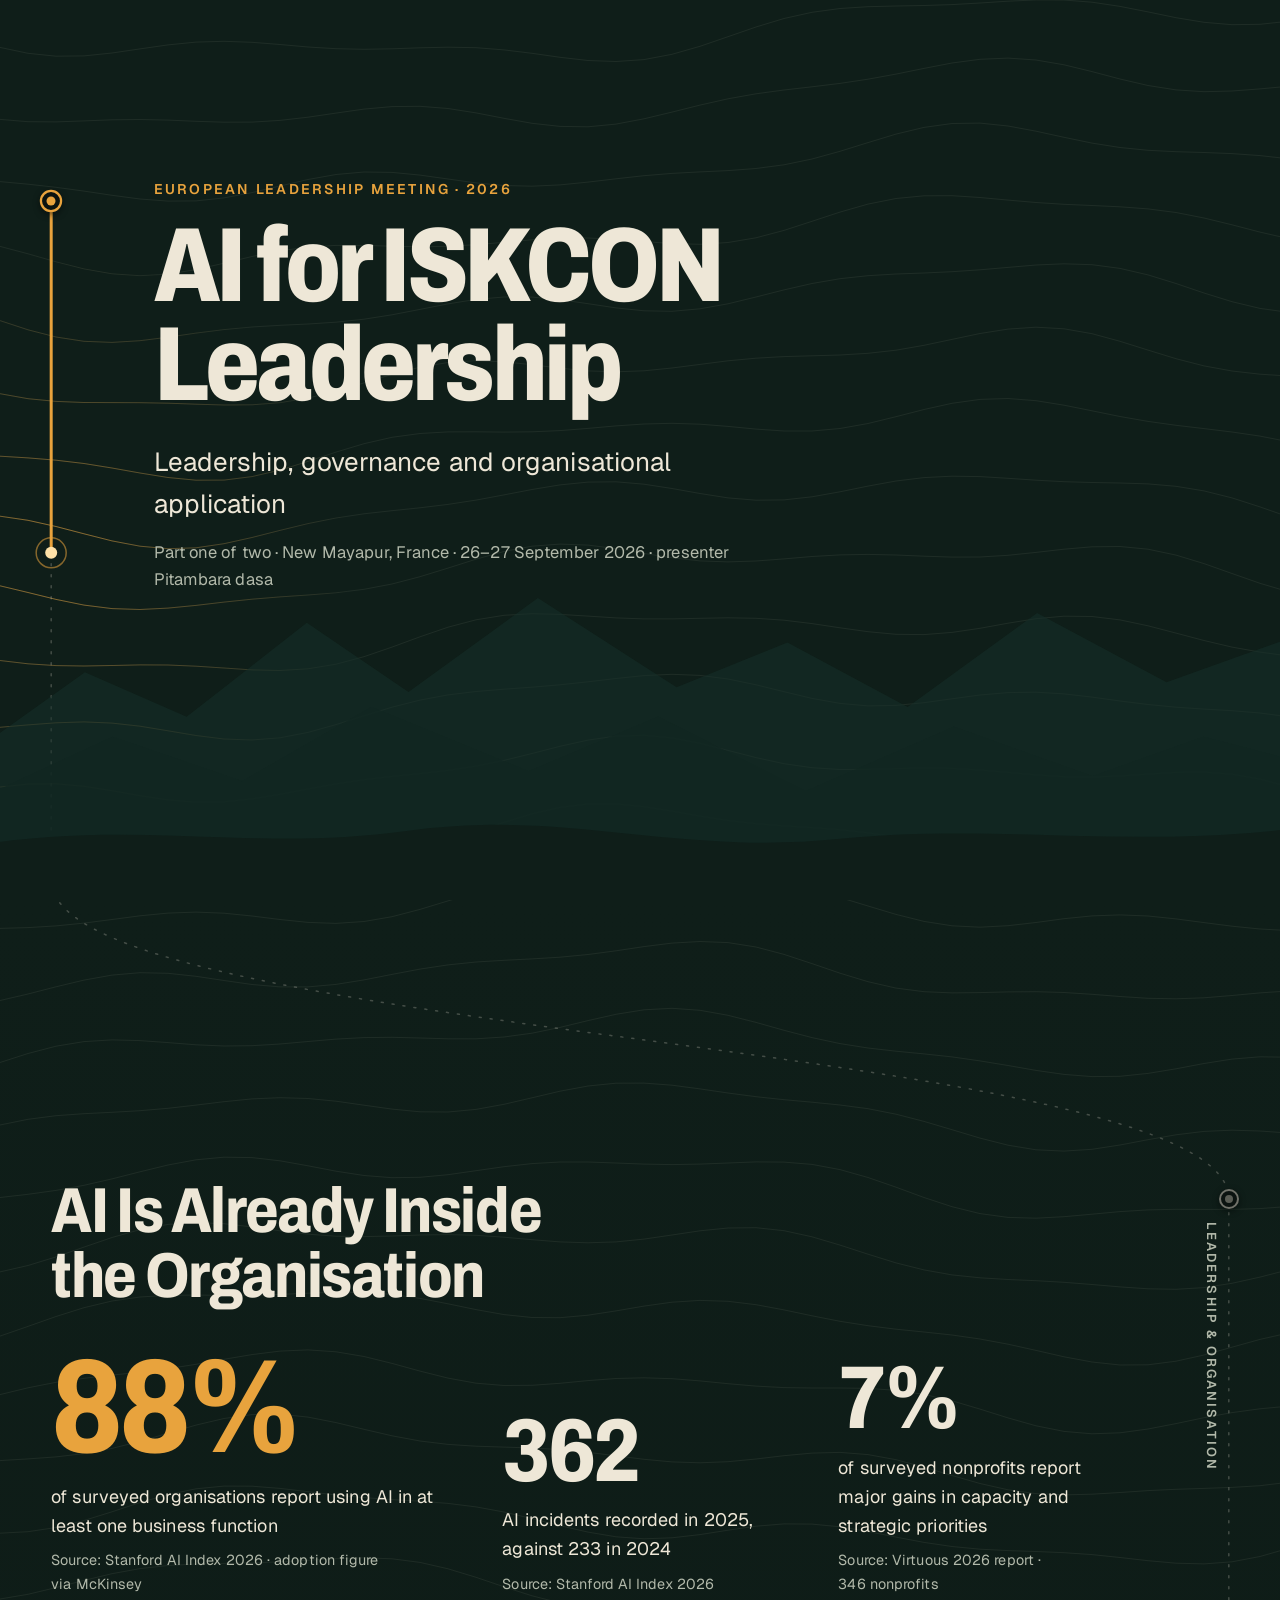
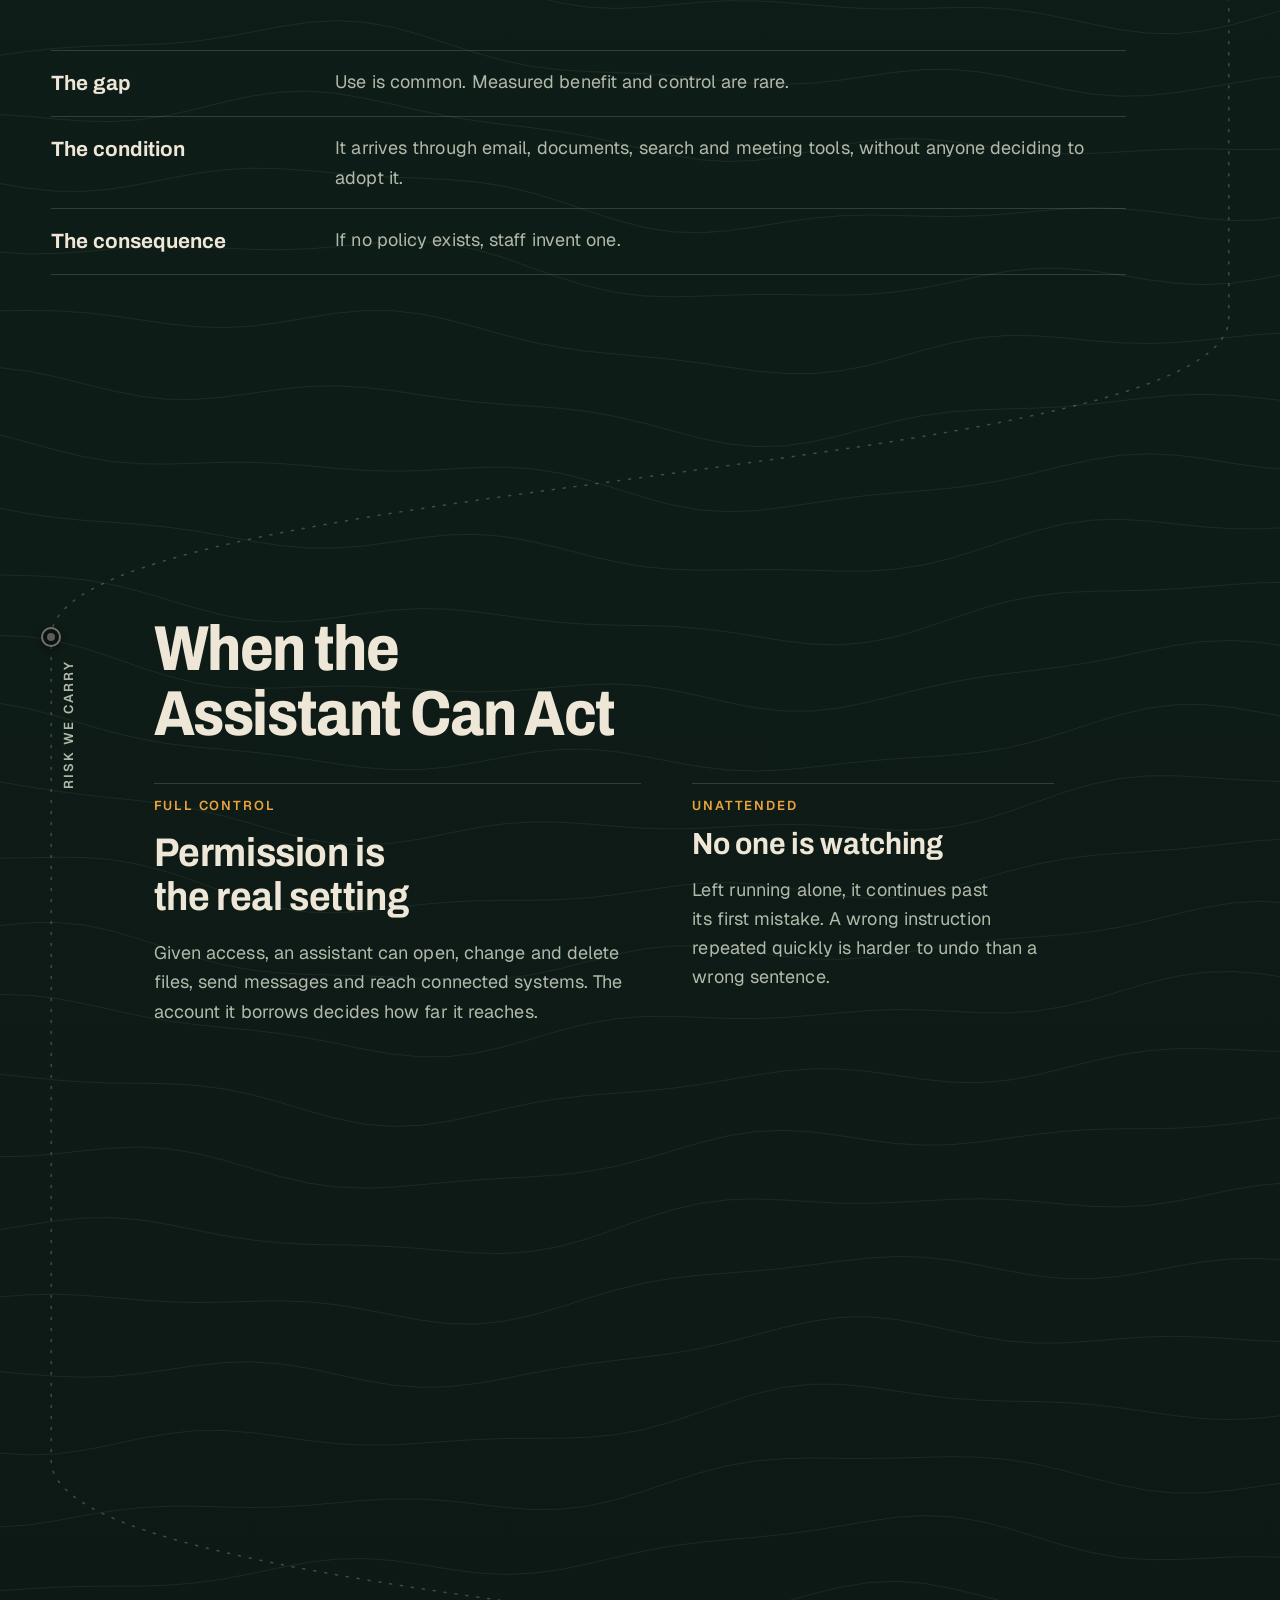
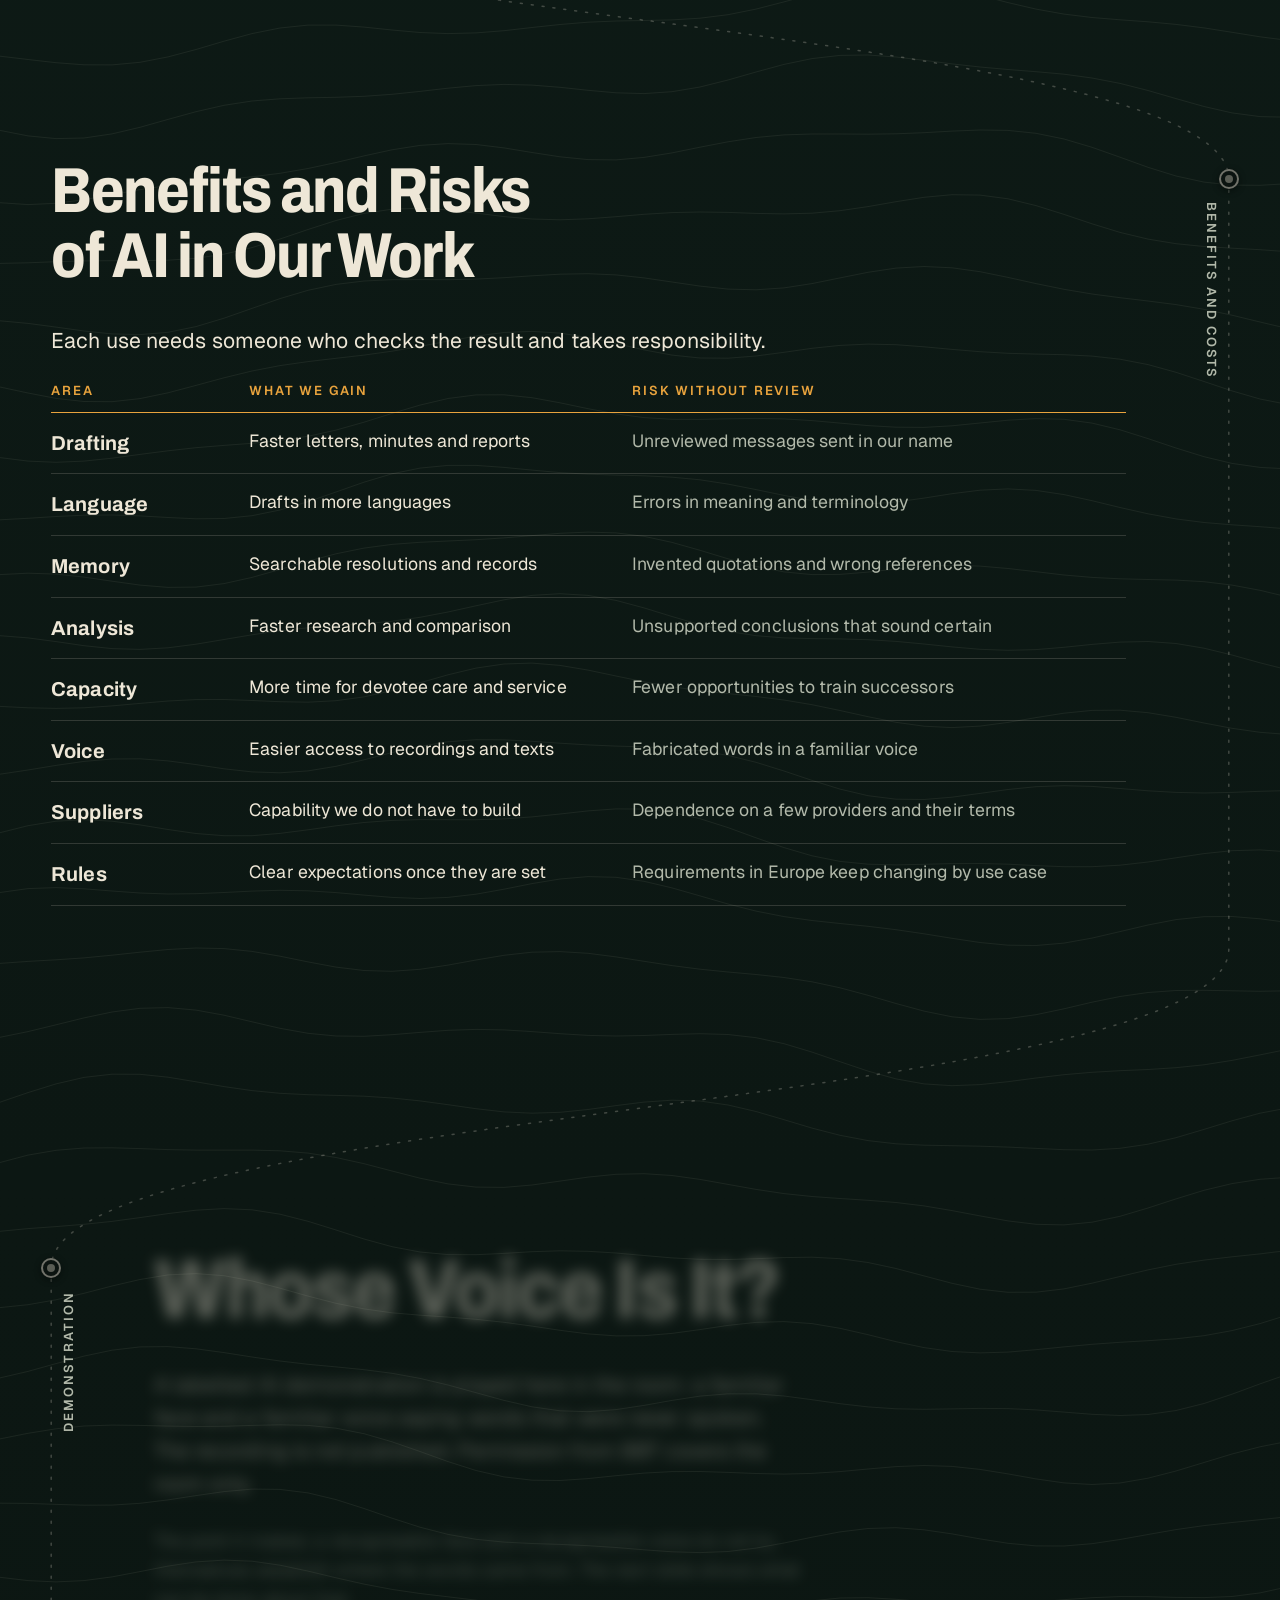
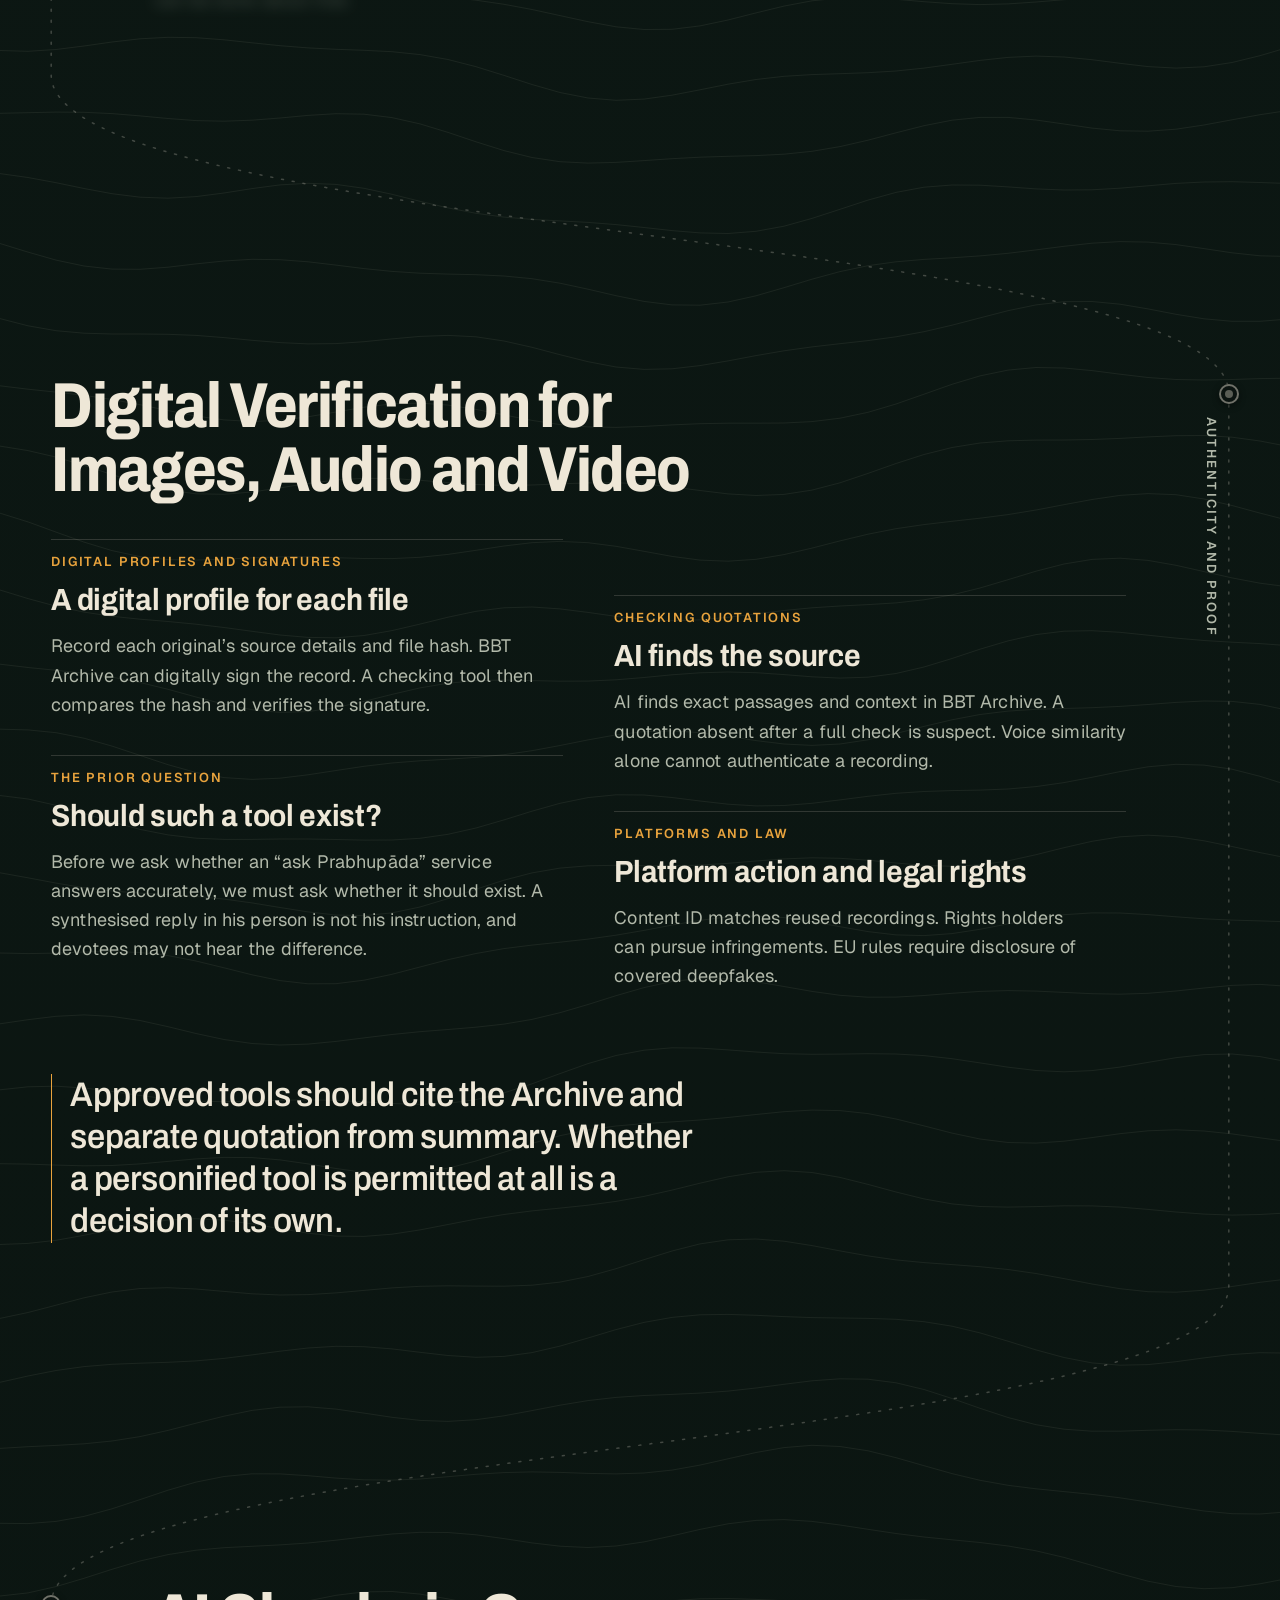
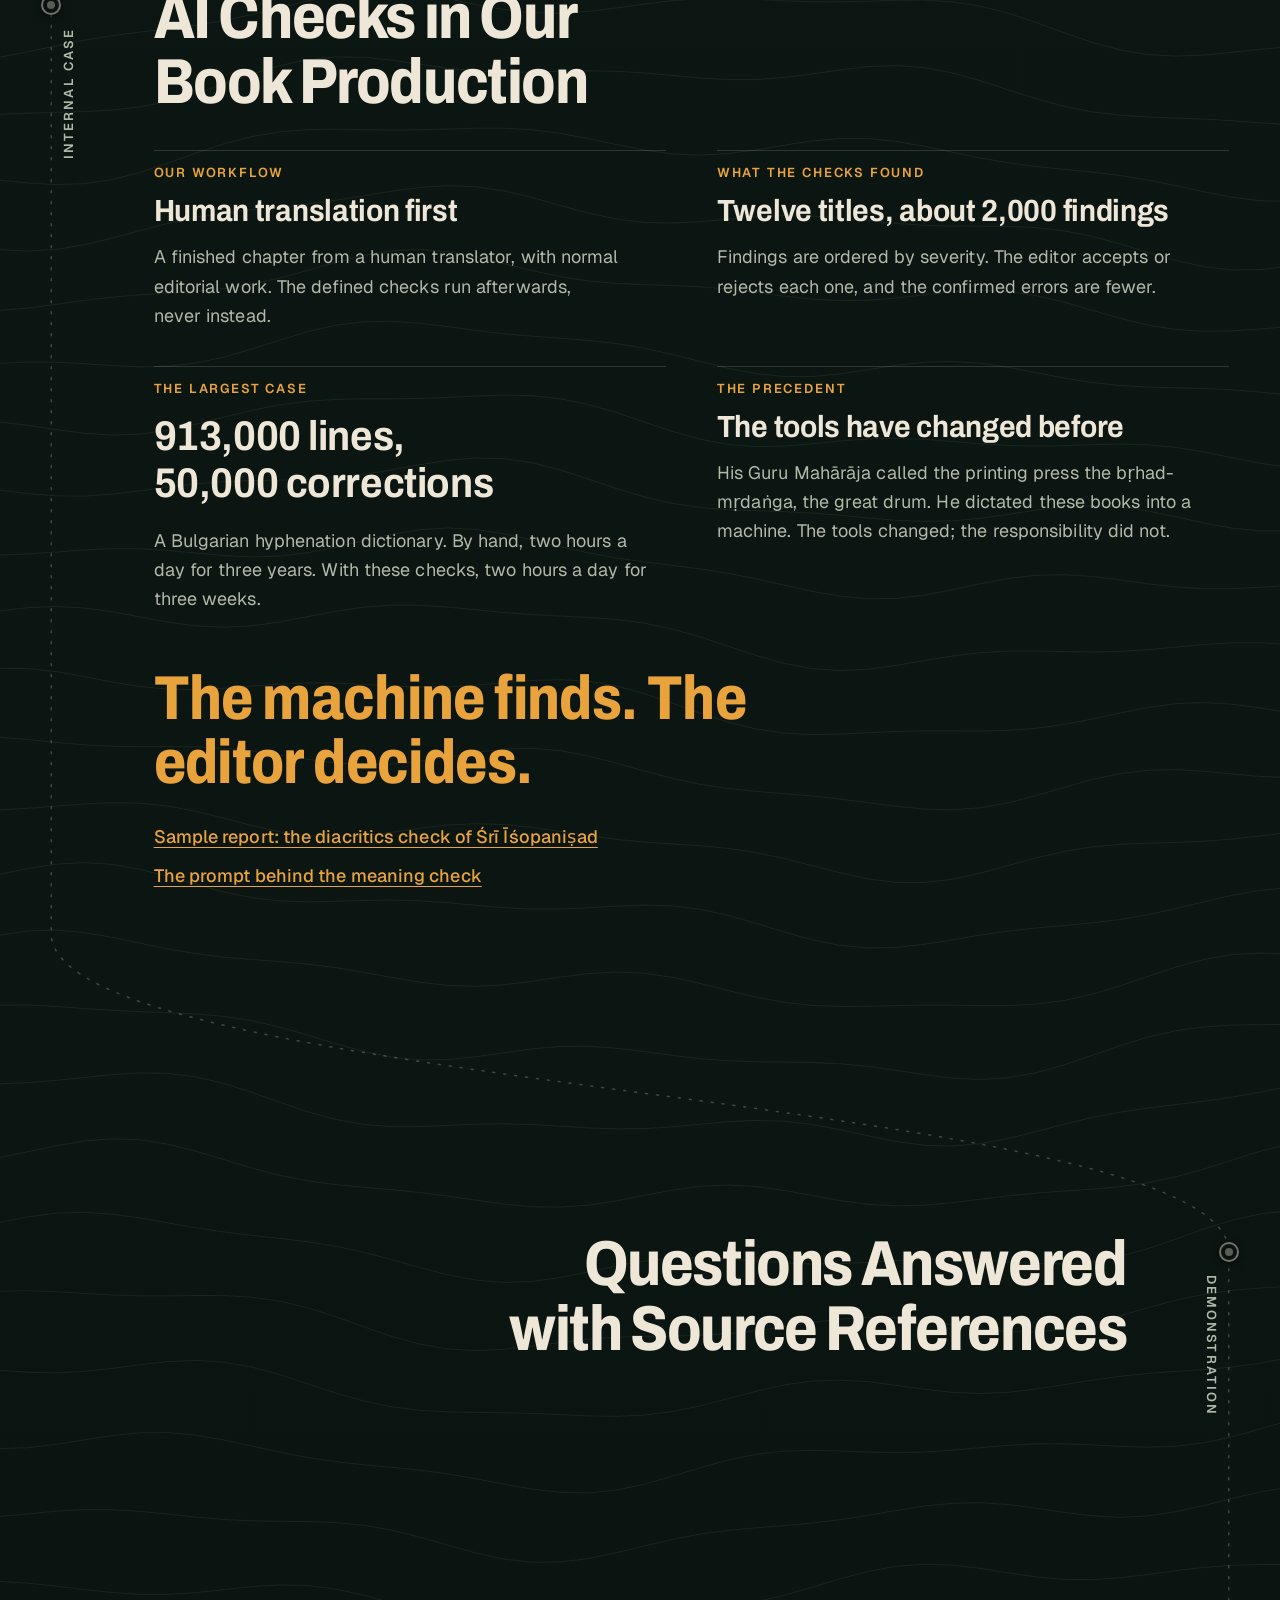
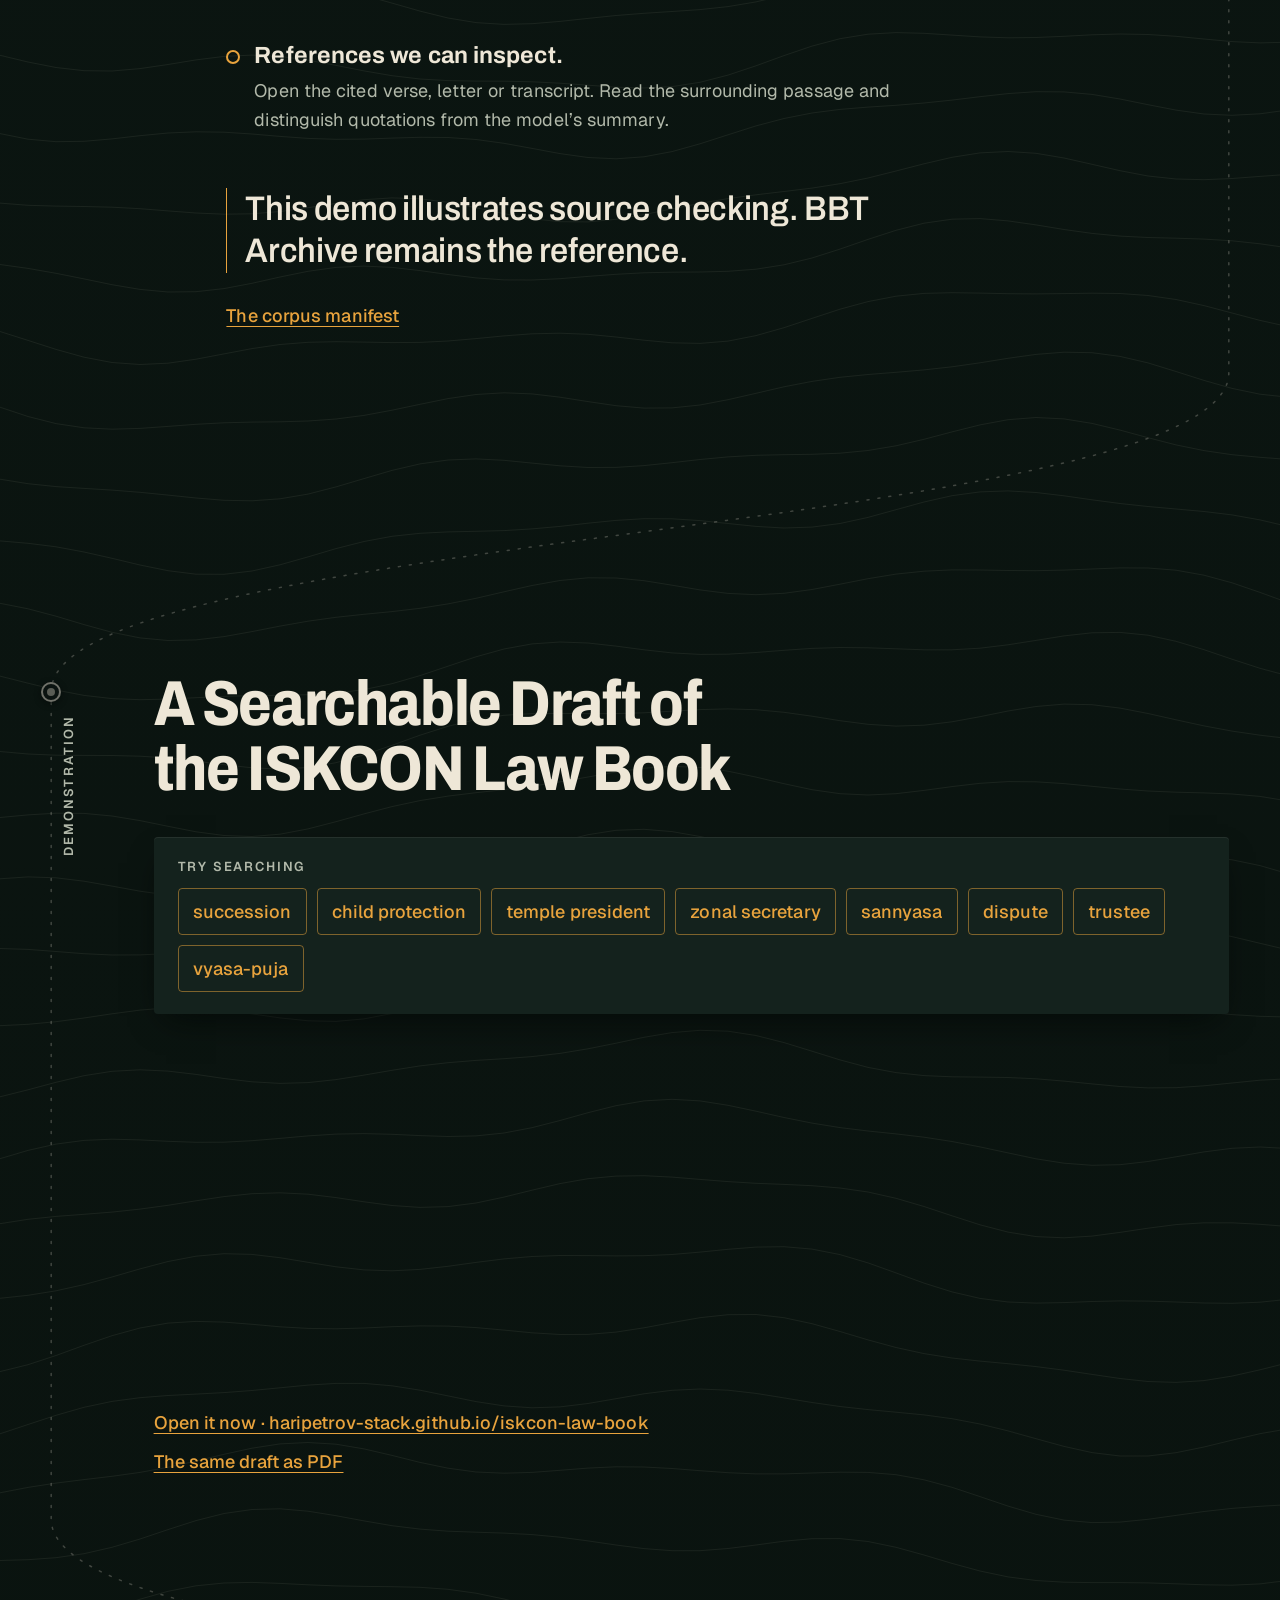
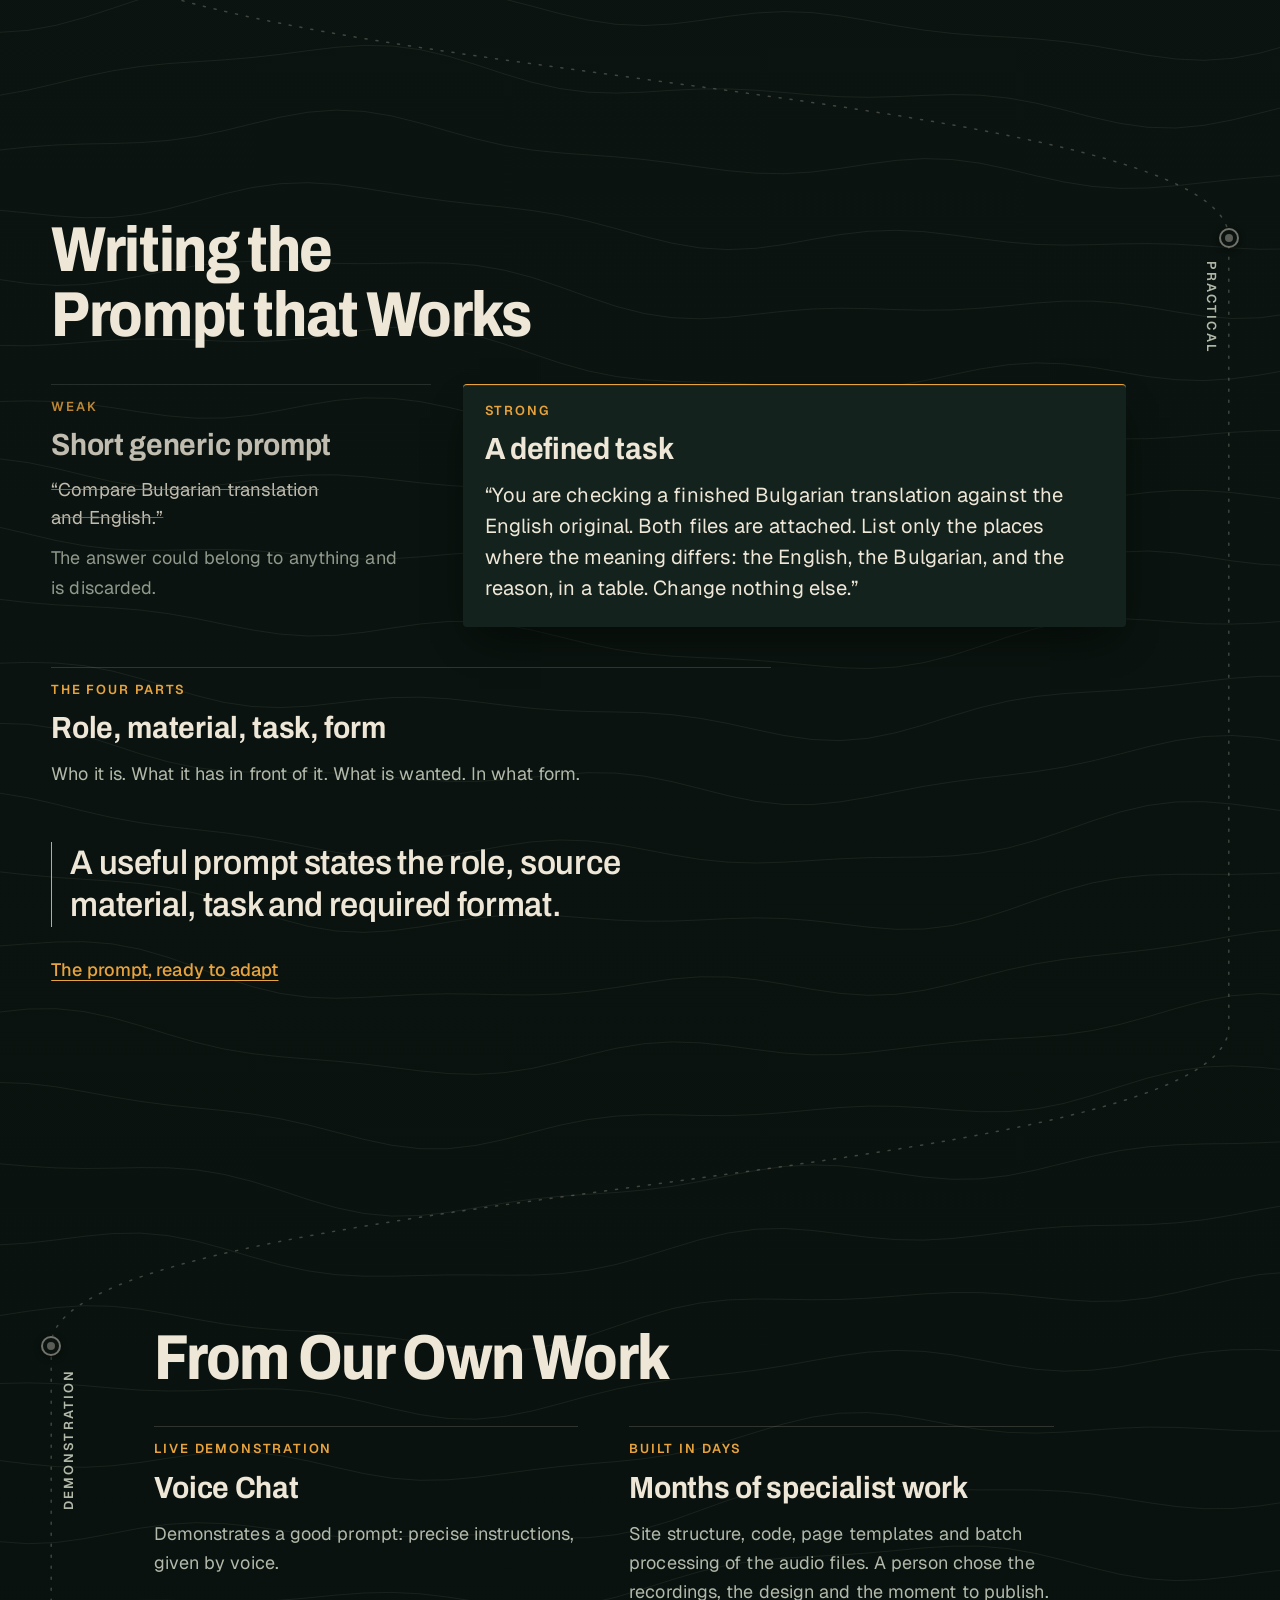
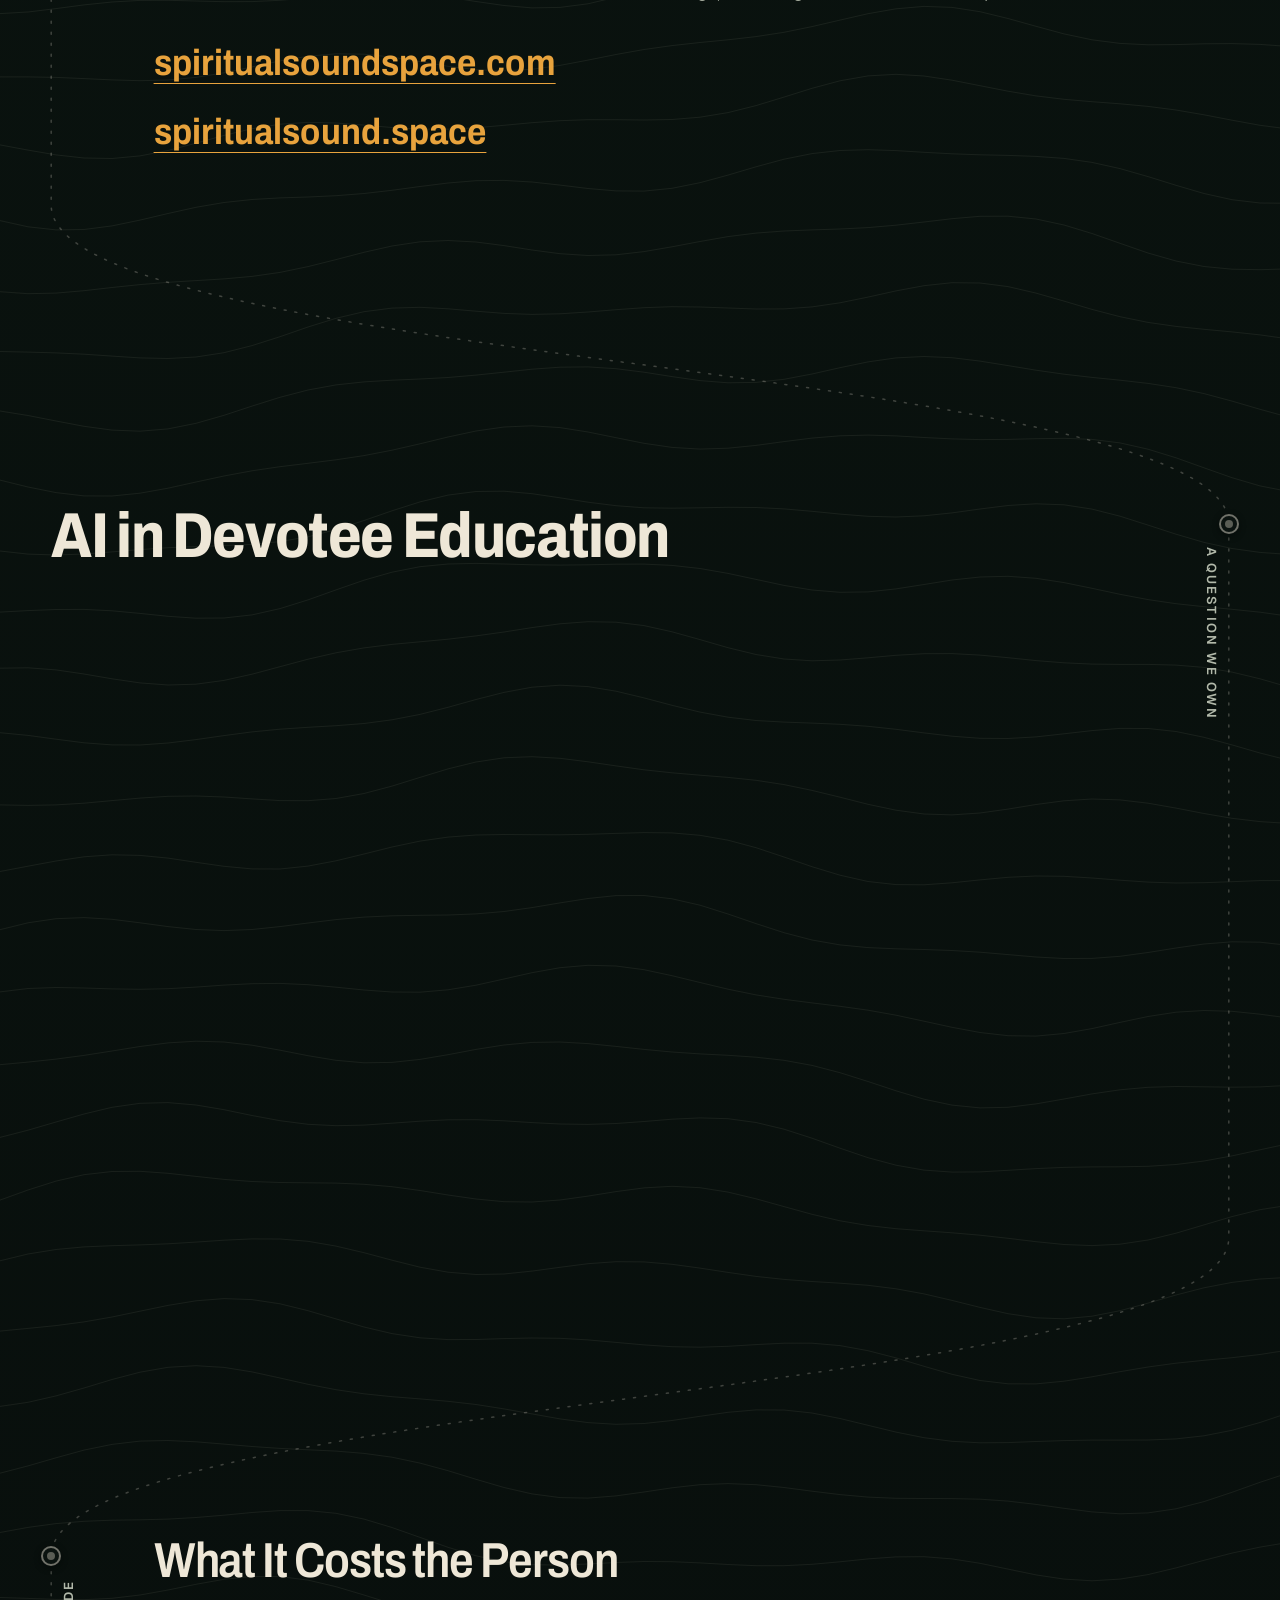
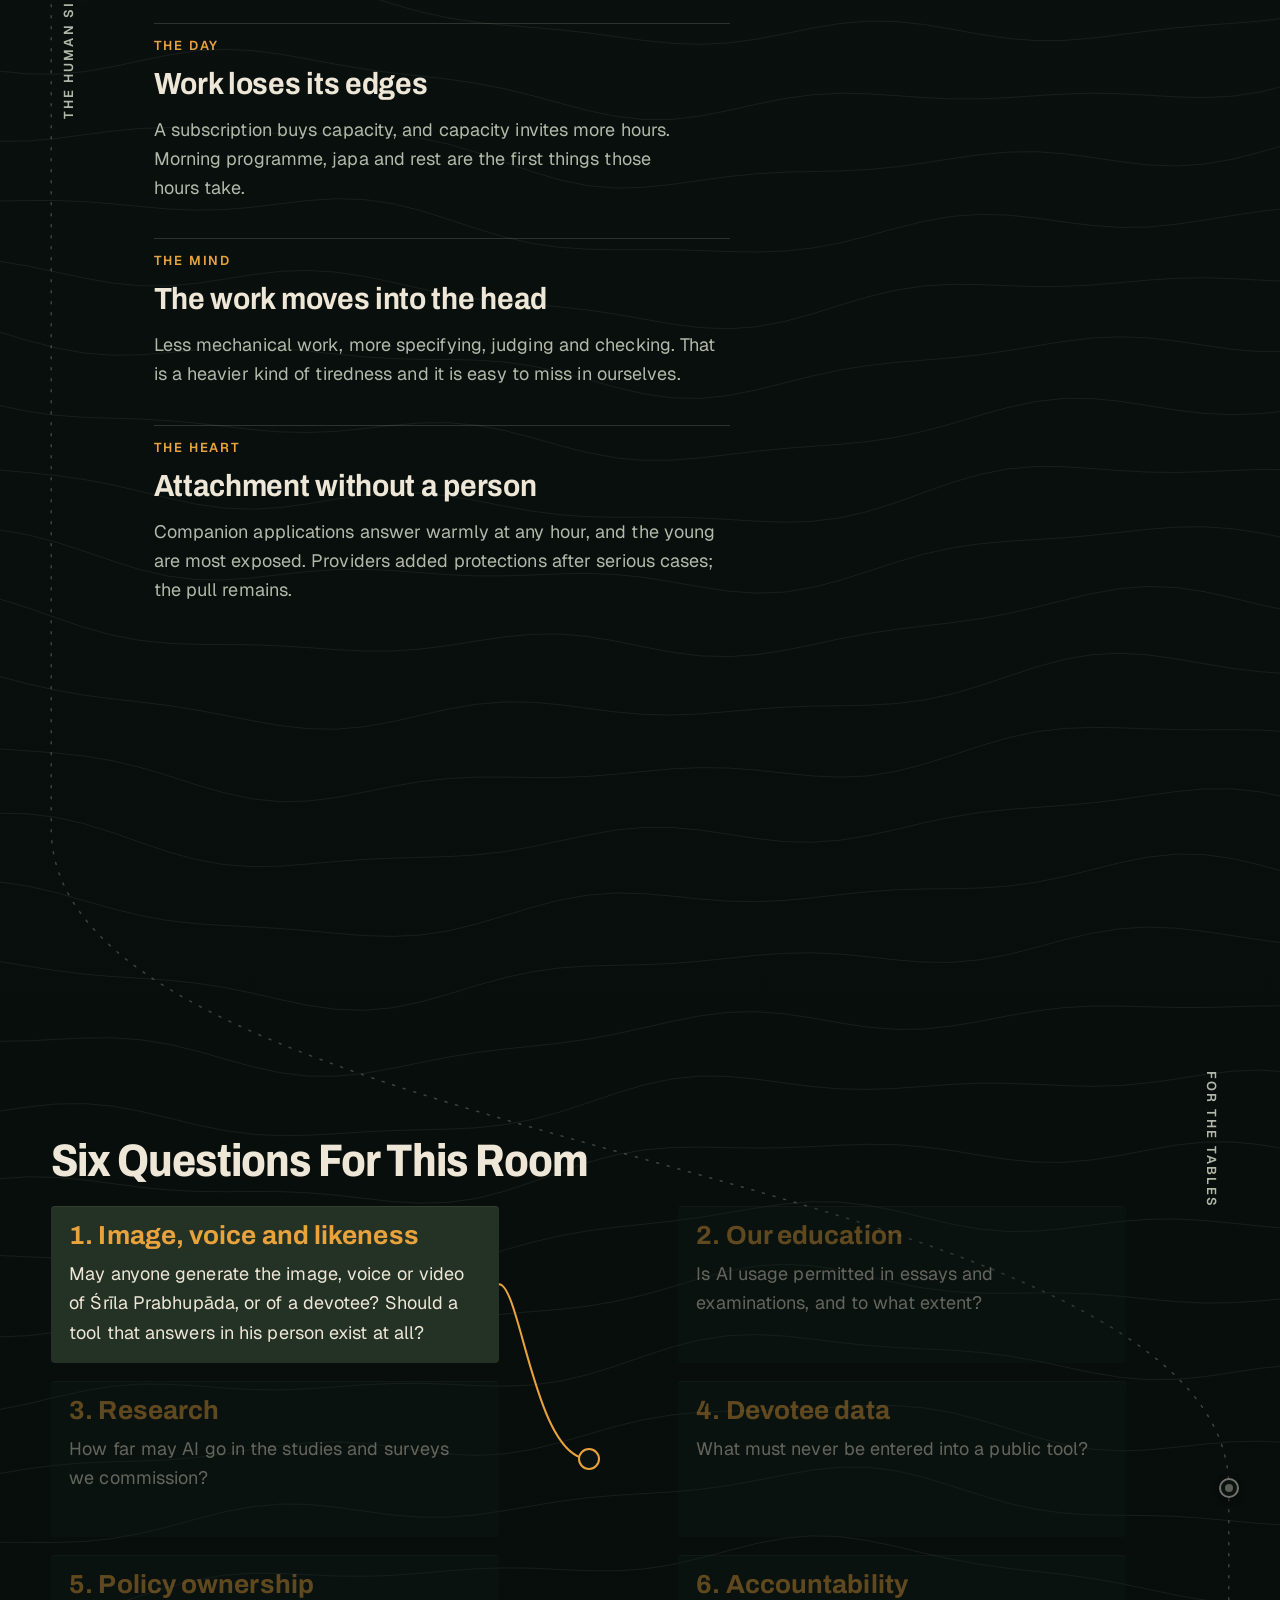
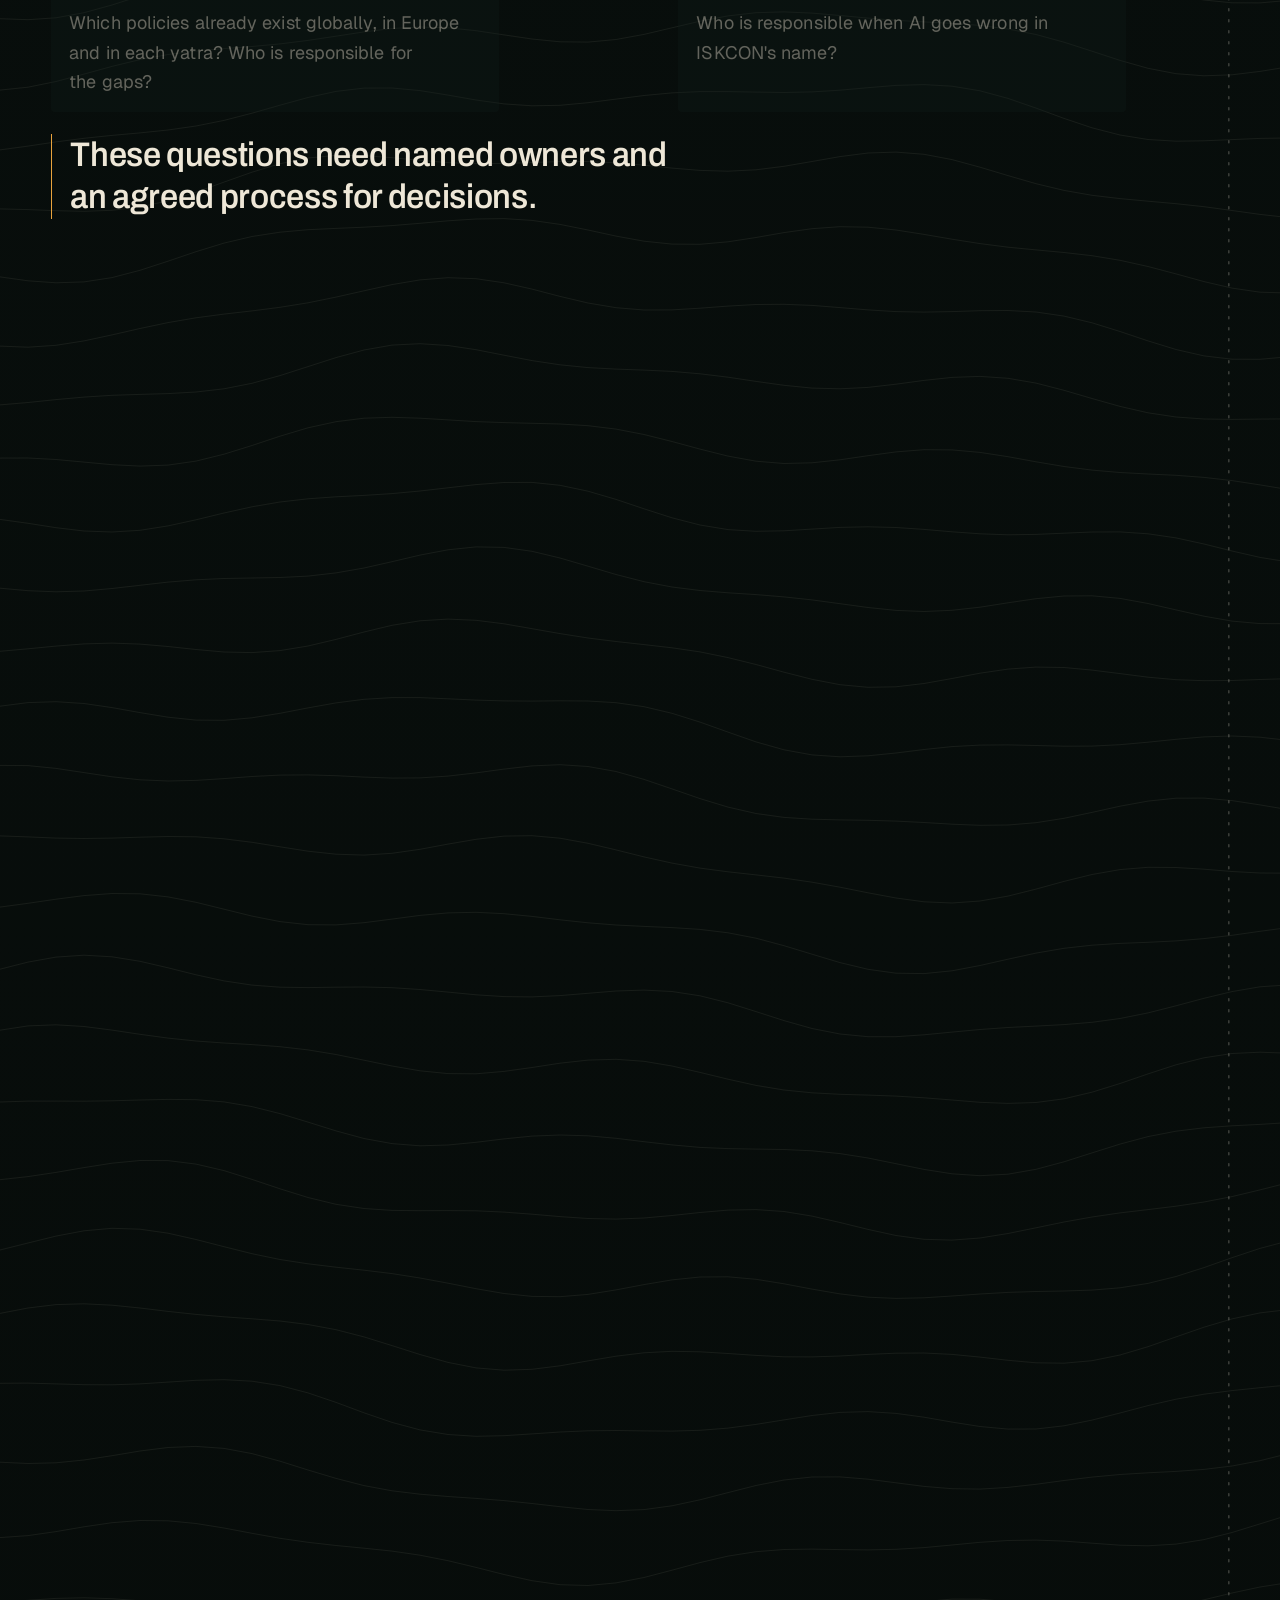
<file: v6/index.html>
<!doctype html>
<html lang="en">
<head>
<meta charset="utf-8">
<meta name="viewport" content="width=device-width, initial-scale=1">
<title>AI for ISKCON Leadership</title>
<meta name="description" content="European Leadership Meeting · 2026. Leadership, governance and organisational application.">
<meta name="theme-color" content="#0F1E19">
<link rel="icon" href="data:,">
<link rel="preconnect" href="https://fonts.googleapis.com">
<link rel="preconnect" href="https://fonts.gstatic.com" crossorigin>
<link rel="stylesheet" href="https://fonts.googleapis.com/css2?family=Archivo:wdth,wght@80..100,500..800&family=Geist:wght@400;500;600&display=swap">
<link rel="stylesheet" href="style.css">
</head>
<body>
<main class="world" id="world">

  <div class="terrain" aria-hidden="true">
    <svg class="topo topo--dim" xmlns="http://www.w3.org/2000/svg"><path id="topo-lines" fill="none"/></svg>
    <svg class="topo topo--lit" xmlns="http://www.w3.org/2000/svg"><use href="#topo-lines"/></svg>
    <svg class="road" xmlns="http://www.w3.org/2000/svg">
      <path class="road__ahead" fill="none"/>
      <path class="road__walked" fill="none"/>
      <circle class="lantern__halo" r="15"/>
      <circle class="lantern" r="6"/>
    </svg>
  </div>

  <header class="stop stop--hero" data-side="l" data-sc-act="hero">
    <span class="pin pin--start" aria-hidden="true"></span>
    <div class="ridges" aria-hidden="true">
      <svg class="ridge ridge--far" viewBox="0 0 1440 400" preserveAspectRatio="none"><path d="M0 250 L120 170 L230 215 L360 120 L470 190 L610 95 L760 185 L880 140 L1010 205 L1150 110 L1290 180 L1440 130 L1440 400 L0 400 Z"/></svg>
      <svg class="ridge ridge--mid" viewBox="0 0 1440 400" preserveAspectRatio="none"><path d="M0 300 L150 235 L290 280 L430 205 L600 270 L740 215 L900 290 L1060 225 L1210 275 L1330 235 L1440 262 L1440 400 L0 400 Z"/></svg>
      <svg class="ridge ridge--near" viewBox="0 0 1440 400" preserveAspectRatio="none"><path d="M0 345 C180 318 300 352 470 330 C640 308 760 356 940 338 C1110 322 1260 350 1440 326 L1440 400 L0 400 Z"/></svg>
    </div>
    <div class="hero__copy">
      <p class="hero__kicker">European Leadership Meeting · 2026</p>
      <h1>AI for ISKCON Leadership</h1>
      <p class="hero__sub">Leadership, governance and organisational application</p>
      <p class="hero__meta">Part one of two · New Mayapur, France · 26–27 September 2026 · presenter Pitambara dasa</p>
    </div>
  </header>

  <!-- 02 -->
  <section class="stop" id="s02" data-side="r" data-sc-act="stop">
    <span class="pin" aria-hidden="true"></span>
    <p class="sign">Leadership &amp; organisation</p>
    <div class="inner inner--wide">
      <h2>AI Is Already Inside the Organisation</h2>
      <div class="stats">
        <div class="stat stat--lead rise">
          <p class="stat__num"><span class="num">88%</span></p>
          <p class="stat__text">of surveyed organisations report using AI in at least one business function</p>
          <p class="stat__src">Source: Stanford AI Index 2026 · adoption figure via McKinsey</p>
        </div>
        <div class="stat rise" style="--d:1">
          <p class="stat__num"><span class="num">362</span></p>
          <p class="stat__text">AI incidents recorded in 2025, against 233 in 2024</p>
          <p class="stat__src">Source: Stanford AI Index 2026</p>
        </div>
        <div class="stat rise" style="--d:2">
          <p class="stat__num"><span class="num">7%</span></p>
          <p class="stat__text">of surveyed nonprofits report major gains in capacity and strategic priorities</p>
          <p class="stat__src">Source: Virtuous 2026 report · 346 nonprofits</p>
        </div>
      </div>
      <dl class="rows">
        <div class="row rise"><dt>The gap</dt><dd>Use is common. Measured benefit and control are rare.</dd></div>
        <div class="row rise" style="--d:1"><dt>The condition</dt><dd>It arrives through email, documents, search and meeting tools, without anyone deciding to adopt it.</dd></div>
        <div class="row rise" style="--d:2"><dt>The consequence</dt><dd>If no policy exists, staff invent one.</dd></div>
      </dl>
    </div>
  </section>

  <!-- 03 -->
  <section class="stop" id="s03" data-side="l" data-sc-act="stop">
    <span class="pin" aria-hidden="true"></span>
    <p class="sign">Risk we carry</p>
    <div class="inner">
      <h2>When the Assistant Can Act</h2>
      <div class="marks marks--asym">
        <article class="mark rise">
          <p class="mark__label">Full control</p>
          <h3>Permission is the real setting</h3>
          <p>Given access, an assistant can open, change and delete files, send messages and reach connected systems. The account it borrows decides how far it reaches.</p>
        </article>
        <article class="mark rise" style="--d:1">
          <p class="mark__label">Unattended</p>
          <h3>No one is watching</h3>
          <p>Left running alone, it continues past its first mistake. A wrong instruction repeated quickly is harder to undo than a wrong sentence.</p>
        </article>
        <article class="mark rise" style="--d:2">
          <p class="mark__label">The boundary</p>
          <h3>Limits are agreed first</h3>
          <p>Decide in advance which actions need confirmation, which information stays out, and who is able to stop a run that has started.</p>
        </article>
      </div>
      <p class="band wipe">One authorised assistant reaches further than one person's desk. Its limits are agreed before the task begins.</p>
    </div>
  </section>

  <!-- 04 -->
  <section class="stop" id="s04" data-side="r" data-sc-act="stop">
    <span class="pin" aria-hidden="true"></span>
    <p class="sign">Benefits and costs</p>
    <div class="inner inner--wide">
      <h2>Benefits and Risks of AI in Our Work</h2>
      <p class="lede">Each use needs someone who checks the result and takes responsibility.</p>
      <table class="ledger">
        <thead><tr><th scope="col">Area</th><th scope="col">What we gain</th><th scope="col">Risk without review</th></tr></thead>
        <tbody>
          <tr class="rise"><td>Drafting</td><td data-label="What we gain">Faster letters, minutes and reports</td><td data-label="Risk without review">Unreviewed messages sent in our name</td></tr>
          <tr class="rise" style="--d:1"><td>Language</td><td data-label="What we gain">Drafts in more languages</td><td data-label="Risk without review">Errors in meaning and terminology</td></tr>
          <tr class="rise" style="--d:2"><td>Memory</td><td data-label="What we gain">Searchable resolutions and records</td><td data-label="Risk without review">Invented quotations and wrong references</td></tr>
          <tr class="rise" style="--d:3"><td>Analysis</td><td data-label="What we gain">Faster research and comparison</td><td data-label="Risk without review">Unsupported conclusions that sound certain</td></tr>
          <tr class="rise"><td>Capacity</td><td data-label="What we gain">More time for devotee care and service</td><td data-label="Risk without review">Fewer opportunities to train successors</td></tr>
          <tr class="rise" style="--d:1"><td>Voice</td><td data-label="What we gain">Easier access to recordings and texts</td><td data-label="Risk without review">Fabricated words in a familiar voice</td></tr>
          <tr class="rise" style="--d:2"><td>Suppliers</td><td data-label="What we gain">Capability we do not have to build</td><td data-label="Risk without review">Dependence on a few providers and their terms</td></tr>
          <tr class="rise" style="--d:3"><td>Rules</td><td data-label="What we gain">Clear expectations once they are set</td><td data-label="Risk without review">Requirements in Europe keep changing by use case</td></tr>
        </tbody>
      </table>
    </div>
  </section>

  <!-- 05 -->
  <section class="stop stop--veil" id="s05" data-side="l" data-sc-act="stop">
    <span class="pin" aria-hidden="true"></span>
    <p class="sign">Demonstration</p>
    <div class="inner inner--narrow veil">
      <h2>Whose Voice Is It?</h2>
      <p class="lede">A labelled AI demonstration is played here in the room: a familiar face and a familiar voice saying words that were never spoken. The recording is not published. Permission from BBT covers the room only.</p>
      <p class="body">The point it makes: a recognisable face and a recognisable voice do not by themselves establish where the words came from. The next slide shows what can be done about that.</p>
    </div>
  </section>

  <!-- 06 -->
  <section class="stop" id="s06" data-side="r" data-sc-act="stop">
    <span class="pin" aria-hidden="true"></span>
    <p class="sign">Authenticity and proof</p>
    <div class="inner inner--wide">
      <h2>Digital Verification for Images, Audio and Video</h2>
      <div class="marks marks--zig">
        <article class="mark rise">
          <p class="mark__label">Digital profiles and signatures</p>
          <h3>A digital profile for each file</h3>
          <p>Record each original’s source details and file hash. BBT Archive can digitally sign the record. A checking tool then compares the hash and verifies the signature.</p>
        </article>
        <article class="mark rise" style="--d:1">
          <p class="mark__label">Checking quotations</p>
          <h3>AI finds the source</h3>
          <p>AI finds exact passages and context in BBT Archive. A quotation absent after a full check is suspect. Voice similarity alone cannot authenticate a recording.</p>
        </article>
        <article class="mark rise">
          <p class="mark__label">The prior question</p>
          <h3>Should such a tool exist?</h3>
          <p>Before we ask whether an “ask Prabhupāda” service answers accurately, we must ask whether it should exist. A synthesised reply in his person is not his instruction, and devotees may not hear the difference.</p>
        </article>
        <article class="mark rise" style="--d:1">
          <p class="mark__label">Platforms and law</p>
          <h3>Platform action and legal rights</h3>
          <p>Content ID matches reused recordings. Rights holders can pursue infringements. EU rules require disclosure of covered deepfakes.</p>
        </article>
      </div>
      <p class="band rise">Approved tools should cite the Archive and separate quotation from summary. Whether a personified tool is permitted at all is a decision of its own.</p>
    </div>
  </section>

  <!-- 07 -->
  <section class="stop" id="s07" data-side="l" data-sc-act="stop">
    <span class="pin" aria-hidden="true"></span>
    <p class="sign">Internal case</p>
    <div class="inner inner--wide">
      <h2>AI Checks in Our Book Production</h2>
      <div class="marks marks--2">
        <article class="mark rise">
          <p class="mark__label">Our workflow</p>
          <h3>Human translation first</h3>
          <p>A finished chapter from a human translator, with normal editorial work. The defined checks run afterwards, never instead.</p>
        </article>
        <article class="mark rise" style="--d:1">
          <p class="mark__label">What the checks found</p>
          <h3>Twelve titles, about 2,000 findings</h3>
          <p>Findings are ordered by severity. The editor accepts or rejects each one, and the confirmed errors are fewer.</p>
        </article>
        <article class="mark mark--big rise">
          <p class="mark__label">The largest case</p>
          <h3>913,000 lines, 50,000 corrections</h3>
          <p>A Bulgarian hyphenation dictionary. By hand, two hours a day for three years. With these checks, two hours a day for three weeks.</p>
        </article>
        <article class="mark rise" style="--d:1">
          <p class="mark__label">The precedent</p>
          <h3>The tools have changed before</h3>
          <p>His Guru Mahārāja called the printing press the bṛhad-mṛdaṅga, the great drum. He dictated these books into a machine. The tools changed; the responsibility did not.</p>
        </article>
      </div>
      <p class="band band--kin kin">The machine finds. The editor decides.</p>
      <ul class="links">
        <li><a href="https://haripetrov-stack.github.io/elm-2026-site/files/qa-report-sample.html">Sample report: the diacritics check of Śrī Īśopaniṣad</a></li>
        <li><a href="https://haripetrov-stack.github.io/elm-2026-site/files/prompt-translation-check.txt">The prompt behind the meaning check</a></li>
      </ul>
    </div>
  </section>

  <!-- 08 -->
  <section class="stop" id="s08" data-side="r" data-sc-act="stop">
    <span class="pin" aria-hidden="true"></span>
    <p class="sign">Demonstration</p>
    <div class="inner">
      <h2>Questions Answered with Source References</h2>
      <ol class="steps">
        <li class="step rise"><h3>A prepared demo collection.</h3><p>50 files with about 23 million words, prepared for this demonstration. The manifest describes this collection’s scope.</p></li>
        <li class="step rise" style="--d:1"><h3>One question, asked precisely.</h3><p>“What did he say about children” returns a thousand statements. A defined question returns a passage we can open and read.</p></li>
        <li class="step rise" style="--d:2"><h3>References we can inspect.</h3><p>Open the cited verse, letter or transcript. Read the surrounding passage and distinguish quotations from the model’s summary.</p></li>
      </ol>
      <p class="band rise">This demo illustrates source checking. BBT Archive remains the reference.</p>
      <ul class="links">
        <li><a href="https://haripetrov-stack.github.io/elm-2026-site/files/notebooklm-corpus-MANIFEST.md">The corpus manifest</a></li>
      </ul>
    </div>
  </section>

  <!-- 09 -->
  <section class="stop" id="s09" data-side="l" data-sc-act="stop">
    <span class="pin" aria-hidden="true"></span>
    <p class="sign">Demonstration</p>
    <div class="inner inner--wide">
      <h2>A Searchable Draft of the ISKCON Law Book</h2>
      <div class="search rise">
        <p class="search__label">Try searching</p>
        <ul class="chips">
          <li><a href="https://haripetrov-stack.github.io/iskcon-law-book/book.html?q=succession">succession</a></li>
          <li><a href="https://haripetrov-stack.github.io/iskcon-law-book/book.html?q=child%20protection">child protection</a></li>
          <li><a href="https://haripetrov-stack.github.io/iskcon-law-book/book.html?q=temple%20president">temple president</a></li>
          <li><a href="https://haripetrov-stack.github.io/iskcon-law-book/book.html?q=zonal%20secretary">zonal secretary</a></li>
          <li><a href="https://haripetrov-stack.github.io/iskcon-law-book/book.html?q=sannyasa">sannyasa</a></li>
          <li><a href="https://haripetrov-stack.github.io/iskcon-law-book/book.html?q=dispute">dispute</a></li>
          <li><a href="https://haripetrov-stack.github.io/iskcon-law-book/book.html?q=trustee">trustee</a></li>
          <li><a href="https://haripetrov-stack.github.io/iskcon-law-book/book.html?q=vyasa-puja">vyasa-puja</a></li>
        </ul>
      </div>
      <ol class="steps steps--row">
        <li class="step rise"><h3>Ordered in 1995.</h3><p>A 1995 GBC resolution called for a consolidated Law Book. This demonstration uses the 2018 edition as its starting point.</p></li>
        <li class="step rise" style="--d:1"><h3>Assembled overnight.</h3><p>Published resolutions from 2019 to 2026 organised under the book’s chapters, with references to the source documents.</p></li>
        <li class="step rise" style="--d:2"><h3>A draft, and nothing more.</h3><p>An unapproved working draft. An authorised committee must review which provisions remain in force and resolve conflicts.</p></li>
      </ol>
      <p class="band rise">422 pages with search and source links. Legal and institutional review still matter.</p>
      <ul class="links">
        <li><a href="https://haripetrov-stack.github.io/iskcon-law-book/">Open it now · haripetrov-stack.github.io/iskcon-law-book</a></li>
        <li><a href="https://haripetrov-stack.github.io/iskcon-law-book/iskcon-law-draft-2018-2026.pdf">The same draft as PDF</a></li>
      </ul>
    </div>
  </section>

  <!-- 10 -->
  <section class="stop" id="s10" data-side="r" data-sc-act="stop">
    <span class="pin" aria-hidden="true"></span>
    <p class="sign">Practical</p>
    <div class="inner inner--wide">
      <h2>Writing the Prompt that Works</h2>
      <div class="versus">
        <article class="mark mark--weak rise">
          <p class="mark__label">Weak</p>
          <h3>Short generic prompt</h3>
          <p class="prompt">“Compare Bulgarian translation and English.”</p>
          <p>The answer could belong to anything and is discarded.</p>
        </article>
        <article class="mark mark--strong rise" style="--d:1">
          <p class="mark__label">Strong</p>
          <h3>A defined task</h3>
          <p class="prompt">“You are checking a finished Bulgarian translation against the English original. Both files are attached. List only the places where the meaning differs: the English, the Bulgarian, and the reason, in a table. Change nothing else.”</p>
        </article>
      </div>
      <article class="mark mark--parts rise">
        <p class="mark__label">The four parts</p>
        <h3>Role, material, task, form</h3>
        <p>Who it is. What it has in front of it. What is wanted. In what form.</p>
      </article>
      <p class="band rise">A useful prompt states the role, source material, task and required format.</p>
      <ul class="links">
        <li><a href="https://haripetrov-stack.github.io/elm-2026-site/files/prompt-translation-check.txt">The prompt, ready to adapt</a></li>
      </ul>
    </div>
  </section>

  <!-- 11 -->
  <section class="stop" id="s11" data-side="l" data-sc-act="stop">
    <span class="pin" aria-hidden="true"></span>
    <p class="sign">Demonstration</p>
    <div class="inner">
      <h2>From Our Own Work</h2>
      <div class="marks marks--2">
        <article class="mark rise">
          <p class="mark__label">Live demonstration</p>
          <h3>Voice Chat</h3>
          <p>Demonstrates a good prompt: precise instructions, given by voice.</p>
        </article>
        <article class="mark rise" style="--d:1">
          <p class="mark__label">Built in days</p>
          <h3>Months of specialist work</h3>
          <p>Site structure, code, page templates and batch processing of the audio files. A person chose the recordings, the design and the moment to publish.</p>
        </article>
      </div>
      <ul class="links links--big">
        <li><a href="https://spiritualsoundspace.com">spiritualsoundspace.com</a></li>
        <li><a href="https://spiritualsound.space">spiritualsound.space</a></li>
      </ul>
    </div>
  </section>

  <!-- 12 -->
  <section class="stop" id="s12" data-side="r" data-sc-act="stop">
    <span class="pin" aria-hidden="true"></span>
    <p class="sign">A question we own</p>
    <div class="inner inner--wide">
      <h2>AI in Devotee Education</h2>
      <div class="marks marks--zig">
        <article class="mark rise">
          <p class="mark__label">The assessment</p>
          <h3>Whose work are we assessing?</h3>
          <p>Bhakti-śāstrī and higher qualifications depend on students’ understanding. An essay alone may not establish who wrote it.</p>
        </article>
        <article class="mark rise" style="--d:1">
          <p class="mark__label">The style</p>
          <h3>Fluency is not proof</h3>
          <p>Smooth prose, repeated phrasing and reading aloud can raise questions. AI can also imitate an uneven style and deliberate mistakes.</p>
        </article>
        <article class="mark rise">
          <p class="mark__label">The tools</p>
          <h3>Detectors need human review</h3>
          <p>Pangram and GPTZero can flag text. False positives and missed AI text occur. A score or a hidden prompt is insufficient evidence.</p>
        </article>
        <article class="mark rise" style="--d:1">
          <p class="mark__label">Our courses</p>
          <h3>Evidence of learning</h3>
          <p>Oral defence, drafts and supervised work help assess understanding. Course leaders should define allowed AI use and disclosure.</p>
        </article>
      </div>
      <p class="band band--q rise">Where is the line for our own courses, and who draws it?</p>
    </div>
  </section>

  <!-- 13 -->
  <section class="stop stop--hush" id="s13" data-side="l" data-sc-act="stop">
    <span class="pin" aria-hidden="true"></span>
    <p class="sign">The human side</p>
    <div class="inner inner--narrow">
      <h2>What It Costs the Person</h2>
      <div class="marks">
        <article class="mark rise">
          <p class="mark__label">The day</p>
          <h3>Work loses its edges</h3>
          <p>A subscription buys capacity, and capacity invites more hours. Morning programme, japa and rest are the first things those hours take.</p>
        </article>
        <article class="mark rise">
          <p class="mark__label">The mind</p>
          <h3>The work moves into the head</h3>
          <p>Less mechanical work, more specifying, judging and checking. That is a heavier kind of tiredness and it is easy to miss in ourselves.</p>
        </article>
        <article class="mark rise">
          <p class="mark__label">The heart</p>
          <h3>Attachment without a person</h3>
          <p>Companion applications answer warmly at any hour, and the young are most exposed. Providers added protections after serious cases; the pull remains.</p>
        </article>
      </div>
      <p class="band rise">We care for devotees. Their attention and their daily sādhana are part of that care.</p>
    </div>
  </section>

  <!-- 14: the crossroads -->
  <section class="stop stop--cross" id="s14" data-side="r" data-sc-act="peak">
    <span class="pin" aria-hidden="true"></span>
    <div class="cross__stage">
      <p class="sign">For the tables</p>
      <h2>Six Questions For This Room</h2>
      <div class="cross__field">
        <svg class="cross__trails" aria-hidden="true" xmlns="http://www.w3.org/2000/svg">
          <path class="trail" pathLength="1"/><path class="trail" pathLength="1"/><path class="trail" pathLength="1"/>
          <path class="trail" pathLength="1"/><path class="trail" pathLength="1"/><path class="trail" pathLength="1"/>
        </svg>
        <span class="cross__node" aria-hidden="true"></span>
        <ol class="qs">
          <li class="q"><h3>1. Image, voice and likeness</h3><p>May anyone generate the image, voice or video of Śrīla Prabhupāda, or of a devotee? Should a tool that answers in his person exist at all?</p></li>
          <li class="q"><h3>2. Our education</h3><p>Is AI usage permitted in essays and examinations, and to what extent?</p></li>
          <li class="q"><h3>3. Research</h3><p>How far may AI go in the studies and surveys we commission?</p></li>
          <li class="q"><h3>4. Devotee data</h3><p>What must never be entered into a public tool?</p></li>
          <li class="q"><h3>5. Policy ownership</h3><p>Which policies already exist globally, in Europe and in each yatra? Who is responsible for the gaps?</p></li>
          <li class="q"><h3>6. Accountability</h3><p>Who is responsible when AI goes wrong in ISKCON's name?</p></li>
        </ol>
      </div>
      <p class="band band--cross">These questions need named owners and an agreed process for decisions.</p>
    </div>
  </section>

  <!-- 15 -->
  <section class="stop stop--dest" id="s15" data-side="l" data-sc-act="stop">
    <span class="pin pin--dest" aria-hidden="true"></span>
    <p class="sign">What this session asks</p>
    <div class="inner inner--wide">
      <h2>A Request to Begin Policy Work</h2>
      <p class="request">ELM asks the RGB to begin work on an AI policy for Europe.</p>
      <p class="programme">Pitambara dasa · Madayanti Mataji · break · discussion with the whole room</p>
    </div>
  </section>

  <!-- 16 -->
  <section class="stop stop--legend" id="s16" data-side="r" data-sc-act="stop">
    <span class="pin pin--end" aria-hidden="true"></span>
    <p class="sign">Session resources</p>
    <div class="inner inner--wide">
      <h2>Resources from Today’s Session</h2>
      <p class="lede">Check the version date when using a document.</p>
      <ul class="legend">
        <li><a href="https://haripetrov-stack.github.io/elm-2026-site/files/ELM-AI-presentation-v34.pdf">The slides of part one</a></li>
        <li><a href="https://haripetrov-stack.github.io/iskcon-law-book/">The Law Book draft</a></li>
        <li><a href="https://haripetrov-stack.github.io/elm-2026-site/files/notebooklm-corpus-MANIFEST.md">The corpus manifest</a></li>
        <li><a href="https://haripetrov-stack.github.io/elm-2026-site/files/qa-report-sample.html">Sample QA report</a></li>
        <li><a href="https://haripetrov-stack.github.io/elm-2026-site/files/prompt-translation-check.txt">The prompt</a></li>
        <li><a href="https://hai.stanford.edu/ai-index/2026-ai-index-report">Stanford HAI, The 2026 AI Index Report</a></li>
        <li><a href="https://539405.fs1.hubspotusercontent-na1.net/hubfs/539405/AI%20Report/Virtuous%202026%20Nonprofit%20AI%20Adoption%20Report.pdf">Virtuous, 2026 Nonprofit AI Adoption Report</a></li>
        <li><a href="https://doi.org/10.6028/NIST.AI.600-1">NIST AI 600-1, Generative AI Profile</a></li>
        <li><a href="https://csrc.nist.gov/glossary/term/hash_function">NIST, hash function</a></li>
        <li><a href="https://csrc.nist.gov/glossary/term/digital_signature">NIST, digital signature</a></li>
        <li><a href="https://spec.c2pa.org/specifications/specifications/2.2/explainer/Explainer.html">C2PA, Content Credentials</a></li>
        <li><a href="https://support.google.com/youtube/answer/2797370?hl=en">YouTube, Content ID</a></li>
        <li><a href="https://digital-strategy.ec.europa.eu/en/faqs/transparency-obligations-under-article-50-ai-act">European Commission, Article 50 of the AI Act</a></li>
        <li><a href="https://arxiv.org/abs/2304.02819">arxiv.org/abs/2304.02819</a></li>
        <li><a href="https://arxiv.org/abs/2602.05769">arxiv.org/abs/2602.05769</a></li>
        <li><a href="https://www.commonsensemedia.org/sites/default/files/featured-content/files/justification-for-ai-safeguards-for-kids-2026.pdf">Common Sense Media, AI safeguards for kids, 2026</a></li>
      </ul>
      <p class="first-version"><a href="https://haripetrov-stack.github.io/elm-2026-site/">haripetrov-stack.github.io/elm-2026-site</a></p>
    </div>
  </section>

</main>
<script src="road.js" defer></script>
</body>
</html>
</file>
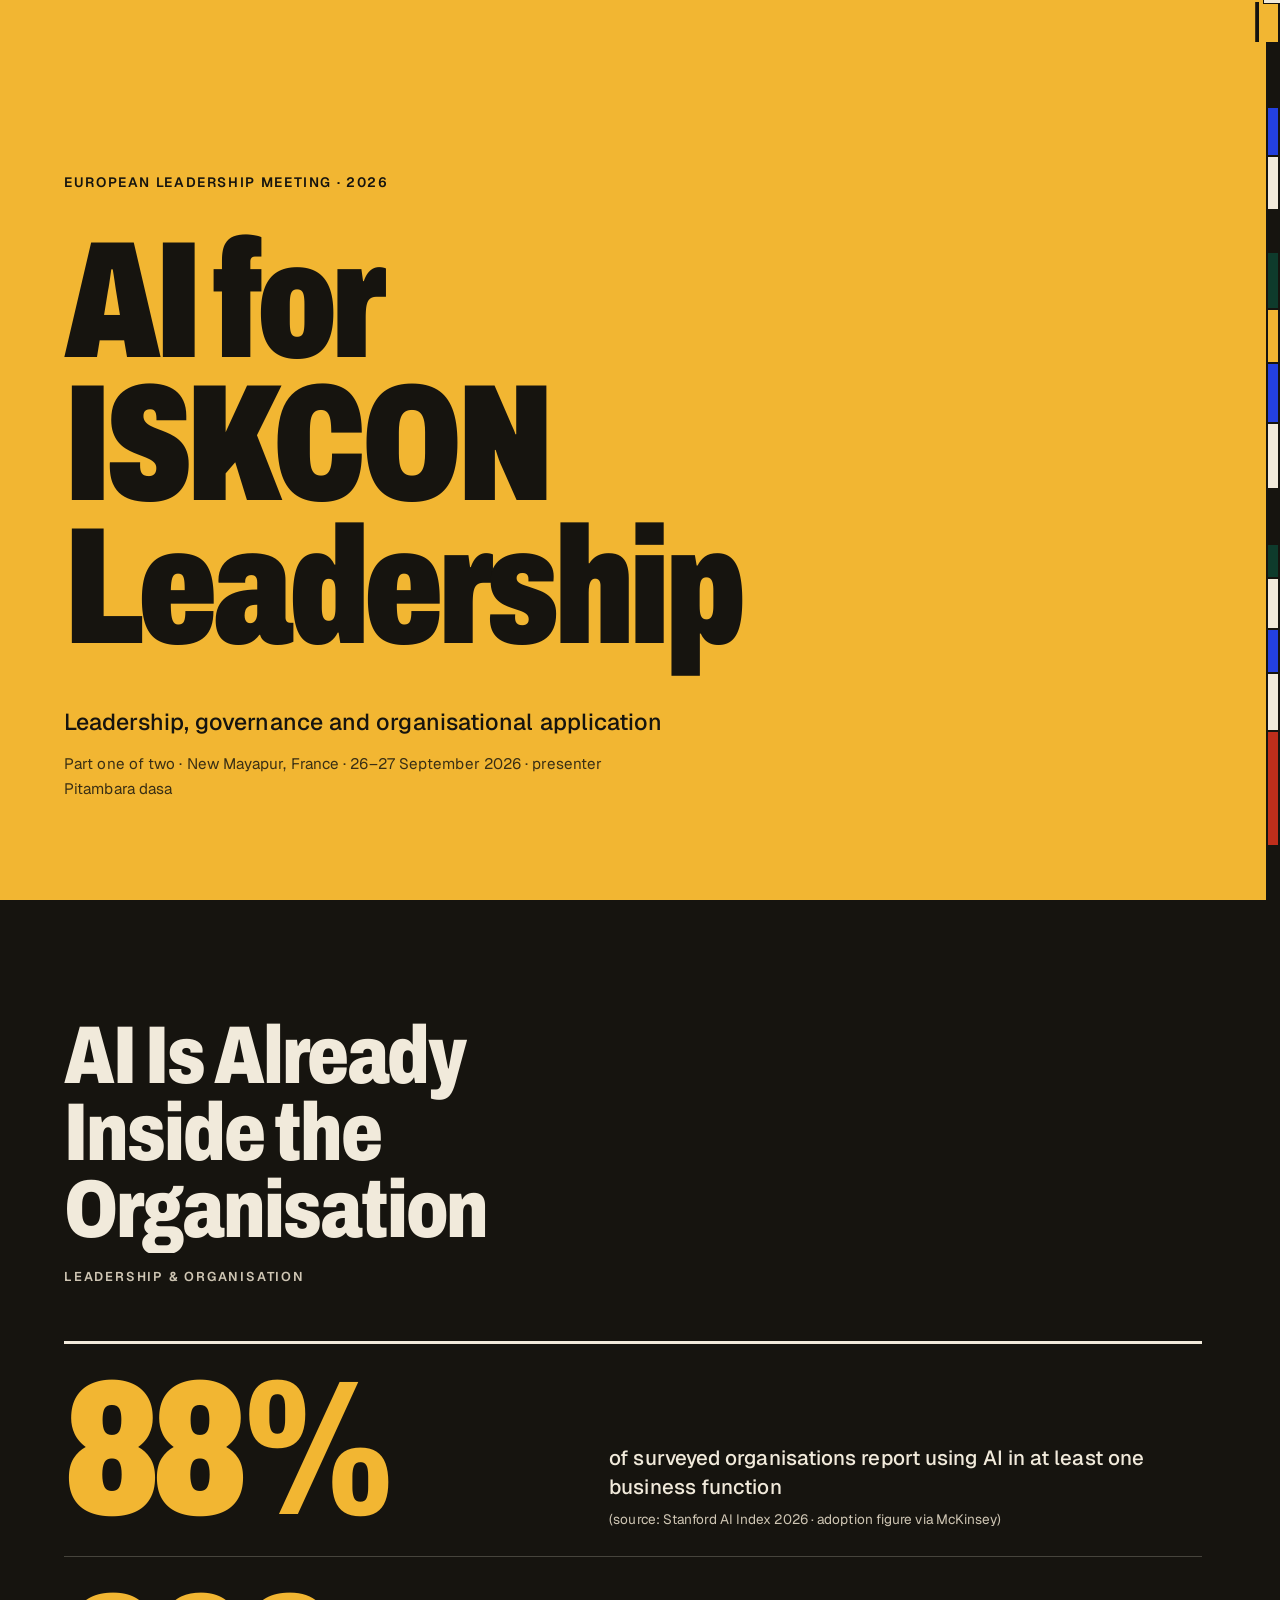
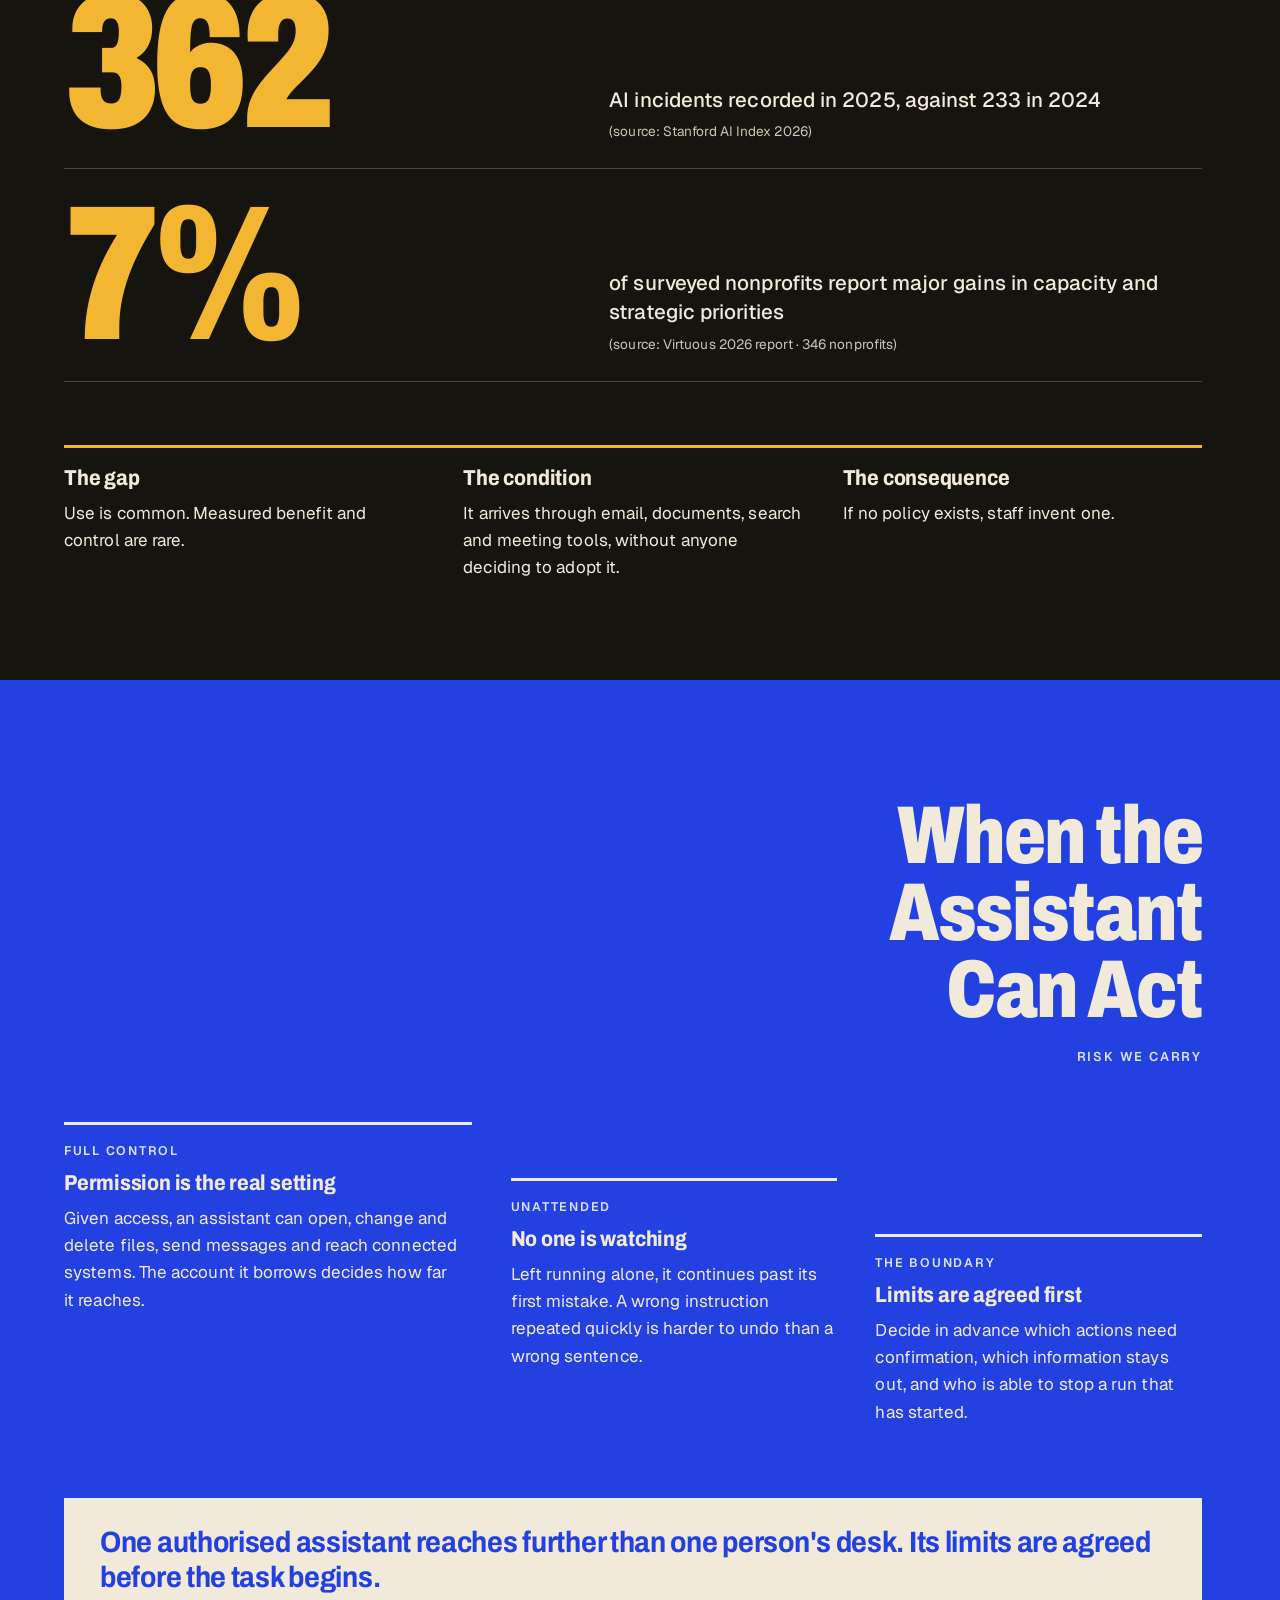
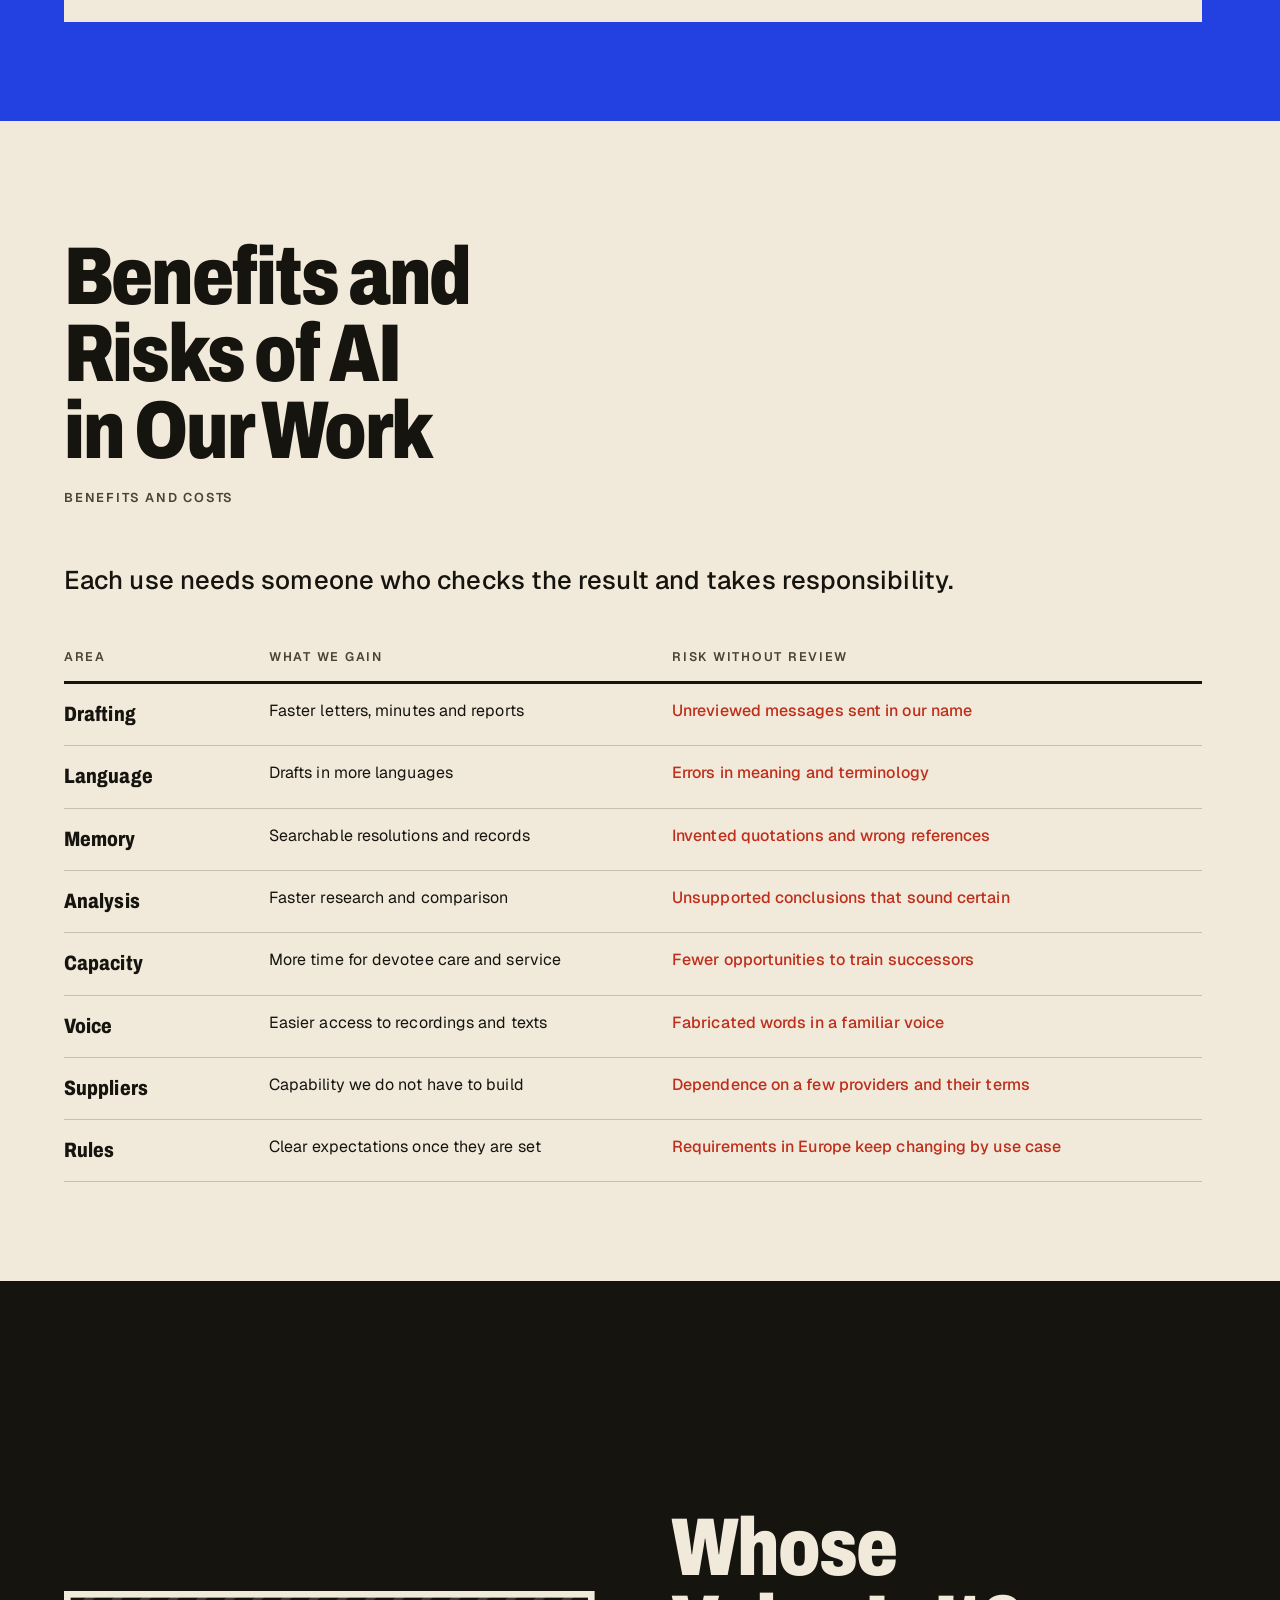
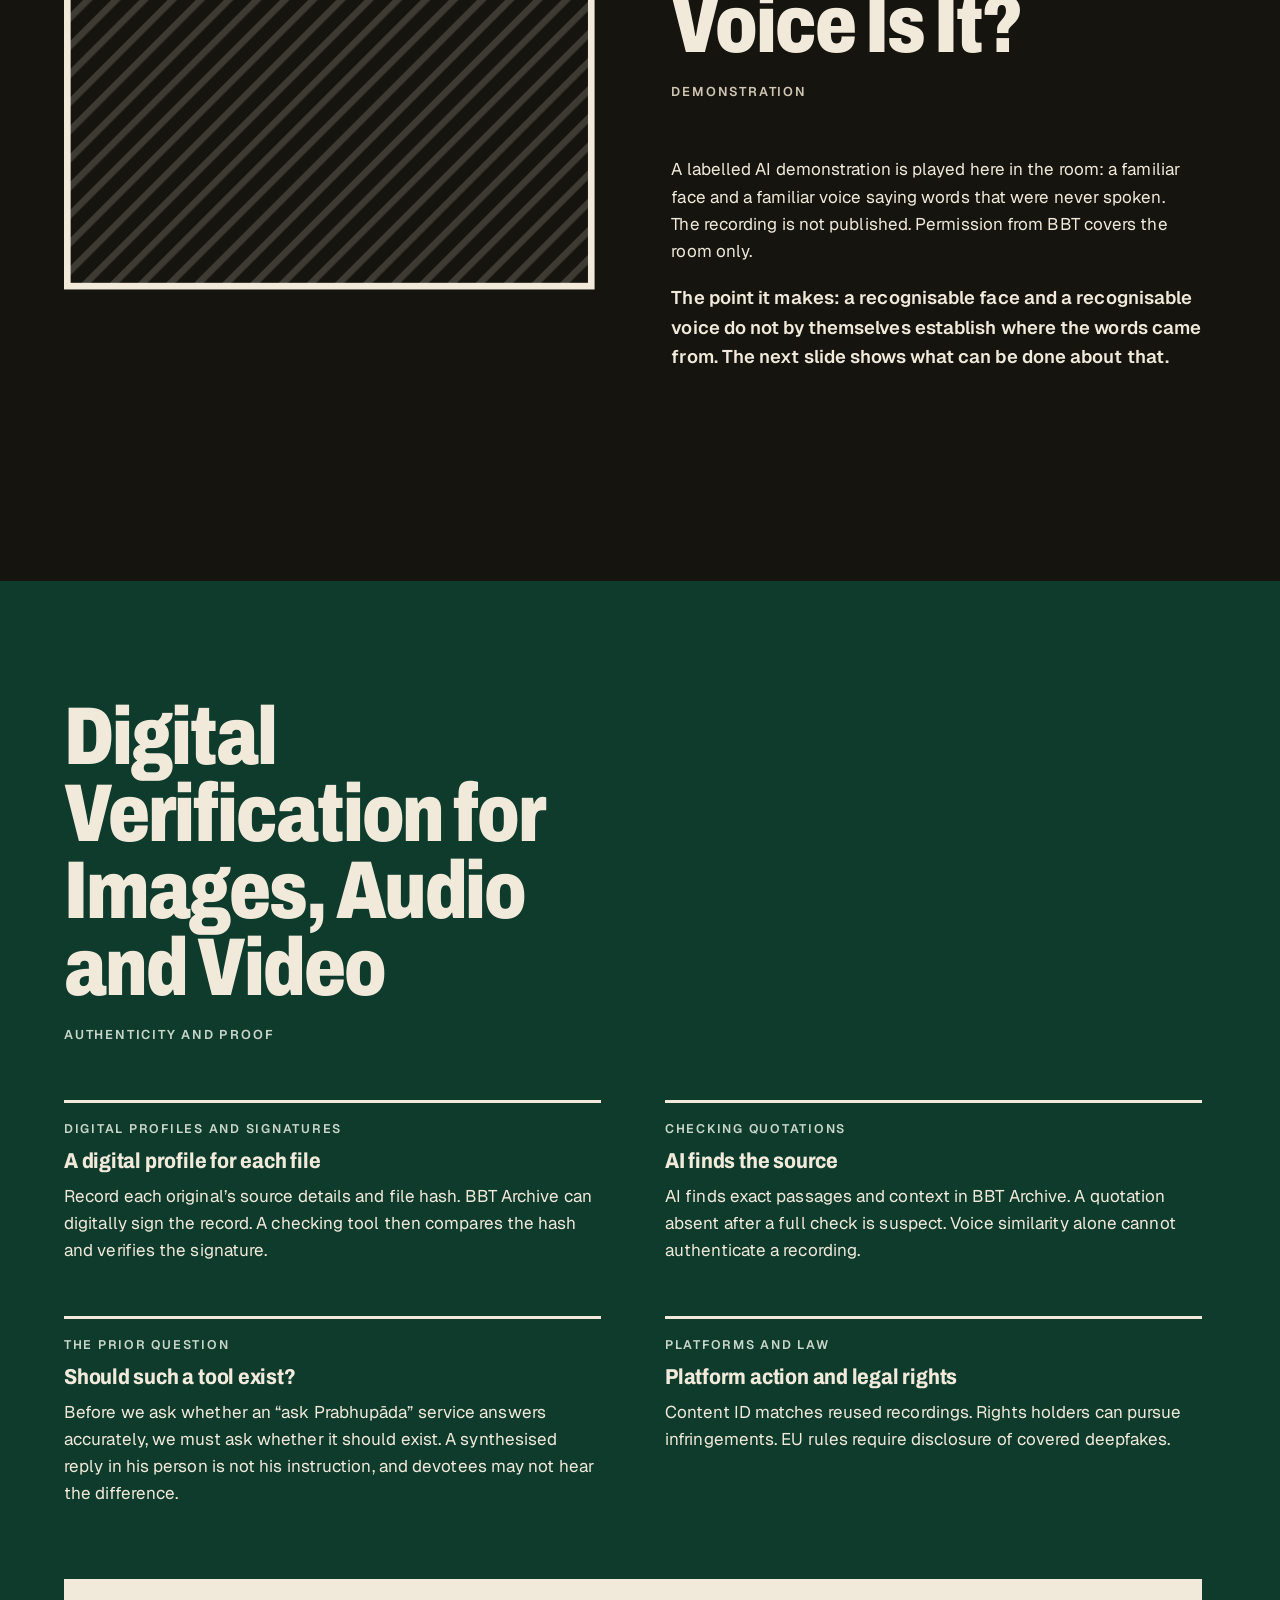
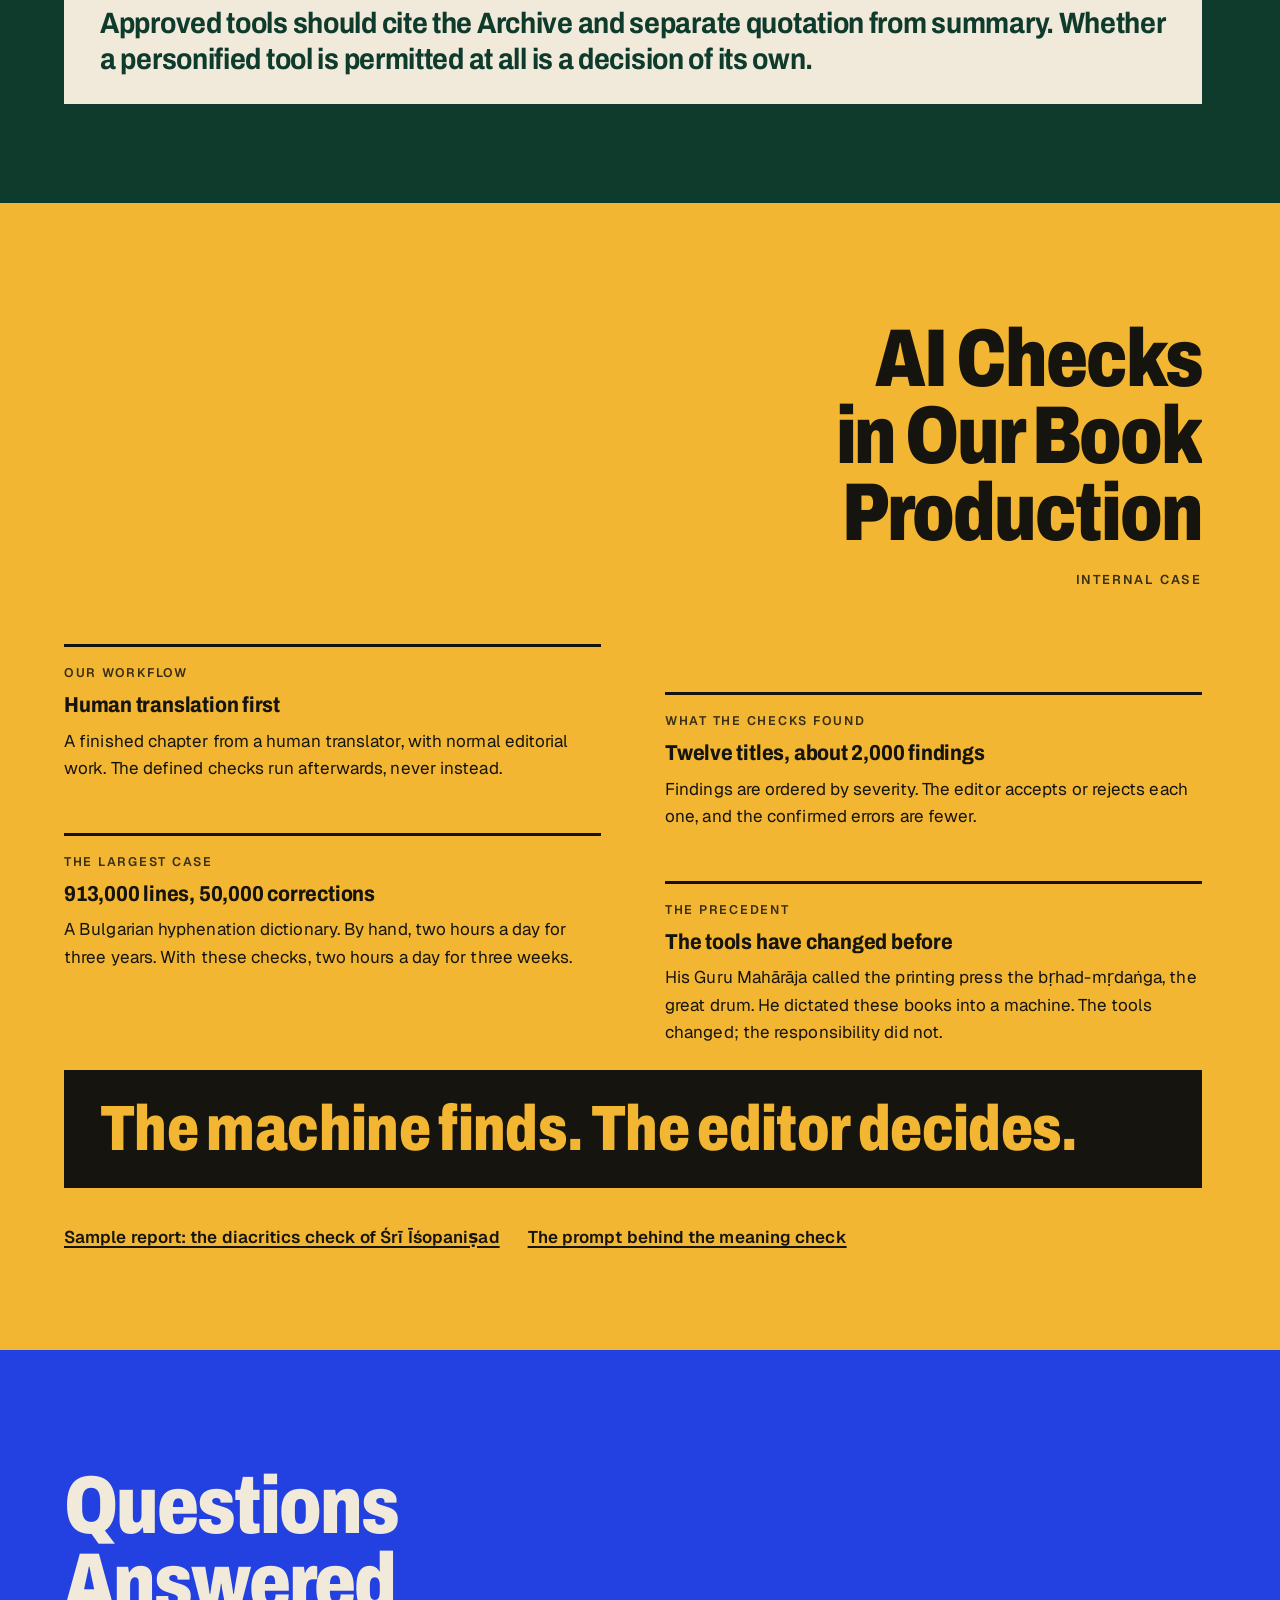
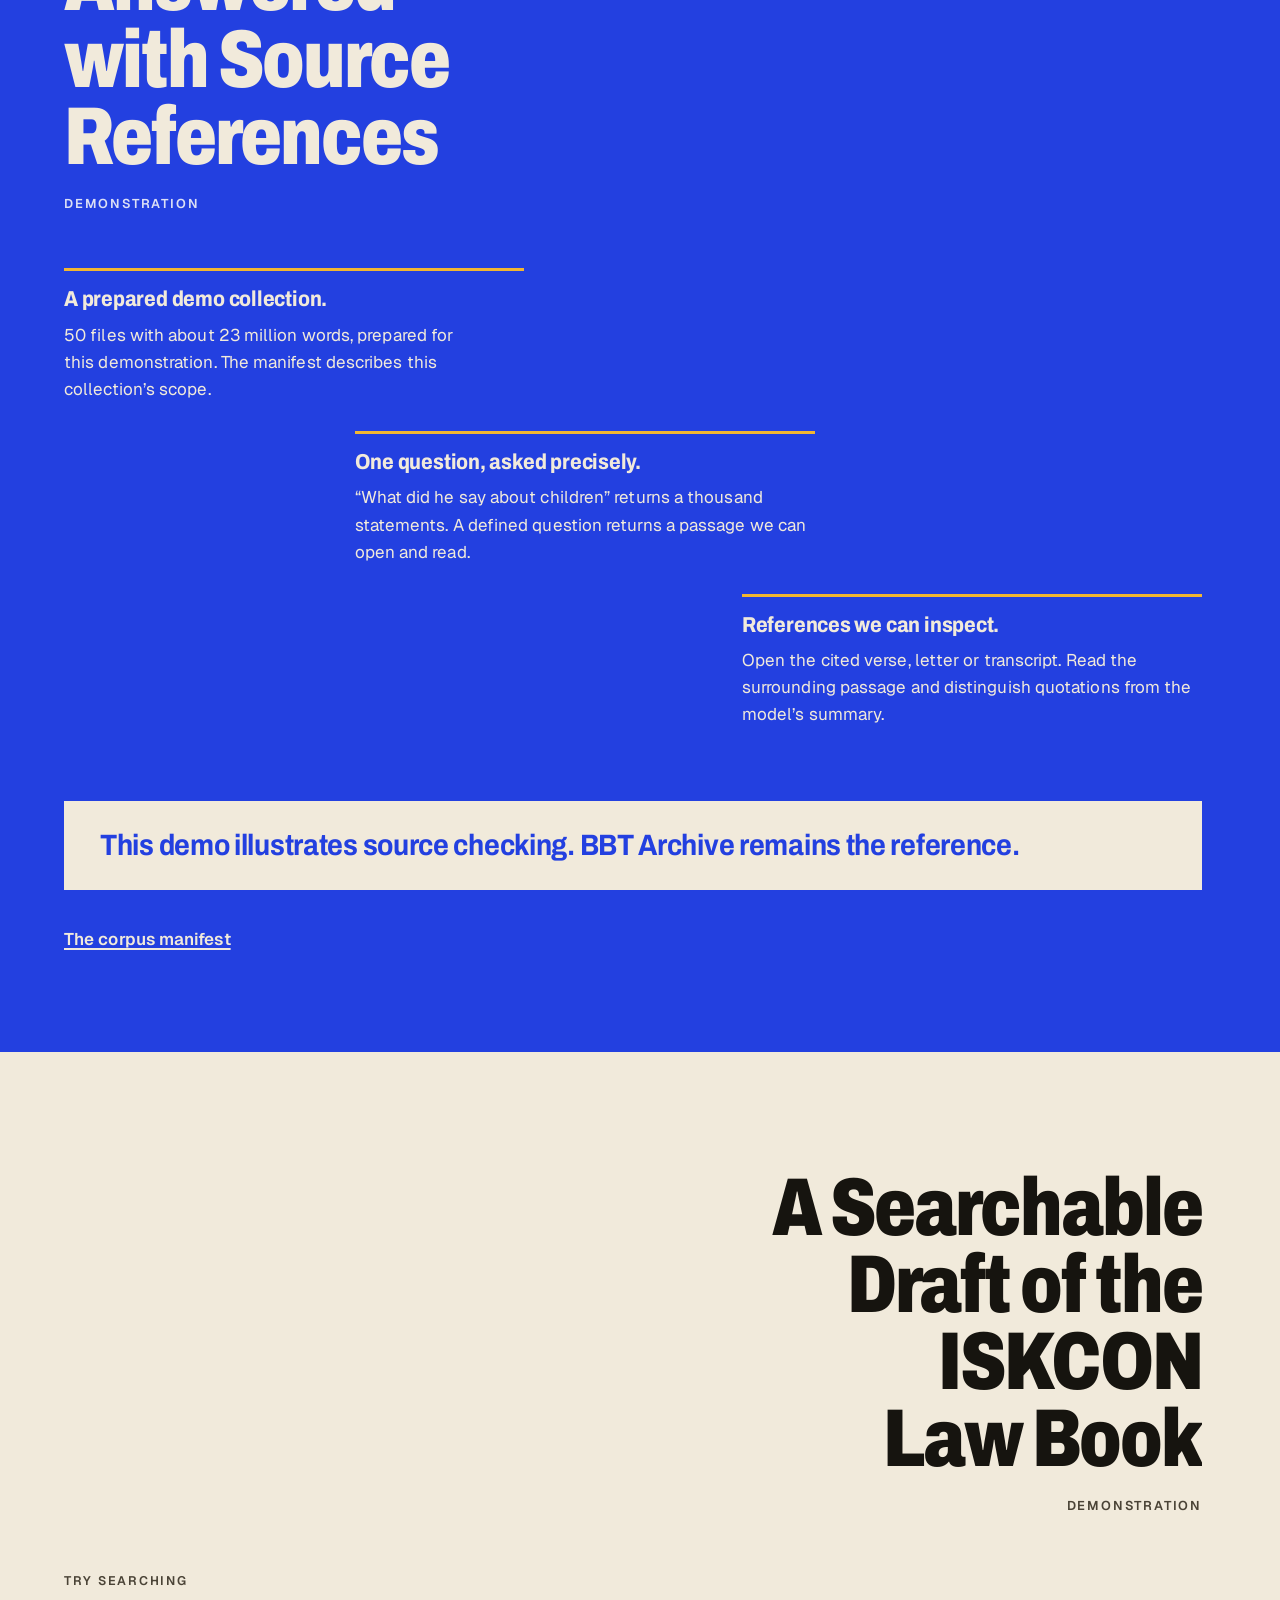
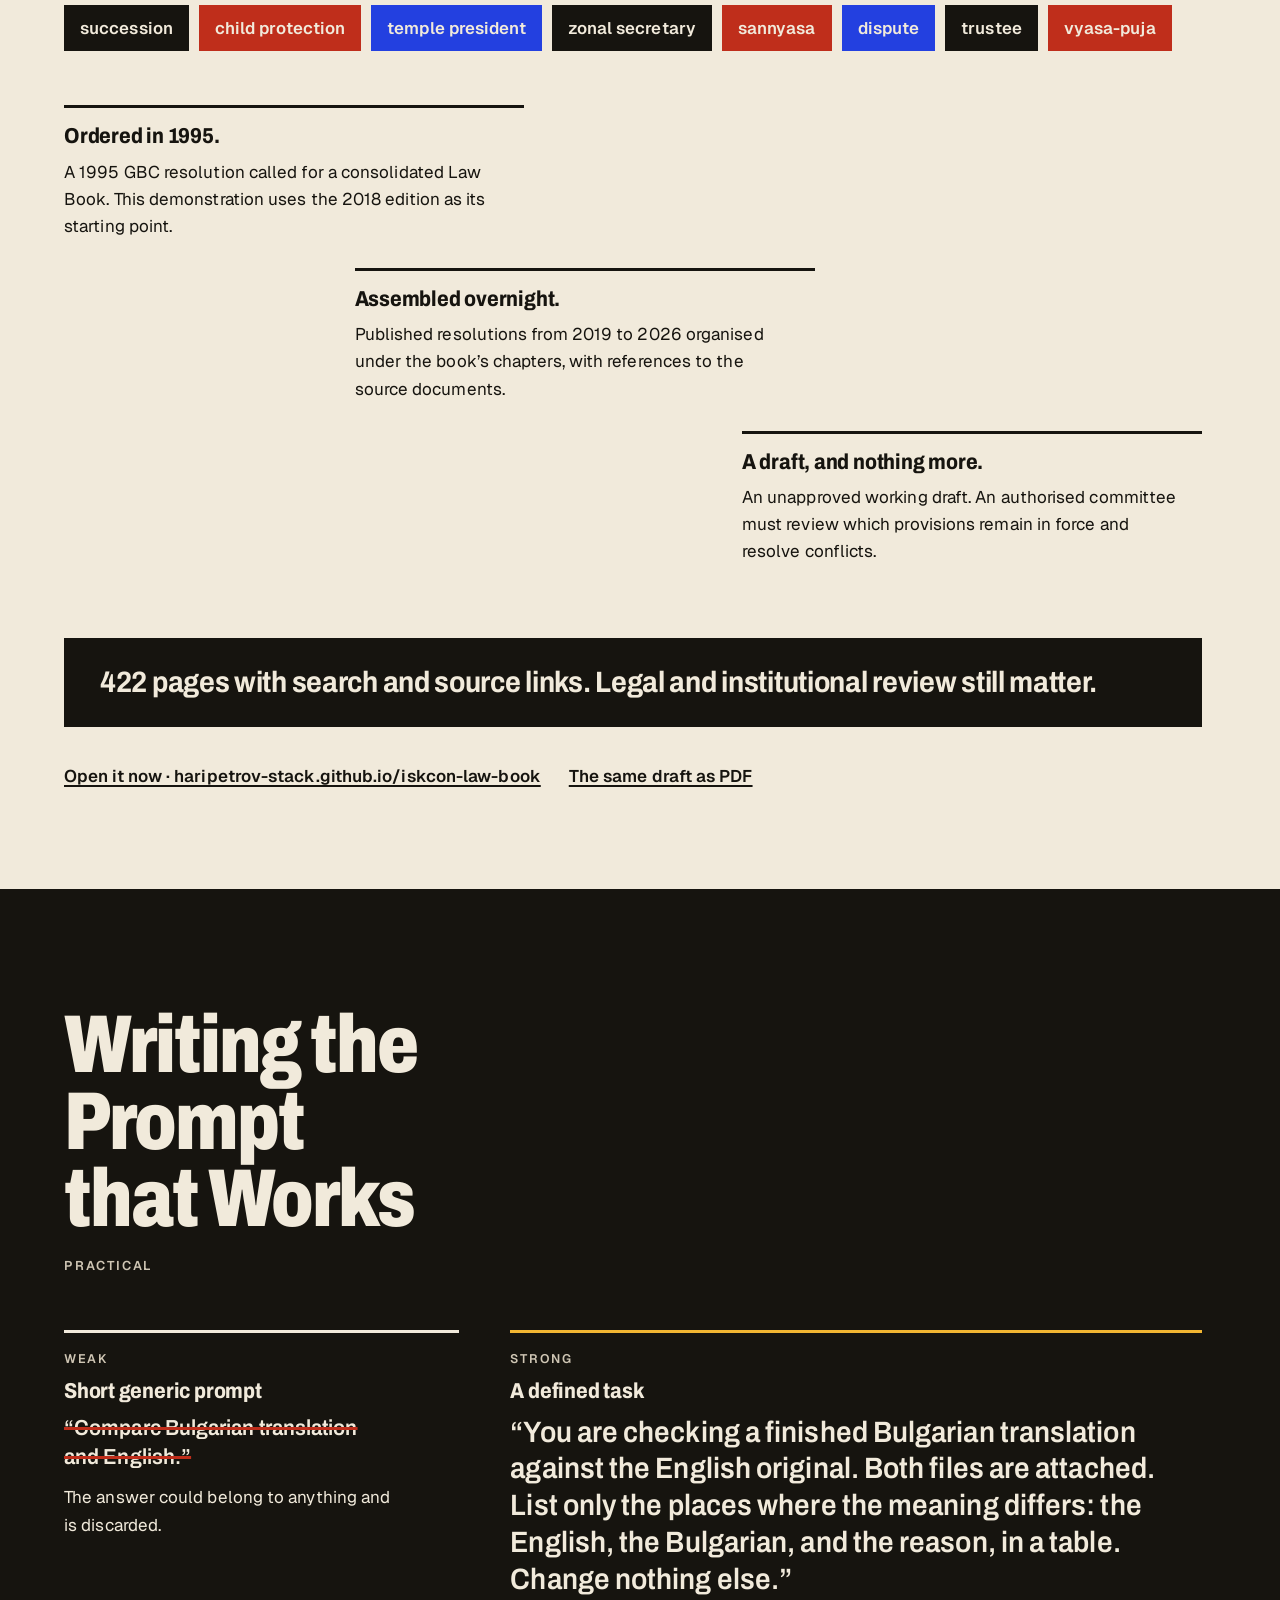
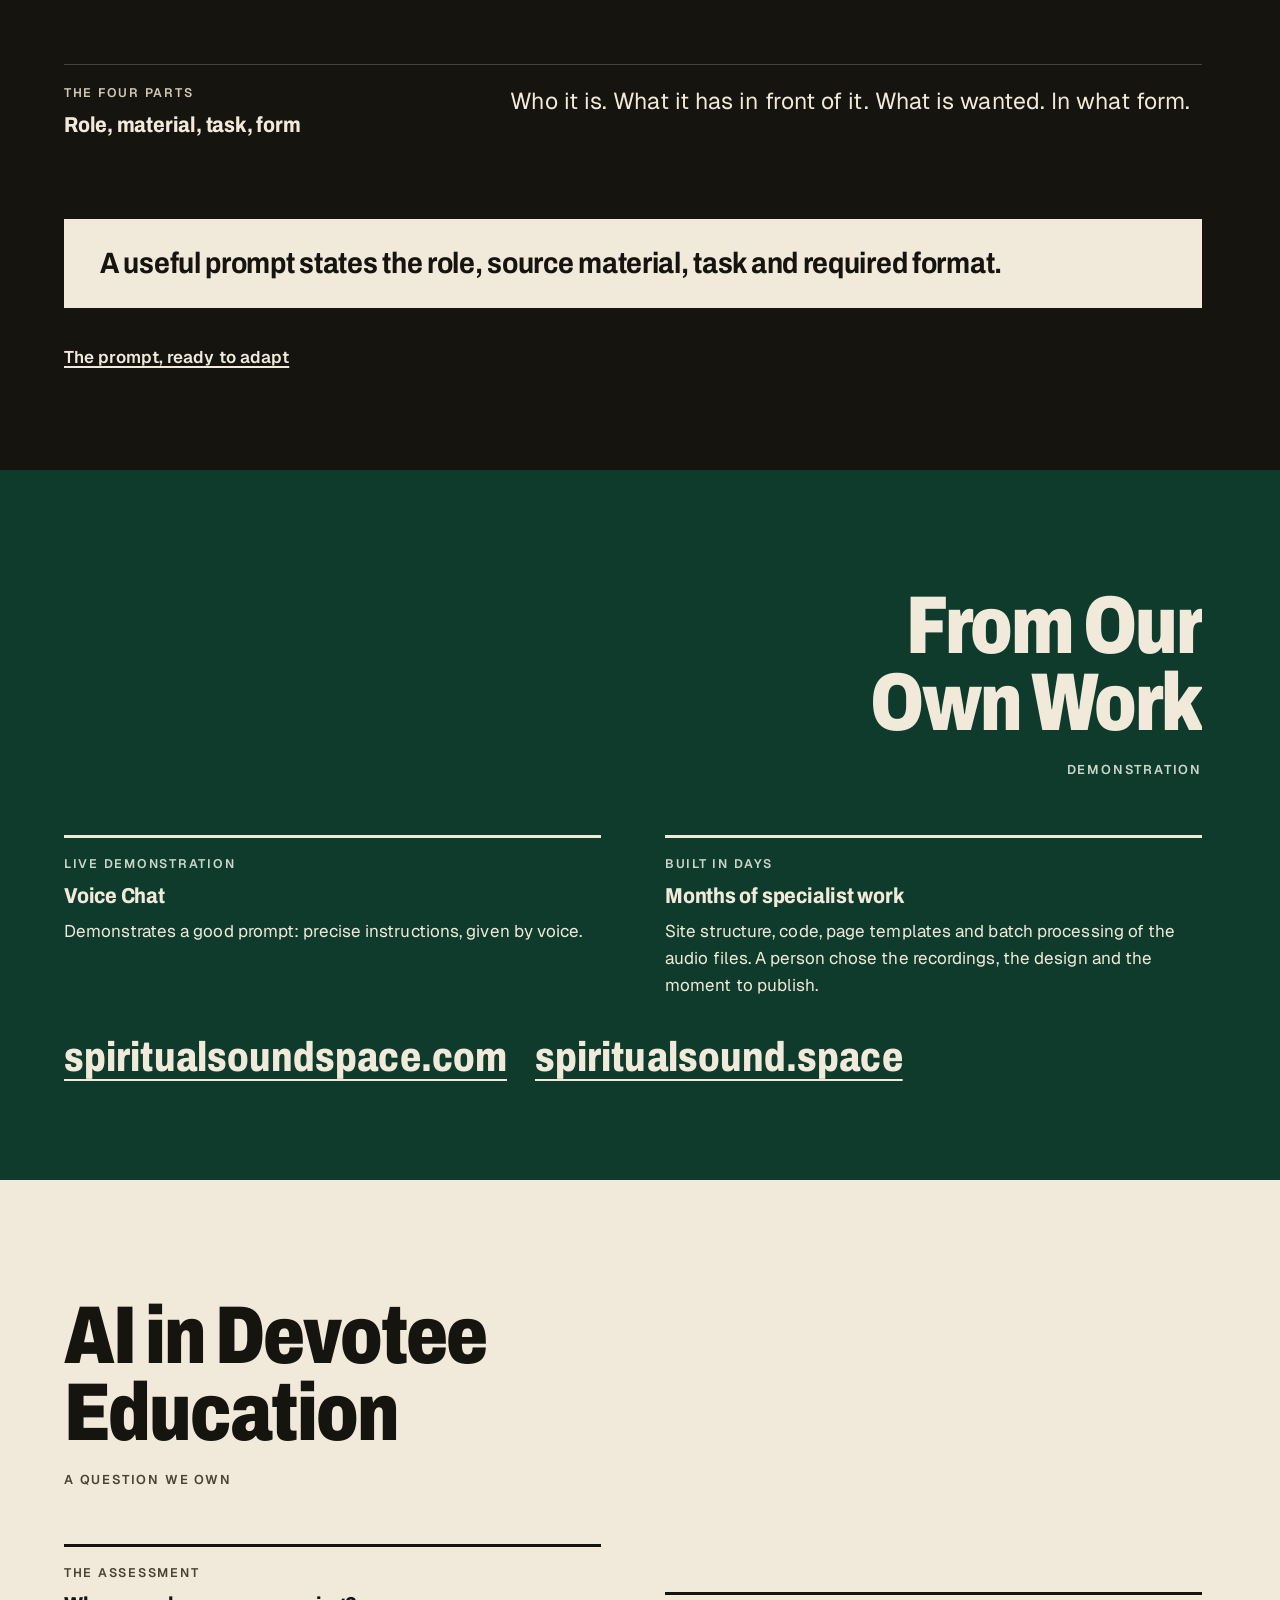
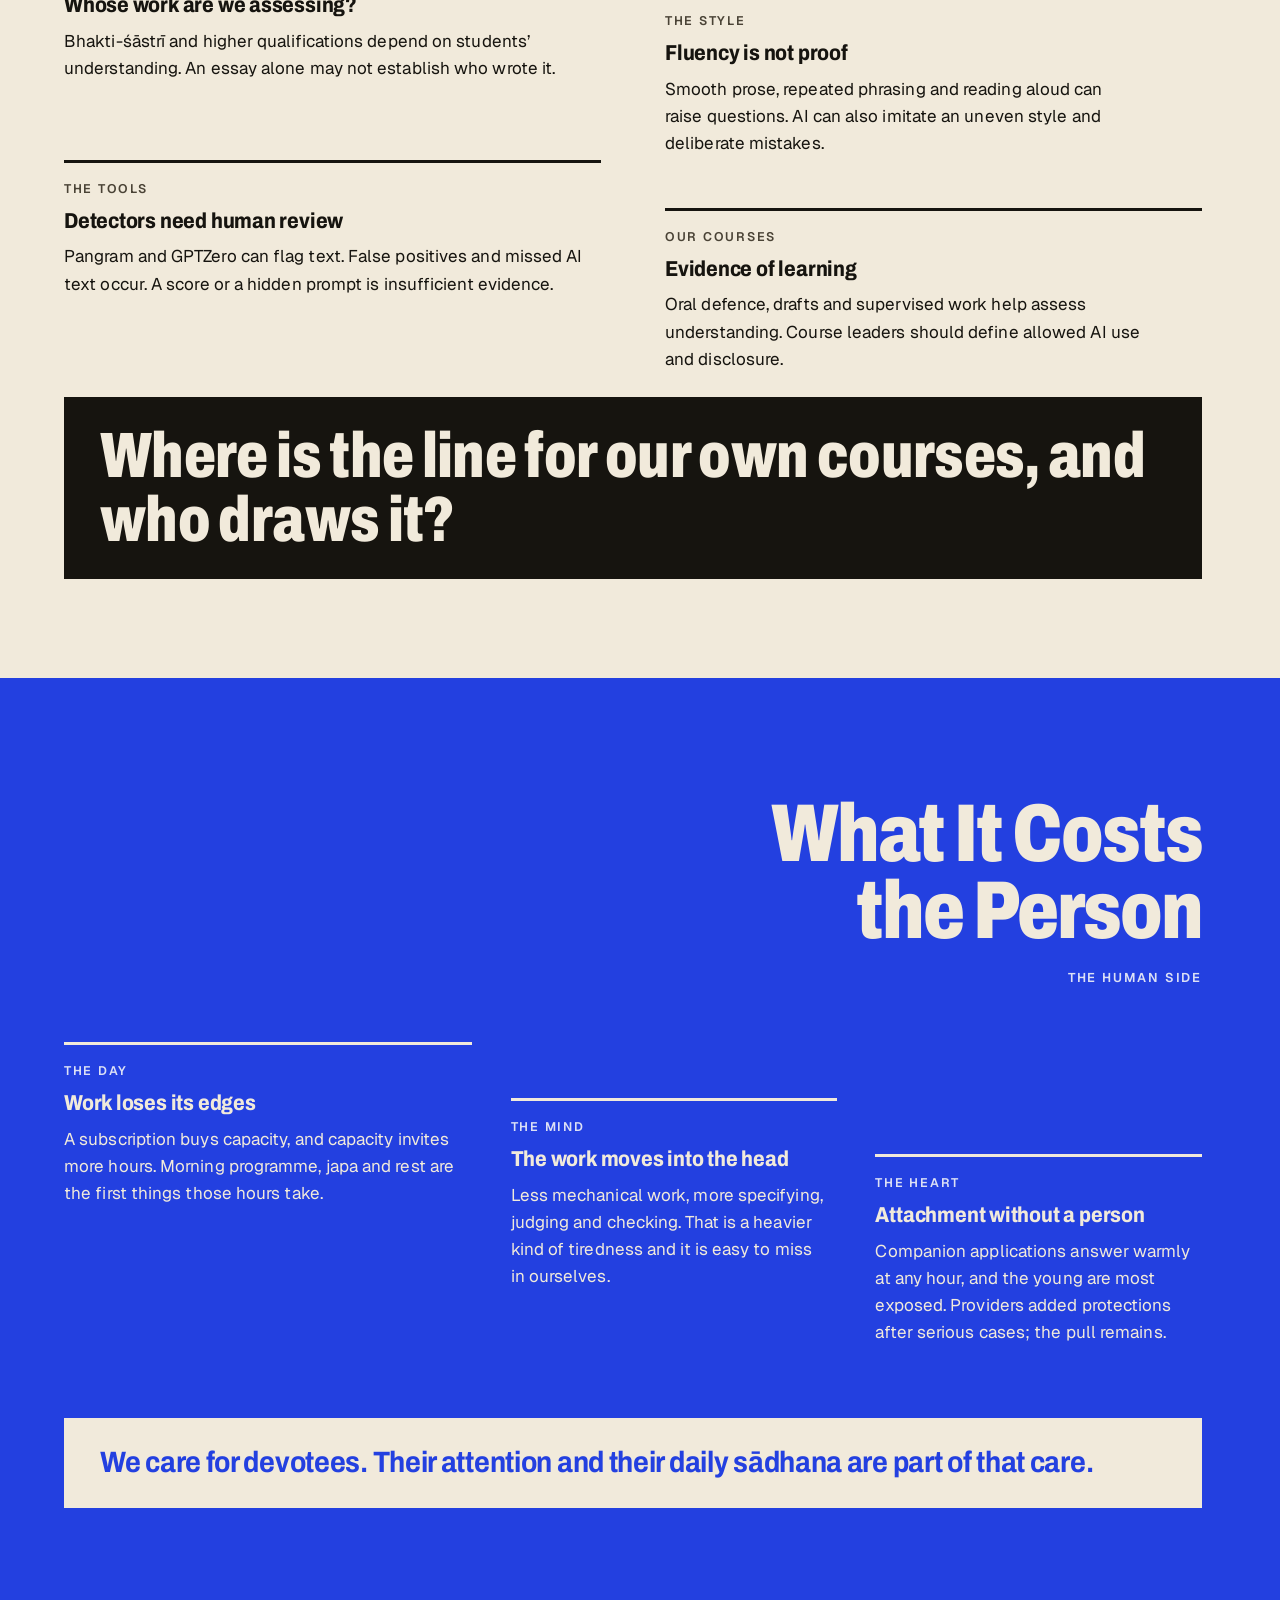
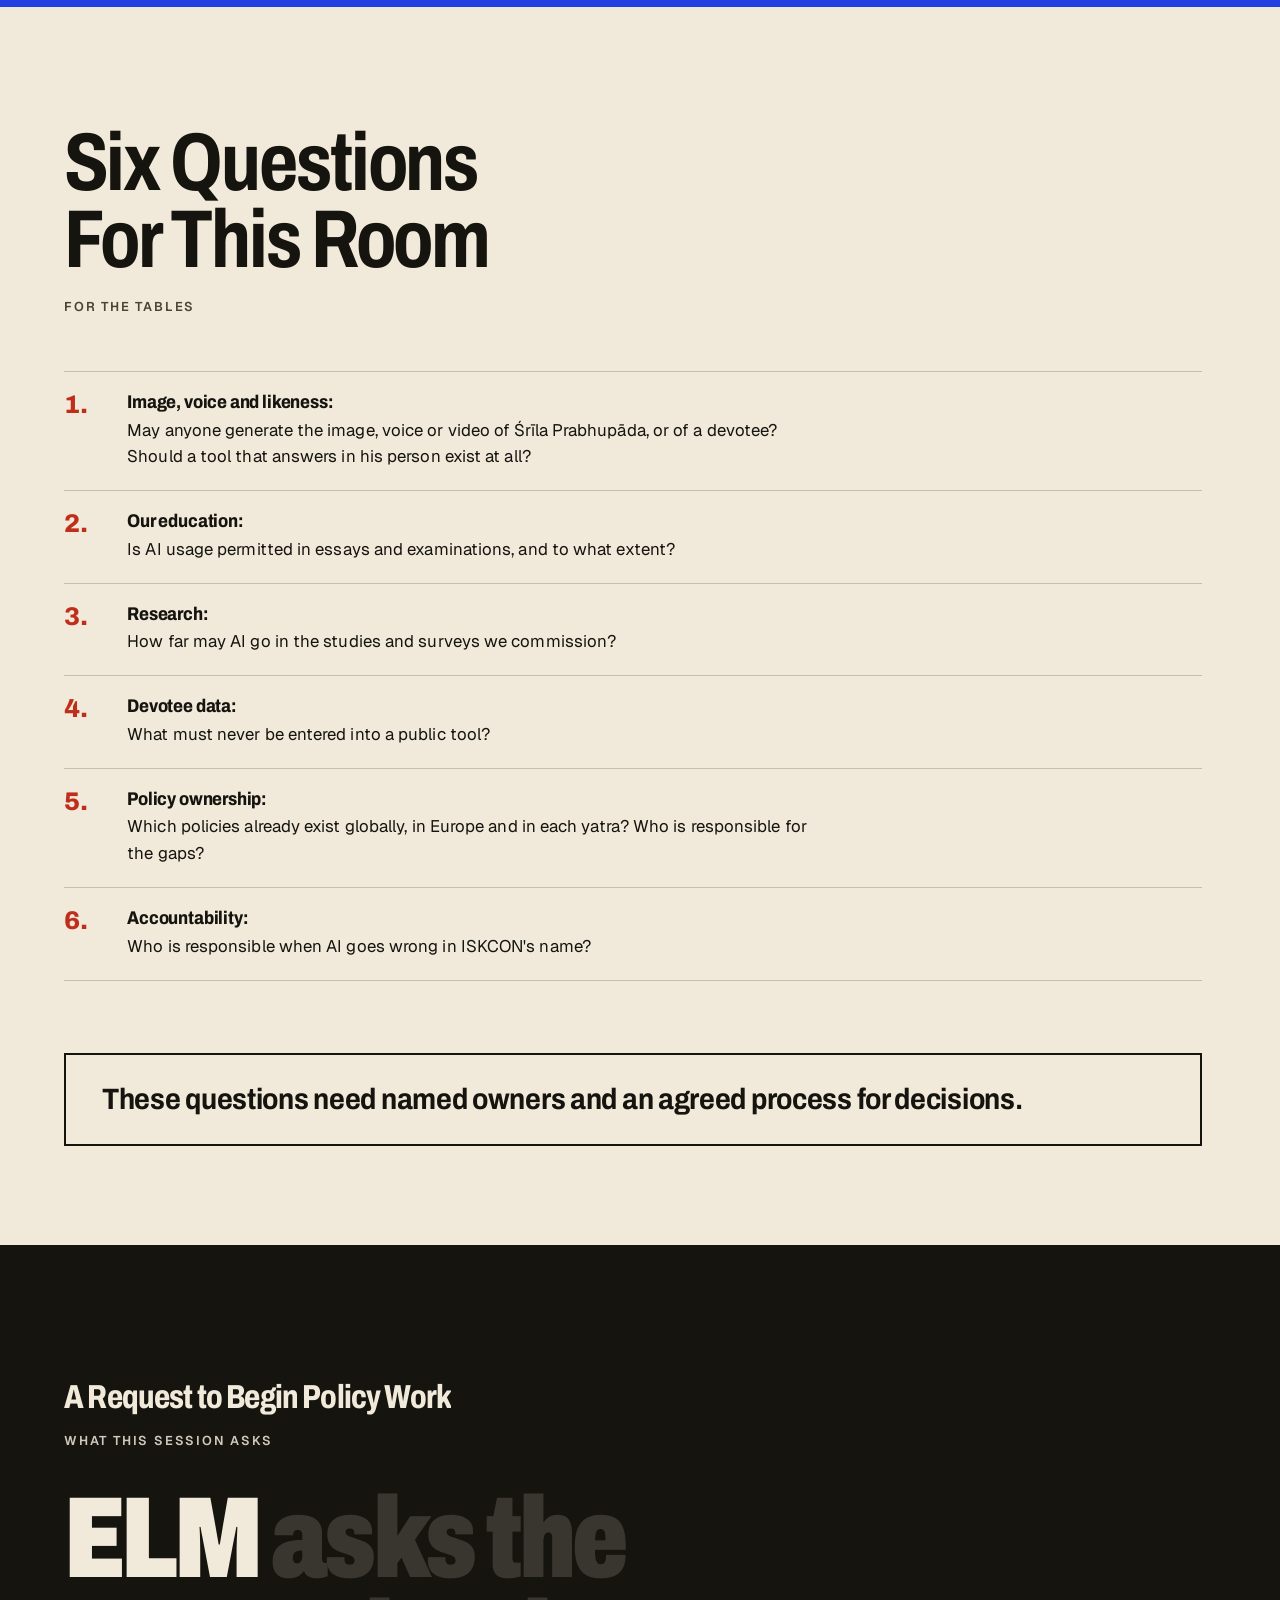
<file: v7/index.html>
<!doctype html>
<html lang="en">
<head>
<meta charset="utf-8">
<meta name="viewport" content="width=device-width, initial-scale=1">
<title>AI for ISKCON Leadership</title>
<meta name="description" content="Leadership, governance and organisational application">
<link rel="preconnect" href="https://fonts.googleapis.com">
<link rel="preconnect" href="https://fonts.gstatic.com" crossorigin>
<link rel="stylesheet" href="https://fonts.googleapis.com/css2?family=Archivo:wdth,wght@62..125,400..900&amp;family=Geist:wght@400;500;600&amp;display=swap">
<link rel="stylesheet" href="cut.css">
<script src="cut.js" defer></script>
</head>
<body>
<nav class="rail" aria-label="Slides" id="rail"></nav>
<main>

<section class="cut g-s hero" id="s01" data-cut data-sc-act="flow" data-title="AI for ISKCON Leadership">
  <div class="wrap hero-in">
    <p class="hero-top">European Leadership Meeting · 2026</p>
    <h1 class="hero-title">AI for ISKCON Leadership</h1>
    <p class="hero-sub">Leadership, governance and organisational application</p>
    <p class="hero-meta">Part one of two · New Mayapur, France · 26–27 September 2026 · presenter Pitambara dasa</p>
  </div>
</section>

<section class="cut g-k" id="s02" data-cut data-sc-act="flow" data-title="AI Is Already Inside the Organisation">
  <div class="wrap">
    <header class="head beat">
      <h2 class="title">AI Is Already Inside the Organisation</h2>
      <p class="kick">Leadership &amp; organisation</p>
    </header>
    <div class="stats">
      <div class="stat beat">
        <p class="num">88%</p>
        <div class="stat-t">
          <p>of surveyed organisations report using AI in at least one business function</p>
          <p class="src">(source: Stanford AI Index 2026 · adoption figure via McKinsey)</p>
        </div>
      </div>
      <div class="stat beat">
        <p class="num">362</p>
        <div class="stat-t">
          <p>AI incidents recorded in 2025, against 233 in 2024</p>
          <p class="src">(source: Stanford AI Index 2026)</p>
        </div>
      </div>
      <div class="stat beat">
        <p class="num">7%</p>
        <div class="stat-t">
          <p>of surveyed nonprofits report major gains in capacity and strategic priorities</p>
          <p class="src">(source: Virtuous 2026 report · 346 nonprofits)</p>
        </div>
      </div>
    </div>
    <div class="rows">
      <article class="row beat">
        <h3>The gap</h3>
        <p>Use is common. Measured benefit and control are rare.</p>
      </article>
      <article class="row beat">
        <h3>The condition</h3>
        <p>It arrives through email, documents, search and meeting tools, without anyone deciding to adopt it.</p>
      </article>
      <article class="row beat">
        <h3>The consequence</h3>
        <p>If no policy exists, staff invent one.</p>
      </article>
    </div>
  </div>
</section>

<section class="cut g-c" id="s03" data-cut data-sc-act="flow" data-title="When the Assistant Can Act">
  <div class="wrap">
    <header class="head head--trail beat">
      <h2 class="title">When the Assistant Can Act</h2>
      <p class="kick">Risk we carry</p>
    </header>
    <div class="grid3">
      <article class="blk beat">
        <p class="tag">Full control</p>
        <h3>Permission is the real setting</h3>
        <p>Given access, an assistant can open, change and delete files, send messages and reach connected systems. The account it borrows decides how far it reaches.</p>
      </article>
      <article class="blk beat">
        <p class="tag">Unattended</p>
        <h3>No one is watching</h3>
        <p>Left running alone, it continues past its first mistake. A wrong instruction repeated quickly is harder to undo than a wrong sentence.</p>
      </article>
      <article class="blk beat">
        <p class="tag">The boundary</p>
        <h3>Limits are agreed first</h3>
        <p>Decide in advance which actions need confirmation, which information stays out, and who is able to stop a run that has started.</p>
      </article>
    </div>
    <p class="band beat">One authorised assistant reaches further than one person's desk. Its limits are agreed before the task begins.</p>
  </div>
</section>

<section class="cut g-b" id="s04" data-cut data-sc-act="flow" data-title="Benefits and Risks of AI in Our Work">
  <div class="wrap">
    <header class="head beat">
      <h2 class="title">Benefits and Risks of AI in Our Work</h2>
      <p class="kick">Benefits and costs</p>
    </header>
    <p class="lede beat">Each use needs someone who checks the result and takes responsibility.</p>
    <table class="ledger beat">
      <thead>
        <tr><th scope="col">Area</th><th scope="col">What we gain</th><th scope="col">Risk without review</th></tr>
      </thead>
      <tbody>
        <tr><th scope="row">Drafting</th><td data-l="What we gain">Faster letters, minutes and reports</td><td data-l="Risk without review">Unreviewed messages sent in our name</td></tr>
        <tr><th scope="row">Language</th><td data-l="What we gain">Drafts in more languages</td><td data-l="Risk without review">Errors in meaning and terminology</td></tr>
        <tr><th scope="row">Memory</th><td data-l="What we gain">Searchable resolutions and records</td><td data-l="Risk without review">Invented quotations and wrong references</td></tr>
        <tr><th scope="row">Analysis</th><td data-l="What we gain">Faster research and comparison</td><td data-l="Risk without review">Unsupported conclusions that sound certain</td></tr>
        <tr><th scope="row">Capacity</th><td data-l="What we gain">More time for devotee care and service</td><td data-l="Risk without review">Fewer opportunities to train successors</td></tr>
        <tr><th scope="row">Voice</th><td data-l="What we gain">Easier access to recordings and texts</td><td data-l="Risk without review">Fabricated words in a familiar voice</td></tr>
        <tr><th scope="row">Suppliers</th><td data-l="What we gain">Capability we do not have to build</td><td data-l="Risk without review">Dependence on a few providers and their terms</td></tr>
        <tr><th scope="row">Rules</th><td data-l="What we gain">Clear expectations once they are set</td><td data-l="Risk without review">Requirements in Europe keep changing by use case</td></tr>
      </tbody>
    </table>
  </div>
</section>

<section class="cut g-k cut--sparse" id="s05" data-cut data-sc-act="flow" data-title="Whose Voice Is It?">
  <div class="wrap split">
    <div class="frame beat" aria-hidden="true">
      <svg viewBox="0 0 160 90" preserveAspectRatio="none" focusable="false">
        <defs><pattern id="hatch" width="6" height="6" patternUnits="userSpaceOnUse" patternTransform="rotate(45)"><rect width="2" height="6" fill="currentColor"/></pattern></defs>
        <rect x="1" y="1" width="158" height="88" fill="url(#hatch)" opacity="0.18"/>
        <rect x="1" y="1" width="158" height="88" fill="none" stroke="currentColor" stroke-width="2"/>
      </svg>
    </div>
    <div>
      <header class="head beat">
        <h2 class="title">Whose Voice Is It?</h2>
        <p class="kick">Demonstration</p>
      </header>
      <p class="beat">A labelled AI demonstration is played here in the room: a familiar face and a familiar voice saying words that were never spoken. The recording is not published. Permission from BBT covers the room only.</p>
      <p class="beat strong">The point it makes: a recognisable face and a recognisable voice do not by themselves establish where the words came from. The next slide shows what can be done about that.</p>
    </div>
  </div>
</section>

<section class="cut g-g" id="s06" data-cut data-sc-act="flow" data-title="Digital Verification for Images, Audio and Video">
  <div class="wrap">
    <header class="head beat">
      <h2 class="title">Digital Verification for Images, Audio and Video</h2>
      <p class="kick">Authenticity and proof</p>
    </header>
    <div class="grid2">
      <article class="blk beat">
        <p class="tag">Digital profiles and signatures</p>
        <h3>A digital profile for each file</h3>
        <p>Record each original’s source details and file hash. BBT Archive can digitally sign the record. A checking tool then compares the hash and verifies the signature.</p>
      </article>
      <article class="blk beat">
        <p class="tag">Checking quotations</p>
        <h3>AI finds the source</h3>
        <p>AI finds exact passages and context in BBT Archive. A quotation absent after a full check is suspect. Voice similarity alone cannot authenticate a recording.</p>
      </article>
      <article class="blk beat">
        <p class="tag">The prior question</p>
        <h3>Should such a tool exist?</h3>
        <p>Before we ask whether an “ask Prabhupāda” service answers accurately, we must ask whether it should exist. A synthesised reply in his person is not his instruction, and devotees may not hear the difference.</p>
      </article>
      <article class="blk beat">
        <p class="tag">Platforms and law</p>
        <h3>Platform action and legal rights</h3>
        <p>Content ID matches reused recordings. Rights holders can pursue infringements. EU rules require disclosure of covered deepfakes.</p>
      </article>
    </div>
    <p class="band beat">Approved tools should cite the Archive and separate quotation from summary. Whether a personified tool is permitted at all is a decision of its own.</p>
  </div>
</section>

<section class="cut g-s" id="s07" data-cut data-sc-act="flow" data-title="AI Checks in Our Book Production">
  <div class="wrap">
    <header class="head head--trail beat">
      <h2 class="title">AI Checks in Our Book Production</h2>
      <p class="kick">Internal case</p>
    </header>
    <div class="grid2 grid2--offset">
      <article class="blk beat">
        <p class="tag">Our workflow</p>
        <h3>Human translation first</h3>
        <p>A finished chapter from a human translator, with normal editorial work. The defined checks run afterwards, never instead.</p>
      </article>
      <article class="blk beat">
        <p class="tag">What the checks found</p>
        <h3>Twelve titles, about 2,000 findings</h3>
        <p>Findings are ordered by severity. The editor accepts or rejects each one, and the confirmed errors are fewer.</p>
      </article>
      <article class="blk beat">
        <p class="tag">The largest case</p>
        <h3>913,000 lines, 50,000 corrections</h3>
        <p>A Bulgarian hyphenation dictionary. By hand, two hours a day for three years. With these checks, two hours a day for three weeks.</p>
      </article>
      <article class="blk beat">
        <p class="tag">The precedent</p>
        <h3>The tools have changed before</h3>
        <p>His Guru Mahārāja called the printing press the bṛhad-mṛdaṅga, the great drum. He dictated these books into a machine. The tools changed; the responsibility did not.</p>
      </article>
    </div>
    <p class="band band--big beat">The machine finds. The editor decides.</p>
    <ul class="links beat">
      <li><a href="https://haripetrov-stack.github.io/elm-2026-site/files/qa-report-sample.html">Sample report: the diacritics check of Śrī Īśopaniṣad</a></li>
      <li><a href="https://haripetrov-stack.github.io/elm-2026-site/files/prompt-translation-check.txt">The prompt behind the meaning check</a></li>
    </ul>
  </div>
</section>

<section class="cut g-c" id="s08" data-cut data-sc-act="flow" data-title="Questions Answered with Source References">
  <div class="wrap">
    <header class="head beat">
      <h2 class="title">Questions Answered with Source References</h2>
      <p class="kick">Demonstration</p>
    </header>
    <ol class="stairs">
      <li class="beat"><h3>A prepared demo collection.</h3><p>50 files with about 23 million words, prepared for this demonstration. The manifest describes this collection’s scope.</p></li>
      <li class="beat"><h3>One question, asked precisely.</h3><p>“What did he say about children” returns a thousand statements. A defined question returns a passage we can open and read.</p></li>
      <li class="beat"><h3>References we can inspect.</h3><p>Open the cited verse, letter or transcript. Read the surrounding passage and distinguish quotations from the model’s summary.</p></li>
    </ol>
    <p class="band beat">This demo illustrates source checking. BBT Archive remains the reference.</p>
    <ul class="links beat">
      <li><a href="https://haripetrov-stack.github.io/elm-2026-site/files/notebooklm-corpus-MANIFEST.md">The corpus manifest</a></li>
    </ul>
  </div>
</section>

<section class="cut g-b" id="s09" data-cut data-sc-act="flow" data-title="A Searchable Draft of the ISKCON Law Book">
  <div class="wrap">
    <header class="head head--trail beat">
      <h2 class="title">A Searchable Draft of the ISKCON Law Book</h2>
      <p class="kick">Demonstration</p>
    </header>
    <div class="search beat">
      <p class="search-l">Try searching</p>
      <ul class="chips">
        <li><a href="https://haripetrov-stack.github.io/iskcon-law-book/book.html?q=succession">succession</a></li>
        <li><a href="https://haripetrov-stack.github.io/iskcon-law-book/book.html?q=child%20protection">child protection</a></li>
        <li><a href="https://haripetrov-stack.github.io/iskcon-law-book/book.html?q=temple%20president">temple president</a></li>
        <li><a href="https://haripetrov-stack.github.io/iskcon-law-book/book.html?q=zonal%20secretary">zonal secretary</a></li>
        <li><a href="https://haripetrov-stack.github.io/iskcon-law-book/book.html?q=sannyasa">sannyasa</a></li>
        <li><a href="https://haripetrov-stack.github.io/iskcon-law-book/book.html?q=dispute">dispute</a></li>
        <li><a href="https://haripetrov-stack.github.io/iskcon-law-book/book.html?q=trustee">trustee</a></li>
        <li><a href="https://haripetrov-stack.github.io/iskcon-law-book/book.html?q=vyasa-puja">vyasa-puja</a></li>
      </ul>
    </div>
    <ol class="stairs stairs--light">
      <li class="beat"><h3>Ordered in 1995.</h3><p>A 1995 GBC resolution called for a consolidated Law Book. This demonstration uses the 2018 edition as its starting point.</p></li>
      <li class="beat"><h3>Assembled overnight.</h3><p>Published resolutions from 2019 to 2026 organised under the book’s chapters, with references to the source documents.</p></li>
      <li class="beat"><h3>A draft, and nothing more.</h3><p>An unapproved working draft. An authorised committee must review which provisions remain in force and resolve conflicts.</p></li>
    </ol>
    <p class="band beat">422 pages with search and source links. Legal and institutional review still matter.</p>
    <ul class="links beat">
      <li><a href="https://haripetrov-stack.github.io/iskcon-law-book/">Open it now · haripetrov-stack.github.io/iskcon-law-book</a></li>
      <li><a href="https://haripetrov-stack.github.io/iskcon-law-book/iskcon-law-draft-2018-2026.pdf">The same draft as PDF</a></li>
    </ul>
  </div>
</section>

<section class="cut g-k" id="s10" data-cut data-sc-act="flow" data-title="Writing the Prompt that Works">
  <div class="wrap">
    <header class="head beat">
      <h2 class="title">Writing the Prompt that Works</h2>
      <p class="kick">Practical</p>
    </header>
    <div class="versus">
      <article class="blk blk--weak beat">
        <p class="tag">Weak</p>
        <h3>Short generic prompt</h3>
        <p class="quote"><s>“Compare Bulgarian translation and English.”</s></p>
        <p>The answer could belong to anything and is discarded.</p>
      </article>
      <article class="blk blk--strong beat">
        <p class="tag">Strong</p>
        <h3>A defined task</h3>
        <p class="quote">“You are checking a finished Bulgarian translation against the English original. Both files are attached. List only the places where the meaning differs: the English, the Bulgarian, and the reason, in a table. Change nothing else.”</p>
      </article>
    </div>
    <article class="four beat">
      <p class="tag">The four parts</p>
      <h3>Role, material, task, form</h3>
      <p>Who it is. What it has in front of it. What is wanted. In what form.</p>
    </article>
    <p class="band beat">A useful prompt states the role, source material, task and required format.</p>
    <ul class="links beat">
      <li><a href="https://haripetrov-stack.github.io/elm-2026-site/files/prompt-translation-check.txt">The prompt, ready to adapt</a></li>
    </ul>
  </div>
</section>

<section class="cut g-g" id="s11" data-cut data-sc-act="flow" data-title="From Our Own Work">
  <div class="wrap">
    <header class="head head--trail beat">
      <h2 class="title">From Our Own Work</h2>
      <p class="kick">Demonstration</p>
    </header>
    <div class="grid2">
      <article class="blk beat">
        <p class="tag">Live demonstration</p>
        <h3>Voice Chat</h3>
        <p>Demonstrates a good prompt: precise instructions, given by voice.</p>
      </article>
      <article class="blk beat">
        <p class="tag">Built in days</p>
        <h3>Months of specialist work</h3>
        <p>Site structure, code, page templates and batch processing of the audio files. A person chose the recordings, the design and the moment to publish.</p>
      </article>
    </div>
    <ul class="links links--big beat">
      <li><a href="https://spiritualsoundspace.com">spiritualsoundspace.com</a></li>
      <li><a href="https://spiritualsound.space">spiritualsound.space</a></li>
    </ul>
  </div>
</section>

<section class="cut g-b" id="s12" data-cut data-sc-act="flow" data-title="AI in Devotee Education">
  <div class="wrap">
    <header class="head beat">
      <h2 class="title">AI in Devotee Education</h2>
      <p class="kick">A question we own</p>
    </header>
    <div class="grid2 grid2--offset">
      <article class="blk beat">
        <p class="tag">The assessment</p>
        <h3>Whose work are we assessing?</h3>
        <p>Bhakti-śāstrī and higher qualifications depend on students’ understanding. An essay alone may not establish who wrote it.</p>
      </article>
      <article class="blk beat">
        <p class="tag">The style</p>
        <h3>Fluency is not proof</h3>
        <p>Smooth prose, repeated phrasing and reading aloud can raise questions. AI can also imitate an uneven style and deliberate mistakes.</p>
      </article>
      <article class="blk beat">
        <p class="tag">The tools</p>
        <h3>Detectors need human review</h3>
        <p>Pangram and GPTZero can flag text. False positives and missed AI text occur. A score or a hidden prompt is insufficient evidence.</p>
      </article>
      <article class="blk beat">
        <p class="tag">Our courses</p>
        <h3>Evidence of learning</h3>
        <p>Oral defence, drafts and supervised work help assess understanding. Course leaders should define allowed AI use and disclosure.</p>
      </article>
    </div>
    <p class="band band--big beat">Where is the line for our own courses, and who draws it?</p>
  </div>
</section>

<section class="cut g-c" id="s13" data-cut data-sc-act="flow" data-title="What It Costs the Person">
  <div class="wrap">
    <header class="head head--trail beat">
      <h2 class="title">What It Costs the Person</h2>
      <p class="kick">The human side</p>
    </header>
    <div class="grid3">
      <article class="blk beat">
        <p class="tag">The day</p>
        <h3>Work loses its edges</h3>
        <p>A subscription buys capacity, and capacity invites more hours. Morning programme, japa and rest are the first things those hours take.</p>
      </article>
      <article class="blk beat">
        <p class="tag">The mind</p>
        <h3>The work moves into the head</h3>
        <p>Less mechanical work, more specifying, judging and checking. That is a heavier kind of tiredness and it is easy to miss in ourselves.</p>
      </article>
      <article class="blk beat">
        <p class="tag">The heart</p>
        <h3>Attachment without a person</h3>
        <p>Companion applications answer warmly at any hour, and the young are most exposed. Providers added protections after serious cases; the pull remains.</p>
      </article>
    </div>
    <p class="band beat">We care for devotees. Their attention and their daily sādhana are part of that care.</p>
  </div>
</section>

<section class="cut g-b cut--quiet" id="s14" data-cut data-sc-act="flow" data-title="Six Questions For This Room">
  <div class="wrap">
    <header class="head beat">
      <h2 class="title">Six Questions For This Room</h2>
      <p class="kick">For the tables</p>
    </header>
    <ol class="qs">
      <li class="beat"><span class="qn">1.</span><div><h3>Image, voice and likeness:</h3><p>May anyone generate the image, voice or video of Śrīla Prabhupāda, or of a devotee? Should a tool that answers in his person exist at all?</p></div></li>
      <li class="beat"><span class="qn">2.</span><div><h3>Our education:</h3><p>Is AI usage permitted in essays and examinations, and to what extent?</p></div></li>
      <li class="beat"><span class="qn">3.</span><div><h3>Research:</h3><p>How far may AI go in the studies and surveys we commission?</p></div></li>
      <li class="beat"><span class="qn">4.</span><div><h3>Devotee data:</h3><p>What must never be entered into a public tool?</p></div></li>
      <li class="beat"><span class="qn">5.</span><div><h3>Policy ownership:</h3><p>Which policies already exist globally, in Europe and in each yatra? Who is responsible for the gaps?</p></div></li>
      <li class="beat"><span class="qn">6.</span><div><h3>Accountability:</h3><p>Who is responsible when AI goes wrong in ISKCON's name?</p></div></li>
    </ol>
    <p class="band beat">These questions need named owners and an agreed process for decisions.</p>
  </div>
</section>

<section class="cut g-r peak" id="s15" data-cut data-sc-act="pin" data-title="A Request to Begin Policy Work">
  <div class="stick">
    <div class="wrap">
      <header class="head peak-head">
        <h2 class="title">A Request to Begin Policy Work</h2>
        <p class="kick">What this session asks</p>
      </header>
      <p class="ask" id="ask">ELM asks the RGB to begin work on an AI policy for Europe.</p>
      <div class="bar" aria-hidden="true"><span></span></div>
      <p class="who">Pitambara dasa · Madayanti Mataji · break · discussion with the whole room</p>
    </div>
  </div>
</section>

<section class="cut g-k close" id="s16" data-cut data-sc-act="flow" data-title="Resources from Today’s Session">
  <div class="wrap">
    <header class="head beat">
      <h2 class="title">Resources from Today’s Session</h2>
      <p class="kick">Session resources</p>
    </header>
    <p class="lede beat">Check the version date when using a document.</p>
    <ul class="res beat">
      <li><a href="https://haripetrov-stack.github.io/elm-2026-site/files/ELM-AI-presentation-v34.pdf">The slides of part one</a></li>
      <li><a href="https://haripetrov-stack.github.io/iskcon-law-book/">The Law Book draft</a></li>
      <li><a href="https://haripetrov-stack.github.io/elm-2026-site/files/notebooklm-corpus-MANIFEST.md">The corpus manifest</a></li>
      <li><a href="https://haripetrov-stack.github.io/elm-2026-site/files/qa-report-sample.html">Sample QA report</a></li>
      <li><a href="https://haripetrov-stack.github.io/elm-2026-site/files/prompt-translation-check.txt">The prompt</a></li>
      <li><a href="https://hai.stanford.edu/ai-index/2026-ai-index-report">Stanford HAI, The 2026 AI Index Report</a></li>
      <li><a href="https://539405.fs1.hubspotusercontent-na1.net/hubfs/539405/AI%20Report/Virtuous%202026%20Nonprofit%20AI%20Adoption%20Report.pdf">Virtuous, 2026 Nonprofit AI Adoption Report</a></li>
      <li><a href="https://doi.org/10.6028/NIST.AI.600-1">NIST AI 600-1, Generative AI Profile</a></li>
      <li><a href="https://csrc.nist.gov/glossary/term/hash_function">NIST, hash function</a></li>
      <li><a href="https://csrc.nist.gov/glossary/term/digital_signature">NIST, digital signature</a></li>
      <li><a href="https://spec.c2pa.org/specifications/specifications/2.2/explainer/Explainer.html">C2PA, Content Credentials</a></li>
      <li><a href="https://support.google.com/youtube/answer/2797370?hl=en">YouTube, Content ID</a></li>
      <li><a href="https://digital-strategy.ec.europa.eu/en/faqs/transparency-obligations-under-article-50-ai-act">European Commission, Article 50 of the AI Act</a></li>
      <li><a href="https://arxiv.org/abs/2304.02819">arxiv.org/abs/2304.02819</a></li>
      <li><a href="https://arxiv.org/abs/2602.05769">arxiv.org/abs/2602.05769</a></li>
      <li><a href="https://www.commonsensemedia.org/sites/default/files/featured-content/files/justification-for-ai-safeguards-for-kids-2026.pdf">Common Sense Media, AI safeguards for kids, 2026</a></li>
    </ul>
    <p class="first beat"><a href="https://haripetrov-stack.github.io/elm-2026-site/">First version of the resource page</a></p>
  </div>
</section>

</main>
</body>
</html>
</file>
<file: v1/styles.css>
:root {
  --paper: #f4eee2;
  --kraft: #e9dfca;
  --sage: #e2e4d4;
  --inkground: #1f211e;
  --ink: #23211c;
  --ink-soft: #5a5347;
  --accent: #2e5844;
  --accent-ink: #f4eee2;
  --hair: rgba(35, 33, 28, 0.22);
  --serif: "Iowan Old Style", "Palatino Linotype", Palatino, "Book Antiqua", Georgia, "Times New Roman", serif;
  --sans: system-ui, -apple-system, "Segoe UI", Roboto, "Helvetica Neue", "Noto Sans", Arial, sans-serif;
  --ease: cubic-bezier(0.23, 1, 0.32, 1);
  --thumb-w: 44px;
  --gutter: clamp(1rem, 4vw, 3.5rem);
  --measure: 62ch;
  --e1: 0 1px 2px rgba(60, 48, 30, 0.10), 0 2px 6px rgba(60, 48, 30, 0.06);
  --e2: 0 6px 18px rgba(60, 48, 30, 0.14), 0 2px 4px rgba(60, 48, 30, 0.08);
}

* { box-sizing: border-box; }
html { -webkit-text-size-adjust: 100%; scroll-padding-top: 4rem; }
body {
  margin: 0;
  background: var(--paper);
  color: var(--ink);
  font-family: var(--serif);
  font-size: clamp(1.02rem, 0.96rem + 0.3vw, 1.18rem);
  line-height: 1.6;
  overflow-x: hidden;
  overflow-wrap: break-word;
  hyphens: auto;
  font-kerning: normal;
  text-rendering: optimizeLegibility;
}
::selection { background: var(--accent); color: var(--accent-ink); }
a { color: var(--accent); text-decoration-thickness: 1px; text-underline-offset: 0.2em; }
a:hover { text-decoration-thickness: 2px; }
:focus-visible { outline: 2px solid var(--accent); outline-offset: 3px; border-radius: 2px; }
html { scrollbar-color: #8c8270 var(--kraft); }

/* grain: printed paper, not a flat screen */
body::before {
  content: "";
  position: fixed;
  inset: 0;
  pointer-events: none;
  z-index: 50;
  opacity: 0.05;
  background-image: url("data:image/svg+xml;utf8,<svg xmlns='http://www.w3.org/2000/svg' width='160' height='160'><filter id='n'><feTurbulence type='fractalNoise' baseFrequency='0.9' numOctaves='2' stitchTiles='stitch'/></filter><rect width='100%' height='100%' filter='url(%23n)'/></svg>");
}

/* ---------- masthead + notice ---------- */
.masthead {
  position: fixed;
  top: 0.75rem;
  left: 0.75rem;
  z-index: 40;
  display: flex;
  align-items: center;
  gap: 0.5rem;
  padding: 0.3rem 0.35rem 0.3rem 0.7rem;
  background: rgba(244, 238, 226, 0.94);
  border: 1px solid var(--hair);
  border-radius: 3px;
  box-shadow: var(--e1);
  font-family: var(--sans);
  font-size: 0.8rem;
  letter-spacing: 0.02em;
}
.masthead__label { color: var(--ink-soft); }
.masthead__select {
  font: inherit;
  font-weight: 600;
  color: var(--ink);
  background: var(--paper);
  border: 1px solid var(--hair);
  border-radius: 2px;
  padding: 0.3rem 0.4rem;
  min-height: 34px;
  max-width: 11rem;
  cursor: pointer;
}
.masthead__select:hover { border-color: var(--accent); }
.notice {
  margin: 0;
  padding: 4.2rem calc(var(--thumb-w) + var(--gutter)) 1rem var(--gutter);
  background: var(--inkground);
  color: #f1ebdd;
  font-family: var(--sans);
  font-size: 0.92rem;
  line-height: 1.5;
}
.notice[hidden] { display: none; }

/* ---------- chapters: hard-cut paper grounds ---------- */
.guide { outline: none; }
.chapter {
  position: relative;
  overflow: hidden;
  padding: clamp(5rem, 11vw, 9.5rem) calc(var(--thumb-w) + var(--gutter)) clamp(4rem, 9vw, 8rem) var(--gutter);
  border-top: 1px solid var(--hair);
}
[data-ground="paper"] { background-color: var(--paper); }
[data-ground="kraft"] { background-color: var(--kraft); }
[data-ground="sage"] { background-color: var(--sage); }
.chapter[data-ground="ink"] {
  --ink: #f1ebdd;
  --ink-soft: #c2b9a7;
  --accent: #a8cdb6;
  --accent-ink: #1f211e;
  --hair: rgba(241, 235, 221, 0.24);
  background-color: var(--inkground);
  color: var(--ink);
}

.numeral {
  position: absolute;
  top: clamp(2rem, 6vw, 4rem);
  right: calc(var(--thumb-w) + var(--gutter) - 0.1em);
  font-family: var(--serif);
  font-size: clamp(7rem, 22vw, 19rem);
  line-height: 0.8;
  letter-spacing: -0.04em;
  color: transparent;
  -webkit-text-stroke: 1px var(--hair);
  pointer-events: none;
  user-select: none;
  z-index: 0;
}
.page {
  position: relative;
  z-index: 1;
  max-width: 76rem;
  margin: 0 auto;
  display: grid;
  grid-template-columns: minmax(0, 1fr);
  gap: 1.25rem;
}
@media (min-width: 960px) {
  .page { grid-template-columns: 11.5rem minmax(0, 1fr); gap: clamp(2rem, 4vw, 4rem); }
  .margin { position: relative; }
  .runhead { position: sticky; top: 5.5rem; }
}
.runhead {
  margin: 0;
  display: flex;
  flex-direction: column;
  gap: 0.35rem;
  font-family: var(--sans);
  font-size: 0.78rem;
  line-height: 1.35;
  letter-spacing: 0.08em;
  text-transform: uppercase;
  color: var(--ink-soft);
}
.runhead__slide { color: var(--accent); font-weight: 700; font-variant-numeric: tabular-nums; }
@media (max-width: 959px) {
  .runhead { flex-direction: row; flex-wrap: wrap; gap: 0.25rem 0.9rem; }
}
.body { min-width: 0; max-width: 58rem; }
.title {
  margin: 0;
  font-family: var(--serif);
  font-weight: 600;
  font-size: clamp(2rem, 1.3rem + 3.2vw, 4.4rem);
  line-height: 1.02;
  letter-spacing: -0.02em;
  text-wrap: balance;
  max-width: 18ch;
  hyphens: manual;
}
.rule {
  height: 1px;
  background: var(--ink);
  margin: clamp(1.5rem, 3vw, 2.4rem) 0 clamp(2rem, 4vw, 3.2rem);
  transform-origin: 0 50%;
  opacity: 0.7;
}
.fx .rule { transform: scaleX(0.08); }
.fx .rule.in { transform: scaleX(1); transition: transform 1.1s var(--ease); }

.lede {
  font-size: clamp(1.2rem, 1rem + 0.9vw, 1.6rem);
  line-height: 1.45;
  max-width: 40ch;
  margin: 0 0 1.4rem;
  text-wrap: pretty;
}
.text { max-width: var(--measure); margin: 0 0 1.2rem; color: var(--ink-soft); text-wrap: pretty; }

/* entrance: only hidden once the script has added .fx */
.fx .rise { opacity: 0; transform: translateY(14px); }
.fx .rise.in { opacity: 1; transform: none; transition: opacity 0.62s var(--ease), transform 0.62s var(--ease); }

/* ---------- cover ---------- */
.cover {
  min-height: 100vh;
  min-height: 100svh;
  display: flex;
  align-items: flex-end;
  padding-top: 6rem;
  border-top: 0;
}
.plane { position: absolute; pointer-events: none; }
.plane--back { inset: -8% -5%; z-index: 0; }
.plane--back svg { width: 100%; height: 100%; display: block; }
.plane--back path { fill: none; stroke: rgba(46, 88, 68, 0.26); stroke-width: 1; vector-effect: non-scaling-stroke; }
.plane--back path.index-line { stroke: rgba(46, 88, 68, 0.5); stroke-width: 1.4; }
.plane--frame {
  z-index: 1;
  inset: clamp(1.2rem, 3vw, 2.4rem) calc(var(--thumb-w) + clamp(0.6rem, 2vw, 1.6rem)) clamp(1.2rem, 3vw, 2.4rem) clamp(0.6rem, 2vw, 1.6rem);
  border: 1px solid var(--hair);
  outline: 1px solid var(--hair);
  outline-offset: -7px;
}
.cover__type {
  position: relative;
  z-index: 2;
  max-width: 62rem;
  margin: 0 auto 0 0;
  padding: clamp(1.4rem, 3vw, 2.6rem);
  padding-left: clamp(0.4rem, 3vw, 2.6rem);
  background: linear-gradient(90deg, rgba(244, 238, 226, 0.94) 0%, rgba(244, 238, 226, 0.86) 70%, rgba(244, 238, 226, 0) 100%);
}
.cover__kicker {
  margin: 0 0 1.2rem;
  font-family: var(--sans);
  font-size: 0.82rem;
  letter-spacing: 0.1em;
  text-transform: uppercase;
  color: var(--accent);
  font-weight: 700;
}
.cover__title {
  margin: 0;
  font-weight: 600;
  font-size: clamp(2.6rem, 1.4rem + 5.6vw, 6.4rem);
  line-height: 0.98;
  letter-spacing: -0.03em;
  text-wrap: balance;
  max-width: 13ch;
  hyphens: manual;
}
.cover__sub {
  margin: 1.4rem 0 0;
  font-size: clamp(1.15rem, 1rem + 0.8vw, 1.6rem);
  font-style: italic;
  line-height: 1.35;
  max-width: 34ch;
}
.cover__meta {
  margin: 2rem 0 0;
  padding-top: 1rem;
  border-top: 1px solid var(--hair);
  font-family: var(--sans);
  font-size: 0.9rem;
  color: var(--ink-soft);
  max-width: 60ch;
}

/* ---------- stats: specimen figures ---------- */
.stats {
  display: grid;
  grid-template-columns: minmax(0, 1fr);
  gap: 0;
  margin: 0 0 clamp(2.5rem, 5vw, 4rem);
  border-top: 1px solid var(--hair);
}
@media (min-width: 760px) {
  .stats { grid-template-columns: 1.3fr 1fr 1fr; }
  .stat + .stat { border-left: 1px solid var(--hair); }
}
.stat { margin: 0; padding: 1.4rem 1.2rem 1.4rem 0; }
@media (min-width: 760px) { .stat + .stat { padding-left: 1.4rem; } }
@media (max-width: 759px) { .stat + .stat { border-top: 1px solid var(--hair); } }
.stat__value {
  margin: 0 0 0.6rem;
  font-size: clamp(3.4rem, 2rem + 5vw, 6rem);
  line-height: 1;
  letter-spacing: -0.03em;
  font-variant-numeric: tabular-nums lining-nums;
  color: var(--accent);
}
.stat:first-child .stat__value { font-size: clamp(4rem, 2.4rem + 6.5vw, 7.6rem); }
.stat__text { font-size: 1.02rem; line-height: 1.45; max-width: 30ch; }
.stat__source { margin: 0.9rem 0 0; font-family: var(--sans); font-size: 0.78rem; line-height: 1.4; color: var(--ink-soft); }
.stat__source-label { font-weight: 700; letter-spacing: 0.04em; }

/* ---------- entries (cards without boxes) ---------- */
.entries {
  display: grid;
  grid-template-columns: minmax(0, 1fr);
  gap: clamp(1.8rem, 3vw, 2.6rem) clamp(2rem, 4vw, 3.4rem);
  margin: 0 0 clamp(2.5rem, 5vw, 3.6rem);
}
@media (min-width: 760px) {
  .entries { grid-template-columns: minmax(0, 1.15fr) minmax(0, 1fr); }
  .entries--odd .entry:first-child { grid-column: 1 / -1; }
  .entries--odd .entry:first-child .entry__title { font-size: clamp(1.6rem, 1.2rem + 1.4vw, 2.3rem); }
  .entries--odd .entry:first-child .entry__body { max-width: 56ch; }
}
.entry { padding-top: 1rem; border-top: 1px solid var(--ink); min-width: 0; }
.entry__label {
  margin: 0 0 0.6rem;
  font-family: var(--sans);
  font-size: 0.76rem;
  font-weight: 700;
  letter-spacing: 0.09em;
  text-transform: uppercase;
  color: var(--accent);
}
.entry__title {
  margin: 0 0 0.6rem;
  font-size: clamp(1.3rem, 1.1rem + 0.7vw, 1.75rem);
  line-height: 1.15;
  letter-spacing: -0.01em;
  font-weight: 600;
  text-wrap: balance;
}
.entry__body { margin: 0; color: var(--ink-soft); max-width: 48ch; text-wrap: pretty; }
.entry__statement { margin: 0; font-size: clamp(1.15rem, 1rem + 0.5vw, 1.4rem); line-height: 1.4; max-width: 34ch; }

/* ---------- ledger table ---------- */
.ledger { margin: 0 0 2.4rem; }
.ledger__table { width: 100%; border-collapse: collapse; font-size: 1rem; }
.ledger__table thead th {
  text-align: left;
  font-family: var(--sans);
  font-size: 0.76rem;
  letter-spacing: 0.09em;
  text-transform: uppercase;
  color: var(--ink-soft);
  padding: 0 1rem 0.7rem 0;
  border-bottom: 2px solid var(--ink);
}
.ledger__table tbody th, .ledger__table td {
  text-align: left;
  vertical-align: top;
  padding: 0.9rem 1rem 0.9rem 0;
  border-bottom: 1px solid var(--hair);
  line-height: 1.45;
}
.ledger__table tbody th { font-weight: 600; width: 22%; color: var(--accent); }
.ledger__table td:last-child { color: var(--ink-soft); font-style: italic; }
@media (max-width: 699px) {
  .ledger__table thead { position: absolute; width: 1px; height: 1px; overflow: hidden; clip: rect(0 0 0 0); }
  .ledger__table, .ledger__table tbody, .ledger__table tr, .ledger__table th, .ledger__table td { display: block; width: 100%; }
  .ledger__table tr { padding: 0.9rem 0; border-bottom: 1px solid var(--hair); }
  .ledger__table tbody th, .ledger__table td { border: 0; padding: 0.15rem 0; }
  .ledger__table tbody th { width: 100%; font-size: 1.15rem; }
  .ledger__table td::before {
    content: attr(data-label);
    display: block;
    font-family: var(--sans);
    font-style: normal;
    font-size: 0.7rem;
    letter-spacing: 0.08em;
    text-transform: uppercase;
    color: var(--ink-soft);
    margin-top: 0.45rem;
  }
}

/* ---------- band: a printed rule that wipes in ---------- */
.band {
  margin: clamp(1.5rem, 3vw, 2.4rem) 0 clamp(2rem, 4vw, 3rem);
  padding: clamp(1.2rem, 2.4vw, 1.8rem) clamp(1.2rem, 3vw, 2.2rem);
  background: var(--accent);
  color: var(--accent-ink);
  font-size: clamp(1.2rem, 1rem + 0.9vw, 1.7rem);
  line-height: 1.35;
  max-width: 48rem;
  box-shadow: var(--e2);
  text-wrap: pretty;
}
.fx .band { clip-path: inset(0 100% 0 0); }
.fx .band.in { clip-path: inset(0 0 0 0); transition: clip-path 0.9s var(--ease); }

/* ---------- trail of steps ---------- */
.trail { list-style: none; margin: 0 0 2rem; padding: 0; position: relative; max-width: 50rem; }
.trail::before { content: ""; position: absolute; left: 7px; top: 0.6rem; bottom: 0.6rem; width: 1px; background: var(--ink); opacity: 0.5; }
.trail__step { position: relative; padding: 0 0 1.6rem 2.2rem; color: var(--ink-soft); max-width: 60ch; }
.trail__step::before {
  content: "";
  position: absolute;
  left: 0;
  top: 0.45em;
  width: 15px;
  height: 15px;
  border-radius: 50%;
  background: var(--paper);
  border: 2px solid var(--accent);
}
[data-ground="kraft"] .trail__step::before { background: var(--kraft); }
.trail__head { display: block; color: var(--ink); font-size: 1.25rem; line-height: 1.25; margin-bottom: 0.3rem; font-weight: 600; }

/* ---------- questions (peak) ---------- */
.questions { list-style: none; margin: 0 0 3rem; padding: 0; counter-reset: none; }
.question {
  display: grid;
  grid-template-columns: 3.4rem minmax(0, 1fr);
  gap: 0 1rem;
  padding: clamp(1.6rem, 3.4vw, 2.8rem) 0;
  border-top: 1px solid var(--hair);
}
.question__num { font-size: clamp(2rem, 1.4rem + 2vw, 3.2rem); line-height: 1; color: var(--accent); font-variant-numeric: lining-nums; }
.question__text { margin: 0; font-size: clamp(1.25rem, 1rem + 1.3vw, 2.1rem); line-height: 1.3; letter-spacing: -0.005em; max-width: 36ch; text-wrap: pretty; }
.question__topic { display: block; font-family: var(--sans); font-size: 0.8rem; letter-spacing: 0.09em; text-transform: uppercase; color: var(--accent); margin-bottom: 0.5rem; }
@media (max-width: 520px) { .question { grid-template-columns: 2.4rem minmax(0, 1fr); gap: 0 0.6rem; } }
@media (max-width: 699px) {
  .chapter--14 .question { padding: 2.8rem 0; }
  .chapter.chapter--14 { padding-top: 9rem; padding-bottom: 9rem; }
}
.chapter--14 { padding-top: clamp(7rem, 16vw, 13rem); padding-bottom: clamp(7rem, 16vw, 13rem); }
.chapter--14 .title { font-size: clamp(2.4rem, 1.4rem + 4.4vw, 5.6rem); max-width: 14ch; }

/* ---------- try + tabs ---------- */
.try { margin: 0 0 2.6rem; }
.try__label { margin: 0 0 0.9rem; font-family: var(--sans); font-size: 0.8rem; letter-spacing: 0.09em; text-transform: uppercase; color: var(--ink-soft); font-weight: 700; }
.try__terms { list-style: none; margin: 0; padding: 0; display: flex; flex-wrap: wrap; gap: 0.5rem; }
.tab {
  display: inline-block;
  padding: 0.5rem 0.9rem 0.45rem;
  min-height: 40px;
  background: var(--paper);
  color: var(--ink);
  border: 1px solid var(--ink);
  border-radius: 2px 2px 0 0;
  border-bottom-width: 3px;
  border-bottom-color: var(--accent);
  font-family: var(--sans);
  font-size: 0.95rem;
  text-decoration: none;
  box-shadow: var(--e1);
  transition: transform 0.15s var(--ease), background-color 0.15s var(--ease);
}
.tab:hover { background: var(--accent); color: var(--accent-ink); }
.tab:active { transform: translateY(1px); }

/* ---------- references ---------- */
.refs { list-style: none; margin: 0 0 1.8rem; padding: 0; max-width: 52rem; }
.refs--index { columns: 2 22rem; column-gap: 3rem; max-width: none; }
.refs__item { break-inside: avoid; border-top: 1px solid var(--hair); }
.ref {
  display: block;
  padding: 0.75rem 1.6rem 0.75rem 0;
  position: relative;
  font-size: 1.05rem;
  line-height: 1.35;
  text-decoration: none;
  color: var(--ink);
  overflow-wrap: anywhere;
  transition: color 0.15s var(--ease);
}
.ref::after { content: "\2197"; position: absolute; right: 0.2rem; top: 0.75rem; color: var(--accent); font-family: var(--sans); transition: transform 0.15s var(--ease); }
.ref:hover { color: var(--accent); }
@media (hover: hover) and (pointer: fine) { .ref:hover::after { transform: translate(2px, -2px); } }
.ref:active { transform: translateY(1px); }

/* ---------- chapter-specific ---------- */
.wave { display: block; width: 100%; height: clamp(60px, 10vw, 120px); margin: 0 0 2.4rem; overflow: visible; }
.wave path { fill: none; stroke: var(--accent); stroke-width: 1.5; vector-effect: non-scaling-stroke; }
.fx .wave path { stroke-dasharray: 1; stroke-dashoffset: 1; }
.fx .wave.in path { stroke-dashoffset: 0; transition: stroke-dashoffset 2.4s var(--ease); }
.chapter--05 .lede { max-width: 44ch; }
.chapter--05 .text { color: var(--ink); font-style: italic; font-size: 1.15rem; }
.chapter--15 .lede { font-size: clamp(1.7rem, 1.2rem + 2.4vw, 3.4rem); line-height: 1.12; letter-spacing: -0.015em; max-width: 22ch; }
.chapter--15 .text { font-family: var(--sans); font-size: 0.95rem; }
.chapter--16 .lede { font-family: var(--sans); font-size: 1rem; color: var(--ink-soft); }
.chapter--13 .entry { border-top-color: var(--hair); }

/* ---------- signature: thumb-cut index ---------- */
.thumbs {
  position: fixed;
  right: 0;
  top: 50%;
  transform: translateY(-50%);
  z-index: 45;
  display: flex;
  flex-direction: column;
  gap: 2px;
}
.thumb {
  --out: 0px;
  display: flex;
  align-items: center;
  justify-content: flex-start;
  width: calc(var(--thumb-w) + 14px);
  height: clamp(26px, 4.6vh, 40px);
  margin-right: -14px;
  padding-left: 9px;
  border: 1px solid rgba(35, 33, 28, 0.35);
  border-right: 0;
  border-radius: 5px 0 0 5px;
  font-family: var(--sans);
  font-size: 0.72rem;
  font-weight: 700;
  font-variant-numeric: tabular-nums;
  color: #4d473c;
  text-decoration: none;
  box-shadow: -2px 1px 4px rgba(60, 48, 30, 0.12);
  transform: translateX(var(--out));
  transition: transform 0.28s var(--ease), background-color 0.2s var(--ease), color 0.2s var(--ease);
}
.thumb[data-ground="ink"] { background-color: #3a3c37; color: #f1ebdd; }
.thumb:hover { --out: -6px; color: var(--accent); }
.thumb:active { --out: -4px; }
.thumb[aria-current="true"] {
  --out: -14px;
  background-color: var(--accent);
  color: var(--accent-ink);
  border-color: var(--accent);
  box-shadow: -4px 2px 10px rgba(46, 88, 68, 0.3);
}
@media (max-width: 699px) {
  :root { --thumb-w: 30px; }
  .thumb { height: clamp(22px, 3.4vh, 30px); padding-left: 5px; font-size: 0.64rem; }
  .masthead { top: 0.5rem; left: 0.5rem; }
  .chapter { padding-left: 1rem; }
  .cover__title { font-size: clamp(2.3rem, 10.5vw, 3.2rem); }
  .numeral { font-size: 8.5rem; top: 1.4rem; }
}

@media (prefers-reduced-motion: reduce) {
  .thumb, .tab, .ref, .ref::after { transition: none; }
}
@media print {
  .masthead, .thumbs { display: none; }
  .chapter { break-before: page; }
}
</file>
<file: v2/poster.css>
:root{
  --paper:#FFFFFF; --ink:#131313; --soft:#55534E; --red:#E10600; --onred:#FFFFFF;
  --g:clamp(16px,3.4vw,56px); --gap:clamp(16px,2.2vw,36px);
  --f:"Archivo","Helvetica Neue",Helvetica,Arial,sans-serif;
  --ease:cubic-bezier(0.23,1,0.32,1);
  color-scheme:light;
}
*{box-sizing:border-box}
html{-webkit-text-size-adjust:100%;scroll-behavior:auto}
body{margin:0;background:var(--paper);color:var(--ink);font-family:var(--f);font-size:clamp(16px,0.55vw + 0.8rem,19px);line-height:1.5;font-kerning:normal}
main{position:relative;z-index:1;overflow-x:clip}
::selection{background:var(--red);color:var(--onred)}
a{color:inherit;text-decoration-thickness:1px;text-underline-offset:.18em}
a:focus-visible{outline:3px solid var(--red);outline-offset:4px}
p{margin:0}
h1,h2,h3{margin:0;font-weight:800}

/* the signature: one red block, created by poster.js */
#blk{position:fixed;left:0;top:0;width:100px;height:100px;background:var(--red);transform-origin:0 0;z-index:0;pointer-events:none;will-change:transform}
.lit,.lit *{color:var(--onred)!important}
.lit a,a.lit{text-decoration-color:var(--onred)}

/* poster frame */
.poster{position:relative;min-height:100svh;padding:clamp(56px,10vh,128px) var(--g) clamp(56px,9vh,112px);border-top:2px solid var(--ink)}
.p-head{display:grid;grid-template-columns:repeat(12,minmax(0,1fr));column-gap:var(--gap);align-items:start;margin-bottom:clamp(36px,7vh,88px)}
.p-kicker{grid-column:1/4;font-size:.78rem;font-weight:600;letter-spacing:.09em;text-transform:uppercase;padding-top:.7em}
.p-title{grid-column:4/13;font-size:clamp(2.3rem,6.4vw,7.2rem);line-height:.9;letter-spacing:-.045em;text-wrap:balance;overflow-wrap:break-word}
.p-title--mid{font-size:clamp(2.1rem,4.6vw,5.2rem)}
.c{border-top:1px solid var(--ink);padding-top:14px}
.c--pad{padding:16px 16px 20px}
.c-l{font-size:.78rem;font-weight:600;letter-spacing:.09em;text-transform:uppercase}
.c-h{font-size:clamp(1.3rem,1.7vw,1.9rem);line-height:1.08;letter-spacing:-.02em;margin:.45em 0 .55em;text-wrap:balance}
.c-b{max-width:44ch;text-wrap:pretty}
.band{font-weight:800;letter-spacing:-.03em;line-height:1.02;text-wrap:balance}
.band--sm{font-size:clamp(1.35rem,2.4vw,2.4rem);max-width:30ch;margin-top:clamp(40px,8vh,96px)}
.band--xl{font-size:clamp(2.2rem,6.2vw,6.8rem);line-height:.95;max-width:16ch;margin-top:clamp(48px,10vh,120px)}
.band span[data-mark]{box-decoration-break:clone}
.lead{font-size:clamp(1.2rem,1.8vw,1.7rem);font-weight:600;line-height:1.25;max-width:36ch;margin-bottom:clamp(28px,5vh,56px)}
.links{list-style:none;padding:0;margin:clamp(32px,6vh,64px) 0 0;display:flex;flex-wrap:wrap;gap:12px 36px;font-weight:600}
.links--big{font-size:clamp(1.1rem,1.6vw,1.5rem)}
.links a{display:inline-block;padding:6px 0}

/* 01 hero */
.hero{display:flex;flex-direction:column;justify-content:space-between;border-top:0;gap:32px}
.hero-top{font-size:.85rem;font-weight:600;letter-spacing:.09em;text-transform:uppercase}
.hero-title{font-size:clamp(3.2rem,12.6vw,15rem);line-height:.84;letter-spacing:-.06em;font-weight:900;font-stretch:88%;max-width:10ch}
.hero-foot{display:grid;grid-template-columns:repeat(12,minmax(0,1fr));column-gap:var(--gap);border-top:2px solid var(--ink);padding-top:18px}
.hero-sub{grid-column:1/7;font-size:clamp(1.2rem,2vw,1.9rem);font-weight:700;line-height:1.15;letter-spacing:-.015em}
.hero-meta{grid-column:8/13;color:var(--soft)}

/* 02 numbers */
.stats{display:grid;grid-template-columns:repeat(12,minmax(0,1fr));column-gap:var(--gap);row-gap:40px;align-items:end}
.stat{grid-column:span 3}
.stat--big{grid-column:1/7}
.num{font-weight:900;font-size:clamp(3.6rem,9vw,10rem);line-height:.85;letter-spacing:-.06em;font-variant-numeric:tabular-nums;margin-bottom:14px}
.stat--big .num{font-size:clamp(5.4rem,19vw,21rem)}
.num span{display:inline-block}
.stat-l{font-weight:600;max-width:30ch}
.src{font-size:.8rem;color:var(--soft);margin-top:8px}
.trio{display:grid;grid-template-columns:repeat(12,minmax(0,1fr));column-gap:var(--gap);row-gap:28px;margin-top:clamp(56px,10vh,120px)}
.trio .c{grid-column:span 4}
.c-b--loud{font-size:clamp(1.4rem,2.2vw,2.2rem);font-weight:800;letter-spacing:-.025em;line-height:1.05;margin-top:.4em;display:inline-block}
.trio .c-b{margin-top:.6em}

/* 03 pin */
.pin3 .stage{min-height:calc(100svh - 2px)}
.cols3{display:grid;grid-template-columns:repeat(3,minmax(0,1fr));gap:var(--gap)}
@media (min-width:900px) and (min-height:700px){
  .pin3{height:300vh;padding:0}
  .pin3 .stage{position:sticky;top:0;height:100vh;min-height:0;padding:clamp(40px,8vh,96px) var(--g);display:flex;flex-direction:column;justify-content:center}
  .pin3 .p-head{margin-bottom:clamp(24px,5vh,56px)}
  .pin3 .band--sm{margin-top:clamp(24px,5vh,56px)}
}

/* 04 table */
.tbl{max-width:1180px}
.tbl table{width:100%;border-collapse:collapse}
.tbl th,.tbl td{text-align:left;vertical-align:top;padding:12px 14px 12px 0;border-top:1px solid var(--ink)}
.tbl thead th{font-size:.78rem;letter-spacing:.09em;text-transform:uppercase;font-weight:600;border-top:2px solid var(--ink)}
.tbl tbody th{font-weight:800;font-size:1.15em;letter-spacing:-.01em;width:18%}
.tbl td:last-child{color:var(--red);font-weight:600}

/* 05 */
.s05{display:flex;flex-direction:column;justify-content:center}
.giant{font-size:clamp(3.4rem,15vw,17rem);line-height:.84;letter-spacing:-.06em;font-weight:900;margin:.25em 0 .35em;overflow-wrap:break-word}
.s05-text{display:grid;grid-template-columns:repeat(12,minmax(0,1fr));column-gap:var(--gap);row-gap:20px}
.s05-text p{grid-column:span 4;max-width:40ch}
.s05-text p:first-child{grid-column:5/9}
.s05-text p:last-child{grid-column:9/13}
.kw{display:inline-block}

/* 06 pan (the rail pans only when poster.js adds .is-pan) */
.rail{display:grid;grid-template-columns:repeat(2,minmax(0,1fr));gap:var(--gap)}
.band--rail{font-size:clamp(1.3rem,2vw,2.1rem);max-width:28ch;align-self:center}
.pan.is-pan{height:420vh;padding:0}
.pan.is-pan .stage{position:sticky;top:0;height:100vh;overflow:hidden;display:flex;flex-direction:column;justify-content:center;padding:0 var(--g)}
.pan.is-pan .p-head{margin-bottom:clamp(24px,5vh,48px)}
.pan.is-pan .rail{display:flex;width:max-content;gap:clamp(28px,3vw,56px);align-items:stretch;will-change:transform}
.pan.is-pan .rail>*{flex:none;width:clamp(340px,33vw,540px)}

/* 07 */
.quad{display:grid;grid-template-columns:repeat(12,minmax(0,1fr));column-gap:var(--gap);row-gap:36px}
.quad .c{grid-column:span 5}
.quad .c:nth-child(odd){grid-column:1/6}
.quad .c:nth-child(even){grid-column:7/12}

/* 08, 09 steps */
.steps{list-style:none;padding:0;margin:0;display:grid;grid-template-columns:repeat(3,minmax(0,1fr));gap:var(--gap)}
.steps li{border-top:1px solid var(--ink);padding-top:14px}
.step-h{font-weight:800;font-size:clamp(1.3rem,2vw,2rem);line-height:1.05;letter-spacing:-.02em;margin-bottom:.6em;display:inline-block}
.terms{font-size:clamp(1.7rem,4.2vw,4.4rem);font-weight:800;line-height:1.08;letter-spacing:-.035em;max-width:24ch;margin-bottom:clamp(44px,8vh,96px)}
.terms-l{display:block;font-size:.78rem;font-weight:600;letter-spacing:.09em;text-transform:uppercase;margin-bottom:12px}
.terms a{text-decoration-thickness:2px;text-underline-offset:.12em}

/* 10 */
.vs{display:grid;grid-template-columns:repeat(12,minmax(0,1fr));column-gap:var(--gap);row-gap:32px;align-items:start}
.c--weak{grid-column:1/5;color:var(--soft)}
.c--weak .c-b{text-decoration:line-through;text-decoration-thickness:1px}
.c--strong{grid-column:6/13}
.c--strong .c-b{font-size:clamp(1.1rem,1.5vw,1.45rem);font-weight:600;line-height:1.35;max-width:52ch}
.four{margin-top:clamp(48px,9vh,110px)}
.four-h{font-size:clamp(2.2rem,6.4vw,7rem);font-weight:900;line-height:.92;letter-spacing:-.05em;margin:.2em 0 .3em}

/* 11 */
.duo{display:grid;grid-template-columns:repeat(12,minmax(0,1fr));column-gap:var(--gap);row-gap:28px}
.duo .c:first-child{grid-column:1/5}
.duo .c:last-child{grid-column:6/12}
.sites{list-style:none;padding:0;margin:clamp(48px,9vh,110px) 0 0}
.sites a{display:inline-block;font-size:clamp(1.9rem,6.2vw,7rem);font-weight:900;letter-spacing:-.05em;line-height:1;padding:6px 0;overflow-wrap:anywhere}

/* 13 */
.hum{display:grid;gap:clamp(32px,6vh,72px)}
.hum-i{display:grid;grid-template-columns:repeat(12,minmax(0,1fr));column-gap:var(--gap);align-items:end;border-top:1px solid var(--ink);padding-top:10px}
.hum-w{grid-column:1/8;font-size:clamp(3rem,10vw,11rem);font-weight:900;line-height:.86;letter-spacing:-.06em;will-change:transform}
.hum-t{grid-column:8/13}

/* 14 hush */
.qs{list-style:none;padding:0;margin:0;max-width:980px;display:grid;gap:0}
.qs li{border-top:1px solid var(--ink);padding:14px 0 16px;display:block;max-width:70ch}
.qn{display:inline-block;min-width:2.2em;font-weight:800;color:var(--red)}

/* 15 peak */
.peak{padding:0;height:300vh}
.peak .stage{position:sticky;top:0;min-height:100vh;height:100svh;padding:clamp(40px,9vh,110px) var(--g);display:flex;flex-direction:column;justify-content:center;background:var(--red);color:var(--onred)}
.sig .peak .stage{background:transparent;color:var(--ink)}
.sig .peak .stage.lit{color:var(--onred)}
.ask{font-size:clamp(2.2rem,6.6vw,8rem);font-weight:900;line-height:.92;letter-spacing:-.05em;max-width:15ch;text-wrap:balance}
.who{margin-top:clamp(28px,6vh,64px);font-weight:600;font-size:clamp(1rem,1.3vw,1.3rem)}
.pk .pw{opacity:.16;transition:opacity .3s var(--ease)}
.pk .pw.on{opacity:1}

/* 16 close */
.index{list-style:none;padding:0;margin:0;columns:2 22rem;column-gap:var(--gap);font-weight:600;font-size:clamp(1.05rem,1.3vw,1.3rem)}
.index li{break-inside:avoid;border-top:1px solid var(--ink);padding:10px 0 12px}
.index a{overflow-wrap:anywhere}
.first{margin-top:clamp(40px,8vh,96px);font-size:clamp(1.3rem,2.6vw,2.6rem);font-weight:900;letter-spacing:-.03em}

/* entrance effects: hidden only after poster.js adds the -pre class */
.rv-pre{opacity:0;transform:translateY(14px);transition:opacity .62s var(--ease),transform .62s var(--ease)}
.rv-pre.rv-in{opacity:1;transform:none}
.wp-pre>span{display:block}
.wp-pre>*{clip-path:inset(0 100% 0 0);transition:clip-path 1s var(--ease)}
.wp-pre.wp-in>*{clip-path:inset(0 0 0 0)}
.kin-pre .kw{opacity:0;transform:translateY(.35em);transition:opacity .7s var(--ease),transform .7s var(--ease)}
.kin-pre.kin-in .kw{opacity:1;transform:none}

@media (hover:hover) and (pointer:fine){
  a:hover{text-decoration-thickness:2px}
}
a:active{transform:translateY(1px)}

/* phone */
@media (max-width:760px){
  .p-head{display:block}
  .p-kicker{padding:0 0 12px}
  .p-title{font-size:clamp(2.2rem,10.5vw,3.4rem)}
  .p-title--mid{font-size:clamp(2rem,9vw,3rem)}
  .hero-foot,.stats,.trio,.s05-text,.quad,.vs,.duo,.hum-i{display:block}
  .hero-meta{margin-top:12px}
  .stat{margin-bottom:36px}
  .trio .c,.quad .c,.vs .c,.duo .c{margin-bottom:28px}
  .cols3,.rail,.steps{grid-template-columns:1fr}
  .s05-text p{margin-bottom:16px}
  .hum-t{margin-top:10px}
  .tbl table,.tbl tbody,.tbl tr,.tbl th,.tbl td{display:block;width:auto}
  .tbl thead{position:absolute;width:1px;height:1px;overflow:hidden;clip-path:inset(50%)}
  .tbl tr{border-top:1px solid var(--ink);padding:12px 0}
  .tbl tbody th,.tbl td{border:0;padding:3px 0}
  .tbl tbody th{width:auto}
  .tbl td::before{content:attr(data-h);display:block;font-size:.72rem;font-weight:600;letter-spacing:.09em;text-transform:uppercase;color:var(--soft)}
  .index{columns:1}
}
@media (prefers-reduced-motion:reduce){
  .rv-pre,.wp-pre>*,.kin-pre .kw,.pk .pw{transition:none}
}
</file>
<file: v3/style.css>
:root {
  --canvas: #0B0C0E;
  --surface: #14161A;
  --ink: #EDEAE3;
  --ink-soft: #A7ABB0;
  --ghost: rgba(237, 234, 227, 0.5);
  --accent: #E3A862;
  --accent-ink: #15110C;
  --hair: rgba(237, 234, 227, 0.14);
  --font-display: "Archivo", "Arial Narrow", system-ui, sans-serif;
  --font-text: "Noto Sans", system-ui, -apple-system, "Segoe UI", sans-serif;
  --ease-out: cubic-bezier(0.23, 1, 0.32, 1);
  --gutter: clamp(16px, 4vw, 64px);
  color-scheme: dark;
}

*, *::before, *::after { box-sizing: border-box; }
html { -webkit-text-size-adjust: 100%; scrollbar-color: #3A3D42 var(--canvas); }
body {
  margin: 0;
  background: var(--canvas);
  color: var(--ink);
  font-family: var(--font-text);
  font-size: clamp(1rem, 0.96rem + 0.2vw, 1.0625rem);
  line-height: 1.65;
  letter-spacing: 0.005em;
  text-rendering: optimizeLegibility;
  -webkit-font-smoothing: antialiased;
}
body::after {
  content: "";
  position: fixed;
  inset: 0;
  pointer-events: none;
  z-index: 50;
  opacity: 0.05;
  background-image: url("data:image/svg+xml;utf8,<svg xmlns='http://www.w3.org/2000/svg' width='180' height='180'><filter id='n'><feTurbulence type='fractalNoise' baseFrequency='0.9' numOctaves='2' stitchTiles='stitch'/></filter><rect width='100%' height='100%' filter='url(%23n)'/></svg>");
}
::selection { background: var(--accent); color: var(--accent-ink); }
p, h1, h2, h3, ul, ol { margin: 0; }
ul, ol { padding: 0; list-style: none; }

a {
  color: var(--ink);
  text-decoration-line: underline;
  text-decoration-color: rgba(227, 168, 98, 0.55);
  text-decoration-thickness: 1px;
  text-underline-offset: 0.22em;
  overflow-wrap: anywhere;
  transition: color 160ms var(--ease-out), text-decoration-color 160ms var(--ease-out);
}
a:focus-visible { outline: 2px solid var(--accent); outline-offset: 4px; border-radius: 2px; }
@media (hover: hover) and (pointer: fine) {
  a:hover { color: var(--accent); text-decoration-color: var(--accent); }
}
a:active { color: var(--accent); }

/* ---------- the split stage ---------- */
.ch {
  position: relative;
  display: grid;
  grid-template-columns: minmax(0, 5fr) minmax(0, 6fr);
  column-gap: clamp(32px, 5vw, 96px);
  padding-inline: var(--gutter);
  background: var(--canvas);
  border-top: 1px solid var(--hair);
  overflow: clip;
}
.stage {
  position: sticky;
  top: 0;
  height: 100vh;
  height: 100svh;
  display: flex;
  flex-direction: column;
  justify-content: center;
  gap: 22px;
  padding-block: 48px;
  isolation: isolate;
}
/* the follow-spot: light that falls on the claim, not on the evidence */
.stage::before {
  content: "";
  position: absolute;
  z-index: -1;
  left: calc(var(--gutter) * -1);
  right: -10%;
  top: 0;
  bottom: 0;
  background:
    radial-gradient(ellipse 60% 48% at 38% 46%, rgba(255, 222, 176, 0.075), transparent 72%),
    radial-gradient(ellipse 22% 70% at 30% 0%, rgba(255, 222, 176, 0.05), transparent 80%);
  pointer-events: none;
}
.stmt {
  font-family: var(--font-display);
  font-weight: 750;
  font-stretch: 88%;
  font-size: clamp(2.3rem, 1.1rem + 3.6vw, 4.9rem);
  line-height: 1;
  letter-spacing: -0.022em;
  text-wrap: balance;
  max-width: 13ch;
  color: var(--ink);
}
h1.stmt { font-size: clamp(3rem, 1.2rem + 6vw, 7.4rem); max-width: 9ch; font-weight: 800; }
.stmt .w {
  transition: color 420ms var(--ease-out), -webkit-text-stroke-color 420ms var(--ease-out);
}
.js .stmt .w {
  color: transparent;
  -webkit-text-stroke: 1px var(--ghost);
}
.js .stmt .w.lit {
  color: var(--ink);
  -webkit-text-stroke: 1px transparent;
}
.rule {
  display: block;
  width: min(100%, 16rem);
  height: 2px;
  background: var(--accent);
  transform-origin: left center;
  transition: transform 700ms var(--ease-out);
}
.js .rule { transform: scaleX(0); }
.js .proven .rule { transform: scaleX(1); }
.tag {
  font-size: 0.8125rem;
  font-weight: 500;
  letter-spacing: 0.14em;
  text-transform: uppercase;
  color: var(--ink-soft);
}

/* ---------- the evidence column ---------- */
.evidence {
  padding-block: 22vh 34vh;
  display: flex;
  flex-direction: column;
  gap: clamp(56px, 9vh, 104px);
  max-width: 40rem;
  border-left: 1px solid var(--hair);
  padding-left: clamp(24px, 3.4vw, 56px);
}
.ev { opacity: 1; }
.js .ev {
  opacity: 0;
  transform: translateY(14px);
  transition: opacity 560ms var(--ease-out), transform 560ms var(--ease-out);
}
.js .ev.in { opacity: 1; transform: none; }

.stat .num {
  font-family: var(--font-display);
  font-weight: 800;
  font-stretch: 100%;
  font-size: clamp(4rem, 2.2rem + 6vw, 8.5rem);
  line-height: 0.92;
  letter-spacing: -0.04em;
  font-variant-numeric: tabular-nums;
  color: var(--ink);
}
.stat .txt { margin-top: 14px; font-size: 1.1875rem; line-height: 1.5; max-width: 30ch; }
.stat .src { margin-top: 10px; font-size: 0.8125rem; color: var(--ink-soft); letter-spacing: 0.02em; }

.lbl {
  font-size: 0.78rem;
  font-weight: 600;
  letter-spacing: 0.14em;
  text-transform: uppercase;
  color: var(--accent);
  margin-bottom: 12px;
}
.card h3, .step h3, .q h3 {
  font-family: var(--font-display);
  font-weight: 650;
  font-stretch: 94%;
  font-size: clamp(1.45rem, 1.1rem + 1vw, 2rem);
  line-height: 1.12;
  letter-spacing: -0.012em;
  text-wrap: balance;
  margin-bottom: 12px;
}
.card--big h3 { font-size: clamp(1.9rem, 1.2rem + 2.4vw, 3.2rem); font-weight: 750; letter-spacing: -0.025em; }
.body { color: #D6D3CC; max-width: 60ch; text-wrap: pretty; }
.card .body { font-size: 1.0625rem; }
.card--weak h3, .card--weak .body { color: var(--ink-soft); }
.card--strong .body {
  background: var(--surface);
  border: 1px solid var(--hair);
  box-shadow: inset 0 1px 0 rgba(255, 255, 255, 0.05), 0 18px 40px -18px rgba(0, 0, 0, 0.7);
  padding: 20px 22px;
  border-radius: 6px;
  color: var(--ink);
}

.band {
  font-family: var(--font-display);
  font-weight: 600;
  font-stretch: 92%;
  font-size: clamp(1.4rem, 1rem + 1.2vw, 2.1rem);
  line-height: 1.2;
  letter-spacing: -0.012em;
  text-wrap: balance;
  padding-top: 22px;
  border-top: 2px solid var(--accent);
  max-width: 26ch;
}
.lead { font-size: 1.25rem; line-height: 1.5; max-width: 34ch; }

.links { display: flex; flex-direction: column; gap: 12px; }
.links li { padding-left: 1.4em; position: relative; }
.links li::before { content: "↗"; position: absolute; left: 0; color: var(--accent); }
.links--res { gap: 10px; font-size: 0.98rem; }
.evidence .links--res + .links--res { margin-top: calc(clamp(56px, 9vh, 104px) * -0.55); padding-top: 22px; border-top: 1px solid var(--hair); }

.steps { display: flex; flex-direction: column; gap: clamp(56px, 9vh, 104px); counter-reset: s; }
.step { counter-increment: s; position: relative; }

.search .lbl { color: var(--ink-soft); }
.chips { display: flex; flex-wrap: wrap; gap: 10px; }
.chips a {
  display: inline-block;
  padding: 8px 14px;
  border: 1px solid rgba(227, 168, 98, 0.45);
  border-radius: 6px;
  text-decoration: none;
  font-size: 0.98rem;
  line-height: 1.3;
  background: rgba(227, 168, 98, 0.06);
  transition: background-color 160ms var(--ease-out), color 160ms var(--ease-out), transform 120ms var(--ease-out);
}
.chips a:active { transform: translateY(1px); }
@media (hover: hover) and (pointer: fine) {
  .chips a:hover { background: var(--accent); color: var(--accent-ink); }
}

.questions { display: flex; flex-direction: column; gap: clamp(44px, 7vh, 80px); }
.q { display: grid; grid-template-columns: 2.4em minmax(0, 1fr); gap: 8px; }
.qn {
  font-family: var(--font-display);
  font-weight: 800;
  font-size: 1.7rem;
  line-height: 1.12;
  color: var(--accent);
  font-variant-numeric: tabular-nums;
}

/* ledger table */
.tablewrap { max-width: 100%; }
.ledger { width: 100%; border-collapse: collapse; font-size: 0.97rem; line-height: 1.45; }
.ledger th, .ledger td { text-align: left; vertical-align: top; padding: 13px 14px 13px 0; border-bottom: 1px solid var(--hair); }
.ledger thead th {
  font-size: 0.75rem; font-weight: 600; letter-spacing: 0.14em; text-transform: uppercase;
  color: var(--ink-soft); border-bottom: 1px solid rgba(237, 234, 227, 0.32);
}
.ledger tbody th { font-family: var(--font-display); font-weight: 650; font-size: 1.05rem; color: var(--ink); white-space: nowrap; }
.ledger td:last-child { color: #E9C9A2; }

/* ---------- hero ---------- */
.hero { border-top: 0; min-height: 100vh; min-height: 100svh; }
.hero .stage { gap: 30px; }
.hero .evidence { padding-block: 34vh 30vh; gap: 28px; border-left-color: rgba(227, 168, 98, 0.4); }
.hero-kick { font-size: 0.85rem; font-weight: 600; letter-spacing: 0.16em; text-transform: uppercase; color: var(--accent); }
.hero-sub { font-family: var(--font-display); font-weight: 600; font-stretch: 94%; font-size: clamp(1.5rem, 1rem + 1.5vw, 2.3rem); line-height: 1.15; letter-spacing: -0.012em; max-width: 20ch; text-wrap: balance; }
.hero-meta { color: var(--ink-soft); max-width: 36ch; }
.hero .rule { width: min(100%, 22rem); }

/* ---------- the peak: the split closes ---------- */
.peak {
  display: block;
  min-height: 260vh;
  background: #060708;
  padding-inline: var(--gutter);
}
.peak .stage {
  align-items: center;
  text-align: center;
  gap: 28px;
}
.peak .stage::before {
  left: calc(var(--gutter) * -1);
  right: calc(var(--gutter) * -1);
  top: -20%;
  bottom: -20%;
  background: radial-gradient(ellipse 34% 40% at 50% 36%, rgba(255, 222, 176, 0.09), transparent 72%);
}
/* the follow-spot closes in on the hollow question as the act holds */
.js .peak .stage::before {
  transform: scaleX(calc(1.6 - var(--pp, 0) * 1.05));
  opacity: calc(0.7 + var(--pp, 0) * 0.3);
  transform-origin: 50% 36%;
}
.js .peak .tag { opacity: calc(1 - var(--pp, 0) * 0.55); }
.peak .stmt {
  font-size: clamp(3.2rem, 1rem + 9vw, 11rem);
  max-width: 12ch;
  font-weight: 800;
  letter-spacing: -0.035em;
}
.js .peak .stmt .w { -webkit-text-stroke: 2px rgba(237, 234, 227, 0.72); }
.peak-text { display: grid; gap: 18px; max-width: 58ch; margin-top: 12px; }
.peak-text .pp { color: #CFCBC3; text-wrap: pretty; }
.js .pp { opacity: 0; transform: translateY(12px); transition: opacity 700ms var(--ease-out), transform 700ms var(--ease-out); }
.js .pp.on { opacity: 1; transform: none; }

/* ---------- the close ---------- */
.full { display: block; padding-block: 18vh 16vh; }
.full .stage { position: relative; height: auto; padding-block: 0 8px; }
.full .stage::before { top: -30vh; bottom: -40vh; }
.full .stmt { font-size: clamp(2.8rem, 1.1rem + 6vw, 7.6rem); max-width: 14ch; }
.full .rule { width: min(100%, 26rem); }
.full .evidence {
  border-left: 0;
  padding: 7vh 0 0;
  max-width: 62rem;
  gap: 32px;
}
.ask {
  font-family: var(--font-display);
  font-weight: 650;
  font-stretch: 94%;
  font-size: clamp(1.7rem, 1rem + 2.6vw, 3.4rem);
  line-height: 1.12;
  letter-spacing: -0.02em;
  text-wrap: balance;
  max-width: 24ch;
}
.names { color: var(--ink-soft); font-size: 1.0625rem; }
.last .evidence { padding-bottom: 22vh; }

/* ---------- phone: the claim becomes a band on top ---------- */
@media (max-width: 899px) {
  .ch { display: block; padding-inline: 16px; }
  .stage {
    top: 0;
    z-index: 5;
    height: auto;
    padding: 14px 0 12px;
    gap: 8px;
    margin-inline: -16px;
    padding-inline: 16px;
    background: var(--canvas);
    border-bottom: 1px solid var(--hair);
  }
  .stage::before { left: 0; right: 0; }
  .stmt { font-size: clamp(1.45rem, 1rem + 2.6vw, 1.9rem); line-height: 1.06; max-width: none; }
  .tag { font-size: 0.72rem; }
  .rule { width: 7rem; }
  .evidence {
    border-left: 0;
    padding: 36px 0 30vh;
    gap: 64px;
    max-width: none;
  }
  .stat .num { font-size: clamp(3.6rem, 2rem + 10vw, 5rem); }

  .hero .stage { position: relative; padding-top: 22vh; background: none; border-bottom: 0; }
  .hero h1.stmt { font-size: clamp(2.6rem, 1.4rem + 7vw, 3.6rem); max-width: 10ch; }
  .hero .evidence { padding: 28px 0 14vh; gap: 20px; }

  .peak { padding-inline: 16px; }
  .peak .stage { height: 100vh; height: 100svh; background: none; border-bottom: 0; padding: 32px 16px; justify-content: center; }
  .peak .stmt { font-size: clamp(2.8rem, 1rem + 9vw, 4rem); }
  .js .peak .stmt .w { -webkit-text-stroke-width: 1.5px; }
  .peak-text { font-size: 0.97rem; gap: 14px; }

  .full { padding-block: 12vh 10vh; }
  .full .stage { background: none; border-bottom: 0; margin-inline: 0; padding-inline: 0; }
  .full .stmt { font-size: clamp(2.4rem, 1rem + 8vw, 3.4rem); }
  .full .evidence { padding-top: 32px; padding-bottom: 0; }

  /* the ledger re-sets itself as stacked rows */
  .ledger thead { position: absolute; width: 1px; height: 1px; overflow: hidden; clip: rect(0 0 0 0); }
  .ledger, .ledger tbody, .ledger tr, .ledger th, .ledger td { display: block; width: 100%; }
  .ledger tr { padding: 14px 0; border-bottom: 1px solid var(--hair); }
  .ledger th, .ledger td { border: 0; padding: 0; }
  .ledger tbody th { font-size: 1.15rem; margin-bottom: 6px; }
  .ledger td { padding-left: 0; margin-top: 6px; }
  .ledger td::before {
    content: attr(data-l);
    display: block;
    font-size: 0.68rem;
    font-weight: 600;
    letter-spacing: 0.14em;
    text-transform: uppercase;
    color: var(--ink-soft);
  }
}

@media (prefers-reduced-motion: reduce) {
  .js .ev, .js .pp { transform: none; transition: opacity 300ms linear; }
  .rule, .stmt .w { transition-duration: 0ms; }
}
</file>
<file: v6/style.css>
:root {
  --canvas: #0B1310;
  --surface: #14221D;
  --ink: #EEE7D7;
  --ink-soft: #B2B9AA;
  --accent: #E8A33D;
  --accent-ink: #1A1206;
  --line: rgba(238, 231, 215, 0.16);
  --display: "Archivo", "Arial Narrow", system-ui, sans-serif;
  --text: "Geist", system-ui, -apple-system, "Segoe UI", sans-serif;
  --rail: clamp(44px, 8vw, 120px);
  --gut: clamp(16px, 4vw, 72px);
  --top: clamp(64px, 11vh, 132px);
  --ease: cubic-bezier(0.23, 1, 0.32, 1);
  color-scheme: dark;
}

* { box-sizing: border-box; }
html {
  background: var(--canvas);
  color: var(--ink);
  font-family: var(--text);
  font-size: clamp(16px, 0.35vw + 14.6px, 18px);
  line-height: 1.62;
  letter-spacing: 0.005em;
  -webkit-text-size-adjust: 100%;
  scrollbar-color: #3A4A42 var(--canvas);
}
body { margin: 0; background: var(--canvas); }
::selection { background: var(--accent); color: var(--accent-ink); }
a {
  color: var(--accent);
  text-decoration: underline;
  text-decoration-thickness: 1px;
  text-underline-offset: 0.22em;
  transition: color 160ms var(--ease), text-decoration-color 160ms var(--ease);
}
a:hover { color: #F6C57A; text-decoration-thickness: 2px; }
a:active { transform: translateY(1px); }
:focus-visible { outline: 2px solid var(--accent); outline-offset: 3px; border-radius: 2px; }
h1, h2, h3 { font-family: var(--display); text-wrap: balance; margin: 0; }
p, dd, li { text-wrap: pretty; }

/* The world: one ground for the whole page, drifting from dusk to night to a warmer close. */
.world {
  position: relative;
  overflow-x: clip;
  background: linear-gradient(180deg,
    #0F1E19 0, #0F1E19 900px,
    #0C1713 22%, #0A130F 52%, #080E0C 70%, #070C0A 84%,
    #0E0F0B 92%, #17130B 100%);
}
.terrain { position: absolute; inset: 0; z-index: 0; pointer-events: none; overflow: hidden; }
.terrain svg { position: absolute; left: 0; top: 0; overflow: visible; }
.topo { fill: none; stroke-width: 1; }
.topo--dim { stroke: rgba(238, 231, 215, 0.07); }
.topo--lit { display: none; stroke: rgba(232, 163, 61, 0.62); }
.js-on .topo--lit {
  display: block;
  -webkit-mask-image: radial-gradient(circle 300px at var(--lx, -900px) var(--ly, -900px), #000 0, rgba(0, 0, 0, 0.5) 38%, transparent 100%);
          mask-image: radial-gradient(circle 300px at var(--lx, -900px) var(--ly, -900px), #000 0, rgba(0, 0, 0, 0.5) 38%, transparent 100%);
}
.road__ahead { stroke: rgba(238, 231, 215, 0.24); stroke-width: 1.5; stroke-dasharray: 2 9; stroke-linecap: round; }
.road__walked { stroke: var(--accent); stroke-width: 3; stroke-linecap: round; stroke-linejoin: round; }
.lantern { fill: #FFE2A8; }
.lantern__halo { fill: none; stroke: rgba(232, 163, 61, 0.55); stroke-width: 1.5; }
.lantern, .lantern__halo { opacity: 0; }
.js-on .lantern, .js-on .lantern__halo { opacity: 1; }

/* Stops */
.stop {
  position: relative;
  z-index: 1;
  padding: var(--top) var(--gut) clamp(40px, 7vh, 88px) calc(var(--rail) + var(--gut));
}
.stop[data-side="r"] { padding-left: var(--gut); padding-right: calc(var(--rail) + var(--gut)); }
.stop + .stop { margin-top: clamp(96px, 20vh, 220px); }
.inner { max-width: 50rem; }
.inner--wide { max-width: 72rem; }
.inner--narrow { max-width: 36rem; }
.stop[data-side="r"] .inner { margin-left: auto; }

.pin {
  position: absolute;
  top: calc(var(--top) + 0.55rem);
  left: calc(var(--rail) / 2 - 10px);
  width: 20px; height: 20px;
  border-radius: 50%;
  border: 2px solid rgba(238, 231, 215, 0.45);
  background: var(--canvas);
  box-shadow: 0 2px 6px rgba(3, 8, 6, 0.6);
  transition: border-color 300ms var(--ease), background-color 300ms var(--ease), transform 300ms var(--ease);
}
.pin::after {
  content: ""; position: absolute; inset: 4px; border-radius: 50%;
  background: rgba(238, 231, 215, 0.35);
  transition: background-color 300ms var(--ease);
}
.stop[data-side="r"] > .pin { left: auto; right: calc(var(--rail) / 2 - 10px); }
.pin.is-lit { border-color: var(--accent); transform: scale(1.12); }
.pin.is-lit::after { background: var(--accent); }

/* Roadside sign: the slide's section name, standing in the rail beside its milestone */
.sign {
  position: absolute;
  top: calc(var(--top) + 2.4rem);
  left: calc(var(--rail) / 2 + 12px);
  margin: 0;
  writing-mode: vertical-rl;
  transform: rotate(180deg);
  font: 600 0.72rem/1 var(--text);
  letter-spacing: 0.16em;
  text-transform: uppercase;
  color: var(--ink-soft);
  white-space: nowrap;
}
.stop[data-side="r"] .sign { left: auto; right: calc(var(--rail) / 2 + 12px); transform: none; }

h2 {
  font-size: clamp(2.1rem, 4.4vw + 0.4rem, 4.4rem);
  line-height: 1.02;
  font-weight: 750;
  font-stretch: 86%;
  letter-spacing: -0.022em;
  max-width: 20ch;
  margin-bottom: clamp(28px, 4vh, 48px);
}
.stop[data-side="r"] h2 { margin-left: auto; text-align: right; }
.stop[data-side="r"] .inner--wide h2 { text-align: left; margin-left: 0; }
.lede { font-size: 1.18rem; line-height: 1.55; max-width: 58ch; margin: 0 0 1.4rem; }
.body { max-width: 62ch; color: var(--ink-soft); }

/* Waymarks (card items without boxes) */
.marks { display: grid; gap: clamp(28px, 4vh, 44px) clamp(28px, 4vw, 56px); }
.mark { border-top: 1px solid var(--line); padding-top: 14px; min-width: 0; }
.mark__label { margin: 0; font: 600 0.72rem/1.3 var(--text); letter-spacing: 0.14em; text-transform: uppercase; color: var(--accent); }
.mark h3 { font-size: clamp(1.25rem, 1.2vw + 0.9rem, 1.7rem); line-height: 1.12; font-weight: 680; font-stretch: 92%; letter-spacing: -0.01em; margin: 0.4em 0 0.45em; }
.mark p { margin: 0; }
.mark p + p { margin-top: 0.6em; }
.mark > p:not(.mark__label) { color: var(--ink-soft); max-width: 60ch; }

@media (min-width: 820px) {
  .marks--2 { grid-template-columns: repeat(2, minmax(0, 1fr)); }
  .marks--asym { grid-template-columns: 1.35fr 1fr; }
  .marks--asym .mark:first-child { grid-row: span 2; }
  .marks--asym .mark:first-child h3 { font-size: clamp(1.6rem, 2vw + 0.8rem, 2.4rem); }
  .marks--zig { grid-template-columns: repeat(2, minmax(0, 1fr)); }
  .marks--zig .mark:nth-child(2n) { transform: translateY(56px); }
  .marks--zig { padding-bottom: 56px; }
}
.mark--big h3 { font-size: clamp(1.6rem, 2.4vw + 0.6rem, 2.6rem); }

/* 02 numbers */
.stats { display: grid; gap: 28px 48px; margin-bottom: clamp(40px, 6vh, 72px); }
@media (min-width: 820px) {
  .stats { grid-template-columns: 1.4fr 1fr 1fr; align-items: end; }
}
.stat p { margin: 0; }
.stat__num {
  font-family: var(--display); font-weight: 780; font-stretch: 84%;
  font-size: clamp(3.4rem, 5vw + 1.4rem, 6rem); line-height: 0.95; letter-spacing: -0.03em;
  font-variant-numeric: tabular-nums; color: var(--ink);
}
.stat--lead .stat__num { font-size: clamp(4.6rem, 9vw + 1rem, 10rem); color: var(--accent); }
.stat__text { margin-top: 0.6rem !important; max-width: 34ch; }
.stat__src { margin-top: 0.5rem !important; font-size: 0.8rem; color: var(--ink-soft); }
.rows { margin: 0; }
.row { display: grid; gap: 4px 32px; padding: 16px 0; border-top: 1px solid var(--line); }
.row:last-child { border-bottom: 1px solid var(--line); }
.row dt { font-family: var(--display); font-weight: 680; font-size: 1.15rem; }
.row dd { margin: 0; color: var(--ink-soft); }
@media (min-width: 820px) { .row { grid-template-columns: 14rem 1fr; } }

/* Bands */
.band {
  font-family: var(--display); font-weight: 560; font-stretch: 94%;
  font-size: clamp(1.3rem, 1.4vw + 0.9rem, 2rem); line-height: 1.24; letter-spacing: -0.01em;
  max-width: 34ch; margin: clamp(40px, 6vh, 64px) 0 0; padding-left: 18px;
  border-left: 1px solid var(--accent);
}
.band--kin { font-size: clamp(2rem, 4vw + 0.6rem, 4rem); font-weight: 760; font-stretch: 84%; max-width: 20ch; line-height: 1.02; border: 0; padding: 0; color: var(--accent); }
.band--q { font-style: italic; }

/* Links */
.links { list-style: none; padding: 0; margin: 28px 0 0; display: grid; gap: 10px; }
.links a { font-weight: 500; overflow-wrap: anywhere; }
.links--big a { font-family: var(--display); font-size: clamp(1.3rem, 2vw + 0.6rem, 2.2rem); font-weight: 680; font-stretch: 90%; }

/* 04 ledger */
.ledger { width: 100%; border-collapse: collapse; margin-top: 12px; font-size: 0.98rem; }
.ledger th {
  text-align: left; font: 600 0.72rem/1.3 var(--text); letter-spacing: 0.14em; text-transform: uppercase;
  color: var(--accent); padding: 0 20px 12px 0; border-bottom: 1px solid var(--accent);
}
.ledger td { padding: 14px 20px 14px 0; border-bottom: 1px solid var(--line); vertical-align: top; }
.ledger td:first-child { font-family: var(--display); font-weight: 680; font-size: 1.12rem; width: 11rem; }
.ledger td:last-child { color: var(--ink-soft); }
@media (max-width: 719px) {
  .ledger thead { position: absolute; width: 1px; height: 1px; overflow: hidden; clip: rect(0 0 0 0); }
  .ledger, .ledger tbody, .ledger tr, .ledger td { display: block; width: auto; }
  .ledger tr { padding: 14px 0; border-bottom: 1px solid var(--line); }
  .ledger td { border: 0; padding: 2px 0; }
  .ledger td:first-child { width: auto; margin-bottom: 4px; }
  .ledger td[data-label]::before {
    content: attr(data-label); display: block; margin-top: 6px;
    font: 600 0.66rem/1.3 var(--text); letter-spacing: 0.14em; text-transform: uppercase; color: var(--accent);
  }
}

/* 08 and 09 steps */
.steps { list-style: none; padding: 0; margin: 0; display: grid; gap: 28px; }
.step { position: relative; padding-left: 28px; }
.step::before {
  content: ""; position: absolute; left: 0; top: 0.5em; width: 10px; height: 10px;
  border-radius: 50%; border: 2px solid var(--accent);
}
.step::after { content: ""; position: absolute; left: 5px; top: calc(0.5em + 14px); bottom: -24px; width: 1px; background: var(--line); }
.step:last-child::after { display: none; }
.step h3 { font-size: 1.3rem; line-height: 1.2; font-weight: 680; margin-bottom: 0.3em; }
.step p { margin: 0; color: var(--ink-soft); max-width: 58ch; }
@media (min-width: 900px) {
  .steps--row { grid-template-columns: repeat(3, minmax(0, 1fr)); gap: 40px; }
  .steps--row .step::after { left: 16px; right: -32px; top: calc(0.5em + 4px); bottom: auto; width: auto; height: 1px; }
  .steps--row .step { padding-left: 0; padding-top: 30px; }
  .steps--row .step::before { top: 0; }
}

/* 09 search */
.search { margin: 0 0 clamp(36px, 5vh, 56px); padding: 22px 24px; background: var(--surface); border-radius: 4px;
  box-shadow: inset 0 1px 0 rgba(238, 231, 215, 0.08), 0 14px 32px -12px rgba(2, 6, 4, 0.8); }
.search__label { margin: 0 0 12px; font: 600 0.72rem/1.3 var(--text); letter-spacing: 0.14em; text-transform: uppercase; color: var(--ink-soft); }
.chips { list-style: none; padding: 0; margin: 0; display: flex; flex-wrap: wrap; gap: 10px; }
.chips a {
  display: inline-block; padding: 8px 14px; border: 1px solid rgba(232, 163, 61, 0.5); border-radius: 4px;
  text-decoration: none; font-weight: 500;
  transition: background-color 160ms var(--ease), color 160ms var(--ease), transform 120ms var(--ease);
}
.chips a:hover { background: var(--accent); color: var(--accent-ink); }
.chips a:active { transform: scale(0.97); }

/* 10 weak and strong */
.versus { display: grid; gap: 32px; margin-bottom: 40px; }
@media (min-width: 900px) { .versus { grid-template-columns: 0.8fr 1.4fr; align-items: start; } }
.prompt { font-size: 1.02rem; line-height: 1.55; color: var(--ink) !important; }
.mark--weak { opacity: 0.8; }
.mark--weak .prompt { text-decoration: line-through; text-decoration-color: rgba(232, 163, 61, 0.7); }
.mark--strong { background: var(--surface); border-top-color: var(--accent); padding: 18px 22px 22px; border-radius: 4px;
  box-shadow: inset 0 1px 0 rgba(238, 231, 215, 0.08), 0 18px 40px -16px rgba(2, 6, 4, 0.85); }
.mark--strong .prompt { font-size: 1.12rem; }
.mark--parts { max-width: 40rem; }

/* 05 veil */
.stop--veil h2 { font-size: clamp(2.6rem, 6vw + 0.4rem, 5.6rem); }

/* 13 hush */
.stop--hush .inner { max-width: 32rem; }
.stop--hush h2 { font-weight: 600; font-size: clamp(1.9rem, 3vw + 0.6rem, 3.2rem); }
.stop--hush .marks { gap: 36px; }

/* 14 crossroads */
.cross__stage { position: relative; }
.stop[data-side].stop--cross .sign { top: 2.4rem; right: calc(var(--rail) / 2 + 12px - var(--rail) - var(--gut)); }
.stop[data-side].stop--cross h2 { max-width: none; text-align: left; margin-left: 0; }
.cross__field { position: relative; }
.qs { list-style: none; padding: 0; margin: 0; display: grid; gap: 28px; }
.q { border-top: 1px solid var(--line); padding-top: 12px; position: relative; z-index: 1; }
.q h3 { font-size: clamp(1.15rem, 0.8vw + 0.9rem, 1.45rem); line-height: 1.15; font-weight: 700; margin-bottom: 0.35em; color: var(--accent); }
.q p { margin: 0; }
.cross__trails, .cross__node { display: none; }
.band--cross { margin-top: 36px; }
@media (min-width: 1000px) {
  .qs { grid-template-columns: minmax(0, 1fr) clamp(140px, 14vw, 220px) minmax(0, 1fr); grid-auto-rows: 1fr; gap: 18px 0; }
  .q:nth-child(odd) { grid-column: 1; }
  .q:nth-child(even) { grid-column: 3; }
  .q:nth-child(1), .q:nth-child(2) { grid-row: 1; }
  .q:nth-child(3), .q:nth-child(4) { grid-row: 2; }
  .q:nth-child(5), .q:nth-child(6) { grid-row: 3; }
  .q { padding: 14px 18px 16px; border-top: 0; background: rgba(20, 34, 29, 0.72); border-radius: 4px;
    box-shadow: inset 0 1px 0 rgba(238, 231, 215, 0.07); transition: opacity 420ms var(--ease), background-color 420ms var(--ease); }
  .cross__trails { display: block; position: absolute; inset: 0; width: 100%; height: 100%; overflow: visible; }
  .cross__node { display: block; position: absolute; left: 50%; top: 50%; width: 22px; height: 22px; margin: -11px 0 0 -11px;
    border-radius: 50%; border: 2px solid var(--accent); background: var(--canvas); z-index: 2; }
  .trail { fill: none; stroke: var(--accent); stroke-width: 2; stroke-dasharray: 1; stroke-dashoffset: 0; stroke-linecap: round;
    transition: stroke-dashoffset 700ms var(--ease), opacity 400ms var(--ease); }
}
.js-cross .stop--cross { height: 460vh; padding-top: 0; padding-bottom: 0; }
.js-cross .cross__stage { position: sticky; top: 0; height: 100vh; display: flex; flex-direction: column; justify-content: center; padding: 24px 0; }
.js-cross .stop--cross > .pin { top: 50vh; }
.js-cross .stop--cross h2 { margin-bottom: 22px; font-size: clamp(2rem, 3vw + 0.4rem, 3.4rem); }
.js-cross .q { opacity: 0.4; }
.js-cross .q.is-lit { opacity: 1; }
.js-cross .q.is-now { background: rgba(38, 52, 40, 0.95); }
.js-cross .trail { stroke-dashoffset: 1; opacity: 0.4; }
.js-cross .trail.is-lit { stroke-dashoffset: 0; opacity: 1; }
.js-cross .band--cross { margin-top: 22px; }

/* 15 destination */
.stop--dest { padding-top: calc(var(--top) + 4vh); padding-bottom: 12vh; }
.request {
  font-family: var(--display); font-weight: 780; font-stretch: 84%;
  font-size: clamp(2.3rem, 5.6vw + 0.4rem, 6rem); line-height: 1; letter-spacing: -0.03em;
  max-width: 17ch; margin: 0 0 32px; color: var(--ink);
}
.stop--dest h2 { font-size: clamp(1.4rem, 1.4vw + 1rem, 2.2rem); font-weight: 600; color: var(--accent); max-width: none; }
.programme { color: var(--ink-soft); font-size: 1.05rem; margin: 0; }
.pin--dest { width: 30px; height: 30px; left: calc(var(--rail) / 2 - 15px); top: calc(var(--top) + 4vh + 0.4rem); }
.pin--dest::after { inset: 6px; }

/* 16 legend */
.stop--legend { padding-bottom: 18vh; }
.legend { list-style: none; padding: 0; margin: 12px 0 0; columns: 2 22rem; column-gap: 48px; }
.legend li { break-inside: avoid; padding: 10px 0; border-top: 1px solid var(--line); }
.legend a { overflow-wrap: anywhere; }
.first-version { margin: 28px 0 0; }

/* Hero */
.stop--hero { min-height: 100vh; min-height: 100svh; padding-top: clamp(96px, 20vh, 200px); display: flex; flex-direction: column; }
.hero__copy { position: relative; z-index: 2; max-width: 60rem; }
.hero__kicker { margin: 0 0 18px; font: 600 0.78rem/1.3 var(--text); letter-spacing: 0.16em; text-transform: uppercase; color: var(--accent); }
h1 {
  font-size: clamp(3rem, 7.4vw + 0.6rem, 7.6rem); line-height: 0.94; font-weight: 800; font-stretch: 82%;
  letter-spacing: -0.035em; max-width: 12ch; margin-bottom: 26px;
}
.hero__sub { font-size: clamp(1.1rem, 0.8vw + 0.9rem, 1.45rem); margin: 0 0 14px; max-width: 36ch; }
.hero__meta { color: var(--ink-soft); font-size: 0.92rem; margin: 0; max-width: 60ch; }
.ridges { position: absolute; left: 0; right: 0; bottom: 0; height: 44vh; z-index: 1; pointer-events: none; }
.ridge { position: absolute; left: -2%; width: 104%; height: 100%; bottom: 0; }
.ridge--far path { fill: #16302A; }
.ridge--mid path { fill: #122722; }
.ridge--near path { fill: #0F1E19; }
.ridge--far { opacity: 0.55; }
.ridge--mid { opacity: 0.8; }
.stop--hero > .pin { top: calc(clamp(96px, 20vh, 200px) + 0.6rem); z-index: 3; }

/* Entrance states: only ever applied through the class the script adds to <html>. */
.js-on .rise { transition: opacity 620ms var(--ease), transform 620ms var(--ease); transition-delay: calc(var(--d, 0) * 70ms); }
.js-on .rise:not(.is-in) { opacity: 0; transform: translateY(14px); }
.js-on .marks--zig .mark.rise:nth-child(2n):not(.is-in) { transform: translateY(70px); }
.js-on .wipe { transition: clip-path 900ms var(--ease); clip-path: inset(0 0 0 0); }
.js-on .wipe:not(.is-in) { clip-path: inset(0 100% 0 0); }
.js-on .veil { transition: filter 1100ms var(--ease), opacity 1100ms var(--ease); }
.js-on .veil:not(.is-in) { filter: blur(7px); opacity: 0.35; }
.js-on .kin .w { display: inline-block; transition: transform 640ms var(--ease), opacity 640ms var(--ease); transition-delay: calc(var(--i) * 60ms); }
.js-on .kin:not(.is-in) .w { opacity: 0; transform: translateY(0.45em); }

@media (max-width: 640px) {
  .stop + .stop { margin-top: 120px; }
  .sign { font-size: 0.64rem; letter-spacing: 0.12em; }
  .stop[data-side="r"] h2 { text-align: left; margin-left: 0; }
  .mark--strong { padding: 16px; }
  .search { padding: 16px; }
  .legend { columns: 1; }
}

@media (prefers-reduced-motion: reduce) {
  .js-on .rise, .js-on .wipe, .js-on .veil, .js-on .kin .w { transition: opacity 300ms linear; }
  .js-on .rise:not(.is-in), .js-on .kin:not(.is-in) .w { transform: none; }
  .js-on .marks--zig .mark.rise:nth-child(2n):not(.is-in) { transform: translateY(56px); }
  .js-on .wipe:not(.is-in) { clip-path: none; opacity: 0; }
  .js-on .veil:not(.is-in) { filter: none; }
  .js-on .topo--lit, .lantern, .lantern__halo { display: none; }
}
</file>
<file: v7/cut.css>
:root {
  --k: #16140F; --b: #F1EADB; --c: #2340E0; --r: #BF2E1B; --s: #F2B632; --g: #0E3B2C;
  --display: "Archivo", "Arial Narrow", system-ui, sans-serif;
  --text: "Geist", system-ui, -apple-system, "Segoe UI", sans-serif;
  --gut: clamp(16px, 5vw, 80px);
  --ease: cubic-bezier(0.23, 1, 0.32, 1);
  --rail: 14px;
  color-scheme: light;
}
*, *::before, *::after { box-sizing: border-box; }
html { -webkit-text-size-adjust: 100%; scroll-behavior: smooth; }
body {
  margin: 0; background: var(--k); color: var(--b);
  font: 400 1.0625rem/1.6 var(--text); letter-spacing: 0.005em;
  overflow-x: hidden;
}
::selection { background: var(--s); color: var(--k); }
h1, h2, h3, p, ol, ul { margin: 0; }
ol, ul { padding: 0; list-style: none; }

/* grounds: every block is its own colour, hard edges, no drift */
.g-k { --bg: var(--k); --ink: var(--b); --acc: var(--s); --soft: #CFC6B4; --line: rgba(241,234,219,.22); }
.g-b { --bg: var(--b); --ink: var(--k); --acc: var(--r); --soft: #4A4336; --line: rgba(22,20,15,.2); }
.g-c { --bg: var(--c); --ink: var(--b); --acc: var(--s); --soft: #DCE0F5; --line: rgba(241,234,219,.3); }
.g-r { --bg: var(--r); --ink: var(--b); --acc: var(--k); --soft: var(--b); --line: rgba(241,234,219,.35); }
.g-s { --bg: var(--s); --ink: var(--k); --acc: var(--k); --soft: #3A2F14; --line: rgba(22,20,15,.25); }
.g-g { --bg: var(--g); --ink: var(--b); --acc: var(--s); --soft: #C9D6CC; --line: rgba(241,234,219,.25); }

.cut {
  background: var(--bg); color: var(--ink); position: relative;
  padding: clamp(80px, 13vh, 150px) calc(var(--gut) + var(--rail)) clamp(72px, 11vh, 130px) var(--gut);
}
.wrap { max-width: 1240px; margin: 0 auto; }

a { color: inherit; text-decoration-thickness: 2px; text-underline-offset: 0.2em; }
a:focus-visible { outline: 3px solid var(--acc); outline-offset: 4px; }
.g-s a:focus-visible, .g-r a:focus-visible { outline-color: var(--k); }

/* headings */
.head { margin-bottom: clamp(36px, 6vh, 64px); display: flex; flex-direction: column; align-items: flex-start; }
.head--trail { align-items: flex-end; text-align: right; }
.title {
  font-family: var(--display); font-weight: 850; font-stretch: 78%;
  font-variation-settings: "wdth" 78;
  font-size: clamp(2.3rem, 6.4vw, 6rem); line-height: 0.94; letter-spacing: -0.025em;
  text-wrap: balance; padding-bottom: 0.06em; max-width: 12ch;
}
.kick {
  margin-top: 14px; font-size: 0.8rem; font-weight: 600; letter-spacing: 0.14em; text-transform: uppercase;
  color: var(--soft);
}
h3 { font-family: var(--display); font-weight: 750; font-variation-settings: "wdth" 88; font-size: 1.35rem; line-height: 1.12; letter-spacing: -0.01em; margin-bottom: 10px; text-wrap: balance; }
p { text-wrap: pretty; max-width: 62ch; }

/* hero */
.hero { min-height: 100vh; min-height: 100svh; display: flex; align-items: flex-end; }
.hero-in { width: 100%; }
.hero-top { font-weight: 600; letter-spacing: 0.12em; text-transform: uppercase; font-size: 0.85rem; margin-bottom: clamp(20px, 4vh, 40px); }
.hero-title {
  font-family: var(--display); font-weight: 900; font-variation-settings: "wdth" 70;
  font-size: clamp(3.2rem, 13vw, 12.5rem); line-height: 0.86; letter-spacing: -0.035em; max-width: 9ch;
  padding-bottom: 0.05em;
}
.hero-sub { margin-top: clamp(20px, 4vh, 40px); font-size: clamp(1.1rem, 1.8vw, 1.5rem); font-weight: 500; }
.hero-meta { margin-top: 12px; color: var(--soft); font-size: 0.95rem; }

/* 02 stats */
.stats { border-top: 3px solid var(--ink); }
.stat { display: grid; grid-template-columns: minmax(0, 5fr) minmax(0, 6fr); gap: clamp(16px, 4vw, 56px); align-items: end; padding: clamp(18px, 3vh, 32px) 0; border-bottom: 1px solid var(--line); }
.num {
  font-family: var(--display); font-weight: 900; font-variation-settings: "wdth" 72; color: var(--acc);
  font-size: clamp(4.4rem, 15vw, 13rem); line-height: 0.82; letter-spacing: -0.04em; font-variant-numeric: tabular-nums;
}
.stat-t p { font-size: clamp(1.05rem, 1.6vw, 1.35rem); line-height: 1.4; font-weight: 500; }
.stat-t .src { margin-top: 8px; font-size: 0.85rem; color: var(--soft); font-weight: 400; }
.rows { margin-top: clamp(40px, 7vh, 72px); display: grid; grid-template-columns: repeat(3, minmax(0, 1fr)); gap: 0; }
.row { padding: 18px 20px 0 0; border-top: 3px solid var(--acc); }
.row + .row { padding-left: 20px; }

/* blocks (content cards rendered as ruled blocks, not boxes) */
.grid3 { display: grid; grid-template-columns: 1.25fr 1fr 1fr; gap: clamp(20px, 3vw, 44px); }
.grid3 .blk:nth-child(2) { margin-top: 56px; }
.grid3 .blk:nth-child(3) { margin-top: 112px; }
.grid2 { display: grid; grid-template-columns: repeat(2, minmax(0, 1fr)); gap: clamp(28px, 4vw, 56px) clamp(24px, 5vw, 80px); }
.grid2--offset .blk:nth-child(even) { transform: translateY(48px); }
.blk { border-top: 3px solid var(--ink); padding-top: 16px; }
.tag { font-size: 0.78rem; font-weight: 600; letter-spacing: 0.14em; text-transform: uppercase; color: var(--soft); margin-bottom: 10px; }
.blk > p:not(.tag) { color: var(--ink); }

/* band: a hard colour block inside the block */
.band {
  margin-top: clamp(48px, 8vh, 88px); max-width: none;
  background: var(--ink); color: var(--bg);
  padding: clamp(18px, 3vh, 28px) clamp(18px, 3vw, 36px);
  font-family: var(--display); font-weight: 700; font-variation-settings: "wdth" 90;
  font-size: clamp(1.25rem, 2.3vw, 2rem); line-height: 1.2; letter-spacing: -0.01em;
}
.band--big { font-size: clamp(1.9rem, 5vw, 4.4rem); font-weight: 850; font-variation-settings: "wdth" 76; line-height: 1; }
.g-s .band { background: var(--k); color: var(--s); }

.lede { font-size: clamp(1.15rem, 2vw, 1.6rem); font-weight: 500; line-height: 1.35; margin-bottom: clamp(24px, 4vh, 40px); }

/* 04 ledger */
.ledger { width: 100%; border-collapse: collapse; font-size: 1rem; }
.ledger th, .ledger td { text-align: left; vertical-align: top; padding: 14px 16px 14px 0; border-bottom: 1px solid var(--line); }
.ledger thead th { font-size: 0.78rem; letter-spacing: 0.14em; text-transform: uppercase; color: var(--soft); font-weight: 600; border-bottom: 3px solid var(--ink); }
.ledger tbody th { font-family: var(--display); font-weight: 800; font-variation-settings: "wdth" 80; font-size: 1.3rem; width: 18%; }
.ledger td:last-child { color: var(--r); font-weight: 500; }

/* 05 sparse */
.split { display: grid; grid-template-columns: minmax(0, 1fr) minmax(0, 1fr); gap: clamp(28px, 6vw, 96px); align-items: center; }
.frame { color: var(--b); }
.frame svg { display: block; width: 100%; height: auto; aspect-ratio: 16 / 9; }
.split p + p { margin-top: 18px; }
.strong { font-weight: 600; font-size: 1.15rem; }
.cut--sparse { min-height: 100vh; display: flex; align-items: center; }
.cut--sparse .wrap { width: 100%; }

/* links */
.links { margin-top: clamp(28px, 4vh, 40px); display: flex; flex-wrap: wrap; gap: 12px 28px; }
.links a { font-weight: 600; overflow-wrap: anywhere; }
.links--big a { font-family: var(--display); font-weight: 800; font-variation-settings: "wdth" 80; font-size: clamp(1.4rem, 3.4vw, 2.6rem); line-height: 1.1; }

/* 08 / 09 stairs */
.stairs { display: grid; grid-template-columns: repeat(12, minmax(0, 1fr)); gap: 28px 24px; }
.stairs li { grid-column: span 5; border-top: 3px solid var(--acc); padding-top: 16px; }
.stairs li:nth-child(1) { grid-column: 1 / span 5; }
.stairs li:nth-child(2) { grid-column: 4 / span 5; }
.stairs li:nth-child(3) { grid-column: 8 / span 5; }
.stairs--light li { border-top-color: var(--ink); }
.search { margin-bottom: clamp(40px, 6vh, 64px); }
.search-l { font-size: 0.78rem; letter-spacing: 0.14em; text-transform: uppercase; font-weight: 600; color: var(--soft); margin-bottom: 14px; }
.chips { display: flex; flex-wrap: wrap; gap: 10px; }
.chips a {
  display: inline-block; text-decoration: none; background: var(--k); color: var(--b);
  padding: 10px 16px; font-weight: 600; font-size: 1.05rem; transition: transform 140ms var(--ease), background-color 140ms var(--ease);
}
.chips li:nth-child(3n+2) a { background: var(--r); }
.chips li:nth-child(3n) a { background: var(--c); }
.chips a:active { transform: scale(0.97); }
@media (hover: hover) and (pointer: fine) { .chips a:hover { transform: translateY(-2px); } }

/* 10 versus */
.versus { display: grid; grid-template-columns: minmax(0, 4fr) minmax(0, 7fr); gap: clamp(24px, 4vw, 64px); }
.quote { font-family: var(--display); font-weight: 600; font-variation-settings: "wdth" 92; font-size: clamp(1.15rem, 1.7vw, 1.45rem); line-height: 1.35; margin: 6px 0 12px; }
.blk--weak { opacity: 0.8; }
.blk--weak s { text-decoration-thickness: 3px; text-decoration-color: var(--r); }
.blk--strong { border-top-color: var(--acc); }
.blk--strong .quote { font-size: clamp(1.3rem, 2.3vw, 2rem); line-height: 1.25; }
.four { margin-top: clamp(40px, 6vh, 64px); display: grid; grid-template-columns: minmax(0, 4fr) minmax(0, 7fr); gap: 0 clamp(24px, 4vw, 64px); border-top: 1px solid var(--line); padding-top: 18px; }
.four .tag { grid-column: 1; }
.four h3 { grid-column: 1; }
.four p:last-child { grid-column: 2; grid-row: 1 / span 2; font-size: clamp(1.1rem, 1.8vw, 1.5rem); }

/* 14 questions: quiet */
.cut--quiet .title { font-weight: 700; }
.qs li { display: grid; grid-template-columns: 3.2rem minmax(0, 1fr); gap: 12px; padding: 20px 0; border-top: 1px solid var(--line); }
.qs li:last-child { border-bottom: 1px solid var(--line); }
.qn { font-family: var(--display); font-weight: 800; font-size: 1.6rem; line-height: 1; color: var(--r); font-variant-numeric: tabular-nums; }
.qs h3 { font-size: 1.15rem; margin-bottom: 4px; }
.qs p { font-size: 1.05rem; }
.cut--quiet .band { background: transparent; color: var(--ink); border: 2px solid var(--ink); }

/* 15 peak */
.peak { padding: 0 calc(var(--gut) + var(--rail)) 0 var(--gut); }
.stick { min-height: 100vh; min-height: 100svh; display: flex; align-items: center; padding: clamp(72px, 10vh, 120px) 0; }
.stick .wrap { width: 100%; }
.peak-head { max-width: none; margin-bottom: clamp(20px, 4vh, 40px); }
.peak-head .title { max-width: none; font-size: clamp(1.4rem, 2.6vw, 2.2rem); font-weight: 750; line-height: 1.05; }
.peak-head .kick { color: var(--b); opacity: 0.85; }
.ask {
  font-family: var(--display); font-weight: 900; font-variation-settings: "wdth" 72; max-width: 14ch;
  font-size: clamp(2.7rem, 9vw, 9.6rem); line-height: 0.9; letter-spacing: -0.035em; text-wrap: balance;
}
.bar { margin-top: clamp(24px, 5vh, 48px); height: 14px; background: rgba(241,234,219,.2); overflow: hidden; }
.bar span { display: block; height: 100%; background: var(--b); transform-origin: 0 50%; transform: scaleX(var(--p, 1)); }
.stick { position: relative; }
.stick .wrap { position: relative; z-index: 1; }
.js .peak { background: var(--k); }
.js .peak .stick::before { content: ""; position: absolute; inset: 0; background: var(--r); clip-path: inset(calc((1 - var(--q, 1)) * 100%) 0 0 0); }
.who { margin-top: 18px; font-weight: 600; font-size: clamp(1rem, 1.5vw, 1.25rem); }

/* 16 close */
.res { columns: 2; column-gap: clamp(24px, 5vw, 80px); border-top: 3px solid var(--ink); padding-top: 10px; }
.res li { break-inside: avoid; padding: 10px 0; border-bottom: 1px solid var(--line); }
.res a { font-weight: 500; overflow-wrap: anywhere; }
.first { margin-top: clamp(40px, 7vh, 72px); max-width: none; }
.first a {
  display: inline-block; background: var(--s); color: var(--k); text-decoration: none;
  font-family: var(--display); font-weight: 850; font-variation-settings: "wdth" 80;
  font-size: clamp(1.3rem, 3vw, 2.4rem); padding: 16px 24px; line-height: 1.1;
  transition: transform 140ms var(--ease);
}
.first a:active { transform: scale(0.97); }
.close { min-height: 100vh; }

/* signature: the cutlist rail */
.rail {
  position: fixed; z-index: 50; top: 0; right: 0; bottom: 0; width: var(--rail);
  display: flex; flex-direction: column; gap: 2px; padding: 2px; background: var(--k);
}
.rail:empty { display: none; }
.rail a { display: block; flex: 1 1 0; min-height: 3px; background: var(--seg); position: relative; transition: transform 160ms var(--ease); transform-origin: 100% 50%; }
.rail a.on { transform: scaleX(1.9); box-shadow: -2px 0 0 var(--k); }
.rail a:focus-visible { outline: 3px solid var(--s); outline-offset: 2px; }
.rail i { position: absolute; left: -2px; right: -2px; height: 3px; background: var(--b); top: 0; transform: translateY(var(--ph, 0px)); pointer-events: none; box-shadow: 0 0 0 1px var(--k); }

/* entrances: hidden only under the class the script adds */
.js .beat { opacity: 0; transform: translateY(22px); }
.js .in .beat {
  opacity: 1; transform: none;
  transition: opacity 0ms linear var(--d, 0ms), transform 240ms steps(3, end) var(--d, 0ms);
}
.js .in .head .title { animation: cutin 320ms steps(4, end) both; animation-delay: var(--d, 0ms); }
@keyframes cutin { from { clip-path: inset(0 100% 0 0); } to { clip-path: inset(0 0 0 0); } }
.js .in .grid2--offset .blk:nth-child(even) { transform: translateY(48px); }
.js .peak .w { opacity: 0.16; transition: opacity 90ms linear; }
.js .peak .w.on { opacity: 1; }
.js .peak { height: 280vh; }
.js .peak .stick { position: sticky; top: 0; height: 100vh; height: 100svh; min-height: 0; }

@media (max-width: 900px) {
  :root { --rail: 0px; }
  .rail { top: 0; left: 0; right: 0; bottom: auto; width: auto; height: 7px; flex-direction: row; padding: 1px; gap: 1px; }
  .rail a { min-height: 0; min-width: 2px; transform-origin: 50% 0; }
  .rail a.on { transform: scaleY(1.7); box-shadow: 0 2px 0 var(--k); }
  .rail i { top: -1px; bottom: -1px; left: 0; right: auto; width: 3px; height: auto; transform: translateX(var(--ph, 0px)); }
  .grid3, .grid2, .rows, .versus, .split, .four { grid-template-columns: minmax(0, 1fr); }
  .grid3 .blk:nth-child(n) { margin-top: 0; }
  .grid2--offset .blk:nth-child(even), .js .in .grid2--offset .blk:nth-child(even) { transform: none; }
  .row + .row { padding-left: 0; }
  .row { padding: 16px 0 20px; }
  .stairs { grid-template-columns: minmax(0, 1fr); }
  .stairs li:nth-child(n) { grid-column: 1; }
  .stairs li:nth-child(2) { margin-left: 8%; }
  .stairs li:nth-child(3) { margin-left: 16%; }
  .four p:last-child { grid-column: 1; grid-row: auto; margin-top: 8px; }
  .res { columns: 1; }
  .head--trail { text-align: left; align-items: flex-start; }
  .stat { grid-template-columns: minmax(0, 1fr); gap: 10px; }
  .ledger, .ledger tbody, .ledger tr, .ledger th, .ledger td { display: block; width: 100%; }
  .ledger thead { position: absolute; width: 1px; height: 1px; overflow: hidden; clip: rect(0 0 0 0); }
  .ledger tr { border-top: 3px solid var(--ink); padding: 12px 0 16px; }
  .ledger th, .ledger td { border: 0; padding: 4px 0; }
  .ledger tbody th { width: 100%; }
  .ledger td::before { content: attr(data-l); display: block; font-size: 0.72rem; letter-spacing: 0.12em; text-transform: uppercase; color: var(--soft); font-weight: 600; }
  .ledger td:last-child::before { color: var(--soft); }
}
@media (max-width: 560px) {
  .title { font-size: clamp(2.1rem, 10vw, 2.8rem); }
  .hero-title { font-size: clamp(3rem, 16vw, 4.6rem); }
  .num { font-size: clamp(4rem, 26vw, 6.5rem); }
  .ask { font-size: clamp(2.3rem, 11.5vw, 3.4rem); }
  .qs li { grid-template-columns: 2.2rem minmax(0, 1fr); }
  .band--big { font-size: clamp(1.7rem, 8vw, 2.4rem); }
}
@media (prefers-reduced-motion: reduce) {
  html { scroll-behavior: auto; }
  .js .beat, .js .in .beat { transform: none; transition: opacity 0ms; }
  .js .in .head .title { animation: none; }
  .rail a, .rail a.on { transition: none; }
}
</file>
